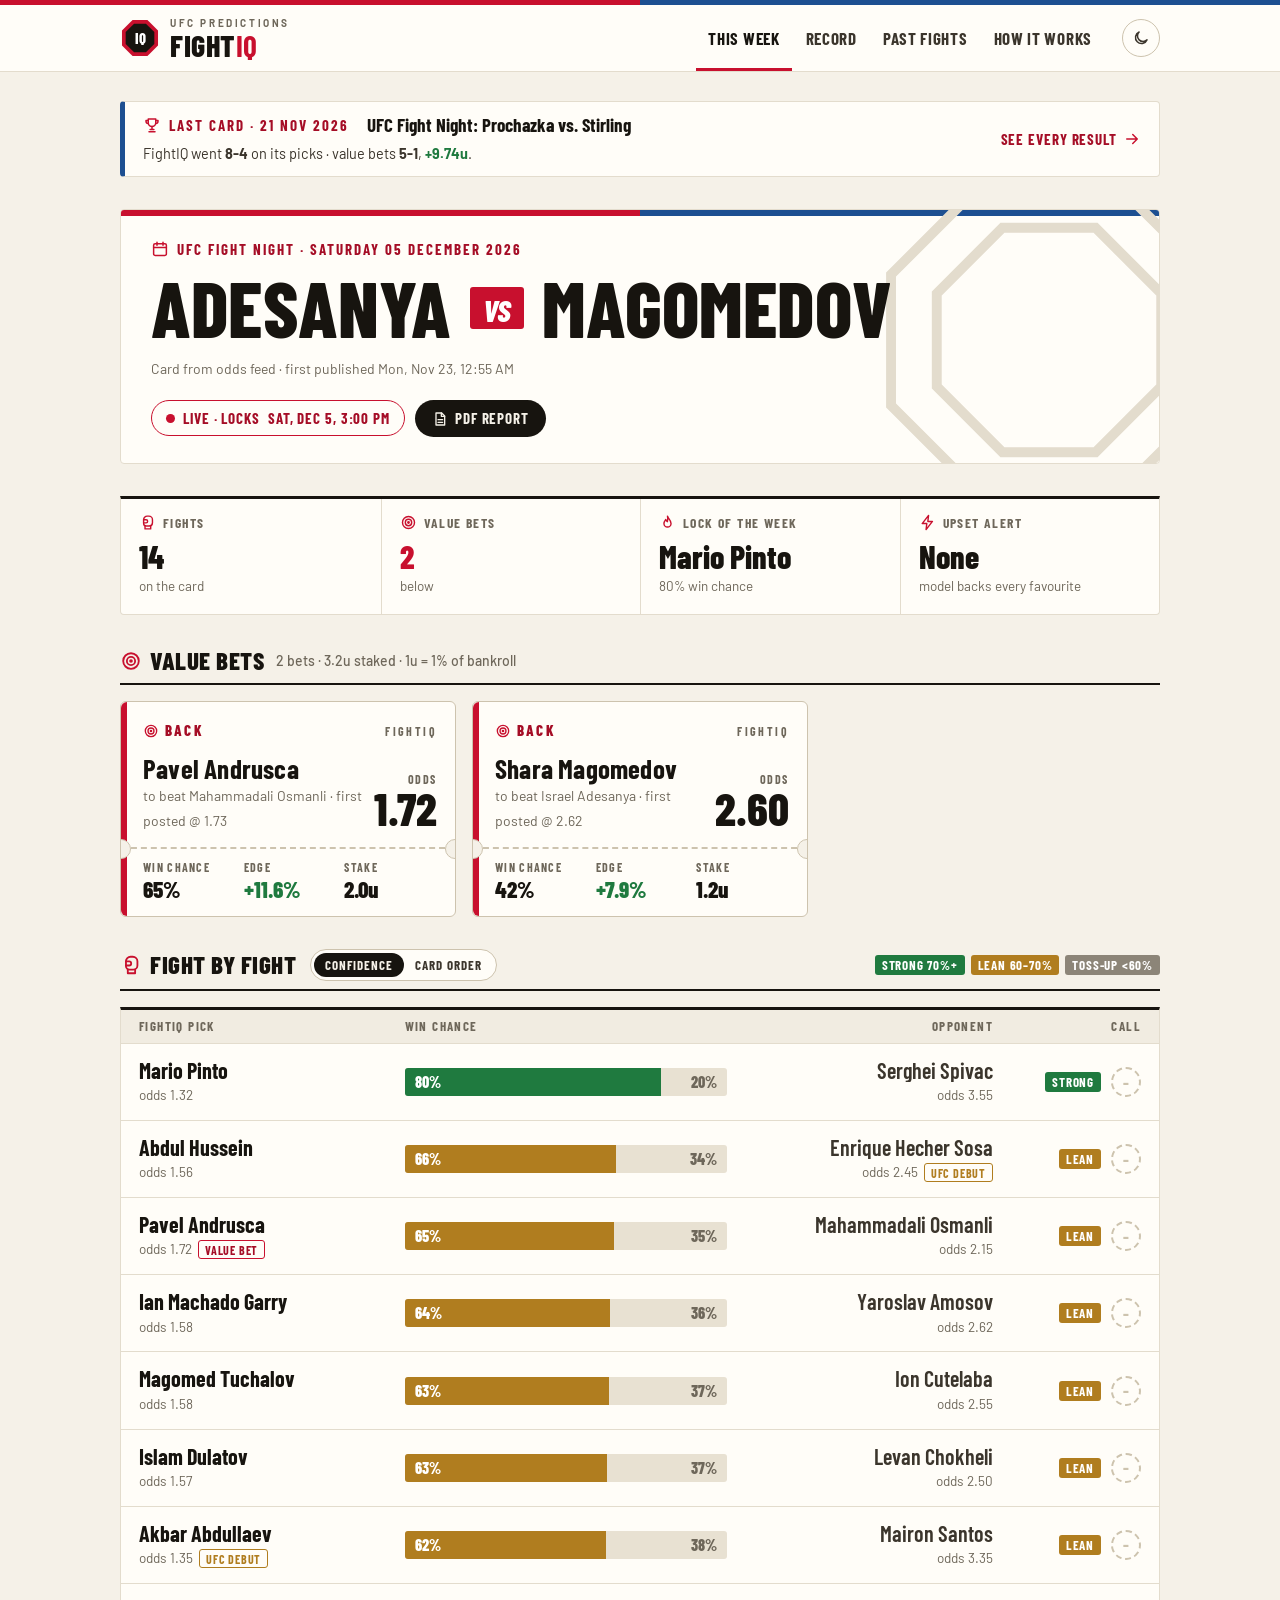
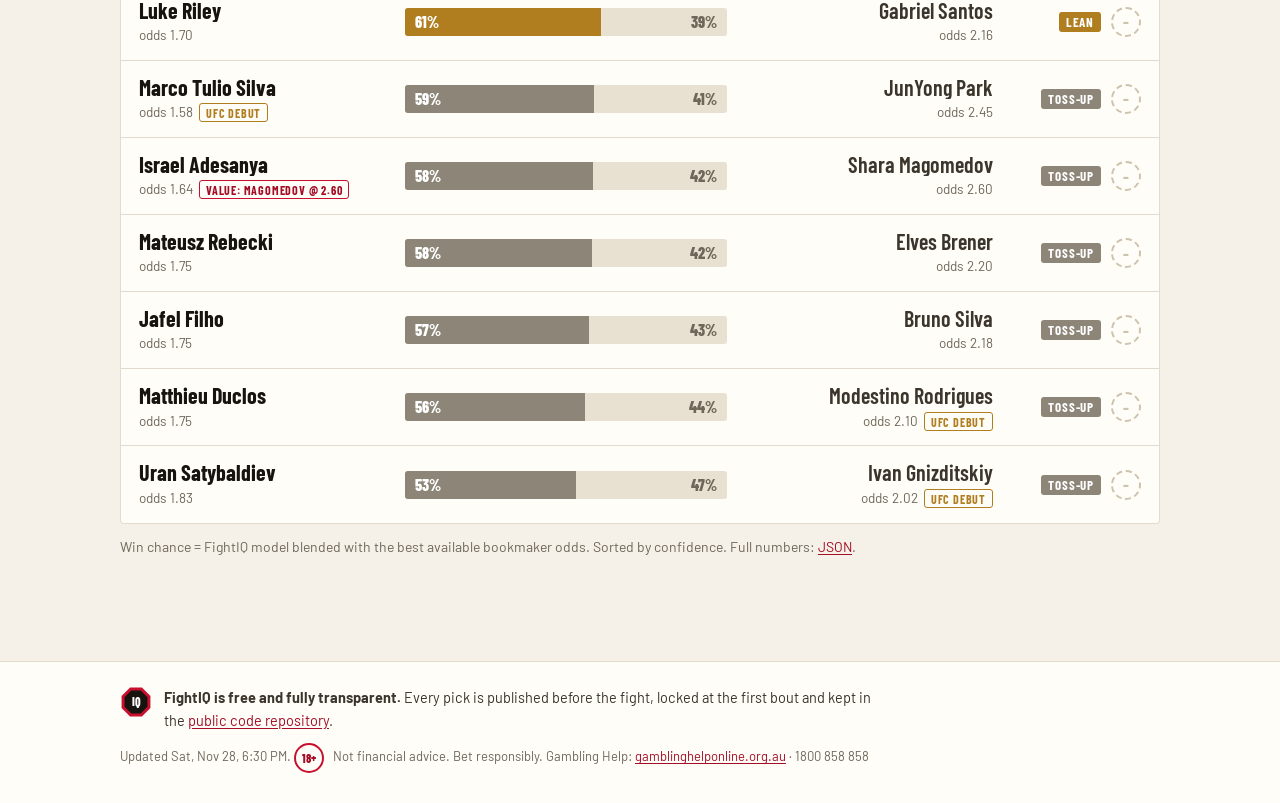
<file: site/index.html>
<!doctype html>
<html lang="en">
<head>
<meta charset="utf-8">
<meta name="viewport" content="width=device-width, initial-scale=1">
<title>This week · UFC FightIQ</title>
<meta name="description" content="UFC FightIQ: free, fully transparent UFC fight predictions, value bets and a public track record.">
<meta name="theme-color" content="#f5f1e8">
<link rel="icon" href="assets/logo.svg" type="image/svg+xml">
<link rel="preconnect" href="https://fonts.googleapis.com"><link rel="preconnect" href="https://fonts.gstatic.com" crossorigin>
<link rel="stylesheet" href="https://fonts.googleapis.com/css2?family=Barlow+Condensed:ital,wght@0,600;0,700;0,800;1,800&family=Barlow:wght@400;500;600;700&display=swap">
<link rel="stylesheet" href="assets/style.css?v=7cd8a8290e">
<script>try{var t=localStorage.getItem("fightiq-theme");if(t)document.documentElement.setAttribute("data-theme",t)}catch(e){}</script>
</head>
<body>
<header class="top">
  <div class="wrap top-in">
    <a class="brand" href="index.html" aria-label="FightIQ home"><svg class="logo" viewBox="0 0 40 40" aria-hidden="true"><polygon points="38.02,27.46 27.46,38.02 12.54,38.02 1.98,27.46 1.98,12.54 12.54,1.98 27.46,1.98 38.02,12.54" fill="#C8102E"/><polygon points="34.32,25.93 25.93,34.32 14.07,34.32 5.68,25.93 5.68,14.07 14.07,5.68 25.93,5.68 34.32,14.07" fill="#17140F"/><text x="20" y="25.6" text-anchor="middle" font-size="15" font-weight="800" fill="#fff" font-family="Barlow Condensed,Arial Narrow,Helvetica,sans-serif">IQ</text></svg><span class="word"><small>UFC predictions</small>FIGHT<b>IQ</b></span></a>
    <nav aria-label="Main"><a href="index.html" class="on" aria-current="page">This week</a><a href="record.html">Record</a><a href="search.html">Past fights</a><a href="model.html">How it works</a></nav>
    <button class="theme" type="button" aria-label="Switch light or dark mode"><span class="ico moon"><svg viewBox="0 0 24 24" aria-hidden="true"><path d="M20 14.5A8 8 0 1 1 9.5 4a6.5 6.5 0 0 0 10.5 10.5z"/></svg></span><span class="ico sun"><svg viewBox="0 0 24 24" aria-hidden="true"><circle cx="12" cy="12" r="4"/><path d="M12 2v2.5M12 19.5V22M4.9 4.9l1.8 1.8M17.3 17.3l1.8 1.8M2 12h2.5M19.5 12H22M4.9 19.1l1.8-1.8M17.3 6.7l1.8-1.8"/></svg></span></button>
  </div>
</header>
<main class="wrap">
<a class="lastcard" href="weeks/2026-11-21_UFC-Fight-Night-Prochazka-vs-Stirling.html"><span class="kicker"><span class="ico"><svg viewBox="0 0 24 24" aria-hidden="true"><path d="M7 4h10v5a5 5 0 0 1-10 0z"/><path d="M7 6H4v1a3 3 0 0 0 3 3M17 6h3v1a3 3 0 0 1-3 3M12 14v4M8 21h8M9.5 18h5"/></svg></span>Last card · 21 Nov 2026</span><b>UFC Fight Night: Prochazka vs. Stirling</b><span class="lc-line">FightIQ went <b>8-4</b> on its picks · value bets <b>5-1</b>, <b class="good">+9.74u</b>.</span><span class="lc-go">See every result <span class="ico"><svg viewBox="0 0 24 24" aria-hidden="true"><path d="M5 12h14M13 6l6 6-6 6"/></svg></span></span></a>
<section class="poster">
  <svg class="watermark" viewBox="0 0 40 40" aria-hidden="true"><polygon points="37.55,27.27 27.27,37.55 12.73,37.55 2.45,27.27 2.45,12.73 12.73,2.45 27.27,2.45 37.55,12.73"/><polygon points="32.47,25.17 25.17,32.47 14.83,32.47 7.53,25.17 7.53,14.83 14.83,7.53 25.17,7.53 32.47,14.83"/></svg>
  <div class="poster-copy">
    <p class="kicker"><span class="ico"><svg viewBox="0 0 24 24" aria-hidden="true"><rect x="3.5" y="5" width="17" height="15.5" rx="2"/><path d="M3.5 10h17M8 3v4M16 3v4"/></svg></span>UFC Fight Night · Saturday 05 December 2026</p>
    <h1 class="bout" aria-label="UFC Fight Night: Adesanya vs. Magomedov"><span>Adesanya</span><i>vs</i><span>Magomedov</span></h1>
    <p class="meta">Card from odds feed · first published
    <time datetime="2026-11-23T00:55:27+00:00">2026-11-23</time></p>
    
  </div>
  <div class="poster-side"><span class="status live"><span class="pulse"></span>Live · locks <time datetime="2026-12-05T15:00:00+00:00">2026-12-05 15:00 UTC</time></span><a class="btn" href="reports/2026-12-05_UFC-Fight-Night-Adesanya-vs-Magomedov.pdf"><span class="ico"><svg viewBox="0 0 24 24" aria-hidden="true"><path d="M6 3h8.5L19 7.5V21H6z"/><path d="M14 3v5h5M9 13h7M9 17h7"/></svg></span>PDF report</a></div>
</section><section class="board"><div class="cell"><span class="lbl"><span class="ico"><svg viewBox="0 0 24 24" aria-hidden="true"><path d="M6.5 12V8a5 5 0 0 1 5-5H14a5 5 0 0 1 5 5v4.5a4.5 4.5 0 0 1-4.5 4.5h-4A4 4 0 0 1 6.5 13z"/><path d="M6.5 12.5H10a2.2 2.2 0 0 0 0-4.4H6.5"/><path d="M8.5 17v4h8v-4"/></svg></span>Fights</span><strong class="val">14</strong><span class="sub">on the card</span></div><div class="cell"><span class="lbl"><span class="ico"><svg viewBox="0 0 24 24" aria-hidden="true"><circle cx="12" cy="12" r="8.5"/><circle cx="12" cy="12" r="4.5"/><circle cx="12" cy="12" r="1" fill="currentColor"/></svg></span>Value bets</span><strong class="val accent">2</strong><span class="sub">below</span></div><div class="cell"><span class="lbl"><span class="ico"><svg viewBox="0 0 24 24" aria-hidden="true"><path d="M12 3c.6 3.4 5 5.6 5 10.4a5 5 0 0 1-10 0c0-2.6 1.6-4.3 2.6-5.7.4 1.7 1.2 2.7 2.2 3.2.7-2.4.8-5 .2-7.9z"/></svg></span>Lock of the week</span><strong class="val">Mario Pinto</strong><span class="sub">80% win chance</span></div><div class="cell"><span class="lbl"><span class="ico"><svg viewBox="0 0 24 24" aria-hidden="true"><path d="M13.5 2 4.5 13.5h6.5L10 22l9-11.5h-6.5z"/></svg></span>Upset alert</span><strong class="val">None</strong><span class="sub">model backs every favourite</span></div></section>
<section><h2><span class="ico"><svg viewBox="0 0 24 24" aria-hidden="true"><circle cx="12" cy="12" r="8.5"/><circle cx="12" cy="12" r="4.5"/><circle cx="12" cy="12" r="1" fill="currentColor"/></svg></span>Value bets<span class="h2-note">2 bets · 3.2u staked · 1u = 1% of bankroll</span></h2><div class="slips"><article class="slip">
  <div class="slip-top"><span class="stamp"><span class="ico"><svg viewBox="0 0 24 24" aria-hidden="true"><circle cx="12" cy="12" r="8.5"/><circle cx="12" cy="12" r="4.5"/><circle cx="12" cy="12" r="1" fill="currentColor"/></svg></span>Back</span><span class="slip-id">FightIQ</span></div>
  <div class="slip-main"><div><h3>Pavel Andrusca</h3><small>to beat Mahammadali Osmanli · first posted @ 1.73</small></div>
  <div class="odds"><span>Odds</span><strong>1.72</strong></div></div>
  <div class="perf" aria-hidden="true"></div>
  <dl class="slip-stats"><div><dt>Win chance</dt><dd>65%</dd></div>
  <div><dt>Edge</dt><dd class="good">+11.6%</dd></div><div><dt>Stake</dt><dd>2.0u</dd></div></dl>
</article><article class="slip">
  <div class="slip-top"><span class="stamp"><span class="ico"><svg viewBox="0 0 24 24" aria-hidden="true"><circle cx="12" cy="12" r="8.5"/><circle cx="12" cy="12" r="4.5"/><circle cx="12" cy="12" r="1" fill="currentColor"/></svg></span>Back</span><span class="slip-id">FightIQ</span></div>
  <div class="slip-main"><div><h3>Shara Magomedov</h3><small>to beat Israel Adesanya · first posted @ 2.62</small></div>
  <div class="odds"><span>Odds</span><strong>2.60</strong></div></div>
  <div class="perf" aria-hidden="true"></div>
  <dl class="slip-stats"><div><dt>Win chance</dt><dd>42%</dd></div>
  <div><dt>Edge</dt><dd class="good">+7.9%</dd></div><div><dt>Stake</dt><dd>1.2u</dd></div></dl>
</article></div></section>
<section>
  <h2><span class="ico"><svg viewBox="0 0 24 24" aria-hidden="true"><path d="M6.5 12V8a5 5 0 0 1 5-5H14a5 5 0 0 1 5 5v4.5a4.5 4.5 0 0 1-4.5 4.5h-4A4 4 0 0 1 6.5 13z"/><path d="M6.5 12.5H10a2.2 2.2 0 0 0 0-4.4H6.5"/><path d="M8.5 17v4h8v-4"/></svg></span>Fight by fight <span class="sort" role="group" aria-label="Order fights by"><button type="button" class="sort-btn" data-sort="conf" aria-pressed="true">Confidence</button><button type="button" class="sort-btn" data-sort="card" aria-pressed="false">Card order</button></span><span class="legend"><span class="tier strong">Strong 70%+</span><span class="tier lean">Lean 60–70%</span><span class="tier toss">Toss-up &lt;60%</span></span></h2>
  <div class="tape" role="table" aria-label="FightIQ picks for every fight" data-sort="conf">
    <div class="bout-row tape-head" role="row"><span role="columnheader">FightIQ pick</span><span role="columnheader">Win chance</span>
    <span role="columnheader">Opponent</span><span role="columnheader">Call</span></div>
    <div class="bout-row" role="row" data-card="3" data-p="0.7954">
  <div class="corner pick" role="cell"><b>Mario Pinto</b><small>odds 1.32</small></div>
  <div class="split" role="cell" data-tip="Mario Pinto: 79.5% · model 79.0% · bookies 74.3%"><span class="seg strong" style="width:79.5%">80%</span><span class="seg opp">20%</span></div>
  <div class="corner opp" role="cell"><b>Serghei Spivac</b><small>odds 3.55</small></div>
  <div class="call" role="cell"><span class="tier strong">Strong</span><span class="res pending" title="Result not in yet">–</span></div>
</div><div class="bout-row" role="row" data-card="12" data-p="0.6562">
  <div class="corner pick" role="cell"><b>Abdul Hussein</b><small>odds 1.56</small></div>
  <div class="split" role="cell" data-tip="Abdul Hussein: 65.6% · model 66.4% · bookies 61.9%"><span class="seg lean" style="width:65.6%">66%</span><span class="seg opp">34%</span></div>
  <div class="corner opp" role="cell"><b>Enrique Hecher Sosa</b><small>odds 2.45<span class="tag">UFC debut</span></small></div>
  <div class="call" role="cell"><span class="tier lean">Lean</span><span class="res pending" title="Result not in yet">–</span></div>
</div><div class="bout-row" role="row" data-card="10" data-p="0.6486">
  <div class="corner pick" role="cell"><b>Pavel Andrusca</b><small>odds 1.72<span class="tag accent">Value bet</span></small></div>
  <div class="split" role="cell" data-tip="Pavel Andrusca: 64.9% · model 78.2% · bookies 56.0%"><span class="seg lean" style="width:64.9%">65%</span><span class="seg opp">35%</span></div>
  <div class="corner opp" role="cell"><b>Mahammadali Osmanli</b><small>odds 2.15</small></div>
  <div class="call" role="cell"><span class="tier lean">Lean</span><span class="res pending" title="Result not in yet">–</span></div>
</div><div class="bout-row" role="row" data-card="2" data-p="0.6360">
  <div class="corner pick" role="cell"><b>Ian Machado Garry</b><small>odds 1.58<span class="slot">Co-main</span></small></div>
  <div class="split" role="cell" data-tip="Ian Machado Garry: 63.6% · model 57.8% · bookies 62.6%"><span class="seg lean" style="width:63.6%">64%</span><span class="seg opp">36%</span></div>
  <div class="corner opp" role="cell"><b>Yaroslav Amosov</b><small>odds 2.62</small></div>
  <div class="call" role="cell"><span class="tier lean">Lean</span><span class="res pending" title="Result not in yet">–</span></div>
</div><div class="bout-row" role="row" data-card="6" data-p="0.6337">
  <div class="corner pick" role="cell"><b>Magomed Tuchalov</b><small>odds 1.58</small></div>
  <div class="split" role="cell" data-tip="Magomed Tuchalov: 63.4% · model 58.4% · bookies 62.2%"><span class="seg lean" style="width:63.4%">63%</span><span class="seg opp">37%</span></div>
  <div class="corner opp" role="cell"><b>Ion Cutelaba</b><small>odds 2.55</small></div>
  <div class="call" role="cell"><span class="tier lean">Lean</span><span class="res pending" title="Result not in yet">–</span></div>
</div><div class="bout-row" role="row" data-card="4" data-p="0.6272">
  <div class="corner pick" role="cell"><b>Islam Dulatov</b><small>odds 1.57</small></div>
  <div class="split" role="cell" data-tip="Islam Dulatov: 62.7% · model 56.5% · bookies 62.1%"><span class="seg lean" style="width:62.7%">63%</span><span class="seg opp">37%</span></div>
  <div class="corner opp" role="cell"><b>Levan Chokheli</b><small>odds 2.50</small></div>
  <div class="call" role="cell"><span class="tier lean">Lean</span><span class="res pending" title="Result not in yet">–</span></div>
</div><div class="bout-row" role="row" data-card="5" data-p="0.6225">
  <div class="corner pick" role="cell"><b>Akbar Abdullaev</b><small>odds 1.35<span class="tag">UFC debut</span></small></div>
  <div class="split" role="cell" data-tip="Akbar Abdullaev: 62.3% · model 23.9% · bookies 72.5%"><span class="seg lean" style="width:62.3%">62%</span><span class="seg opp">38%</span></div>
  <div class="corner opp" role="cell"><b>Mairon Santos</b><small>odds 3.35</small></div>
  <div class="call" role="cell"><span class="tier lean">Lean</span><span class="res pending" title="Result not in yet">–</span></div>
</div><div class="bout-row" role="row" data-card="13" data-p="0.6069">
  <div class="corner pick" role="cell"><b>Luke Riley</b><small>odds 1.70</small></div>
  <div class="split" role="cell" data-tip="Luke Riley: 60.7% · model 65.8% · bookies 56.4%"><span class="seg lean" style="width:60.7%">61%</span><span class="seg opp">39%</span></div>
  <div class="corner opp" role="cell"><b>Gabriel Santos</b><small>odds 2.16</small></div>
  <div class="call" role="cell"><span class="tier lean">Lean</span><span class="res pending" title="Result not in yet">–</span></div>
</div><div class="bout-row" role="row" data-card="9" data-p="0.5855">
  <div class="corner pick" role="cell"><b>Marco Tulio Silva</b><small>odds 1.58<span class="tag">UFC debut</span></small></div>
  <div class="split" role="cell" data-tip="Marco Tulio Silva: 58.6% · model 44.5% · bookies 61.5%"><span class="seg toss" style="width:58.6%">59%</span><span class="seg opp">41%</span></div>
  <div class="corner opp" role="cell"><b>JunYong Park</b><small>odds 2.45</small></div>
  <div class="call" role="cell"><span class="tier toss">Toss-up</span><span class="res pending" title="Result not in yet">–</span></div>
</div><div class="bout-row" role="row" data-card="1" data-p="0.5848">
  <div class="corner pick" role="cell"><b>Israel Adesanya</b><small>odds 1.64<span class="slot">Main event</span><span class="tag accent">Value: Magomedov @ 2.60</span></small></div>
  <div class="split" role="cell" data-tip="Israel Adesanya: 58.5% · model 45.0% · bookies 61.2%"><span class="seg toss" style="width:58.5%">58%</span><span class="seg opp">42%</span></div>
  <div class="corner opp" role="cell"><b>Shara Magomedov</b><small>odds 2.60</small></div>
  <div class="call" role="cell"><span class="tier toss">Toss-up</span><span class="res pending" title="Result not in yet">–</span></div>
</div><div class="bout-row" role="row" data-card="14" data-p="0.5825">
  <div class="corner pick" role="cell"><b>Mateusz Rebecki</b><small>odds 1.75</small></div>
  <div class="split" role="cell" data-tip="Mateusz Rebecki: 58.2% · model 59.6% · bookies 55.9%"><span class="seg toss" style="width:58.2%">58%</span><span class="seg opp">42%</span></div>
  <div class="corner opp" role="cell"><b>Elves Brener</b><small>odds 2.20</small></div>
  <div class="call" role="cell"><span class="tier toss">Toss-up</span><span class="res pending" title="Result not in yet">–</span></div>
</div><div class="bout-row" role="row" data-card="7" data-p="0.5722">
  <div class="corner pick" role="cell"><b>Jafel Filho</b><small>odds 1.75</small></div>
  <div class="split" role="cell" data-tip="Jafel Filho: 57.2% · model 56.9% · bookies 55.7%"><span class="seg toss" style="width:57.2%">57%</span><span class="seg opp">43%</span></div>
  <div class="corner opp" role="cell"><b>Bruno Silva</b><small>odds 2.18</small></div>
  <div class="call" role="cell"><span class="tier toss">Toss-up</span><span class="res pending" title="Result not in yet">–</span></div>
</div><div class="bout-row" role="row" data-card="11" data-p="0.5584">
  <div class="corner pick" role="cell"><b>Matthieu Duclos</b><small>odds 1.75</small></div>
  <div class="split" role="cell" data-tip="Matthieu Duclos: 55.8% · model 54.8% · bookies 54.9%"><span class="seg toss" style="width:55.8%">56%</span><span class="seg opp">44%</span></div>
  <div class="corner opp" role="cell"><b>Modestino Rodrigues</b><small>odds 2.10<span class="tag">UFC debut</span></small></div>
  <div class="call" role="cell"><span class="tier toss">Toss-up</span><span class="res pending" title="Result not in yet">–</span></div>
</div><div class="bout-row" role="row" data-card="8" data-p="0.5313">
  <div class="corner pick" role="cell"><b>Uran Satybaldiev</b><small>odds 1.83</small></div>
  <div class="split" role="cell" data-tip="Uran Satybaldiev: 53.1% · model 52.5% · bookies 52.6%"><span class="seg toss" style="width:53.1%">53%</span><span class="seg opp">47%</span></div>
  <div class="corner opp" role="cell"><b>Ivan Gnizditskiy</b><small>odds 2.02<span class="tag">UFC debut</span></small></div>
  <div class="call" role="cell"><span class="tier toss">Toss-up</span><span class="res pending" title="Result not in yet">–</span></div>
</div>
  </div>
  <p class="note">Win chance = FightIQ model blended with the best available bookmaker odds. <span class="sort-note">Sorted by confidence.</span> Full numbers: <a href="data/weeks/2026-12-05_UFC-Fight-Night-Adesanya-vs-Magomedov.json">JSON</a>.</p>
</section>
</main>
<footer class="foot">
  <div class="wrap foot-in">
    <div class="foot-brand"><svg class="logo" viewBox="0 0 40 40" aria-hidden="true"><polygon points="38.02,27.46 27.46,38.02 12.54,38.02 1.98,27.46 1.98,12.54 12.54,1.98 27.46,1.98 38.02,12.54" fill="#C8102E"/><polygon points="34.32,25.93 25.93,34.32 14.07,34.32 5.68,25.93 5.68,14.07 14.07,5.68 25.93,5.68 34.32,14.07" fill="#17140F"/><text x="20" y="25.6" text-anchor="middle" font-size="15" font-weight="800" fill="#fff" font-family="Barlow Condensed,Arial Narrow,Helvetica,sans-serif">IQ</text></svg><p><b>FightIQ is free and fully transparent.</b> Every pick is published before the fight,
    locked at the first bout and kept in the <a href="https://github.com/johnthewizwe23/FightIQ">public code repository</a>.</p></div>
    <p class="foot-small">Updated <time datetime="2026-11-28T18:30:10+00:00">2026-11-28 18:30 UTC</time>. <span class="age">18+</span> Not financial advice. Bet responsibly. Gambling Help:
    <a href="https://www.gamblinghelponline.org.au">gamblinghelponline.org.au</a> · 1800 858 858</p>
  </div>
</footer>
<script src="assets/app.js?v=45d0e978c8"></script>
</body>
</html>
</file>
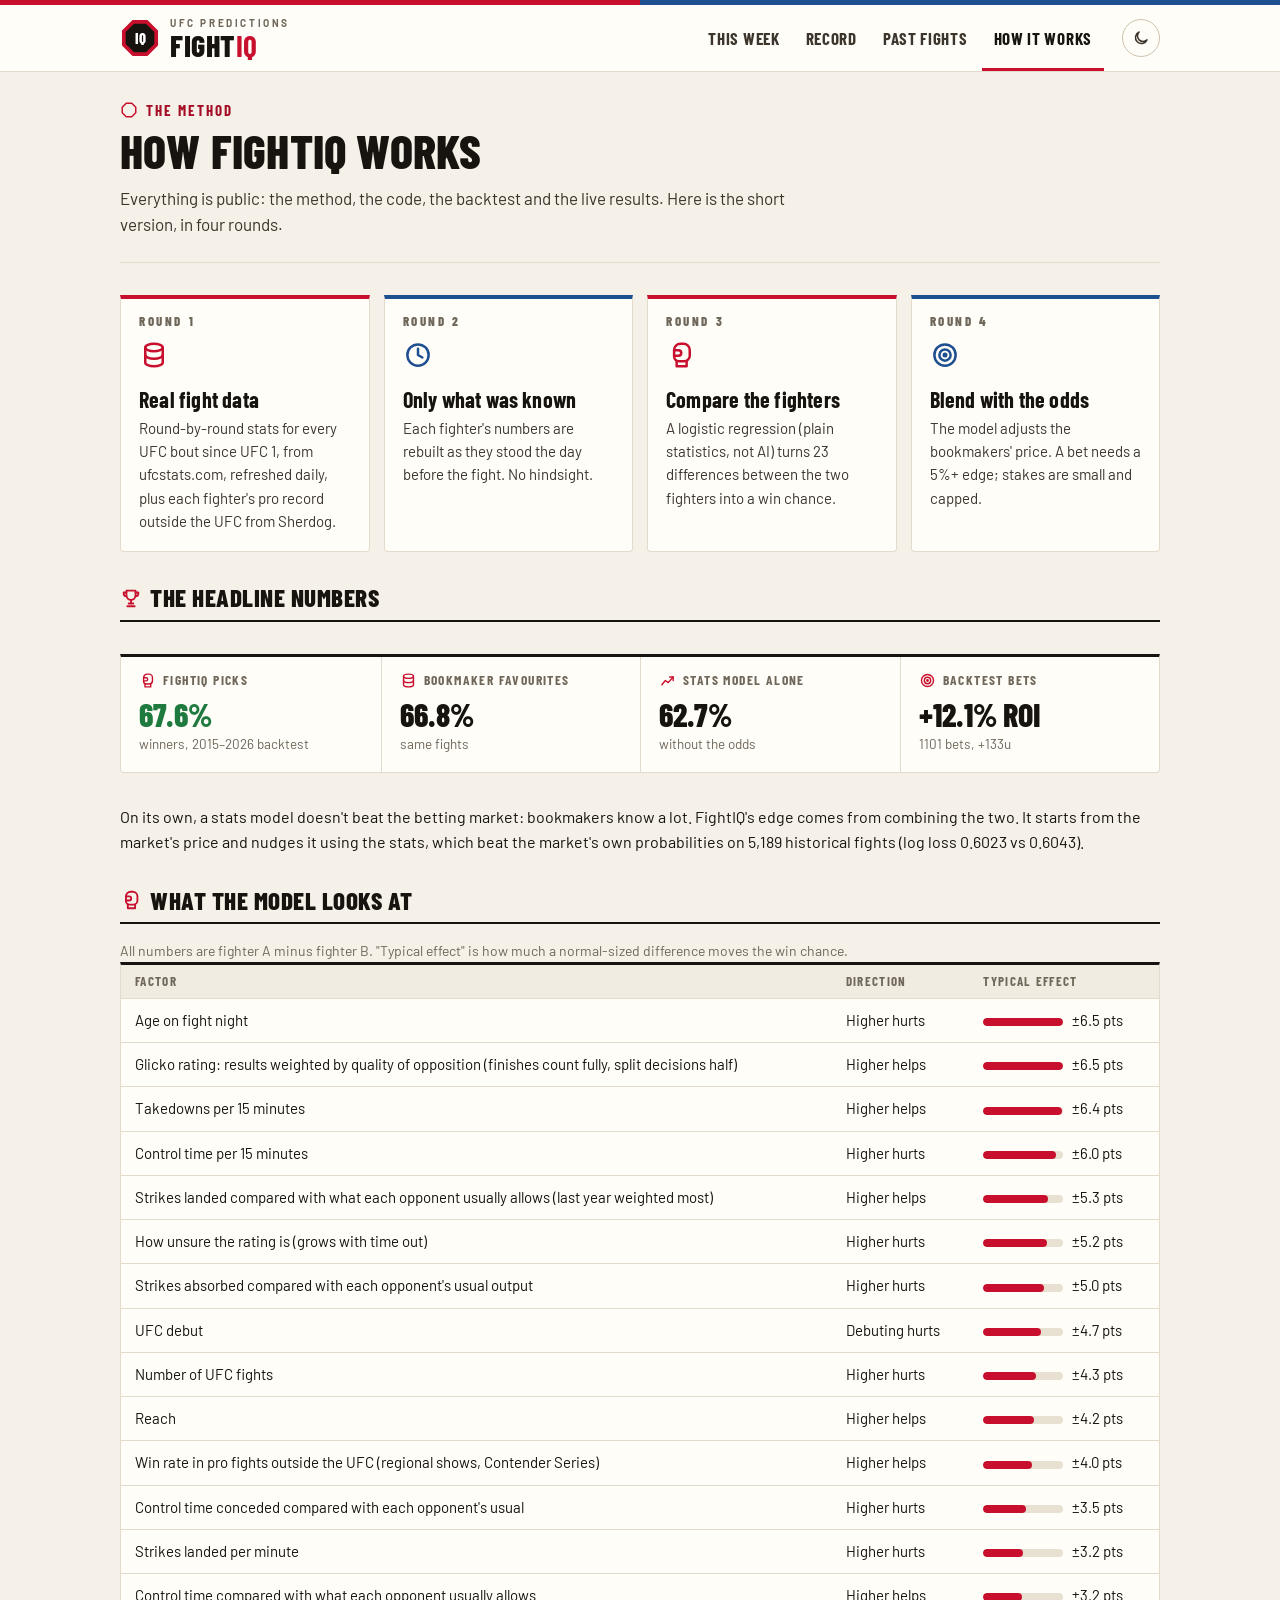
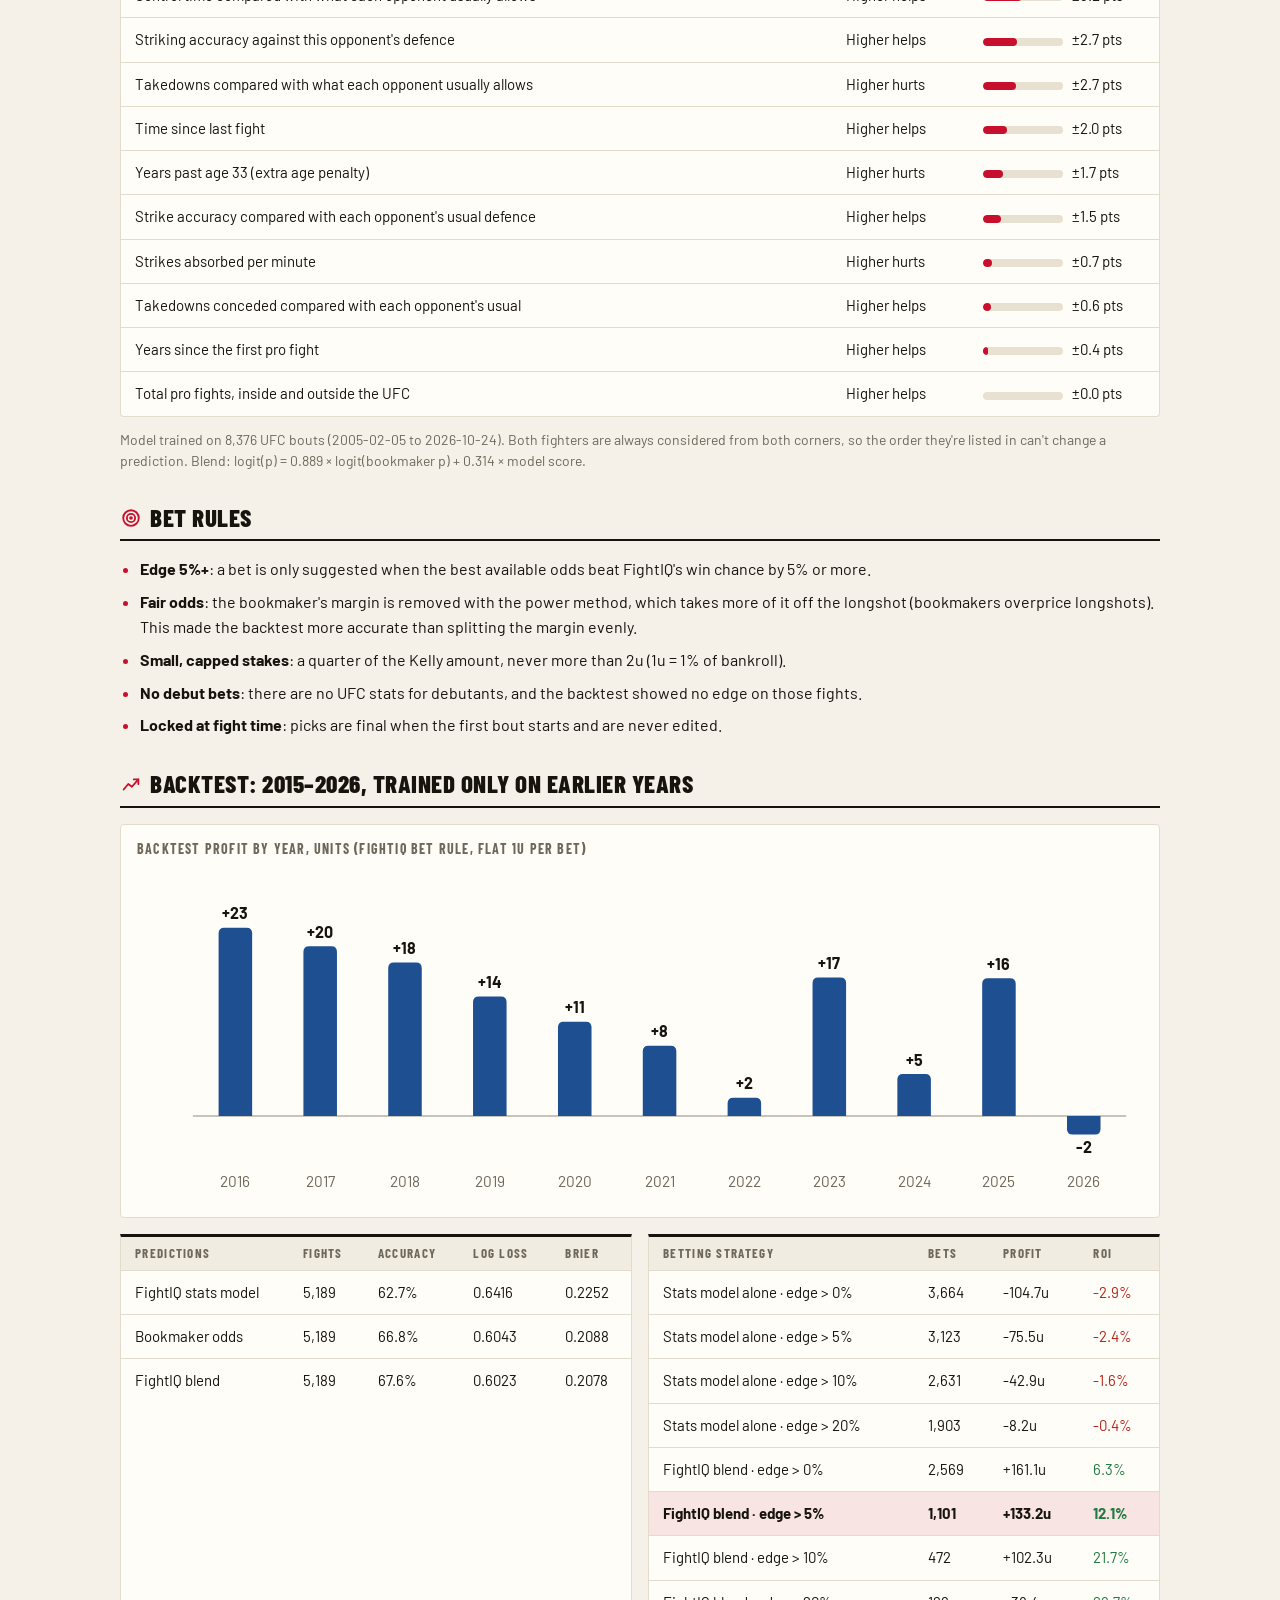
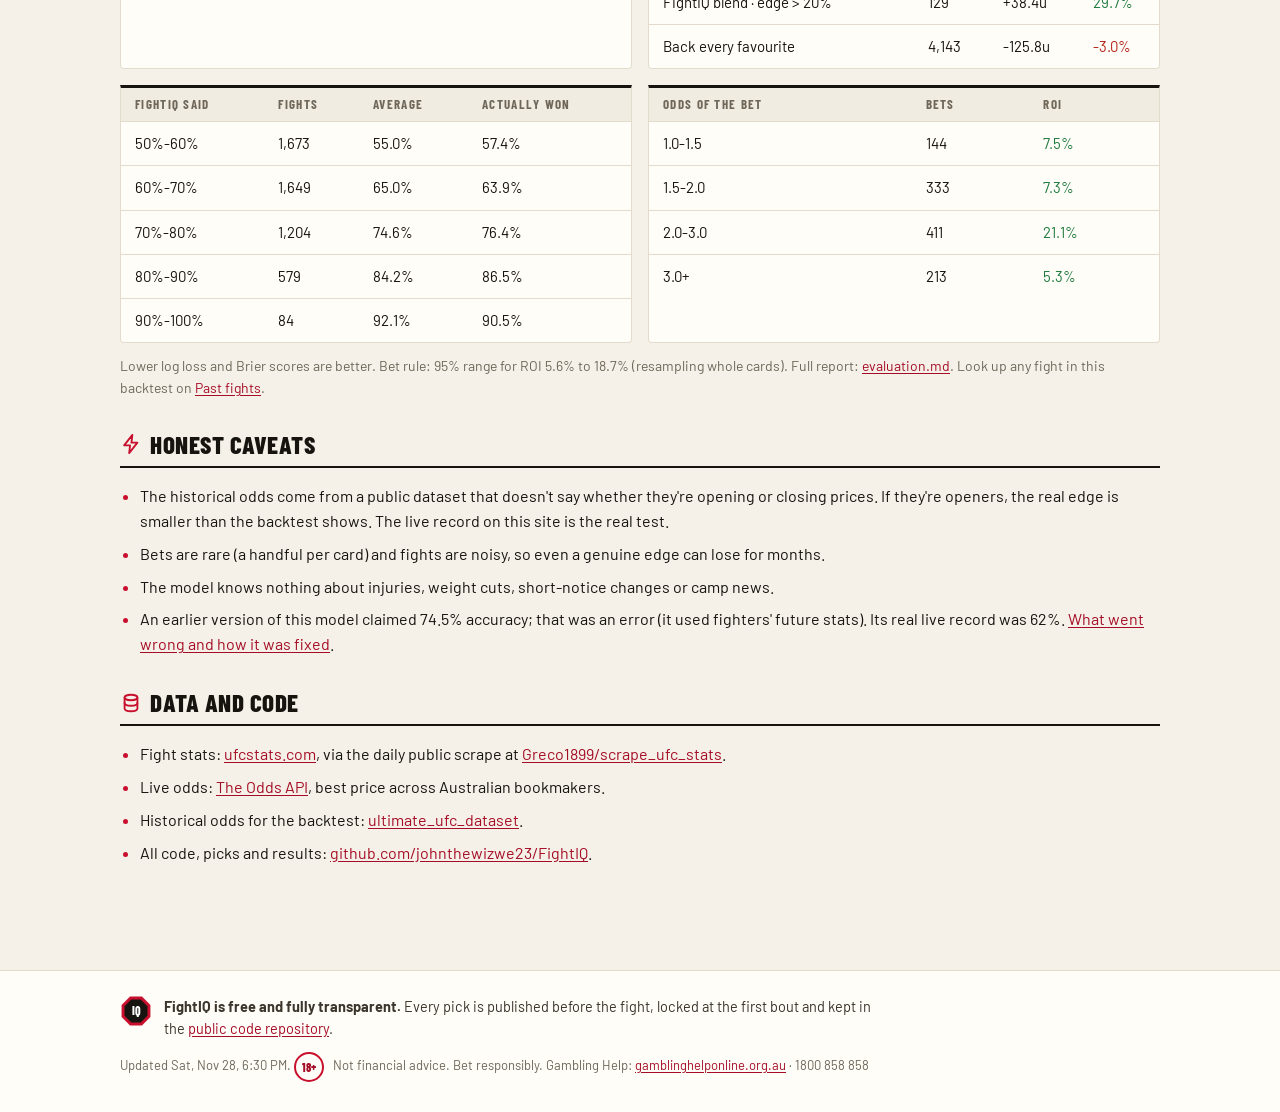
<file: site/model.html>
<!doctype html>
<html lang="en">
<head>
<meta charset="utf-8">
<meta name="viewport" content="width=device-width, initial-scale=1">
<title>How it works · UFC FightIQ</title>
<meta name="description" content="UFC FightIQ: free, fully transparent UFC fight predictions, value bets and a public track record.">
<meta name="theme-color" content="#f5f1e8">
<link rel="icon" href="assets/logo.svg" type="image/svg+xml">
<link rel="preconnect" href="https://fonts.googleapis.com"><link rel="preconnect" href="https://fonts.gstatic.com" crossorigin>
<link rel="stylesheet" href="https://fonts.googleapis.com/css2?family=Barlow+Condensed:ital,wght@0,600;0,700;0,800;1,800&family=Barlow:wght@400;500;600;700&display=swap">
<link rel="stylesheet" href="assets/style.css?v=7cd8a8290e">
<script>try{var t=localStorage.getItem("fightiq-theme");if(t)document.documentElement.setAttribute("data-theme",t)}catch(e){}</script>
</head>
<body>
<header class="top">
  <div class="wrap top-in">
    <a class="brand" href="index.html" aria-label="FightIQ home"><svg class="logo" viewBox="0 0 40 40" aria-hidden="true"><polygon points="38.02,27.46 27.46,38.02 12.54,38.02 1.98,27.46 1.98,12.54 12.54,1.98 27.46,1.98 38.02,12.54" fill="#C8102E"/><polygon points="34.32,25.93 25.93,34.32 14.07,34.32 5.68,25.93 5.68,14.07 14.07,5.68 25.93,5.68 34.32,14.07" fill="#17140F"/><text x="20" y="25.6" text-anchor="middle" font-size="15" font-weight="800" fill="#fff" font-family="Barlow Condensed,Arial Narrow,Helvetica,sans-serif">IQ</text></svg><span class="word"><small>UFC predictions</small>FIGHT<b>IQ</b></span></a>
    <nav aria-label="Main"><a href="index.html">This week</a><a href="record.html">Record</a><a href="search.html">Past fights</a><a href="model.html" class="on" aria-current="page">How it works</a></nav>
    <button class="theme" type="button" aria-label="Switch light or dark mode"><span class="ico moon"><svg viewBox="0 0 24 24" aria-hidden="true"><path d="M20 14.5A8 8 0 1 1 9.5 4a6.5 6.5 0 0 0 10.5 10.5z"/></svg></span><span class="ico sun"><svg viewBox="0 0 24 24" aria-hidden="true"><circle cx="12" cy="12" r="4"/><path d="M12 2v2.5M12 19.5V22M4.9 4.9l1.8 1.8M17.3 17.3l1.8 1.8M2 12h2.5M19.5 12H22M4.9 19.1l1.8-1.8M17.3 6.7l1.8-1.8"/></svg></span></button>
  </div>
</header>
<main class="wrap">

<section class="hero"><div><p class="kicker"><span class="ico"><svg viewBox="0 0 24 24" aria-hidden="true"><polygon points="8.3,3 15.7,3 21,8.3 21,15.7 15.7,21 8.3,21 3,15.7 3,8.3"/></svg></span>The method</p><h1>How FightIQ works</h1><p class="lede">Everything is public: the method, the code, the backtest and the live results. Here is the short version, in four rounds.</p></div></section>
<section class="rounds"><div class="round"><span class="rnum">Round 1</span><span class="ico"><svg viewBox="0 0 24 24" aria-hidden="true"><ellipse cx="12" cy="6" rx="7" ry="3"/><path d="M5 6v6c0 1.7 3.1 3 7 3s7-1.3 7-3V6"/><path d="M5 12v6c0 1.7 3.1 3 7 3s7-1.3 7-3v-6"/></svg></span><h3>Real fight data</h3><p>Round-by-round stats for every UFC bout since UFC 1, from ufcstats.com, refreshed daily, plus each fighter&#x27;s pro record outside the UFC from Sherdog.</p></div><div class="round"><span class="rnum">Round 2</span><span class="ico"><svg viewBox="0 0 24 24" aria-hidden="true"><circle cx="12" cy="12" r="8.5"/><path d="M12 7v5l3.5 2"/></svg></span><h3>Only what was known</h3><p>Each fighter&#x27;s numbers are rebuilt as they stood the day before the fight. No hindsight.</p></div><div class="round"><span class="rnum">Round 3</span><span class="ico"><svg viewBox="0 0 24 24" aria-hidden="true"><path d="M6.5 12V8a5 5 0 0 1 5-5H14a5 5 0 0 1 5 5v4.5a4.5 4.5 0 0 1-4.5 4.5h-4A4 4 0 0 1 6.5 13z"/><path d="M6.5 12.5H10a2.2 2.2 0 0 0 0-4.4H6.5"/><path d="M8.5 17v4h8v-4"/></svg></span><h3>Compare the fighters</h3><p>A logistic regression (plain statistics, not AI) turns 23 differences between the two fighters into a win chance.</p></div><div class="round"><span class="rnum">Round 4</span><span class="ico"><svg viewBox="0 0 24 24" aria-hidden="true"><circle cx="12" cy="12" r="8.5"/><circle cx="12" cy="12" r="4.5"/><circle cx="12" cy="12" r="1" fill="currentColor"/></svg></span><h3>Blend with the odds</h3><p>The model adjusts the bookmakers&#x27; price. A bet needs a 5%+ edge; stakes are small and capped.</p></div></section>

<section><h2><span class="ico"><svg viewBox="0 0 24 24" aria-hidden="true"><path d="M7 4h10v5a5 5 0 0 1-10 0z"/><path d="M7 6H4v1a3 3 0 0 0 3 3M17 6h3v1a3 3 0 0 1-3 3M12 14v4M8 21h8M9.5 18h5"/></svg></span>The headline numbers</h2>
<section class="board"><div class="cell"><span class="lbl"><span class="ico"><svg viewBox="0 0 24 24" aria-hidden="true"><path d="M6.5 12V8a5 5 0 0 1 5-5H14a5 5 0 0 1 5 5v4.5a4.5 4.5 0 0 1-4.5 4.5h-4A4 4 0 0 1 6.5 13z"/><path d="M6.5 12.5H10a2.2 2.2 0 0 0 0-4.4H6.5"/><path d="M8.5 17v4h8v-4"/></svg></span>FightIQ picks</span><strong class="val good">67.6%</strong><span class="sub">winners, 2015–2026 backtest</span></div><div class="cell"><span class="lbl"><span class="ico"><svg viewBox="0 0 24 24" aria-hidden="true"><ellipse cx="12" cy="6" rx="7" ry="3"/><path d="M5 6v6c0 1.7 3.1 3 7 3s7-1.3 7-3V6"/><path d="M5 12v6c0 1.7 3.1 3 7 3s7-1.3 7-3v-6"/></svg></span>Bookmaker favourites</span><strong class="val">66.8%</strong><span class="sub">same fights</span></div><div class="cell"><span class="lbl"><span class="ico"><svg viewBox="0 0 24 24" aria-hidden="true"><path d="M4 18 9 12l4 3 7-8"/><path d="M15 7h5v5"/></svg></span>Stats model alone</span><strong class="val">62.7%</strong><span class="sub">without the odds</span></div><div class="cell"><span class="lbl"><span class="ico"><svg viewBox="0 0 24 24" aria-hidden="true"><circle cx="12" cy="12" r="8.5"/><circle cx="12" cy="12" r="4.5"/><circle cx="12" cy="12" r="1" fill="currentColor"/></svg></span>Backtest bets</span><strong class="val">+12.1% ROI</strong><span class="sub">1101 bets, +133u</span></div></section>
<p>On its own, a stats model doesn't beat the betting market: bookmakers know a lot. FightIQ's edge comes from combining the two.
It starts from the market's price and nudges it using the stats, which beat the market's own probabilities on
5,189 historical fights (log loss 0.6023 vs 0.6043).</p></section>

<section><h2><span class="ico"><svg viewBox="0 0 24 24" aria-hidden="true"><path d="M6.5 12V8a5 5 0 0 1 5-5H14a5 5 0 0 1 5 5v4.5a4.5 4.5 0 0 1-4.5 4.5h-4A4 4 0 0 1 6.5 13z"/><path d="M6.5 12.5H10a2.2 2.2 0 0 0 0-4.4H6.5"/><path d="M8.5 17v4h8v-4"/></svg></span>What the model looks at</h2>
<p class="note">All numbers are fighter A minus fighter B. "Typical effect" is how much a normal-sized difference moves the win chance.</p>
<div class="tablewrap"><table><thead><tr><th>Factor</th><th>Direction</th><th>Typical effect</th></tr></thead><tbody><tr><td>Age on fight night</td><td>Higher hurts</td><td><span class="mini"><span style="width:100%"></span></span> ±6.5 pts</td></tr><tr><td>Glicko rating: results weighted by quality of opposition (finishes count fully, split decisions half)</td><td>Higher helps</td><td><span class="mini"><span style="width:100%"></span></span> ±6.5 pts</td></tr><tr><td>Takedowns per 15 minutes</td><td>Higher helps</td><td><span class="mini"><span style="width:98%"></span></span> ±6.4 pts</td></tr><tr><td>Control time per 15 minutes</td><td>Higher hurts</td><td><span class="mini"><span style="width:91%"></span></span> ±6.0 pts</td></tr><tr><td>Strikes landed compared with what each opponent usually allows (last year weighted most)</td><td>Higher helps</td><td><span class="mini"><span style="width:81%"></span></span> ±5.3 pts</td></tr><tr><td>How unsure the rating is (grows with time out)</td><td>Higher hurts</td><td><span class="mini"><span style="width:79%"></span></span> ±5.2 pts</td></tr><tr><td>Strikes absorbed compared with each opponent&#x27;s usual output</td><td>Higher hurts</td><td><span class="mini"><span style="width:76%"></span></span> ±5.0 pts</td></tr><tr><td>UFC debut</td><td>Debuting hurts</td><td><span class="mini"><span style="width:72%"></span></span> ±4.7 pts</td></tr><tr><td>Number of UFC fights</td><td>Higher hurts</td><td><span class="mini"><span style="width:66%"></span></span> ±4.3 pts</td></tr><tr><td>Reach</td><td>Higher helps</td><td><span class="mini"><span style="width:63%"></span></span> ±4.2 pts</td></tr><tr><td>Win rate in pro fights outside the UFC (regional shows, Contender Series)</td><td>Higher helps</td><td><span class="mini"><span style="width:61%"></span></span> ±4.0 pts</td></tr><tr><td>Control time conceded compared with each opponent&#x27;s usual</td><td>Higher hurts</td><td><span class="mini"><span style="width:53%"></span></span> ±3.5 pts</td></tr><tr><td>Strikes landed per minute</td><td>Higher hurts</td><td><span class="mini"><span style="width:49%"></span></span> ±3.2 pts</td></tr><tr><td>Control time compared with what each opponent usually allows</td><td>Higher helps</td><td><span class="mini"><span style="width:48%"></span></span> ±3.2 pts</td></tr><tr><td>Striking accuracy against this opponent&#x27;s defence</td><td>Higher helps</td><td><span class="mini"><span style="width:42%"></span></span> ±2.7 pts</td></tr><tr><td>Takedowns compared with what each opponent usually allows</td><td>Higher hurts</td><td><span class="mini"><span style="width:41%"></span></span> ±2.7 pts</td></tr><tr><td>Time since last fight</td><td>Higher helps</td><td><span class="mini"><span style="width:30%"></span></span> ±2.0 pts</td></tr><tr><td>Years past age 33 (extra age penalty)</td><td>Higher hurts</td><td><span class="mini"><span style="width:25%"></span></span> ±1.7 pts</td></tr><tr><td>Strike accuracy compared with each opponent&#x27;s usual defence</td><td>Higher helps</td><td><span class="mini"><span style="width:22%"></span></span> ±1.5 pts</td></tr><tr><td>Strikes absorbed per minute</td><td>Higher hurts</td><td><span class="mini"><span style="width:11%"></span></span> ±0.7 pts</td></tr><tr><td>Takedowns conceded compared with each opponent&#x27;s usual</td><td>Higher helps</td><td><span class="mini"><span style="width:9%"></span></span> ±0.6 pts</td></tr><tr><td>Years since the first pro fight</td><td>Higher helps</td><td><span class="mini"><span style="width:6%"></span></span> ±0.4 pts</td></tr><tr><td>Total pro fights, inside and outside the UFC</td><td>Higher helps</td><td><span class="mini"><span style="width:0%"></span></span> ±0.0 pts</td></tr></tbody></table></div>
<p class="note">Model trained on 8,376 UFC bouts (2005-02-05 to 2026-10-24).
Both fighters are always considered from both corners, so the order they're listed in can't change a prediction.
Blend: logit(p) = 0.889 × logit(bookmaker p) + 0.314 × model score.</p></section>

<section><h2><span class="ico"><svg viewBox="0 0 24 24" aria-hidden="true"><circle cx="12" cy="12" r="8.5"/><circle cx="12" cy="12" r="4.5"/><circle cx="12" cy="12" r="1" fill="currentColor"/></svg></span>Bet rules</h2>
<ul class="rules">
<li><b>Edge 5%+</b>: a bet is only suggested when the best available odds beat FightIQ's win chance by 5% or more.</li>
<li><b>Fair odds</b>: the bookmaker's margin is removed with the power method, which takes more of it off the longshot
(bookmakers overprice longshots). This made the backtest more accurate than splitting the margin evenly.</li>
<li><b>Small, capped stakes</b>: a quarter of the Kelly amount, never more than 2u (1u = 1% of bankroll).</li>
<li><b>No debut bets</b>: there are no UFC stats for debutants, and the backtest showed no edge on those fights.</li>
<li><b>Locked at fight time</b>: picks are final when the first bout starts and are never edited.</li>
</ul></section>

<section><h2><span class="ico"><svg viewBox="0 0 24 24" aria-hidden="true"><path d="M4 18 9 12l4 3 7-8"/><path d="M15 7h5v5"/></svg></span>Backtest: 2015–2026, trained only on earlier years</h2>
<figure class="chart"><figcaption>Backtest profit by year, units (FightIQ bet rule, flat 1u per bet)</figcaption><svg viewBox="0 0 720 240" role="img" aria-label="Backtest profit by year"><line x1="40" x2="708" y1="178.9" y2="178.9" class="grid zero"/><path d="M58.4,178.9 V48.2 Q58.4,44.2 62.4,44.2 H78.4 Q82.4,44.2 82.4,48.2 V178.9 Z" class="barfill" data-tip="2016: 183 bets, +22.5u, ROI +12.3%"/><text x="70.4" y="38.2" class="label" text-anchor="middle">+23</text><text x="70.4" y="230" class="axis" text-anchor="middle">2016</text><path d="M119.1,178.9 V61.5 Q119.1,57.5 123.1,57.5 H139.1 Q143.1,57.5 143.1,61.5 V178.9 Z" class="barfill" data-tip="2017: 174 bets, +20.3u, ROI +11.7%"/><text x="131.1" y="51.5" class="label" text-anchor="middle">+20</text><text x="131.1" y="230" class="axis" text-anchor="middle">2017</text><path d="M179.8,178.9 V73.1 Q179.8,69.1 183.8,69.1 H199.8 Q203.8,69.1 203.8,73.1 V178.9 Z" class="barfill" data-tip="2018: 133 bets, +18.4u, ROI +13.8%"/><text x="191.8" y="63.1" class="label" text-anchor="middle">+18</text><text x="191.8" y="230" class="axis" text-anchor="middle">2018</text><path d="M240.5,178.9 V97.4 Q240.5,93.4 244.5,93.4 H260.5 Q264.5,93.4 264.5,97.4 V178.9 Z" class="barfill" data-tip="2019: 123 bets, +14.3u, ROI +11.6%"/><text x="252.5" y="87.4" class="label" text-anchor="middle">+14</text><text x="252.5" y="230" class="axis" text-anchor="middle">2019</text><path d="M301.3,178.9 V115.4 Q301.3,111.4 305.3,111.4 H321.3 Q325.3,111.4 325.3,115.4 V178.9 Z" class="barfill" data-tip="2020: 87 bets, +11.3u, ROI +13.0%"/><text x="313.3" y="105.4" class="label" text-anchor="middle">+11</text><text x="313.3" y="230" class="axis" text-anchor="middle">2020</text><path d="M362.0,178.9 V132.6 Q362.0,128.6 366.0,128.6 H382.0 Q386.0,128.6 386.0,132.6 V178.9 Z" class="barfill" data-tip="2021: 99 bets, +8.4u, ROI +8.5%"/><text x="374.0" y="122.6" class="label" text-anchor="middle">+8</text><text x="374.0" y="230" class="axis" text-anchor="middle">2021</text><path d="M422.7,178.9 V169.9 Q422.7,165.9 426.7,165.9 H442.7 Q446.7,165.9 446.7,169.9 V178.9 Z" class="barfill" data-tip="2022: 69 bets, +2.2u, ROI +3.2%"/><text x="434.7" y="159.9" class="label" text-anchor="middle">+2</text><text x="434.7" y="230" class="axis" text-anchor="middle">2022</text><path d="M483.5,178.9 V83.8 Q483.5,79.8 487.5,79.8 H503.5 Q507.5,79.8 507.5,83.8 V178.9 Z" class="barfill" data-tip="2023: 61 bets, +16.6u, ROI +27.2%"/><text x="495.5" y="73.8" class="label" text-anchor="middle">+17</text><text x="495.5" y="230" class="axis" text-anchor="middle">2023</text><path d="M544.2,178.9 V152.8 Q544.2,148.8 548.2,148.8 H564.2 Q568.2,148.8 568.2,152.8 V178.9 Z" class="barfill" data-tip="2024: 62 bets, +5.0u, ROI +8.1%"/><text x="556.2" y="142.8" class="label" text-anchor="middle">+5</text><text x="556.2" y="230" class="axis" text-anchor="middle">2024</text><path d="M604.9,178.9 V84.3 Q604.9,80.3 608.9,80.3 H624.9 Q628.9,80.3 628.9,84.3 V178.9 Z" class="barfill" data-tip="2025: 46 bets, +16.5u, ROI +35.8%"/><text x="616.9" y="74.3" class="label" text-anchor="middle">+16</text><text x="616.9" y="230" class="axis" text-anchor="middle">2025</text><path d="M665.6,178.9 V188.2 Q665.6,192.2 669.6,192.2 H685.6 Q689.6,192.2 689.6,188.2 V178.9 Z" class="barfill" data-tip="2026: 64 bets, -2.2u, ROI -3.5%"/><text x="677.6" y="205.2" class="label" text-anchor="middle">-2</text><text x="677.6" y="230" class="axis" text-anchor="middle">2026</text></svg></figure>
<div class="grid2">
<div class="tablewrap"><table><thead><tr><th>Predictions</th><th>Fights</th><th>Accuracy</th><th>Log loss</th><th>Brier</th></tr></thead><tbody><tr><td>FightIQ stats model</td><td>5,189</td><td>62.7%</td><td>0.6416</td><td>0.2252</td></tr><tr><td>Bookmaker odds</td><td>5,189</td><td>66.8%</td><td>0.6043</td><td>0.2088</td></tr><tr><td>FightIQ blend</td><td>5,189</td><td>67.6%</td><td>0.6023</td><td>0.2078</td></tr></tbody></table></div>
<div class="tablewrap"><table><thead><tr><th>Betting strategy</th><th>Bets</th><th>Profit</th><th>ROI</th></tr></thead><tbody><tr><td>Stats model alone · edge &gt; 0%</td><td>3,664</td><td>-104.7u</td><td class="bad">-2.9%</td></tr><tr><td>Stats model alone · edge &gt; 5%</td><td>3,123</td><td>-75.5u</td><td class="bad">-2.4%</td></tr><tr><td>Stats model alone · edge &gt; 10%</td><td>2,631</td><td>-42.9u</td><td class="bad">-1.6%</td></tr><tr><td>Stats model alone · edge &gt; 20%</td><td>1,903</td><td>-8.2u</td><td class="bad">-0.4%</td></tr><tr><td>FightIQ blend · edge &gt; 0%</td><td>2,569</td><td>+161.1u</td><td class="good">6.3%</td></tr><tr class="hl"><td>FightIQ blend · edge &gt; 5%</td><td>1,101</td><td>+133.2u</td><td class="good">12.1%</td></tr><tr><td>FightIQ blend · edge &gt; 10%</td><td>472</td><td>+102.3u</td><td class="good">21.7%</td></tr><tr><td>FightIQ blend · edge &gt; 20%</td><td>129</td><td>+38.4u</td><td class="good">29.7%</td></tr><tr><td>Back every favourite</td><td>4,143</td><td>-125.8u</td><td class="bad">-3.0%</td></tr></tbody></table></div>
<div class="tablewrap"><table><thead><tr><th>FightIQ said</th><th>Fights</th><th>Average</th><th>Actually won</th></tr></thead><tbody><tr><td>50%-60%</td><td>1,673</td><td>55.0%</td><td>57.4%</td></tr><tr><td>60%-70%</td><td>1,649</td><td>65.0%</td><td>63.9%</td></tr><tr><td>70%-80%</td><td>1,204</td><td>74.6%</td><td>76.4%</td></tr><tr><td>80%-90%</td><td>579</td><td>84.2%</td><td>86.5%</td></tr><tr><td>90%-100%</td><td>84</td><td>92.1%</td><td>90.5%</td></tr></tbody></table></div>
<div class="tablewrap"><table><thead><tr><th>Odds of the bet</th><th>Bets</th><th>ROI</th></tr></thead><tbody><tr><td>1.0-1.5</td><td>144</td><td class="good">7.5%</td></tr><tr><td>1.5-2.0</td><td>333</td><td class="good">7.3%</td></tr><tr><td>2.0-3.0</td><td>411</td><td class="good">21.1%</td></tr><tr><td>3.0+</td><td>213</td><td class="good">5.3%</td></tr></tbody></table></div>
</div>
<p class="note">Lower log loss and Brier scores are better. Bet rule: 95% range for ROI 5.6% to 18.7%
(resampling whole cards). Full report: <a href="https://github.com/johnthewizwe23/FightIQ/blob/main/reports/evaluation.md">evaluation.md</a>.
Look up any fight in this backtest on <a href="search.html">Past fights</a>.</p></section>

<section><h2><span class="ico"><svg viewBox="0 0 24 24" aria-hidden="true"><path d="M13.5 2 4.5 13.5h6.5L10 22l9-11.5h-6.5z"/></svg></span>Honest caveats</h2>
<ul class="rules">
<li>The historical odds come from a public dataset that doesn't say whether they're opening or closing prices. If they're
openers, the real edge is smaller than the backtest shows. The live record on this site is the real test.</li>
<li>Bets are rare (a handful per card) and fights are noisy, so even a genuine edge can lose for months.</li>
<li>The model knows nothing about injuries, weight cuts, short-notice changes or camp news.</li>
<li>An earlier version of this model claimed 74.5% accuracy; that was an error (it used fighters' future stats). Its real
live record was 62%. <a href="https://github.com/johnthewizwe23/FightIQ/blob/main/reports/original_model_review.md">What went wrong and how it was fixed</a>.</li>
</ul></section>

<section><h2><span class="ico"><svg viewBox="0 0 24 24" aria-hidden="true"><ellipse cx="12" cy="6" rx="7" ry="3"/><path d="M5 6v6c0 1.7 3.1 3 7 3s7-1.3 7-3V6"/><path d="M5 12v6c0 1.7 3.1 3 7 3s7-1.3 7-3v-6"/></svg></span>Data and code</h2>
<ul class="rules">
<li>Fight stats: <a href="http://ufcstats.com">ufcstats.com</a>, via the daily public scrape at <a href="https://github.com/Greco1899/scrape_ufc_stats">Greco1899/scrape_ufc_stats</a>.</li>
<li>Live odds: <a href="https://the-odds-api.com">The Odds API</a>, best price across Australian bookmakers.</li>
<li>Historical odds for the backtest: <a href="https://github.com/shortlikeafox/ultimate_ufc_dataset">ultimate_ufc_dataset</a>.</li>
<li>All code, picks and results: <a href="https://github.com/johnthewizwe23/FightIQ">github.com/johnthewizwe23/FightIQ</a>.</li>
</ul></section>
</main>
<footer class="foot">
  <div class="wrap foot-in">
    <div class="foot-brand"><svg class="logo" viewBox="0 0 40 40" aria-hidden="true"><polygon points="38.02,27.46 27.46,38.02 12.54,38.02 1.98,27.46 1.98,12.54 12.54,1.98 27.46,1.98 38.02,12.54" fill="#C8102E"/><polygon points="34.32,25.93 25.93,34.32 14.07,34.32 5.68,25.93 5.68,14.07 14.07,5.68 25.93,5.68 34.32,14.07" fill="#17140F"/><text x="20" y="25.6" text-anchor="middle" font-size="15" font-weight="800" fill="#fff" font-family="Barlow Condensed,Arial Narrow,Helvetica,sans-serif">IQ</text></svg><p><b>FightIQ is free and fully transparent.</b> Every pick is published before the fight,
    locked at the first bout and kept in the <a href="https://github.com/johnthewizwe23/FightIQ">public code repository</a>.</p></div>
    <p class="foot-small">Updated <time datetime="2026-11-28T18:30:10+00:00">2026-11-28 18:30 UTC</time>. <span class="age">18+</span> Not financial advice. Bet responsibly. Gambling Help:
    <a href="https://www.gamblinghelponline.org.au">gamblinghelponline.org.au</a> · 1800 858 858</p>
  </div>
</footer>
<script src="assets/app.js?v=45d0e978c8"></script>
</body>
</html>
</file>
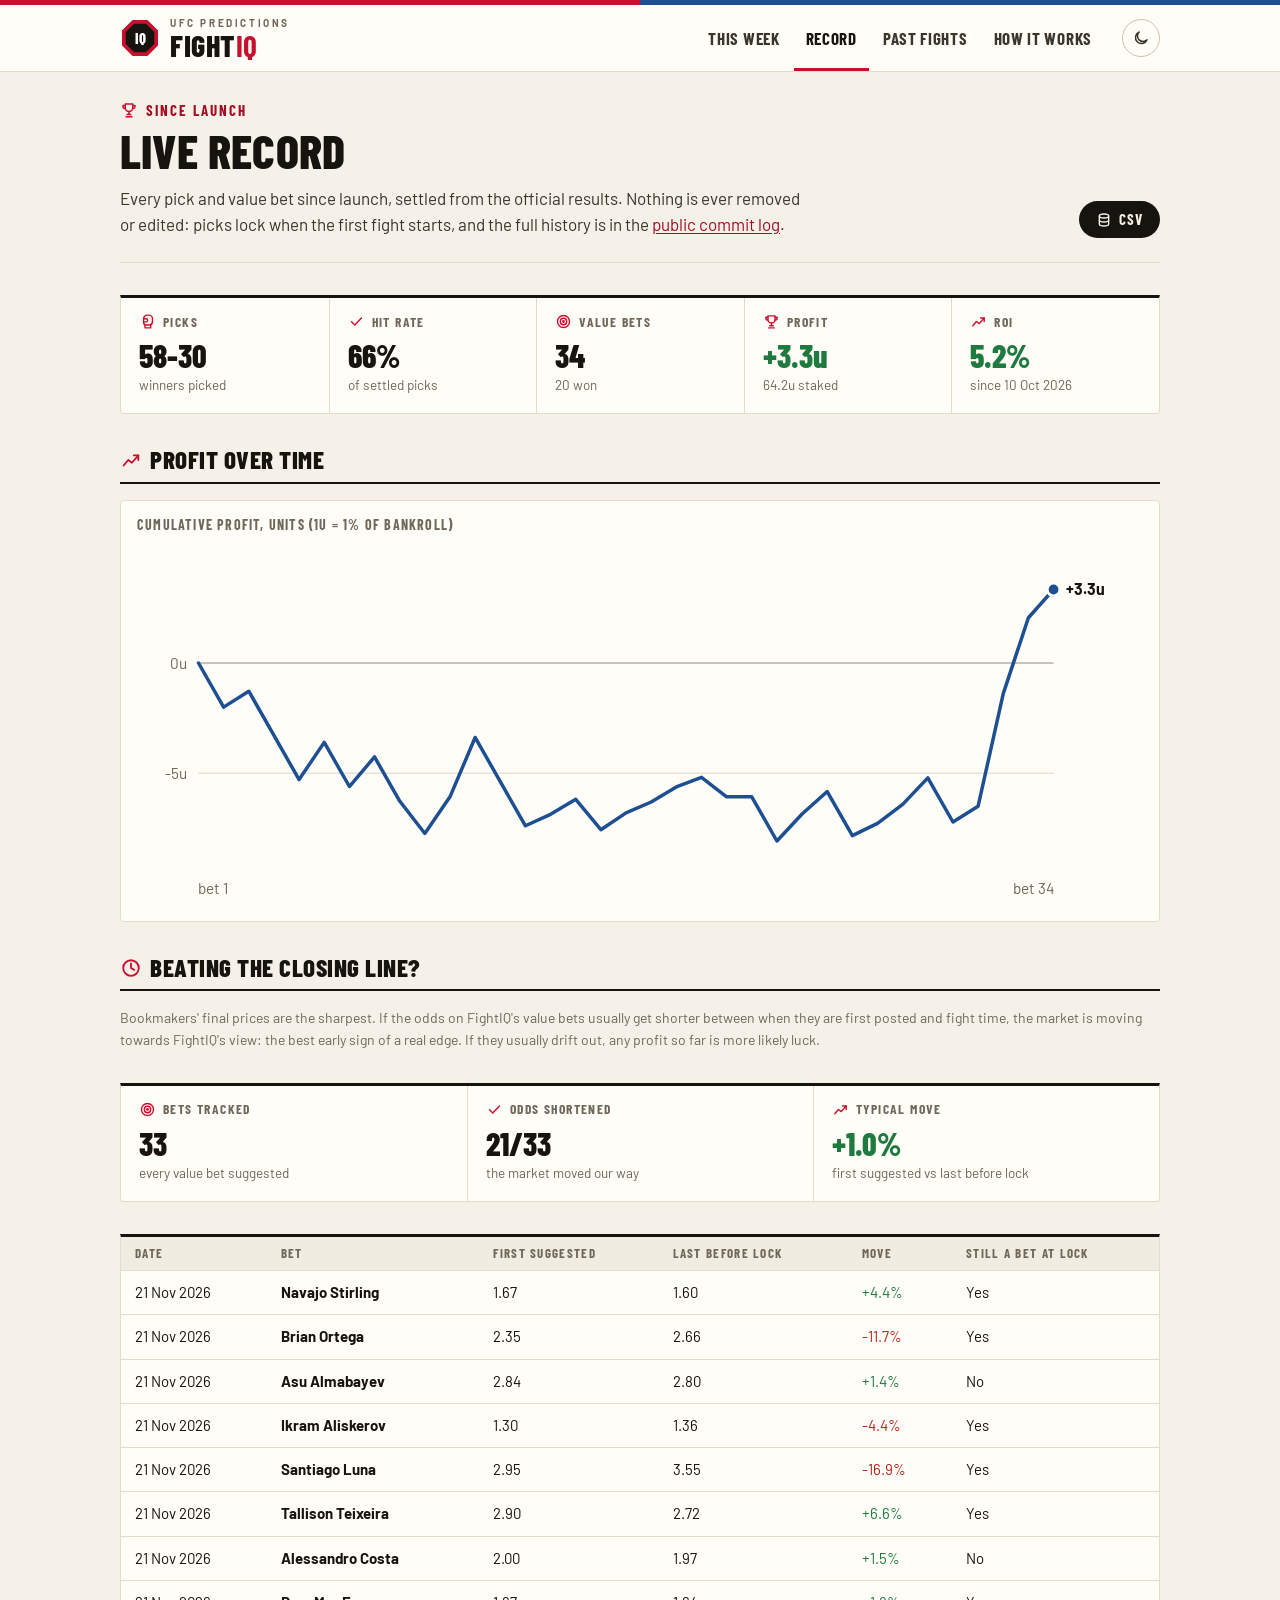
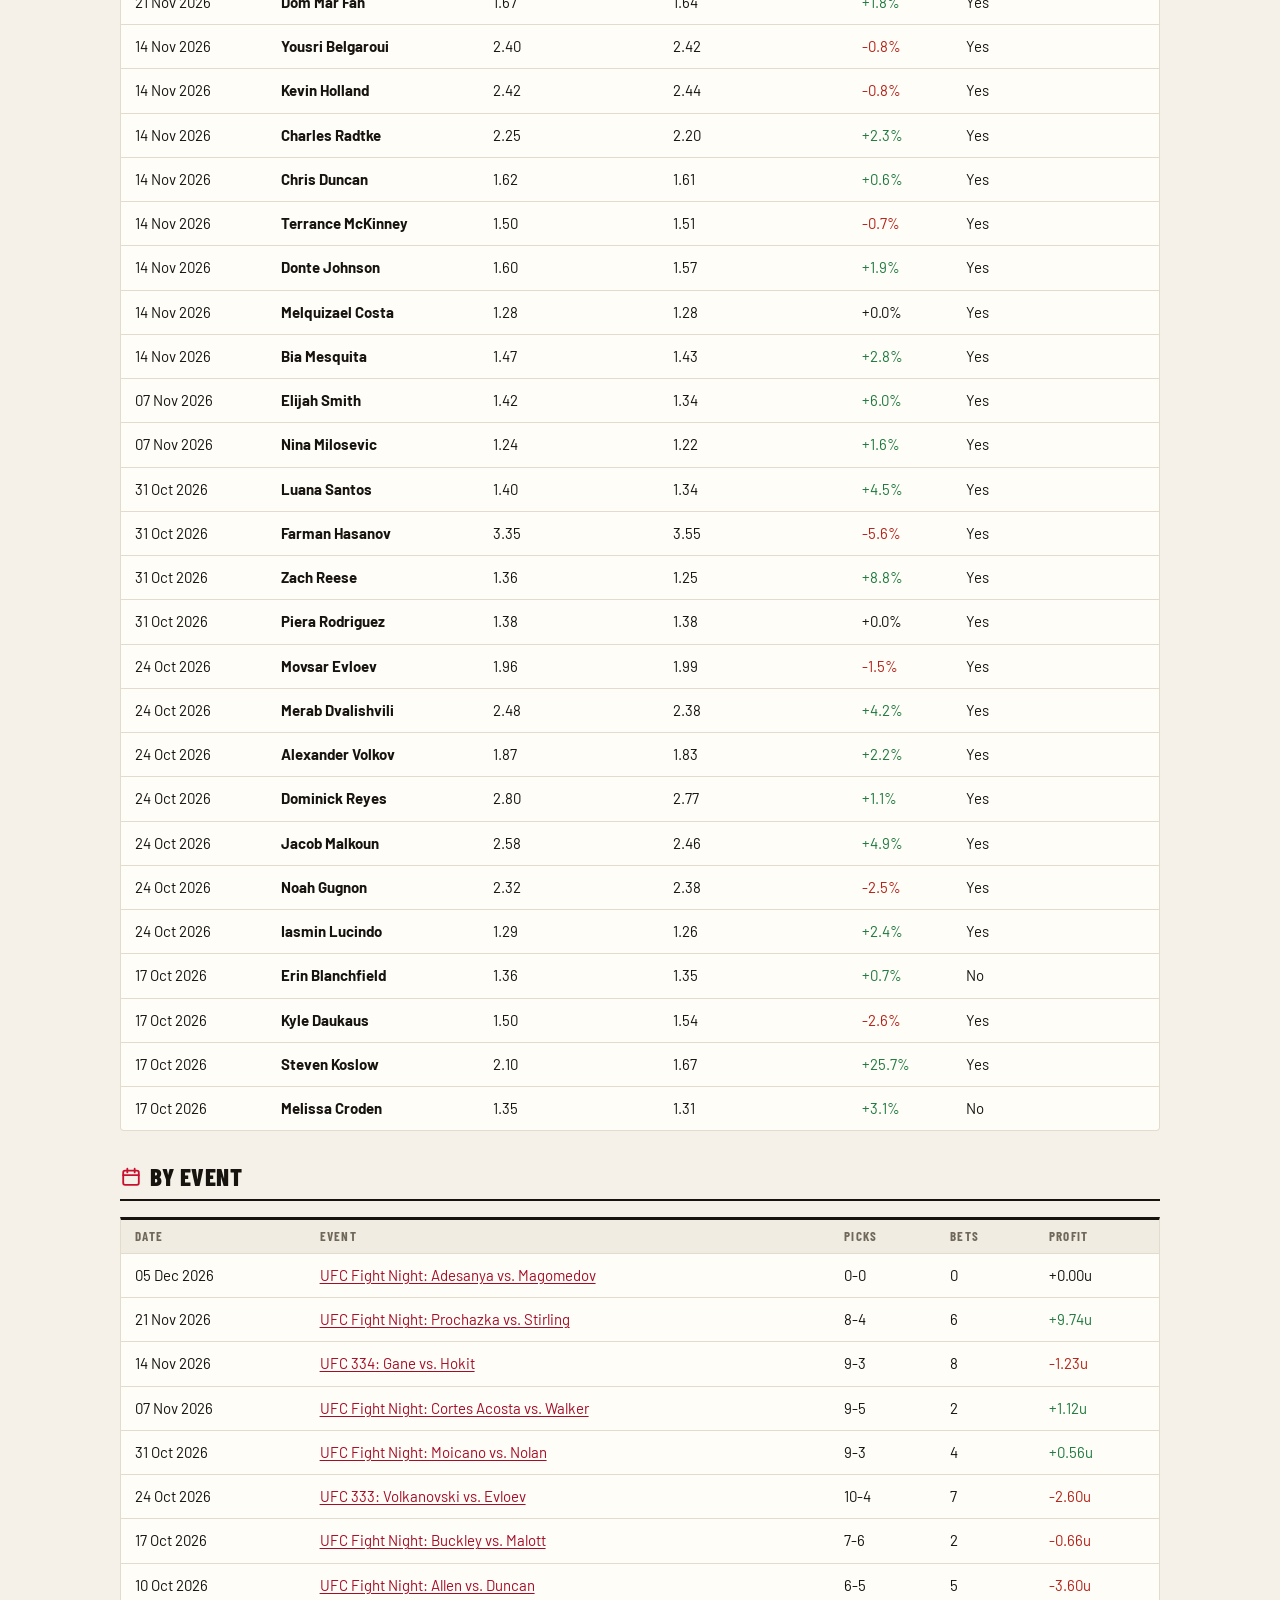
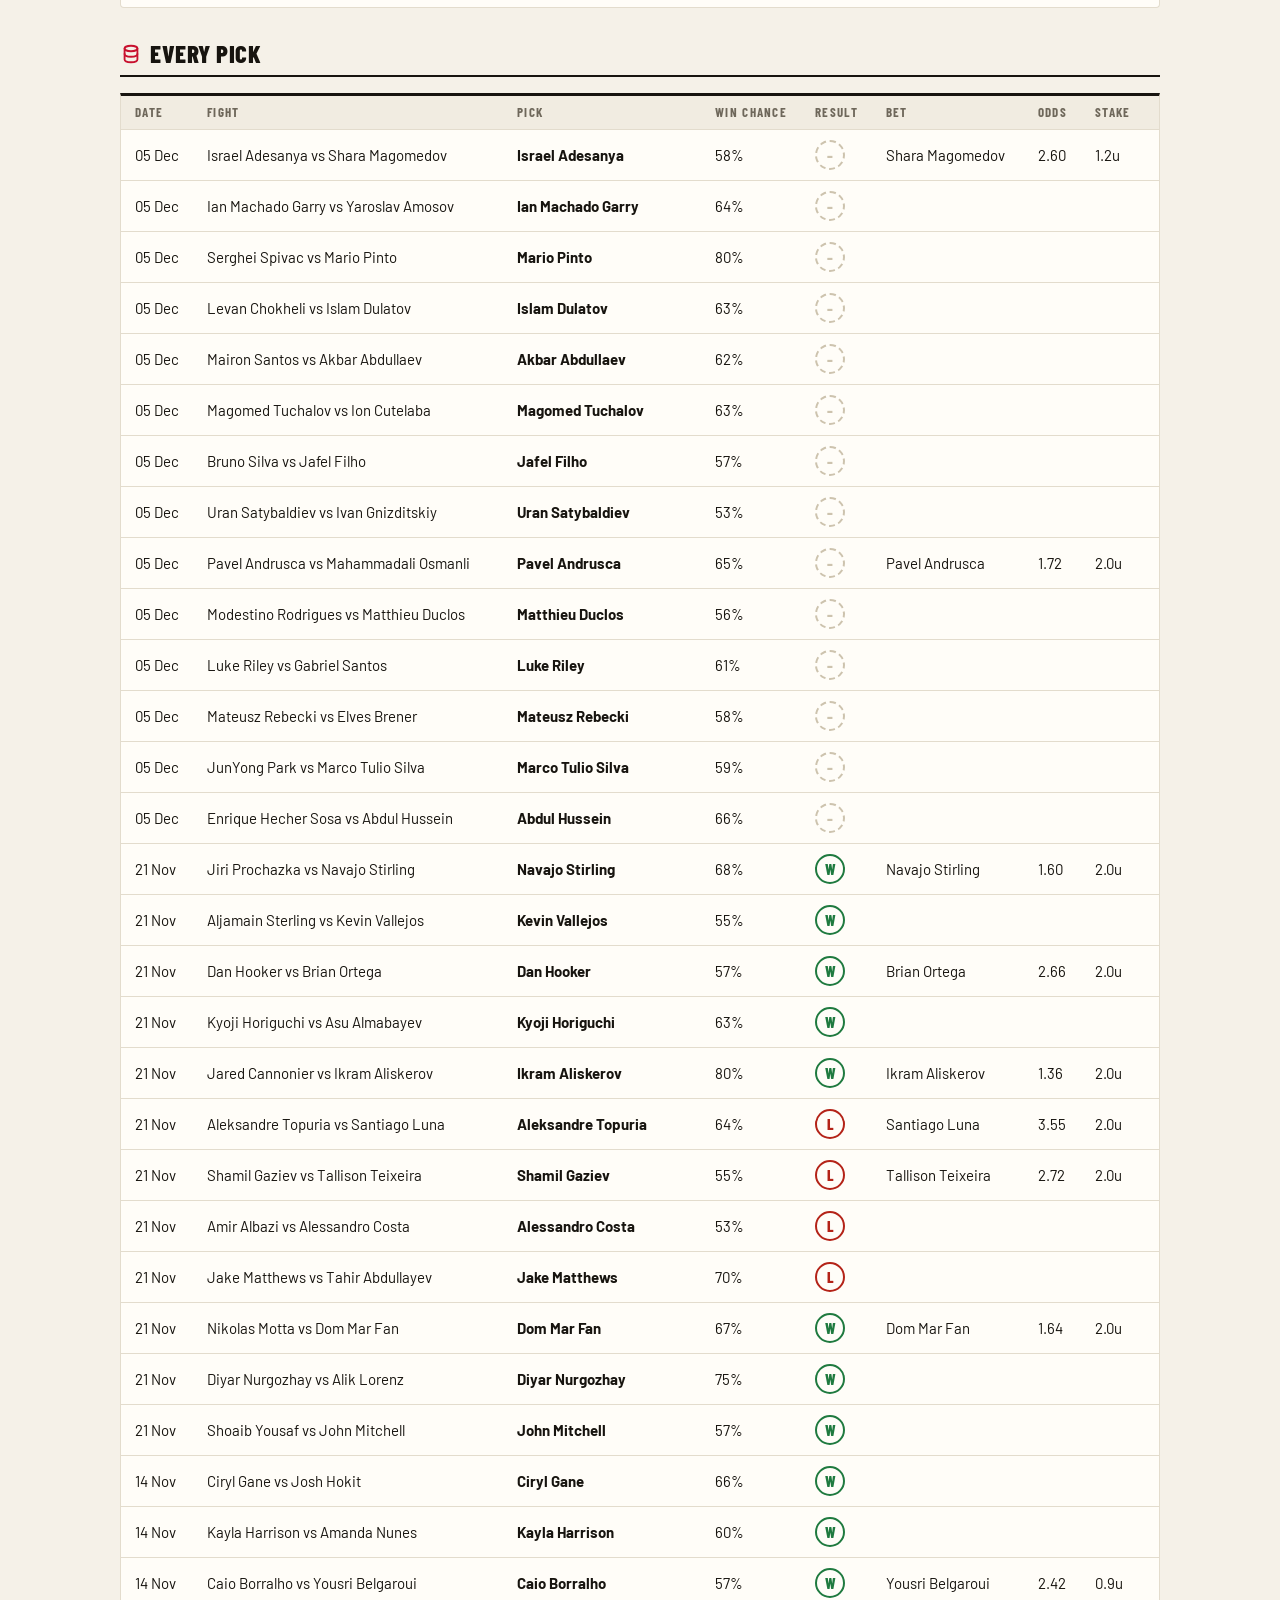
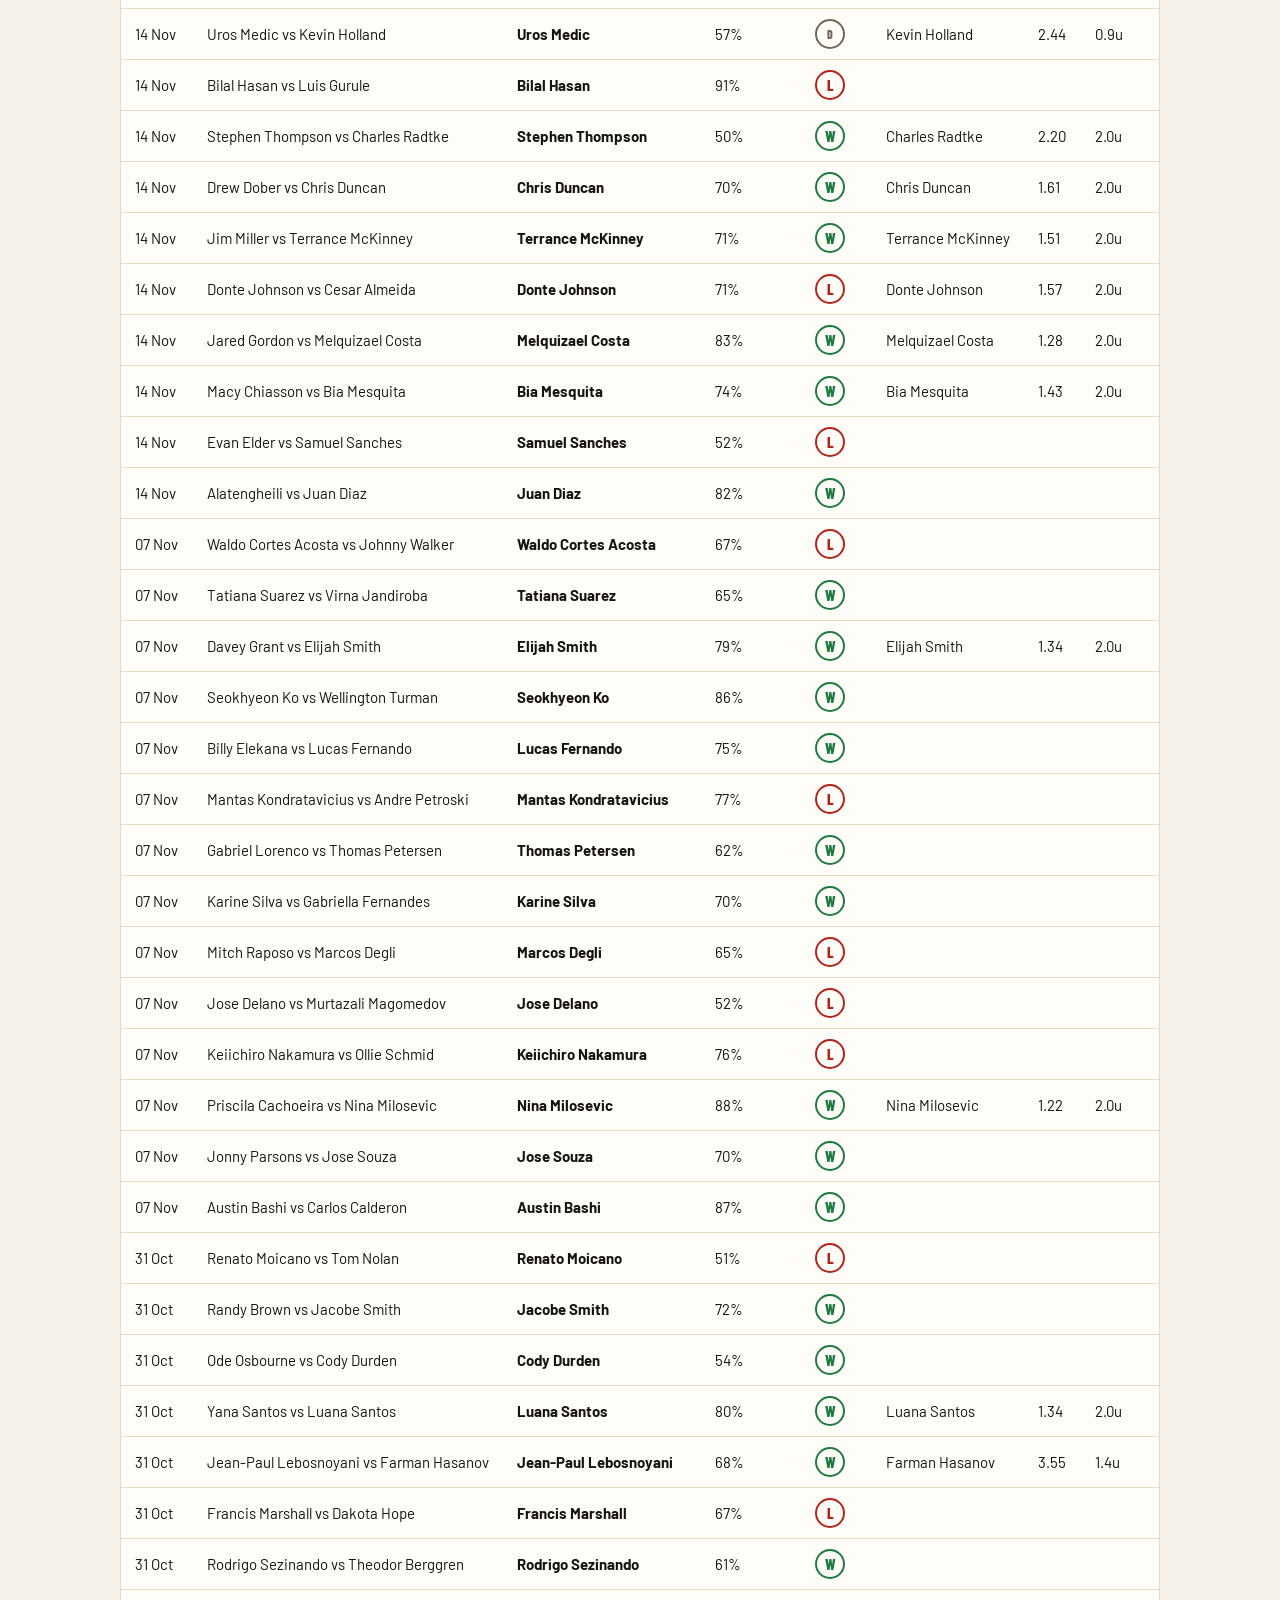
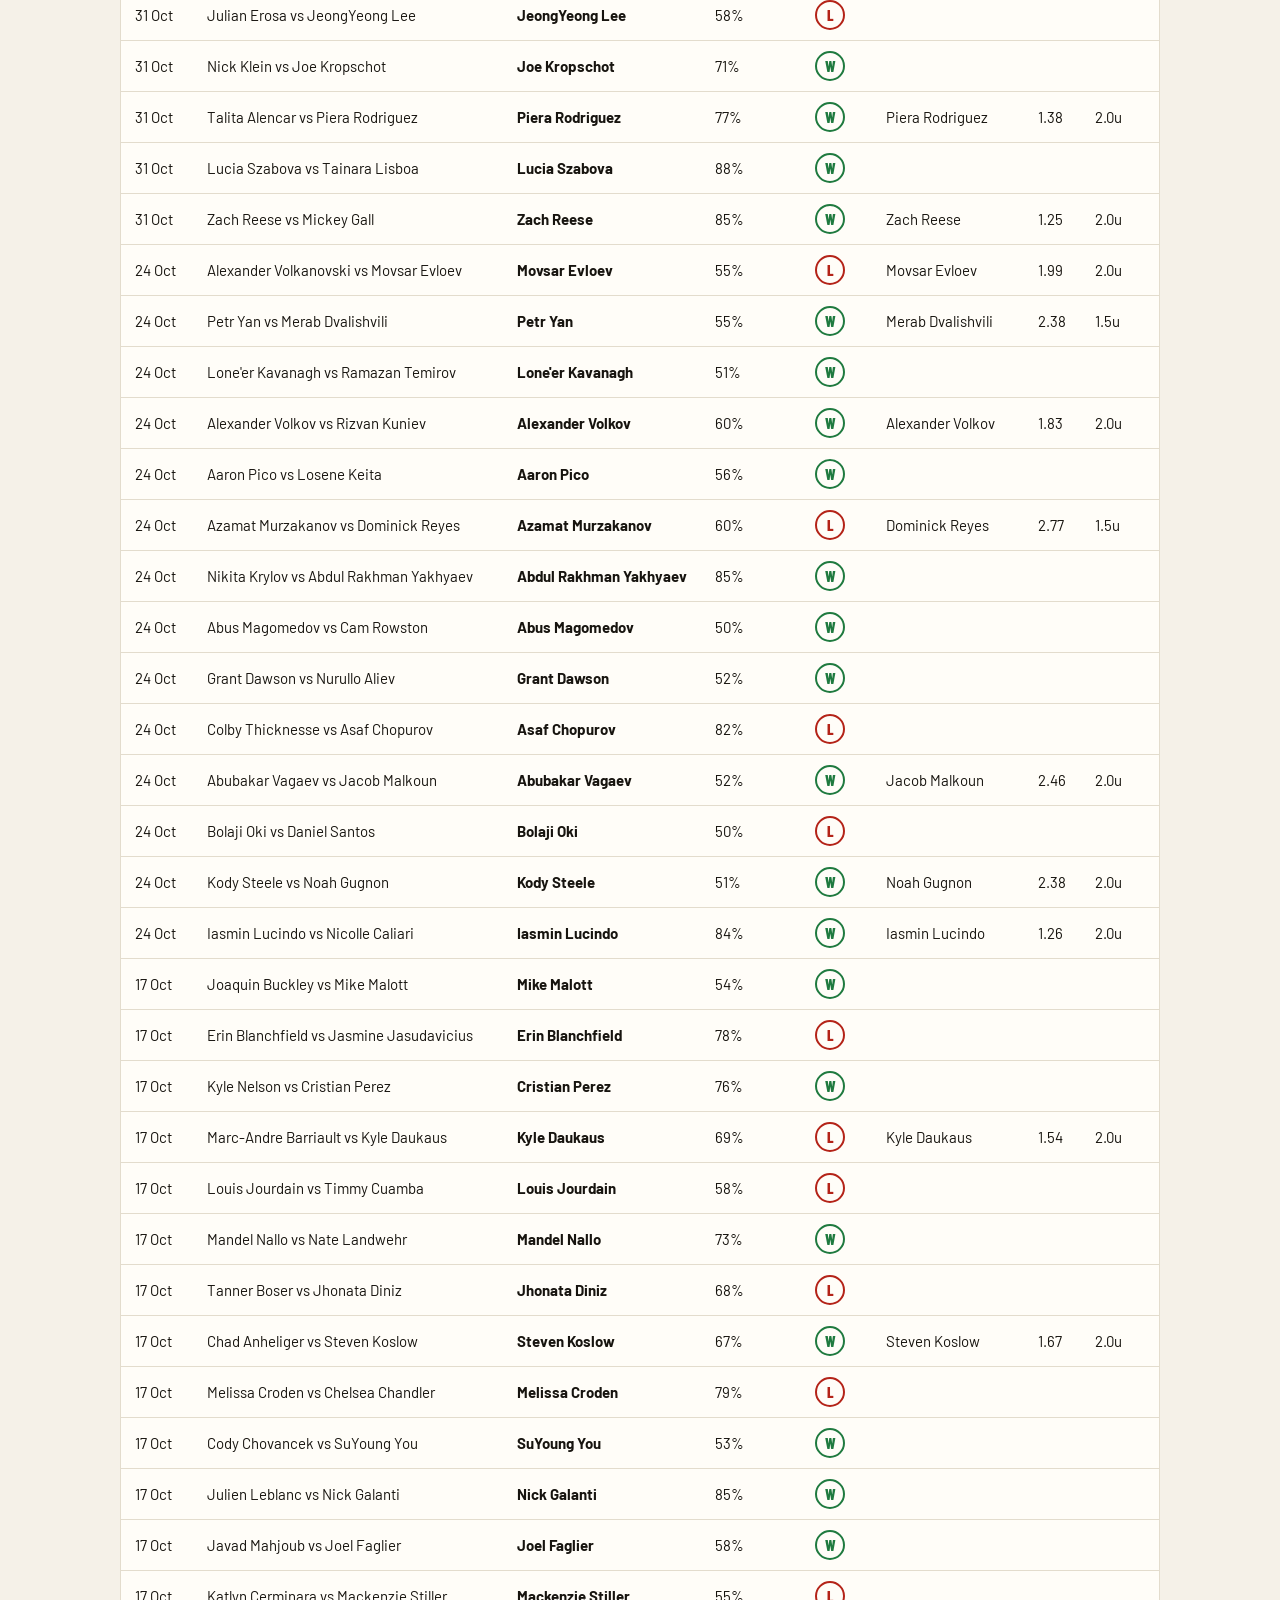
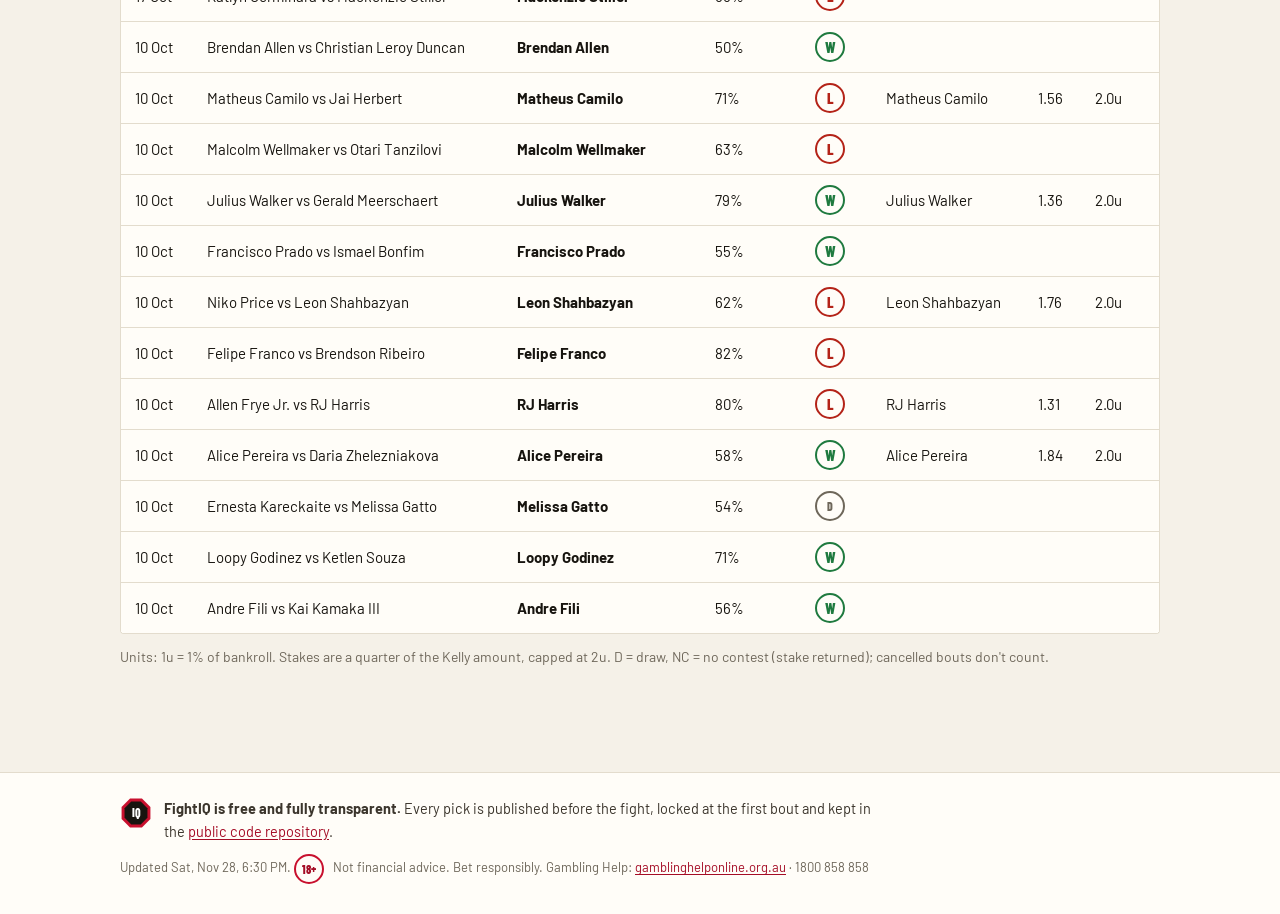
<file: site/record.html>
<!doctype html>
<html lang="en">
<head>
<meta charset="utf-8">
<meta name="viewport" content="width=device-width, initial-scale=1">
<title>Record · UFC FightIQ</title>
<meta name="description" content="UFC FightIQ: free, fully transparent UFC fight predictions, value bets and a public track record.">
<meta name="theme-color" content="#f5f1e8">
<link rel="icon" href="assets/logo.svg" type="image/svg+xml">
<link rel="preconnect" href="https://fonts.googleapis.com"><link rel="preconnect" href="https://fonts.gstatic.com" crossorigin>
<link rel="stylesheet" href="https://fonts.googleapis.com/css2?family=Barlow+Condensed:ital,wght@0,600;0,700;0,800;1,800&family=Barlow:wght@400;500;600;700&display=swap">
<link rel="stylesheet" href="assets/style.css?v=7cd8a8290e">
<script>try{var t=localStorage.getItem("fightiq-theme");if(t)document.documentElement.setAttribute("data-theme",t)}catch(e){}</script>
</head>
<body>
<header class="top">
  <div class="wrap top-in">
    <a class="brand" href="index.html" aria-label="FightIQ home"><svg class="logo" viewBox="0 0 40 40" aria-hidden="true"><polygon points="38.02,27.46 27.46,38.02 12.54,38.02 1.98,27.46 1.98,12.54 12.54,1.98 27.46,1.98 38.02,12.54" fill="#C8102E"/><polygon points="34.32,25.93 25.93,34.32 14.07,34.32 5.68,25.93 5.68,14.07 14.07,5.68 25.93,5.68 34.32,14.07" fill="#17140F"/><text x="20" y="25.6" text-anchor="middle" font-size="15" font-weight="800" fill="#fff" font-family="Barlow Condensed,Arial Narrow,Helvetica,sans-serif">IQ</text></svg><span class="word"><small>UFC predictions</small>FIGHT<b>IQ</b></span></a>
    <nav aria-label="Main"><a href="index.html">This week</a><a href="record.html" class="on" aria-current="page">Record</a><a href="search.html">Past fights</a><a href="model.html">How it works</a></nav>
    <button class="theme" type="button" aria-label="Switch light or dark mode"><span class="ico moon"><svg viewBox="0 0 24 24" aria-hidden="true"><path d="M20 14.5A8 8 0 1 1 9.5 4a6.5 6.5 0 0 0 10.5 10.5z"/></svg></span><span class="ico sun"><svg viewBox="0 0 24 24" aria-hidden="true"><circle cx="12" cy="12" r="4"/><path d="M12 2v2.5M12 19.5V22M4.9 4.9l1.8 1.8M17.3 17.3l1.8 1.8M2 12h2.5M19.5 12H22M4.9 19.1l1.8-1.8M17.3 6.7l1.8-1.8"/></svg></span></button>
  </div>
</header>
<main class="wrap">

<section class="hero"><div><p class="kicker"><span class="ico"><svg viewBox="0 0 24 24" aria-hidden="true"><path d="M7 4h10v5a5 5 0 0 1-10 0z"/><path d="M7 6H4v1a3 3 0 0 0 3 3M17 6h3v1a3 3 0 0 1-3 3M12 14v4M8 21h8M9.5 18h5"/></svg></span>Since launch</p><h1>Live record</h1><p class="lede">Every pick and value bet since launch, settled from the official results. Nothing is ever removed or edited: picks lock when the first fight starts, and the full history is in the <a href="https://github.com/johnthewizwe23/FightIQ/commits">public commit log</a>.</p></div><div class="hero-side"><a class="btn" href="data/tracking.csv"><span class="ico"><svg viewBox="0 0 24 24" aria-hidden="true"><ellipse cx="12" cy="6" rx="7" ry="3"/><path d="M5 6v6c0 1.7 3.1 3 7 3s7-1.3 7-3V6"/><path d="M5 12v6c0 1.7 3.1 3 7 3s7-1.3 7-3v-6"/></svg></span>CSV</a></div></section>
<section class="board"><div class="cell"><span class="lbl"><span class="ico"><svg viewBox="0 0 24 24" aria-hidden="true"><path d="M6.5 12V8a5 5 0 0 1 5-5H14a5 5 0 0 1 5 5v4.5a4.5 4.5 0 0 1-4.5 4.5h-4A4 4 0 0 1 6.5 13z"/><path d="M6.5 12.5H10a2.2 2.2 0 0 0 0-4.4H6.5"/><path d="M8.5 17v4h8v-4"/></svg></span>Picks</span><strong class="val">58-30</strong><span class="sub">winners picked</span></div><div class="cell"><span class="lbl"><span class="ico"><svg viewBox="0 0 24 24" aria-hidden="true"><path d="m5 12.5 4.5 4.5L19 7"/></svg></span>Hit rate</span><strong class="val">66%</strong><span class="sub">of settled picks</span></div><div class="cell"><span class="lbl"><span class="ico"><svg viewBox="0 0 24 24" aria-hidden="true"><circle cx="12" cy="12" r="8.5"/><circle cx="12" cy="12" r="4.5"/><circle cx="12" cy="12" r="1" fill="currentColor"/></svg></span>Value bets</span><strong class="val">34</strong><span class="sub">20 won</span></div><div class="cell"><span class="lbl"><span class="ico"><svg viewBox="0 0 24 24" aria-hidden="true"><path d="M7 4h10v5a5 5 0 0 1-10 0z"/><path d="M7 6H4v1a3 3 0 0 0 3 3M17 6h3v1a3 3 0 0 1-3 3M12 14v4M8 21h8M9.5 18h5"/></svg></span>Profit</span><strong class="val good">+3.3u</strong><span class="sub">64.2u staked</span></div><div class="cell"><span class="lbl"><span class="ico"><svg viewBox="0 0 24 24" aria-hidden="true"><path d="M4 18 9 12l4 3 7-8"/><path d="M15 7h5v5"/></svg></span>ROI</span><strong class="val good">5.2%</strong><span class="sub">since 10 Oct 2026</span></div></section>
<section><h2><span class="ico"><svg viewBox="0 0 24 24" aria-hidden="true"><path d="M4 18 9 12l4 3 7-8"/><path d="M15 7h5v5"/></svg></span>Profit over time</h2><figure class="chart">
<figcaption>Cumulative profit, units (1u = 1% of bankroll)</figcaption>
<svg viewBox="0 0 720 260" role="img" aria-label="Cumulative profit +3.3 units over 34 bets">
<line x1="44" x2="656" y1="165.5" y2="165.5" class="grid"/><text x="36" y="169.5" class="axis" text-anchor="end">-5u</text><line x1="44" x2="656" y1="86.6" y2="86.6" class="grid zero"/><text x="36" y="90.6" class="axis" text-anchor="end">0u</text><polyline points="44.0,86.6 62.0,118.2 80.0,106.8 98.0,138.4 116.0,170.0 134.0,143.4 152.0,175.0 170.0,153.8 188.0,185.4 206.0,208.6 224.0,182.4 242.0,139.9 260.0,171.5 278.0,203.1 296.0,194.9 314.0,184.2 332.0,205.9 350.0,193.9 368.0,186.1 386.0,175.3 404.0,168.4 422.0,182.4 440.0,182.4 458.0,214.0 476.0,194.7 494.0,178.6 512.0,210.2 530.0,201.4 548.0,187.8 566.0,168.8 584.0,200.4 602.0,189.1 620.0,108.5 638.0,54.2 656.0,34.0" class="line"/>
<circle cx="656.0" cy="34.0" r="4.5" class="dot"/>
<text x="665.0" y="38.0" class="label">+3.3u</text>
<text x="44" y="252" class="axis">bet 1</text><text x="656" y="252" class="axis" text-anchor="end">bet 34</text>
<line class="cross" x1="0" x2="0" y1="16" y2="232"/><circle class="cross-dot" r="4.5" cx="-10" cy="-10"/>
<rect x="53.0" y="16" width="18.0" height="216" class="hit" data-tip="10 Oct 2026 · Matheus Camilo @ 1.56 · L -2.00u · total -2.00u" data-x="62.0" data-y="118.2"/><rect x="71.0" y="16" width="18.0" height="216" class="hit" data-tip="10 Oct 2026 · Julius Walker @ 1.36 · W +0.72u · total -1.28u" data-x="80.0" data-y="106.8"/><rect x="89.0" y="16" width="18.0" height="216" class="hit" data-tip="10 Oct 2026 · Leon Shahbazyan @ 1.76 · L -2.00u · total -3.28u" data-x="98.0" data-y="138.4"/><rect x="107.0" y="16" width="18.0" height="216" class="hit" data-tip="10 Oct 2026 · RJ Harris @ 1.31 · L -2.00u · total -5.28u" data-x="116.0" data-y="170.0"/><rect x="125.0" y="16" width="18.0" height="216" class="hit" data-tip="10 Oct 2026 · Alice Pereira @ 1.84 · W +1.68u · total -3.60u" data-x="134.0" data-y="143.4"/><rect x="143.0" y="16" width="18.0" height="216" class="hit" data-tip="17 Oct 2026 · Kyle Daukaus @ 1.54 · L -2.00u · total -5.60u" data-x="152.0" data-y="175.0"/><rect x="161.0" y="16" width="18.0" height="216" class="hit" data-tip="17 Oct 2026 · Steven Koslow @ 1.67 · W +1.34u · total -4.26u" data-x="170.0" data-y="153.8"/><rect x="179.0" y="16" width="18.0" height="216" class="hit" data-tip="24 Oct 2026 · Movsar Evloev @ 1.99 · L -2.00u · total -6.26u" data-x="188.0" data-y="185.4"/><rect x="197.0" y="16" width="18.0" height="216" class="hit" data-tip="24 Oct 2026 · Merab Dvalishvili @ 2.38 · L -1.47u · total -7.73u" data-x="206.0" data-y="208.6"/><rect x="215.0" y="16" width="18.0" height="216" class="hit" data-tip="24 Oct 2026 · Alexander Volkov @ 1.83 · W +1.66u · total -6.07u" data-x="224.0" data-y="182.4"/><rect x="233.0" y="16" width="18.0" height="216" class="hit" data-tip="24 Oct 2026 · Dominick Reyes @ 2.77 · W +2.69u · total -3.38u" data-x="242.0" data-y="139.9"/><rect x="251.0" y="16" width="18.0" height="216" class="hit" data-tip="24 Oct 2026 · Jacob Malkoun @ 2.46 · L -2.00u · total -5.38u" data-x="260.0" data-y="171.5"/><rect x="269.0" y="16" width="18.0" height="216" class="hit" data-tip="24 Oct 2026 · Noah Gugnon @ 2.38 · L -2.00u · total -7.38u" data-x="278.0" data-y="203.1"/><rect x="287.0" y="16" width="18.0" height="216" class="hit" data-tip="24 Oct 2026 · Iasmin Lucindo @ 1.26 · W +0.52u · total -6.86u" data-x="296.0" data-y="194.9"/><rect x="305.0" y="16" width="18.0" height="216" class="hit" data-tip="31 Oct 2026 · Luana Santos @ 1.34 · W +0.68u · total -6.18u" data-x="314.0" data-y="184.2"/><rect x="323.0" y="16" width="18.0" height="216" class="hit" data-tip="31 Oct 2026 · Farman Hasanov @ 3.55 · L -1.38u · total -7.56u" data-x="332.0" data-y="205.9"/><rect x="341.0" y="16" width="18.0" height="216" class="hit" data-tip="31 Oct 2026 · Piera Rodriguez @ 1.38 · W +0.76u · total -6.80u" data-x="350.0" data-y="193.9"/><rect x="359.0" y="16" width="18.0" height="216" class="hit" data-tip="31 Oct 2026 · Zach Reese @ 1.25 · W +0.50u · total -6.30u" data-x="368.0" data-y="186.1"/><rect x="377.0" y="16" width="18.0" height="216" class="hit" data-tip="07 Nov 2026 · Elijah Smith @ 1.34 · W +0.68u · total -5.62u" data-x="386.0" data-y="175.3"/><rect x="395.0" y="16" width="18.0" height="216" class="hit" data-tip="07 Nov 2026 · Nina Milosevic @ 1.22 · W +0.44u · total -5.18u" data-x="404.0" data-y="168.4"/><rect x="413.0" y="16" width="18.0" height="216" class="hit" data-tip="14 Nov 2026 · Yousri Belgaroui @ 2.42 · L -0.89u · total -6.07u" data-x="422.0" data-y="182.4"/><rect x="431.0" y="16" width="18.0" height="216" class="hit" data-tip="14 Nov 2026 · Kevin Holland @ 2.44 · D +0.00u · total -6.07u" data-x="440.0" data-y="182.4"/><rect x="449.0" y="16" width="18.0" height="216" class="hit" data-tip="14 Nov 2026 · Charles Radtke @ 2.20 · L -2.00u · total -8.07u" data-x="458.0" data-y="214.0"/><rect x="467.0" y="16" width="18.0" height="216" class="hit" data-tip="14 Nov 2026 · Chris Duncan @ 1.61 · W +1.22u · total -6.85u" data-x="476.0" data-y="194.7"/><rect x="485.0" y="16" width="18.0" height="216" class="hit" data-tip="14 Nov 2026 · Terrance McKinney @ 1.51 · W +1.02u · total -5.83u" data-x="494.0" data-y="178.6"/><rect x="503.0" y="16" width="18.0" height="216" class="hit" data-tip="14 Nov 2026 · Donte Johnson @ 1.57 · L -2.00u · total -7.83u" data-x="512.0" data-y="210.2"/><rect x="521.0" y="16" width="18.0" height="216" class="hit" data-tip="14 Nov 2026 · Melquizael Costa @ 1.28 · W +0.56u · total -7.27u" data-x="530.0" data-y="201.4"/><rect x="539.0" y="16" width="18.0" height="216" class="hit" data-tip="14 Nov 2026 · Bia Mesquita @ 1.43 · W +0.86u · total -6.41u" data-x="548.0" data-y="187.8"/><rect x="557.0" y="16" width="18.0" height="216" class="hit" data-tip="21 Nov 2026 · Navajo Stirling @ 1.60 · W +1.20u · total -5.21u" data-x="566.0" data-y="168.8"/><rect x="575.0" y="16" width="18.0" height="216" class="hit" data-tip="21 Nov 2026 · Brian Ortega @ 2.66 · L -2.00u · total -7.21u" data-x="584.0" data-y="200.4"/><rect x="593.0" y="16" width="18.0" height="216" class="hit" data-tip="21 Nov 2026 · Ikram Aliskerov @ 1.36 · W +0.72u · total -6.49u" data-x="602.0" data-y="189.1"/><rect x="611.0" y="16" width="18.0" height="216" class="hit" data-tip="21 Nov 2026 · Santiago Luna @ 3.55 · W +5.10u · total -1.39u" data-x="620.0" data-y="108.5"/><rect x="629.0" y="16" width="18.0" height="216" class="hit" data-tip="21 Nov 2026 · Tallison Teixeira @ 2.72 · W +3.44u · total +2.05u" data-x="638.0" data-y="54.2"/><rect x="647.0" y="16" width="18.0" height="216" class="hit" data-tip="21 Nov 2026 · Dom Mar Fan @ 1.64 · W +1.28u · total +3.33u" data-x="656.0" data-y="34.0"/>
</svg></figure></section>
<section><h2><span class="ico"><svg viewBox="0 0 24 24" aria-hidden="true"><circle cx="12" cy="12" r="8.5"/><path d="M12 7v5l3.5 2"/></svg></span>Beating the closing line?</h2><p class="note">Bookmakers' final prices are the sharpest. If the odds on FightIQ's value bets usually get shorter between when they are first posted and fight time, the market is moving towards FightIQ's view: the best early sign of a real edge. If they usually drift out, any profit so far is more likely luck.</p><section class="board"><div class="cell"><span class="lbl"><span class="ico"><svg viewBox="0 0 24 24" aria-hidden="true"><circle cx="12" cy="12" r="8.5"/><circle cx="12" cy="12" r="4.5"/><circle cx="12" cy="12" r="1" fill="currentColor"/></svg></span>Bets tracked</span><strong class="val">33</strong><span class="sub">every value bet suggested</span></div><div class="cell"><span class="lbl"><span class="ico"><svg viewBox="0 0 24 24" aria-hidden="true"><path d="m5 12.5 4.5 4.5L19 7"/></svg></span>Odds shortened</span><strong class="val">21/33</strong><span class="sub">the market moved our way</span></div><div class="cell"><span class="lbl"><span class="ico"><svg viewBox="0 0 24 24" aria-hidden="true"><path d="M4 18 9 12l4 3 7-8"/><path d="M15 7h5v5"/></svg></span>Typical move</span><strong class="val good">+1.0%</strong><span class="sub">first suggested vs last before lock</span></div></section><div class="tablewrap" style="margin-top:12px"><table><thead><tr><th>Date</th><th>Bet</th><th>First suggested</th><th>Last before lock</th><th>Move</th><th>Still a bet at lock</th></tr></thead><tbody><tr><td>21 Nov 2026</td><td><b>Navajo Stirling</b></td><td>1.67</td><td>1.60</td><td class="good">+4.4%</td><td>Yes</td></tr><tr><td>21 Nov 2026</td><td><b>Brian Ortega</b></td><td>2.35</td><td>2.66</td><td class="bad">-11.7%</td><td>Yes</td></tr><tr><td>21 Nov 2026</td><td><b>Asu Almabayev</b></td><td>2.84</td><td>2.80</td><td class="good">+1.4%</td><td>No</td></tr><tr><td>21 Nov 2026</td><td><b>Ikram Aliskerov</b></td><td>1.30</td><td>1.36</td><td class="bad">-4.4%</td><td>Yes</td></tr><tr><td>21 Nov 2026</td><td><b>Santiago Luna</b></td><td>2.95</td><td>3.55</td><td class="bad">-16.9%</td><td>Yes</td></tr><tr><td>21 Nov 2026</td><td><b>Tallison Teixeira</b></td><td>2.90</td><td>2.72</td><td class="good">+6.6%</td><td>Yes</td></tr><tr><td>21 Nov 2026</td><td><b>Alessandro Costa</b></td><td>2.00</td><td>1.97</td><td class="good">+1.5%</td><td>No</td></tr><tr><td>21 Nov 2026</td><td><b>Dom Mar Fan</b></td><td>1.67</td><td>1.64</td><td class="good">+1.8%</td><td>Yes</td></tr><tr><td>14 Nov 2026</td><td><b>Yousri Belgaroui</b></td><td>2.40</td><td>2.42</td><td class="bad">-0.8%</td><td>Yes</td></tr><tr><td>14 Nov 2026</td><td><b>Kevin Holland</b></td><td>2.42</td><td>2.44</td><td class="bad">-0.8%</td><td>Yes</td></tr><tr><td>14 Nov 2026</td><td><b>Charles Radtke</b></td><td>2.25</td><td>2.20</td><td class="good">+2.3%</td><td>Yes</td></tr><tr><td>14 Nov 2026</td><td><b>Chris Duncan</b></td><td>1.62</td><td>1.61</td><td class="good">+0.6%</td><td>Yes</td></tr><tr><td>14 Nov 2026</td><td><b>Terrance McKinney</b></td><td>1.50</td><td>1.51</td><td class="bad">-0.7%</td><td>Yes</td></tr><tr><td>14 Nov 2026</td><td><b>Donte Johnson</b></td><td>1.60</td><td>1.57</td><td class="good">+1.9%</td><td>Yes</td></tr><tr><td>14 Nov 2026</td><td><b>Melquizael Costa</b></td><td>1.28</td><td>1.28</td><td class="">+0.0%</td><td>Yes</td></tr><tr><td>14 Nov 2026</td><td><b>Bia Mesquita</b></td><td>1.47</td><td>1.43</td><td class="good">+2.8%</td><td>Yes</td></tr><tr><td>07 Nov 2026</td><td><b>Elijah Smith</b></td><td>1.42</td><td>1.34</td><td class="good">+6.0%</td><td>Yes</td></tr><tr><td>07 Nov 2026</td><td><b>Nina Milosevic</b></td><td>1.24</td><td>1.22</td><td class="good">+1.6%</td><td>Yes</td></tr><tr><td>31 Oct 2026</td><td><b>Luana Santos</b></td><td>1.40</td><td>1.34</td><td class="good">+4.5%</td><td>Yes</td></tr><tr><td>31 Oct 2026</td><td><b>Farman Hasanov</b></td><td>3.35</td><td>3.55</td><td class="bad">-5.6%</td><td>Yes</td></tr><tr><td>31 Oct 2026</td><td><b>Zach Reese</b></td><td>1.36</td><td>1.25</td><td class="good">+8.8%</td><td>Yes</td></tr><tr><td>31 Oct 2026</td><td><b>Piera Rodriguez</b></td><td>1.38</td><td>1.38</td><td class="">+0.0%</td><td>Yes</td></tr><tr><td>24 Oct 2026</td><td><b>Movsar Evloev</b></td><td>1.96</td><td>1.99</td><td class="bad">-1.5%</td><td>Yes</td></tr><tr><td>24 Oct 2026</td><td><b>Merab Dvalishvili</b></td><td>2.48</td><td>2.38</td><td class="good">+4.2%</td><td>Yes</td></tr><tr><td>24 Oct 2026</td><td><b>Alexander Volkov</b></td><td>1.87</td><td>1.83</td><td class="good">+2.2%</td><td>Yes</td></tr><tr><td>24 Oct 2026</td><td><b>Dominick Reyes</b></td><td>2.80</td><td>2.77</td><td class="good">+1.1%</td><td>Yes</td></tr><tr><td>24 Oct 2026</td><td><b>Jacob Malkoun</b></td><td>2.58</td><td>2.46</td><td class="good">+4.9%</td><td>Yes</td></tr><tr><td>24 Oct 2026</td><td><b>Noah Gugnon</b></td><td>2.32</td><td>2.38</td><td class="bad">-2.5%</td><td>Yes</td></tr><tr><td>24 Oct 2026</td><td><b>Iasmin Lucindo</b></td><td>1.29</td><td>1.26</td><td class="good">+2.4%</td><td>Yes</td></tr><tr><td>17 Oct 2026</td><td><b>Erin Blanchfield</b></td><td>1.36</td><td>1.35</td><td class="good">+0.7%</td><td>No</td></tr><tr><td>17 Oct 2026</td><td><b>Kyle Daukaus</b></td><td>1.50</td><td>1.54</td><td class="bad">-2.6%</td><td>Yes</td></tr><tr><td>17 Oct 2026</td><td><b>Steven Koslow</b></td><td>2.10</td><td>1.67</td><td class="good">+25.7%</td><td>Yes</td></tr><tr><td>17 Oct 2026</td><td><b>Melissa Croden</b></td><td>1.35</td><td>1.31</td><td class="good">+3.1%</td><td>No</td></tr></tbody></table></div></section>
<section><h2><span class="ico"><svg viewBox="0 0 24 24" aria-hidden="true"><rect x="3.5" y="5" width="17" height="15.5" rx="2"/><path d="M3.5 10h17M8 3v4M16 3v4"/></svg></span>By event</h2>
<div class="tablewrap"><table><thead><tr><th>Date</th><th>Event</th><th>Picks</th><th>Bets</th><th>Profit</th></tr></thead>
<tbody><tr><td>05 Dec 2026</td><td><a href="weeks/2026-12-05_UFC-Fight-Night-Adesanya-vs-Magomedov.html">UFC Fight Night: Adesanya vs. Magomedov</a></td><td>0-0</td><td>0</td><td class="">+0.00u</td></tr><tr><td>21 Nov 2026</td><td><a href="weeks/2026-11-21_UFC-Fight-Night-Prochazka-vs-Stirling.html">UFC Fight Night: Prochazka vs. Stirling</a></td><td>8-4</td><td>6</td><td class="good">+9.74u</td></tr><tr><td>14 Nov 2026</td><td><a href="weeks/2026-11-14_UFC-334-Gane-vs-Hokit.html">UFC 334: Gane vs. Hokit</a></td><td>9-3</td><td>8</td><td class="bad">-1.23u</td></tr><tr><td>07 Nov 2026</td><td><a href="weeks/2026-11-07_UFC-Fight-Night-Cortes-Acosta-vs-Walker.html">UFC Fight Night: Cortes Acosta vs. Walker</a></td><td>9-5</td><td>2</td><td class="good">+1.12u</td></tr><tr><td>31 Oct 2026</td><td><a href="weeks/2026-10-31_UFC-Fight-Night-Moicano-vs-Nolan.html">UFC Fight Night: Moicano vs. Nolan</a></td><td>9-3</td><td>4</td><td class="good">+0.56u</td></tr><tr><td>24 Oct 2026</td><td><a href="weeks/2026-10-24_UFC-333-Volkanovski-vs-Evloev.html">UFC 333: Volkanovski vs. Evloev</a></td><td>10-4</td><td>7</td><td class="bad">-2.60u</td></tr><tr><td>17 Oct 2026</td><td><a href="weeks/2026-10-17_UFC-Fight-Night-Buckley-vs-Malott.html">UFC Fight Night: Buckley vs. Malott</a></td><td>7-6</td><td>2</td><td class="bad">-0.66u</td></tr><tr><td>10 Oct 2026</td><td><a href="weeks/2026-10-10_UFC-Allen-vs-Duncan.html">UFC Fight Night: Allen vs. Duncan</a></td><td>6-5</td><td>5</td><td class="bad">-3.60u</td></tr></tbody></table></div></section>
<section><h2><span class="ico"><svg viewBox="0 0 24 24" aria-hidden="true"><ellipse cx="12" cy="6" rx="7" ry="3"/><path d="M5 6v6c0 1.7 3.1 3 7 3s7-1.3 7-3V6"/><path d="M5 12v6c0 1.7 3.1 3 7 3s7-1.3 7-3v-6"/></svg></span>Every pick</h2>
<div class="tablewrap"><table class="log"><thead><tr><th>Date</th><th>Fight</th><th>Pick</th><th>Win chance</th><th>Result</th>
<th>Bet</th><th>Odds</th><th>Stake</th><th>Profit</th></tr></thead><tbody><tr><td>05 Dec</td><td>Israel Adesanya vs Shara Magomedov</td><td><b>Israel Adesanya</b></td><td>58%</td><td><span class="res pending" title="Result not in yet">–</span></td><td>Shara Magomedov</td><td>2.60</td><td>1.2u</td><td class=""></td></tr><tr><td>05 Dec</td><td>Ian Machado Garry vs Yaroslav Amosov</td><td><b>Ian Machado Garry</b></td><td>64%</td><td><span class="res pending" title="Result not in yet">–</span></td><td></td><td></td><td></td><td class=""></td></tr><tr><td>05 Dec</td><td>Serghei Spivac vs Mario Pinto</td><td><b>Mario Pinto</b></td><td>80%</td><td><span class="res pending" title="Result not in yet">–</span></td><td></td><td></td><td></td><td class=""></td></tr><tr><td>05 Dec</td><td>Levan Chokheli vs Islam Dulatov</td><td><b>Islam Dulatov</b></td><td>63%</td><td><span class="res pending" title="Result not in yet">–</span></td><td></td><td></td><td></td><td class=""></td></tr><tr><td>05 Dec</td><td>Mairon Santos vs Akbar Abdullaev</td><td><b>Akbar Abdullaev</b></td><td>62%</td><td><span class="res pending" title="Result not in yet">–</span></td><td></td><td></td><td></td><td class=""></td></tr><tr><td>05 Dec</td><td>Magomed Tuchalov vs Ion Cutelaba</td><td><b>Magomed Tuchalov</b></td><td>63%</td><td><span class="res pending" title="Result not in yet">–</span></td><td></td><td></td><td></td><td class=""></td></tr><tr><td>05 Dec</td><td>Bruno Silva vs Jafel Filho</td><td><b>Jafel Filho</b></td><td>57%</td><td><span class="res pending" title="Result not in yet">–</span></td><td></td><td></td><td></td><td class=""></td></tr><tr><td>05 Dec</td><td>Uran Satybaldiev vs Ivan Gnizditskiy</td><td><b>Uran Satybaldiev</b></td><td>53%</td><td><span class="res pending" title="Result not in yet">–</span></td><td></td><td></td><td></td><td class=""></td></tr><tr><td>05 Dec</td><td>Pavel Andrusca vs Mahammadali Osmanli</td><td><b>Pavel Andrusca</b></td><td>65%</td><td><span class="res pending" title="Result not in yet">–</span></td><td>Pavel Andrusca</td><td>1.72</td><td>2.0u</td><td class=""></td></tr><tr><td>05 Dec</td><td>Modestino Rodrigues vs Matthieu Duclos</td><td><b>Matthieu Duclos</b></td><td>56%</td><td><span class="res pending" title="Result not in yet">–</span></td><td></td><td></td><td></td><td class=""></td></tr><tr><td>05 Dec</td><td>Luke Riley vs Gabriel Santos</td><td><b>Luke Riley</b></td><td>61%</td><td><span class="res pending" title="Result not in yet">–</span></td><td></td><td></td><td></td><td class=""></td></tr><tr><td>05 Dec</td><td>Mateusz Rebecki vs Elves Brener</td><td><b>Mateusz Rebecki</b></td><td>58%</td><td><span class="res pending" title="Result not in yet">–</span></td><td></td><td></td><td></td><td class=""></td></tr><tr><td>05 Dec</td><td>JunYong Park vs Marco Tulio Silva</td><td><b>Marco Tulio Silva</b></td><td>59%</td><td><span class="res pending" title="Result not in yet">–</span></td><td></td><td></td><td></td><td class=""></td></tr><tr><td>05 Dec</td><td>Enrique Hecher Sosa vs Abdul Hussein</td><td><b>Abdul Hussein</b></td><td>66%</td><td><span class="res pending" title="Result not in yet">–</span></td><td></td><td></td><td></td><td class=""></td></tr><tr><td>21 Nov</td><td>Jiri Prochazka vs Navajo Stirling</td><td><b>Navajo Stirling</b></td><td>68%</td><td><span class="res win" title="Won">W</span></td><td>Navajo Stirling</td><td>1.60</td><td>2.0u</td><td class="good">+1.20u</td></tr><tr><td>21 Nov</td><td>Aljamain Sterling vs Kevin Vallejos</td><td><b>Kevin Vallejos</b></td><td>55%</td><td><span class="res win" title="Won">W</span></td><td></td><td></td><td></td><td class=""></td></tr><tr><td>21 Nov</td><td>Dan Hooker vs Brian Ortega</td><td><b>Dan Hooker</b></td><td>57%</td><td><span class="res win" title="Won">W</span></td><td>Brian Ortega</td><td>2.66</td><td>2.0u</td><td class="bad">-2.00u</td></tr><tr><td>21 Nov</td><td>Kyoji Horiguchi vs Asu Almabayev</td><td><b>Kyoji Horiguchi</b></td><td>63%</td><td><span class="res win" title="Won">W</span></td><td></td><td></td><td></td><td class=""></td></tr><tr><td>21 Nov</td><td>Jared Cannonier vs Ikram Aliskerov</td><td><b>Ikram Aliskerov</b></td><td>80%</td><td><span class="res win" title="Won">W</span></td><td>Ikram Aliskerov</td><td>1.36</td><td>2.0u</td><td class="good">+0.72u</td></tr><tr><td>21 Nov</td><td>Aleksandre Topuria vs Santiago Luna</td><td><b>Aleksandre Topuria</b></td><td>64%</td><td><span class="res loss" title="Lost">L</span></td><td>Santiago Luna</td><td>3.55</td><td>2.0u</td><td class="good">+5.10u</td></tr><tr><td>21 Nov</td><td>Shamil Gaziev vs Tallison Teixeira</td><td><b>Shamil Gaziev</b></td><td>55%</td><td><span class="res loss" title="Lost">L</span></td><td>Tallison Teixeira</td><td>2.72</td><td>2.0u</td><td class="good">+3.44u</td></tr><tr><td>21 Nov</td><td>Amir Albazi vs Alessandro Costa</td><td><b>Alessandro Costa</b></td><td>53%</td><td><span class="res loss" title="Lost">L</span></td><td></td><td></td><td></td><td class=""></td></tr><tr><td>21 Nov</td><td>Jake Matthews vs Tahir Abdullayev</td><td><b>Jake Matthews</b></td><td>70%</td><td><span class="res loss" title="Lost">L</span></td><td></td><td></td><td></td><td class=""></td></tr><tr><td>21 Nov</td><td>Nikolas Motta vs Dom Mar Fan</td><td><b>Dom Mar Fan</b></td><td>67%</td><td><span class="res win" title="Won">W</span></td><td>Dom Mar Fan</td><td>1.64</td><td>2.0u</td><td class="good">+1.28u</td></tr><tr><td>21 Nov</td><td>Diyar Nurgozhay vs Alik Lorenz</td><td><b>Diyar Nurgozhay</b></td><td>75%</td><td><span class="res win" title="Won">W</span></td><td></td><td></td><td></td><td class=""></td></tr><tr><td>21 Nov</td><td>Shoaib Yousaf vs John Mitchell</td><td><b>John Mitchell</b></td><td>57%</td><td><span class="res win" title="Won">W</span></td><td></td><td></td><td></td><td class=""></td></tr><tr><td>14 Nov</td><td>Ciryl Gane vs Josh Hokit</td><td><b>Ciryl Gane</b></td><td>66%</td><td><span class="res win" title="Won">W</span></td><td></td><td></td><td></td><td class=""></td></tr><tr><td>14 Nov</td><td>Kayla Harrison vs Amanda Nunes</td><td><b>Kayla Harrison</b></td><td>60%</td><td><span class="res win" title="Won">W</span></td><td></td><td></td><td></td><td class=""></td></tr><tr><td>14 Nov</td><td>Caio Borralho vs Yousri Belgaroui</td><td><b>Caio Borralho</b></td><td>57%</td><td><span class="res win" title="Won">W</span></td><td>Yousri Belgaroui</td><td>2.42</td><td>0.9u</td><td class="bad">-0.89u</td></tr><tr><td>14 Nov</td><td>Uros Medic vs Kevin Holland</td><td><b>Uros Medic</b></td><td>57%</td><td><span class="res void" title="Draw">D</span></td><td>Kevin Holland</td><td>2.44</td><td>0.9u</td><td class="">+0.00u</td></tr><tr><td>14 Nov</td><td>Bilal Hasan vs Luis Gurule</td><td><b>Bilal Hasan</b></td><td>91%</td><td><span class="res loss" title="Lost">L</span></td><td></td><td></td><td></td><td class=""></td></tr><tr><td>14 Nov</td><td>Stephen Thompson vs Charles Radtke</td><td><b>Stephen Thompson</b></td><td>50%</td><td><span class="res win" title="Won">W</span></td><td>Charles Radtke</td><td>2.20</td><td>2.0u</td><td class="bad">-2.00u</td></tr><tr><td>14 Nov</td><td>Drew Dober vs Chris Duncan</td><td><b>Chris Duncan</b></td><td>70%</td><td><span class="res win" title="Won">W</span></td><td>Chris Duncan</td><td>1.61</td><td>2.0u</td><td class="good">+1.22u</td></tr><tr><td>14 Nov</td><td>Jim Miller vs Terrance McKinney</td><td><b>Terrance McKinney</b></td><td>71%</td><td><span class="res win" title="Won">W</span></td><td>Terrance McKinney</td><td>1.51</td><td>2.0u</td><td class="good">+1.02u</td></tr><tr><td>14 Nov</td><td>Donte Johnson vs Cesar Almeida</td><td><b>Donte Johnson</b></td><td>71%</td><td><span class="res loss" title="Lost">L</span></td><td>Donte Johnson</td><td>1.57</td><td>2.0u</td><td class="bad">-2.00u</td></tr><tr><td>14 Nov</td><td>Jared Gordon vs Melquizael Costa</td><td><b>Melquizael Costa</b></td><td>83%</td><td><span class="res win" title="Won">W</span></td><td>Melquizael Costa</td><td>1.28</td><td>2.0u</td><td class="good">+0.56u</td></tr><tr><td>14 Nov</td><td>Macy Chiasson vs Bia Mesquita</td><td><b>Bia Mesquita</b></td><td>74%</td><td><span class="res win" title="Won">W</span></td><td>Bia Mesquita</td><td>1.43</td><td>2.0u</td><td class="good">+0.86u</td></tr><tr><td>14 Nov</td><td>Evan Elder vs Samuel Sanches</td><td><b>Samuel Sanches</b></td><td>52%</td><td><span class="res loss" title="Lost">L</span></td><td></td><td></td><td></td><td class=""></td></tr><tr><td>14 Nov</td><td>Alatengheili vs Juan Diaz</td><td><b>Juan Diaz</b></td><td>82%</td><td><span class="res win" title="Won">W</span></td><td></td><td></td><td></td><td class=""></td></tr><tr><td>07 Nov</td><td>Waldo Cortes Acosta vs Johnny Walker</td><td><b>Waldo Cortes Acosta</b></td><td>67%</td><td><span class="res loss" title="Lost">L</span></td><td></td><td></td><td></td><td class=""></td></tr><tr><td>07 Nov</td><td>Tatiana Suarez vs Virna Jandiroba</td><td><b>Tatiana Suarez</b></td><td>65%</td><td><span class="res win" title="Won">W</span></td><td></td><td></td><td></td><td class=""></td></tr><tr><td>07 Nov</td><td>Davey Grant vs Elijah Smith</td><td><b>Elijah Smith</b></td><td>79%</td><td><span class="res win" title="Won">W</span></td><td>Elijah Smith</td><td>1.34</td><td>2.0u</td><td class="good">+0.68u</td></tr><tr><td>07 Nov</td><td>Seokhyeon Ko vs Wellington Turman</td><td><b>Seokhyeon Ko</b></td><td>86%</td><td><span class="res win" title="Won">W</span></td><td></td><td></td><td></td><td class=""></td></tr><tr><td>07 Nov</td><td>Billy Elekana vs Lucas Fernando</td><td><b>Lucas Fernando</b></td><td>75%</td><td><span class="res win" title="Won">W</span></td><td></td><td></td><td></td><td class=""></td></tr><tr><td>07 Nov</td><td>Mantas Kondratavicius vs Andre Petroski</td><td><b>Mantas Kondratavicius</b></td><td>77%</td><td><span class="res loss" title="Lost">L</span></td><td></td><td></td><td></td><td class=""></td></tr><tr><td>07 Nov</td><td>Gabriel Lorenco vs Thomas Petersen</td><td><b>Thomas Petersen</b></td><td>62%</td><td><span class="res win" title="Won">W</span></td><td></td><td></td><td></td><td class=""></td></tr><tr><td>07 Nov</td><td>Karine Silva vs Gabriella Fernandes</td><td><b>Karine Silva</b></td><td>70%</td><td><span class="res win" title="Won">W</span></td><td></td><td></td><td></td><td class=""></td></tr><tr><td>07 Nov</td><td>Mitch Raposo vs Marcos Degli</td><td><b>Marcos Degli</b></td><td>65%</td><td><span class="res loss" title="Lost">L</span></td><td></td><td></td><td></td><td class=""></td></tr><tr><td>07 Nov</td><td>Jose Delano vs Murtazali Magomedov</td><td><b>Jose Delano</b></td><td>52%</td><td><span class="res loss" title="Lost">L</span></td><td></td><td></td><td></td><td class=""></td></tr><tr><td>07 Nov</td><td>Keiichiro Nakamura vs Ollie Schmid</td><td><b>Keiichiro Nakamura</b></td><td>76%</td><td><span class="res loss" title="Lost">L</span></td><td></td><td></td><td></td><td class=""></td></tr><tr><td>07 Nov</td><td>Priscila Cachoeira vs Nina Milosevic</td><td><b>Nina Milosevic</b></td><td>88%</td><td><span class="res win" title="Won">W</span></td><td>Nina Milosevic</td><td>1.22</td><td>2.0u</td><td class="good">+0.44u</td></tr><tr><td>07 Nov</td><td>Jonny Parsons vs Jose Souza</td><td><b>Jose Souza</b></td><td>70%</td><td><span class="res win" title="Won">W</span></td><td></td><td></td><td></td><td class=""></td></tr><tr><td>07 Nov</td><td>Austin Bashi vs Carlos Calderon</td><td><b>Austin Bashi</b></td><td>87%</td><td><span class="res win" title="Won">W</span></td><td></td><td></td><td></td><td class=""></td></tr><tr><td>31 Oct</td><td>Renato Moicano vs Tom Nolan</td><td><b>Renato Moicano</b></td><td>51%</td><td><span class="res loss" title="Lost">L</span></td><td></td><td></td><td></td><td class=""></td></tr><tr><td>31 Oct</td><td>Randy Brown vs Jacobe Smith</td><td><b>Jacobe Smith</b></td><td>72%</td><td><span class="res win" title="Won">W</span></td><td></td><td></td><td></td><td class=""></td></tr><tr><td>31 Oct</td><td>Ode Osbourne vs Cody Durden</td><td><b>Cody Durden</b></td><td>54%</td><td><span class="res win" title="Won">W</span></td><td></td><td></td><td></td><td class=""></td></tr><tr><td>31 Oct</td><td>Yana Santos vs Luana Santos</td><td><b>Luana Santos</b></td><td>80%</td><td><span class="res win" title="Won">W</span></td><td>Luana Santos</td><td>1.34</td><td>2.0u</td><td class="good">+0.68u</td></tr><tr><td>31 Oct</td><td>Jean-Paul Lebosnoyani vs Farman Hasanov</td><td><b>Jean-Paul Lebosnoyani</b></td><td>68%</td><td><span class="res win" title="Won">W</span></td><td>Farman Hasanov</td><td>3.55</td><td>1.4u</td><td class="bad">-1.38u</td></tr><tr><td>31 Oct</td><td>Francis Marshall vs Dakota Hope</td><td><b>Francis Marshall</b></td><td>67%</td><td><span class="res loss" title="Lost">L</span></td><td></td><td></td><td></td><td class=""></td></tr><tr><td>31 Oct</td><td>Rodrigo Sezinando vs Theodor Berggren</td><td><b>Rodrigo Sezinando</b></td><td>61%</td><td><span class="res win" title="Won">W</span></td><td></td><td></td><td></td><td class=""></td></tr><tr><td>31 Oct</td><td>Julian Erosa vs JeongYeong Lee</td><td><b>JeongYeong Lee</b></td><td>58%</td><td><span class="res loss" title="Lost">L</span></td><td></td><td></td><td></td><td class=""></td></tr><tr><td>31 Oct</td><td>Nick Klein vs Joe Kropschot</td><td><b>Joe Kropschot</b></td><td>71%</td><td><span class="res win" title="Won">W</span></td><td></td><td></td><td></td><td class=""></td></tr><tr><td>31 Oct</td><td>Talita Alencar vs Piera Rodriguez</td><td><b>Piera Rodriguez</b></td><td>77%</td><td><span class="res win" title="Won">W</span></td><td>Piera Rodriguez</td><td>1.38</td><td>2.0u</td><td class="good">+0.76u</td></tr><tr><td>31 Oct</td><td>Lucia Szabova vs Tainara Lisboa</td><td><b>Lucia Szabova</b></td><td>88%</td><td><span class="res win" title="Won">W</span></td><td></td><td></td><td></td><td class=""></td></tr><tr><td>31 Oct</td><td>Zach Reese vs Mickey Gall</td><td><b>Zach Reese</b></td><td>85%</td><td><span class="res win" title="Won">W</span></td><td>Zach Reese</td><td>1.25</td><td>2.0u</td><td class="good">+0.50u</td></tr><tr><td>24 Oct</td><td>Alexander Volkanovski vs Movsar Evloev</td><td><b>Movsar Evloev</b></td><td>55%</td><td><span class="res loss" title="Lost">L</span></td><td>Movsar Evloev</td><td>1.99</td><td>2.0u</td><td class="bad">-2.00u</td></tr><tr><td>24 Oct</td><td>Petr Yan vs Merab Dvalishvili</td><td><b>Petr Yan</b></td><td>55%</td><td><span class="res win" title="Won">W</span></td><td>Merab Dvalishvili</td><td>2.38</td><td>1.5u</td><td class="bad">-1.47u</td></tr><tr><td>24 Oct</td><td>Lone&#x27;er Kavanagh vs Ramazan Temirov</td><td><b>Lone&#x27;er Kavanagh</b></td><td>51%</td><td><span class="res win" title="Won">W</span></td><td></td><td></td><td></td><td class=""></td></tr><tr><td>24 Oct</td><td>Alexander Volkov vs Rizvan Kuniev</td><td><b>Alexander Volkov</b></td><td>60%</td><td><span class="res win" title="Won">W</span></td><td>Alexander Volkov</td><td>1.83</td><td>2.0u</td><td class="good">+1.66u</td></tr><tr><td>24 Oct</td><td>Aaron Pico vs Losene Keita</td><td><b>Aaron Pico</b></td><td>56%</td><td><span class="res win" title="Won">W</span></td><td></td><td></td><td></td><td class=""></td></tr><tr><td>24 Oct</td><td>Azamat Murzakanov vs Dominick Reyes</td><td><b>Azamat Murzakanov</b></td><td>60%</td><td><span class="res loss" title="Lost">L</span></td><td>Dominick Reyes</td><td>2.77</td><td>1.5u</td><td class="good">+2.69u</td></tr><tr><td>24 Oct</td><td>Nikita Krylov vs Abdul Rakhman Yakhyaev</td><td><b>Abdul Rakhman Yakhyaev</b></td><td>85%</td><td><span class="res win" title="Won">W</span></td><td></td><td></td><td></td><td class=""></td></tr><tr><td>24 Oct</td><td>Abus Magomedov vs Cam Rowston</td><td><b>Abus Magomedov</b></td><td>50%</td><td><span class="res win" title="Won">W</span></td><td></td><td></td><td></td><td class=""></td></tr><tr><td>24 Oct</td><td>Grant Dawson vs Nurullo Aliev</td><td><b>Grant Dawson</b></td><td>52%</td><td><span class="res win" title="Won">W</span></td><td></td><td></td><td></td><td class=""></td></tr><tr><td>24 Oct</td><td>Colby Thicknesse vs Asaf Chopurov</td><td><b>Asaf Chopurov</b></td><td>82%</td><td><span class="res loss" title="Lost">L</span></td><td></td><td></td><td></td><td class=""></td></tr><tr><td>24 Oct</td><td>Abubakar Vagaev vs Jacob Malkoun</td><td><b>Abubakar Vagaev</b></td><td>52%</td><td><span class="res win" title="Won">W</span></td><td>Jacob Malkoun</td><td>2.46</td><td>2.0u</td><td class="bad">-2.00u</td></tr><tr><td>24 Oct</td><td>Bolaji Oki vs Daniel Santos</td><td><b>Bolaji Oki</b></td><td>50%</td><td><span class="res loss" title="Lost">L</span></td><td></td><td></td><td></td><td class=""></td></tr><tr><td>24 Oct</td><td>Kody Steele vs Noah Gugnon</td><td><b>Kody Steele</b></td><td>51%</td><td><span class="res win" title="Won">W</span></td><td>Noah Gugnon</td><td>2.38</td><td>2.0u</td><td class="bad">-2.00u</td></tr><tr><td>24 Oct</td><td>Iasmin Lucindo vs Nicolle Caliari</td><td><b>Iasmin Lucindo</b></td><td>84%</td><td><span class="res win" title="Won">W</span></td><td>Iasmin Lucindo</td><td>1.26</td><td>2.0u</td><td class="good">+0.52u</td></tr><tr><td>17 Oct</td><td>Joaquin Buckley vs Mike Malott</td><td><b>Mike Malott</b></td><td>54%</td><td><span class="res win" title="Won">W</span></td><td></td><td></td><td></td><td class=""></td></tr><tr><td>17 Oct</td><td>Erin Blanchfield vs Jasmine Jasudavicius</td><td><b>Erin Blanchfield</b></td><td>78%</td><td><span class="res loss" title="Lost">L</span></td><td></td><td></td><td></td><td class=""></td></tr><tr><td>17 Oct</td><td>Kyle Nelson vs Cristian Perez</td><td><b>Cristian Perez</b></td><td>76%</td><td><span class="res win" title="Won">W</span></td><td></td><td></td><td></td><td class=""></td></tr><tr><td>17 Oct</td><td>Marc-Andre Barriault vs Kyle Daukaus</td><td><b>Kyle Daukaus</b></td><td>69%</td><td><span class="res loss" title="Lost">L</span></td><td>Kyle Daukaus</td><td>1.54</td><td>2.0u</td><td class="bad">-2.00u</td></tr><tr><td>17 Oct</td><td>Louis Jourdain vs Timmy Cuamba</td><td><b>Louis Jourdain</b></td><td>58%</td><td><span class="res loss" title="Lost">L</span></td><td></td><td></td><td></td><td class=""></td></tr><tr><td>17 Oct</td><td>Mandel Nallo vs Nate Landwehr</td><td><b>Mandel Nallo</b></td><td>73%</td><td><span class="res win" title="Won">W</span></td><td></td><td></td><td></td><td class=""></td></tr><tr><td>17 Oct</td><td>Tanner Boser vs Jhonata Diniz</td><td><b>Jhonata Diniz</b></td><td>68%</td><td><span class="res loss" title="Lost">L</span></td><td></td><td></td><td></td><td class=""></td></tr><tr><td>17 Oct</td><td>Chad Anheliger vs Steven Koslow</td><td><b>Steven Koslow</b></td><td>67%</td><td><span class="res win" title="Won">W</span></td><td>Steven Koslow</td><td>1.67</td><td>2.0u</td><td class="good">+1.34u</td></tr><tr><td>17 Oct</td><td>Melissa Croden vs Chelsea Chandler</td><td><b>Melissa Croden</b></td><td>79%</td><td><span class="res loss" title="Lost">L</span></td><td></td><td></td><td></td><td class=""></td></tr><tr><td>17 Oct</td><td>Cody Chovancek vs SuYoung You</td><td><b>SuYoung You</b></td><td>53%</td><td><span class="res win" title="Won">W</span></td><td></td><td></td><td></td><td class=""></td></tr><tr><td>17 Oct</td><td>Julien Leblanc vs Nick Galanti</td><td><b>Nick Galanti</b></td><td>85%</td><td><span class="res win" title="Won">W</span></td><td></td><td></td><td></td><td class=""></td></tr><tr><td>17 Oct</td><td>Javad Mahjoub vs Joel Faglier</td><td><b>Joel Faglier</b></td><td>58%</td><td><span class="res win" title="Won">W</span></td><td></td><td></td><td></td><td class=""></td></tr><tr><td>17 Oct</td><td>Katlyn Cerminara vs Mackenzie Stiller</td><td><b>Mackenzie Stiller</b></td><td>55%</td><td><span class="res loss" title="Lost">L</span></td><td></td><td></td><td></td><td class=""></td></tr><tr><td>10 Oct</td><td>Brendan Allen vs Christian Leroy Duncan</td><td><b>Brendan Allen</b></td><td>50%</td><td><span class="res win" title="Won">W</span></td><td></td><td></td><td></td><td class=""></td></tr><tr><td>10 Oct</td><td>Matheus Camilo vs Jai Herbert</td><td><b>Matheus Camilo</b></td><td>71%</td><td><span class="res loss" title="Lost">L</span></td><td>Matheus Camilo</td><td>1.56</td><td>2.0u</td><td class="bad">-2.00u</td></tr><tr><td>10 Oct</td><td>Malcolm Wellmaker vs Otari Tanzilovi</td><td><b>Malcolm Wellmaker</b></td><td>63%</td><td><span class="res loss" title="Lost">L</span></td><td></td><td></td><td></td><td class=""></td></tr><tr><td>10 Oct</td><td>Julius Walker vs Gerald Meerschaert</td><td><b>Julius Walker</b></td><td>79%</td><td><span class="res win" title="Won">W</span></td><td>Julius Walker</td><td>1.36</td><td>2.0u</td><td class="good">+0.72u</td></tr><tr><td>10 Oct</td><td>Francisco Prado vs Ismael Bonfim</td><td><b>Francisco Prado</b></td><td>55%</td><td><span class="res win" title="Won">W</span></td><td></td><td></td><td></td><td class=""></td></tr><tr><td>10 Oct</td><td>Niko Price vs Leon Shahbazyan</td><td><b>Leon Shahbazyan</b></td><td>62%</td><td><span class="res loss" title="Lost">L</span></td><td>Leon Shahbazyan</td><td>1.76</td><td>2.0u</td><td class="bad">-2.00u</td></tr><tr><td>10 Oct</td><td>Felipe Franco vs Brendson Ribeiro</td><td><b>Felipe Franco</b></td><td>82%</td><td><span class="res loss" title="Lost">L</span></td><td></td><td></td><td></td><td class=""></td></tr><tr><td>10 Oct</td><td>Allen Frye Jr. vs RJ Harris</td><td><b>RJ Harris</b></td><td>80%</td><td><span class="res loss" title="Lost">L</span></td><td>RJ Harris</td><td>1.31</td><td>2.0u</td><td class="bad">-2.00u</td></tr><tr><td>10 Oct</td><td>Alice Pereira vs Daria Zhelezniakova</td><td><b>Alice Pereira</b></td><td>58%</td><td><span class="res win" title="Won">W</span></td><td>Alice Pereira</td><td>1.84</td><td>2.0u</td><td class="good">+1.68u</td></tr><tr><td>10 Oct</td><td>Ernesta Kareckaite vs Melissa Gatto</td><td><b>Melissa Gatto</b></td><td>54%</td><td><span class="res void" title="Draw">D</span></td><td></td><td></td><td></td><td class=""></td></tr><tr><td>10 Oct</td><td>Loopy Godinez vs Ketlen Souza</td><td><b>Loopy Godinez</b></td><td>71%</td><td><span class="res win" title="Won">W</span></td><td></td><td></td><td></td><td class=""></td></tr><tr><td>10 Oct</td><td>Andre Fili vs Kai Kamaka III</td><td><b>Andre Fili</b></td><td>56%</td><td><span class="res win" title="Won">W</span></td><td></td><td></td><td></td><td class=""></td></tr></tbody></table></div>
<p class="note">Units: 1u = 1% of bankroll. Stakes are a quarter of the Kelly amount, capped at 2u. D = draw, NC = no contest
(stake returned); cancelled bouts don't count.</p></section>
</main>
<footer class="foot">
  <div class="wrap foot-in">
    <div class="foot-brand"><svg class="logo" viewBox="0 0 40 40" aria-hidden="true"><polygon points="38.02,27.46 27.46,38.02 12.54,38.02 1.98,27.46 1.98,12.54 12.54,1.98 27.46,1.98 38.02,12.54" fill="#C8102E"/><polygon points="34.32,25.93 25.93,34.32 14.07,34.32 5.68,25.93 5.68,14.07 14.07,5.68 25.93,5.68 34.32,14.07" fill="#17140F"/><text x="20" y="25.6" text-anchor="middle" font-size="15" font-weight="800" fill="#fff" font-family="Barlow Condensed,Arial Narrow,Helvetica,sans-serif">IQ</text></svg><p><b>FightIQ is free and fully transparent.</b> Every pick is published before the fight,
    locked at the first bout and kept in the <a href="https://github.com/johnthewizwe23/FightIQ">public code repository</a>.</p></div>
    <p class="foot-small">Updated <time datetime="2026-11-28T18:30:10+00:00">2026-11-28 18:30 UTC</time>. <span class="age">18+</span> Not financial advice. Bet responsibly. Gambling Help:
    <a href="https://www.gamblinghelponline.org.au">gamblinghelponline.org.au</a> · 1800 858 858</p>
  </div>
</footer>
<script src="assets/app.js?v=45d0e978c8"></script>
</body>
</html>
</file>
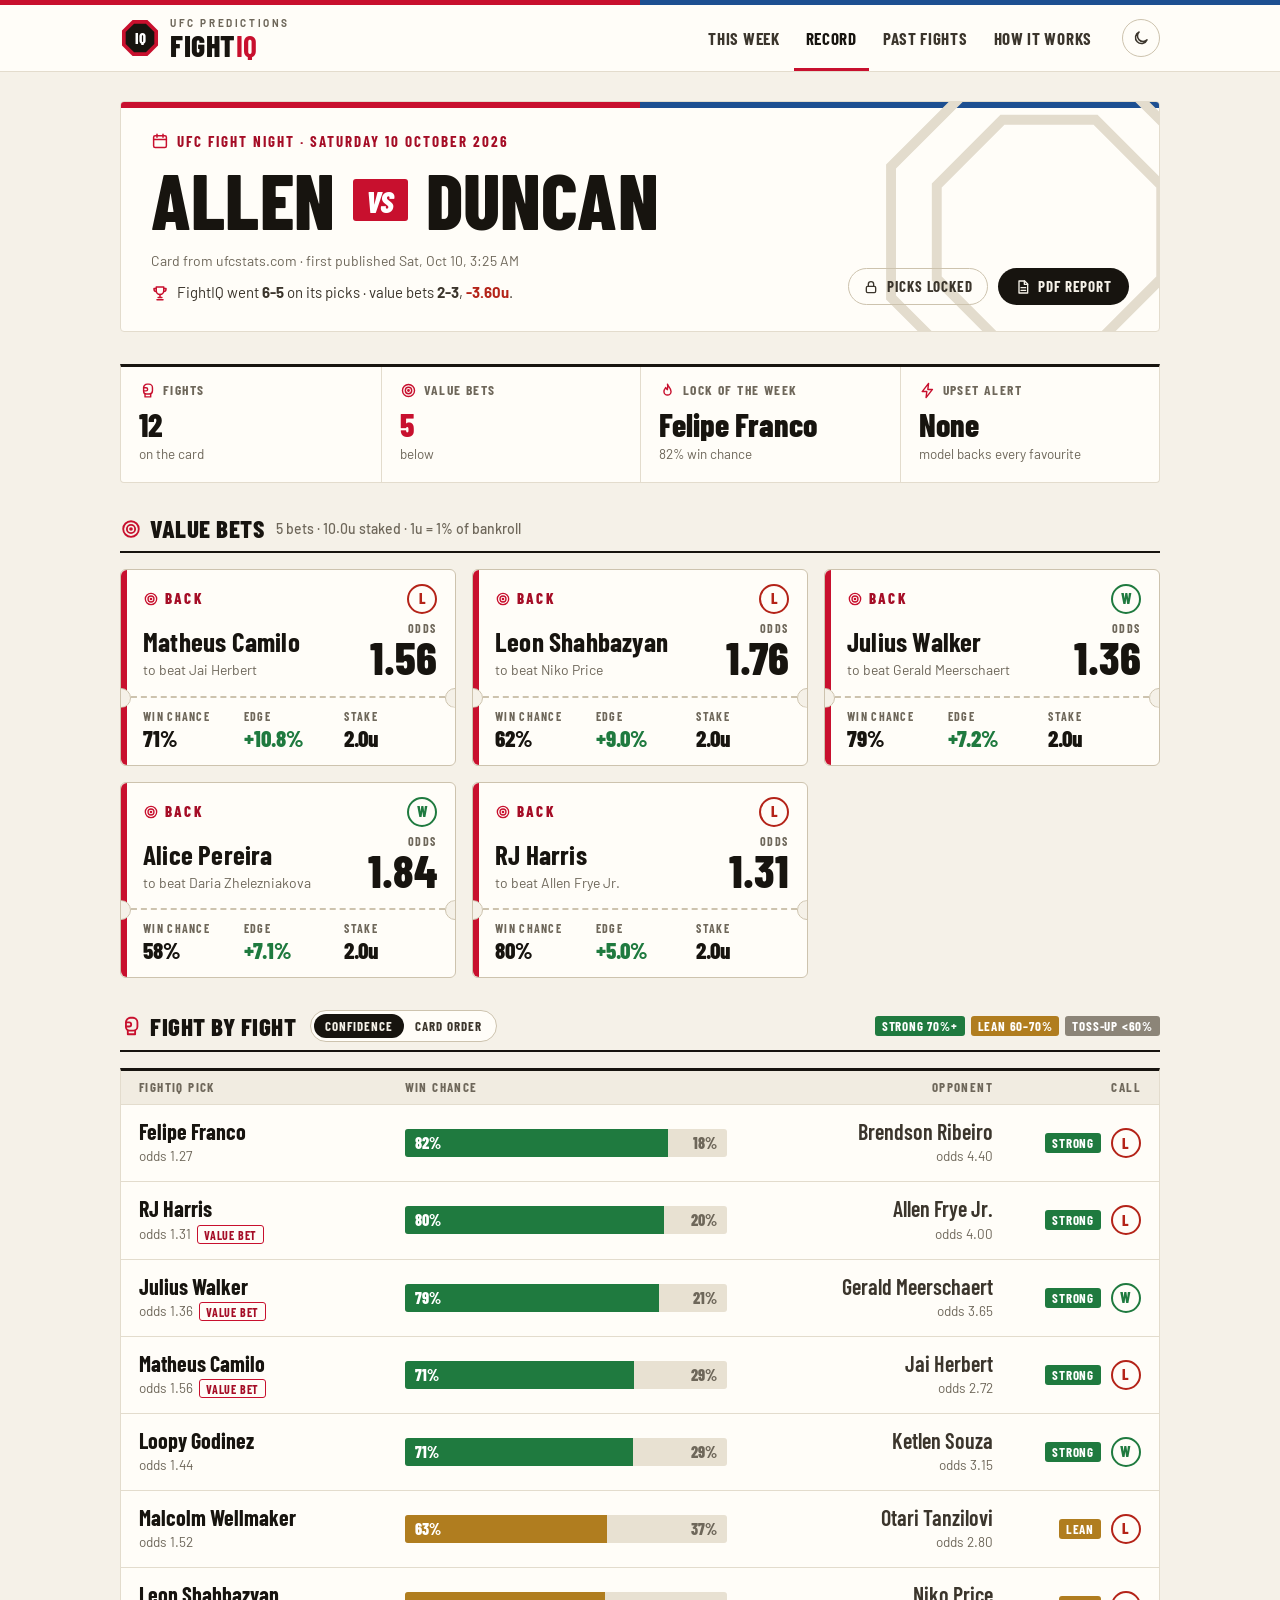
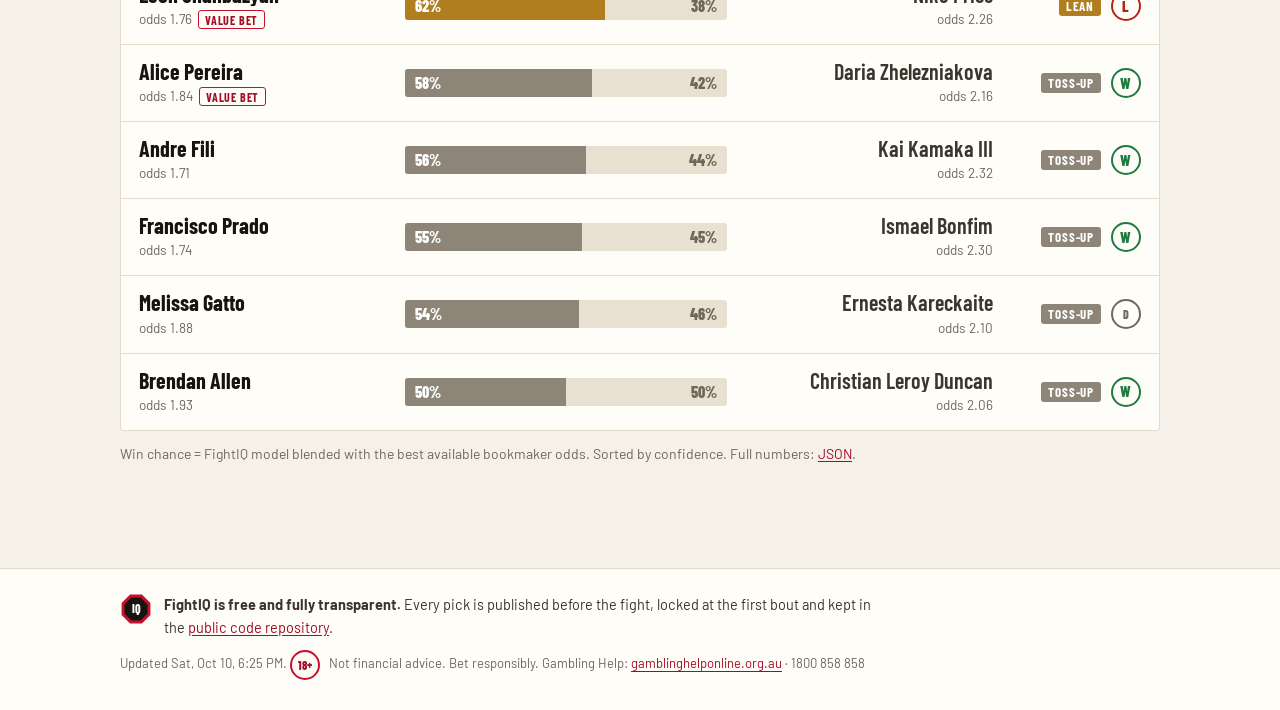
<file: site/weeks/2026-10-10_UFC-Allen-vs-Duncan.html>
<!doctype html>
<html lang="en">
<head>
<meta charset="utf-8">
<meta name="viewport" content="width=device-width, initial-scale=1">
<title>UFC Fight Night: Allen vs. Duncan · UFC FightIQ</title>
<meta name="description" content="UFC FightIQ: free, fully transparent UFC fight predictions, value bets and a public track record.">
<meta name="theme-color" content="#f5f1e8">
<link rel="icon" href="../assets/logo.svg" type="image/svg+xml">
<link rel="preconnect" href="https://fonts.googleapis.com"><link rel="preconnect" href="https://fonts.gstatic.com" crossorigin>
<link rel="stylesheet" href="https://fonts.googleapis.com/css2?family=Barlow+Condensed:ital,wght@0,600;0,700;0,800;1,800&family=Barlow:wght@400;500;600;700&display=swap">
<link rel="stylesheet" href="../assets/style.css?v=7cd8a8290e">
<script>try{var t=localStorage.getItem("fightiq-theme");if(t)document.documentElement.setAttribute("data-theme",t)}catch(e){}</script>
</head>
<body>
<header class="top">
  <div class="wrap top-in">
    <a class="brand" href="../index.html" aria-label="FightIQ home"><svg class="logo" viewBox="0 0 40 40" aria-hidden="true"><polygon points="38.02,27.46 27.46,38.02 12.54,38.02 1.98,27.46 1.98,12.54 12.54,1.98 27.46,1.98 38.02,12.54" fill="#C8102E"/><polygon points="34.32,25.93 25.93,34.32 14.07,34.32 5.68,25.93 5.68,14.07 14.07,5.68 25.93,5.68 34.32,14.07" fill="#17140F"/><text x="20" y="25.6" text-anchor="middle" font-size="15" font-weight="800" fill="#fff" font-family="Barlow Condensed,Arial Narrow,Helvetica,sans-serif">IQ</text></svg><span class="word"><small>UFC predictions</small>FIGHT<b>IQ</b></span></a>
    <nav aria-label="Main"><a href="../index.html">This week</a><a href="../record.html" class="on" aria-current="page">Record</a><a href="../search.html">Past fights</a><a href="../model.html">How it works</a></nav>
    <button class="theme" type="button" aria-label="Switch light or dark mode"><span class="ico moon"><svg viewBox="0 0 24 24" aria-hidden="true"><path d="M20 14.5A8 8 0 1 1 9.5 4a6.5 6.5 0 0 0 10.5 10.5z"/></svg></span><span class="ico sun"><svg viewBox="0 0 24 24" aria-hidden="true"><circle cx="12" cy="12" r="4"/><path d="M12 2v2.5M12 19.5V22M4.9 4.9l1.8 1.8M17.3 17.3l1.8 1.8M2 12h2.5M19.5 12H22M4.9 19.1l1.8-1.8M17.3 6.7l1.8-1.8"/></svg></span></button>
  </div>
</header>
<main class="wrap">

<section class="poster">
  <svg class="watermark" viewBox="0 0 40 40" aria-hidden="true"><polygon points="37.55,27.27 27.27,37.55 12.73,37.55 2.45,27.27 2.45,12.73 12.73,2.45 27.27,2.45 37.55,12.73"/><polygon points="32.47,25.17 25.17,32.47 14.83,32.47 7.53,25.17 7.53,14.83 14.83,7.53 25.17,7.53 32.47,14.83"/></svg>
  <div class="poster-copy">
    <p class="kicker"><span class="ico"><svg viewBox="0 0 24 24" aria-hidden="true"><rect x="3.5" y="5" width="17" height="15.5" rx="2"/><path d="M3.5 10h17M8 3v4M16 3v4"/></svg></span>UFC Fight Night · Saturday 10 October 2026</p>
    <h1 class="bout" aria-label="UFC Fight Night: Allen vs. Duncan"><span>Allen</span><i>vs</i><span>Duncan</span></h1>
    <p class="meta">Card from ufcstats.com · first published
    <time datetime="2026-10-10T03:25:29+00:00">2026-10-10</time></p>
    <p class="result-line"><span class="ico"><svg viewBox="0 0 24 24" aria-hidden="true"><path d="M7 4h10v5a5 5 0 0 1-10 0z"/><path d="M7 6H4v1a3 3 0 0 0 3 3M17 6h3v1a3 3 0 0 1-3 3M12 14v4M8 21h8M9.5 18h5"/></svg></span><span>FightIQ went <b>6-5</b> on its picks · value bets <b>2-3</b>, <b class="bad">-3.60u</b>.</span></p>
  </div>
  <div class="poster-side"><span class="status locked"><span class="ico"><svg viewBox="0 0 24 24" aria-hidden="true"><rect x="5" y="11" width="14" height="9.5" rx="2"/><path d="M8 11V8a4 4 0 0 1 8 0v3"/></svg></span>Picks locked</span><a class="btn" href="../reports/2026-10-10_UFC-Allen-vs-Duncan.pdf"><span class="ico"><svg viewBox="0 0 24 24" aria-hidden="true"><path d="M6 3h8.5L19 7.5V21H6z"/><path d="M14 3v5h5M9 13h7M9 17h7"/></svg></span>PDF report</a></div>
</section><section class="board"><div class="cell"><span class="lbl"><span class="ico"><svg viewBox="0 0 24 24" aria-hidden="true"><path d="M6.5 12V8a5 5 0 0 1 5-5H14a5 5 0 0 1 5 5v4.5a4.5 4.5 0 0 1-4.5 4.5h-4A4 4 0 0 1 6.5 13z"/><path d="M6.5 12.5H10a2.2 2.2 0 0 0 0-4.4H6.5"/><path d="M8.5 17v4h8v-4"/></svg></span>Fights</span><strong class="val">12</strong><span class="sub">on the card</span></div><div class="cell"><span class="lbl"><span class="ico"><svg viewBox="0 0 24 24" aria-hidden="true"><circle cx="12" cy="12" r="8.5"/><circle cx="12" cy="12" r="4.5"/><circle cx="12" cy="12" r="1" fill="currentColor"/></svg></span>Value bets</span><strong class="val accent">5</strong><span class="sub">below</span></div><div class="cell"><span class="lbl"><span class="ico"><svg viewBox="0 0 24 24" aria-hidden="true"><path d="M12 3c.6 3.4 5 5.6 5 10.4a5 5 0 0 1-10 0c0-2.6 1.6-4.3 2.6-5.7.4 1.7 1.2 2.7 2.2 3.2.7-2.4.8-5 .2-7.9z"/></svg></span>Lock of the week</span><strong class="val">Felipe Franco</strong><span class="sub">82% win chance</span></div><div class="cell"><span class="lbl"><span class="ico"><svg viewBox="0 0 24 24" aria-hidden="true"><path d="M13.5 2 4.5 13.5h6.5L10 22l9-11.5h-6.5z"/></svg></span>Upset alert</span><strong class="val">None</strong><span class="sub">model backs every favourite</span></div></section>
<section><h2><span class="ico"><svg viewBox="0 0 24 24" aria-hidden="true"><circle cx="12" cy="12" r="8.5"/><circle cx="12" cy="12" r="4.5"/><circle cx="12" cy="12" r="1" fill="currentColor"/></svg></span>Value bets<span class="h2-note">5 bets · 10.0u staked · 1u = 1% of bankroll</span></h2><div class="slips"><article class="slip">
  <div class="slip-top"><span class="stamp"><span class="ico"><svg viewBox="0 0 24 24" aria-hidden="true"><circle cx="12" cy="12" r="8.5"/><circle cx="12" cy="12" r="4.5"/><circle cx="12" cy="12" r="1" fill="currentColor"/></svg></span>Back</span><span class="res loss" title="Lost">L</span></div>
  <div class="slip-main"><div><h3>Matheus Camilo</h3><small>to beat Jai Herbert</small></div>
  <div class="odds"><span>Odds</span><strong>1.56</strong></div></div>
  <div class="perf" aria-hidden="true"></div>
  <dl class="slip-stats"><div><dt>Win chance</dt><dd>71%</dd></div>
  <div><dt>Edge</dt><dd class="good">+10.8%</dd></div><div><dt>Stake</dt><dd>2.0u</dd></div></dl>
</article><article class="slip">
  <div class="slip-top"><span class="stamp"><span class="ico"><svg viewBox="0 0 24 24" aria-hidden="true"><circle cx="12" cy="12" r="8.5"/><circle cx="12" cy="12" r="4.5"/><circle cx="12" cy="12" r="1" fill="currentColor"/></svg></span>Back</span><span class="res loss" title="Lost">L</span></div>
  <div class="slip-main"><div><h3>Leon Shahbazyan</h3><small>to beat Niko Price</small></div>
  <div class="odds"><span>Odds</span><strong>1.76</strong></div></div>
  <div class="perf" aria-hidden="true"></div>
  <dl class="slip-stats"><div><dt>Win chance</dt><dd>62%</dd></div>
  <div><dt>Edge</dt><dd class="good">+9.0%</dd></div><div><dt>Stake</dt><dd>2.0u</dd></div></dl>
</article><article class="slip">
  <div class="slip-top"><span class="stamp"><span class="ico"><svg viewBox="0 0 24 24" aria-hidden="true"><circle cx="12" cy="12" r="8.5"/><circle cx="12" cy="12" r="4.5"/><circle cx="12" cy="12" r="1" fill="currentColor"/></svg></span>Back</span><span class="res win" title="Won">W</span></div>
  <div class="slip-main"><div><h3>Julius Walker</h3><small>to beat Gerald Meerschaert</small></div>
  <div class="odds"><span>Odds</span><strong>1.36</strong></div></div>
  <div class="perf" aria-hidden="true"></div>
  <dl class="slip-stats"><div><dt>Win chance</dt><dd>79%</dd></div>
  <div><dt>Edge</dt><dd class="good">+7.2%</dd></div><div><dt>Stake</dt><dd>2.0u</dd></div></dl>
</article><article class="slip">
  <div class="slip-top"><span class="stamp"><span class="ico"><svg viewBox="0 0 24 24" aria-hidden="true"><circle cx="12" cy="12" r="8.5"/><circle cx="12" cy="12" r="4.5"/><circle cx="12" cy="12" r="1" fill="currentColor"/></svg></span>Back</span><span class="res win" title="Won">W</span></div>
  <div class="slip-main"><div><h3>Alice Pereira</h3><small>to beat Daria Zhelezniakova</small></div>
  <div class="odds"><span>Odds</span><strong>1.84</strong></div></div>
  <div class="perf" aria-hidden="true"></div>
  <dl class="slip-stats"><div><dt>Win chance</dt><dd>58%</dd></div>
  <div><dt>Edge</dt><dd class="good">+7.1%</dd></div><div><dt>Stake</dt><dd>2.0u</dd></div></dl>
</article><article class="slip">
  <div class="slip-top"><span class="stamp"><span class="ico"><svg viewBox="0 0 24 24" aria-hidden="true"><circle cx="12" cy="12" r="8.5"/><circle cx="12" cy="12" r="4.5"/><circle cx="12" cy="12" r="1" fill="currentColor"/></svg></span>Back</span><span class="res loss" title="Lost">L</span></div>
  <div class="slip-main"><div><h3>RJ Harris</h3><small>to beat Allen Frye Jr.</small></div>
  <div class="odds"><span>Odds</span><strong>1.31</strong></div></div>
  <div class="perf" aria-hidden="true"></div>
  <dl class="slip-stats"><div><dt>Win chance</dt><dd>80%</dd></div>
  <div><dt>Edge</dt><dd class="good">+5.0%</dd></div><div><dt>Stake</dt><dd>2.0u</dd></div></dl>
</article></div></section>
<section>
  <h2><span class="ico"><svg viewBox="0 0 24 24" aria-hidden="true"><path d="M6.5 12V8a5 5 0 0 1 5-5H14a5 5 0 0 1 5 5v4.5a4.5 4.5 0 0 1-4.5 4.5h-4A4 4 0 0 1 6.5 13z"/><path d="M6.5 12.5H10a2.2 2.2 0 0 0 0-4.4H6.5"/><path d="M8.5 17v4h8v-4"/></svg></span>Fight by fight <span class="sort" role="group" aria-label="Order fights by"><button type="button" class="sort-btn" data-sort="conf" aria-pressed="true">Confidence</button><button type="button" class="sort-btn" data-sort="card" aria-pressed="false">Card order</button></span><span class="legend"><span class="tier strong">Strong 70%+</span><span class="tier lean">Lean 60–70%</span><span class="tier toss">Toss-up &lt;60%</span></span></h2>
  <div class="tape" role="table" aria-label="FightIQ picks for every fight" data-sort="conf">
    <div class="bout-row tape-head" role="row"><span role="columnheader">FightIQ pick</span><span role="columnheader">Win chance</span>
    <span role="columnheader">Opponent</span><span role="columnheader">Call</span></div>
    <div class="bout-row" role="row" data-card="9" data-p="0.8151">
  <div class="corner pick" role="cell"><b>Felipe Franco</b><small>odds 1.27</small></div>
  <div class="split" role="cell" data-tip="Felipe Franco: 81.5% · model 68.9% · bookies 77.6%"><span class="seg strong" style="width:81.5%">82%</span><span class="seg opp">18%</span></div>
  <div class="corner opp" role="cell"><b>Brendson Ribeiro</b><small>odds 4.40</small></div>
  <div class="call" role="cell"><span class="tier strong">Strong</span><span class="res loss" title="Lost">L</span></div>
</div><div class="bout-row" role="row" data-card="10" data-p="0.8017">
  <div class="corner pick" role="cell"><b>RJ Harris</b><small>odds 1.31<span class="tag accent">Value bet</span></small></div>
  <div class="split" role="cell" data-tip="RJ Harris: 80.2% · model 71.9% · bookies 75.3%"><span class="seg strong" style="width:80.2%">80%</span><span class="seg opp">20%</span></div>
  <div class="corner opp" role="cell"><b>Allen Frye Jr.</b><small>odds 4.00</small></div>
  <div class="call" role="cell"><span class="tier strong">Strong</span><span class="res loss" title="Lost">L</span></div>
</div><div class="bout-row" role="row" data-card="6" data-p="0.7881">
  <div class="corner pick" role="cell"><b>Julius Walker</b><small>odds 1.36<span class="tag accent">Value bet</span></small></div>
  <div class="split" role="cell" data-tip="Julius Walker: 78.8% · model 75.1% · bookies 72.9%"><span class="seg strong" style="width:78.8%">79%</span><span class="seg opp">21%</span></div>
  <div class="corner opp" role="cell"><b>Gerald Meerschaert</b><small>odds 3.65</small></div>
  <div class="call" role="cell"><span class="tier strong">Strong</span><span class="res win" title="Won">W</span></div>
</div><div class="bout-row" role="row" data-card="2" data-p="0.7104">
  <div class="corner pick" role="cell"><b>Matheus Camilo</b><small>odds 1.56<span class="slot">Co-main</span><span class="tag accent">Value bet</span></small></div>
  <div class="split" role="cell" data-tip="Matheus Camilo: 71.0% · model 76.4% · bookies 63.5%"><span class="seg strong" style="width:71.0%">71%</span><span class="seg opp">29%</span></div>
  <div class="corner opp" role="cell"><b>Jai Herbert</b><small>odds 2.72</small></div>
  <div class="call" role="cell"><span class="tier strong">Strong</span><span class="res loss" title="Lost">L</span></div>
</div><div class="bout-row" role="row" data-card="3" data-p="0.7094">
  <div class="corner pick" role="cell"><b>Loopy Godinez</b><small>odds 1.44</small></div>
  <div class="split" role="cell" data-tip="Loopy Godinez: 70.9% · model 58.7% · bookies 68.6%"><span class="seg strong" style="width:70.9%">71%</span><span class="seg opp">29%</span></div>
  <div class="corner opp" role="cell"><b>Ketlen Souza</b><small>odds 3.15</small></div>
  <div class="call" role="cell"><span class="tier strong">Strong</span><span class="res win" title="Won">W</span></div>
</div><div class="bout-row" role="row" data-card="5" data-p="0.6271">
  <div class="corner pick" role="cell"><b>Malcolm Wellmaker</b><small>odds 1.52</small></div>
  <div class="split" role="cell" data-tip="Malcolm Wellmaker: 62.7% · model 41.5% · bookies 64.8%"><span class="seg lean" style="width:62.7%">63%</span><span class="seg opp">37%</span></div>
  <div class="corner opp" role="cell"><b>Otari Tanzilovi</b><small>odds 2.80</small></div>
  <div class="call" role="cell"><span class="tier lean">Lean</span><span class="res loss" title="Lost">L</span></div>
</div><div class="bout-row" role="row" data-card="8" data-p="0.6196">
  <div class="corner pick" role="cell"><b>Leon Shahbazyan</b><small>odds 1.76<span class="tag accent">Value bet</span></small></div>
  <div class="split" role="cell" data-tip="Leon Shahbazyan: 62.0% · model 69.5% · bookies 56.2%"><span class="seg lean" style="width:62.0%">62%</span><span class="seg opp">38%</span></div>
  <div class="corner opp" role="cell"><b>Niko Price</b><small>odds 2.26</small></div>
  <div class="call" role="cell"><span class="tier lean">Lean</span><span class="res loss" title="Lost">L</span></div>
</div><div class="bout-row" role="row" data-card="11" data-p="0.5820">
  <div class="corner pick" role="cell"><b>Alice Pereira</b><small>odds 1.84<span class="tag accent">Value bet</span></small></div>
  <div class="split" role="cell" data-tip="Alice Pereira: 58.2% · model 64.4% · bookies 54.0%"><span class="seg toss" style="width:58.2%">58%</span><span class="seg opp">42%</span></div>
  <div class="corner opp" role="cell"><b>Daria Zhelezniakova</b><small>odds 2.16</small></div>
  <div class="call" role="cell"><span class="tier toss">Toss-up</span><span class="res win" title="Won">W</span></div>
</div><div class="bout-row" role="row" data-card="4" data-p="0.5619">
  <div class="corner pick" role="cell"><b>Andre Fili</b><small>odds 1.71</small></div>
  <div class="split" role="cell" data-tip="Andre Fili: 56.2% · model 44.8% · bookies 57.6%"><span class="seg toss" style="width:56.2%">56%</span><span class="seg opp">44%</span></div>
  <div class="corner opp" role="cell"><b>Kai Kamaka III</b><small>odds 2.32</small></div>
  <div class="call" role="cell"><span class="tier toss">Toss-up</span><span class="res win" title="Won">W</span></div>
</div><div class="bout-row" role="row" data-card="7" data-p="0.5494">
  <div class="corner pick" role="cell"><b>Francisco Prado</b><small>odds 1.74</small></div>
  <div class="split" role="cell" data-tip="Francisco Prado: 54.9% · model 42.7% · bookies 56.9%"><span class="seg toss" style="width:54.9%">55%</span><span class="seg opp">45%</span></div>
  <div class="corner opp" role="cell"><b>Ismael Bonfim</b><small>odds 2.30</small></div>
  <div class="call" role="cell"><span class="tier toss">Toss-up</span><span class="res win" title="Won">W</span></div>
</div><div class="bout-row" role="row" data-card="12" data-p="0.5399">
  <div class="corner pick" role="cell"><b>Melissa Gatto</b><small>odds 1.88</small></div>
  <div class="split" role="cell" data-tip="Melissa Gatto: 54.0% · model 54.2% · bookies 52.8%"><span class="seg toss" style="width:54.0%">54%</span><span class="seg opp">46%</span></div>
  <div class="corner opp" role="cell"><b>Ernesta Kareckaite</b><small>odds 2.10</small></div>
  <div class="call" role="cell"><span class="tier toss">Toss-up</span><span class="res void" title="Draw">D</span></div>
</div><div class="bout-row" role="row" data-card="1" data-p="0.5008">
  <div class="corner pick" role="cell"><b>Brendan Allen</b><small>odds 1.93<span class="slot">Main event</span></small></div>
  <div class="split" role="cell" data-tip="Brendan Allen: 50.1% · model 44.5% · bookies 51.6%"><span class="seg toss" style="width:50.1%">50%</span><span class="seg opp">50%</span></div>
  <div class="corner opp" role="cell"><b>Christian Leroy Duncan</b><small>odds 2.06</small></div>
  <div class="call" role="cell"><span class="tier toss">Toss-up</span><span class="res win" title="Won">W</span></div>
</div>
  </div>
  <p class="note">Win chance = FightIQ model blended with the best available bookmaker odds. <span class="sort-note">Sorted by confidence.</span> Full numbers: <a href="../data/weeks/2026-10-10_UFC-Allen-vs-Duncan.json">JSON</a>.</p>
</section>
</main>
<footer class="foot">
  <div class="wrap foot-in">
    <div class="foot-brand"><svg class="logo" viewBox="0 0 40 40" aria-hidden="true"><polygon points="38.02,27.46 27.46,38.02 12.54,38.02 1.98,27.46 1.98,12.54 12.54,1.98 27.46,1.98 38.02,12.54" fill="#C8102E"/><polygon points="34.32,25.93 25.93,34.32 14.07,34.32 5.68,25.93 5.68,14.07 14.07,5.68 25.93,5.68 34.32,14.07" fill="#17140F"/><text x="20" y="25.6" text-anchor="middle" font-size="15" font-weight="800" fill="#fff" font-family="Barlow Condensed,Arial Narrow,Helvetica,sans-serif">IQ</text></svg><p><b>FightIQ is free and fully transparent.</b> Every pick is published before the fight,
    locked at the first bout and kept in the <a href="https://github.com/johnthewizwe23/FightIQ">public code repository</a>.</p></div>
    <p class="foot-small">Updated <time datetime="2026-10-10T18:25:03+00:00">2026-10-10 18:25 UTC</time>. <span class="age">18+</span> Not financial advice. Bet responsibly. Gambling Help:
    <a href="https://www.gamblinghelponline.org.au">gamblinghelponline.org.au</a> · 1800 858 858</p>
  </div>
</footer>
<script src="../assets/app.js?v=45d0e978c8"></script>
</body>
</html>
</file>
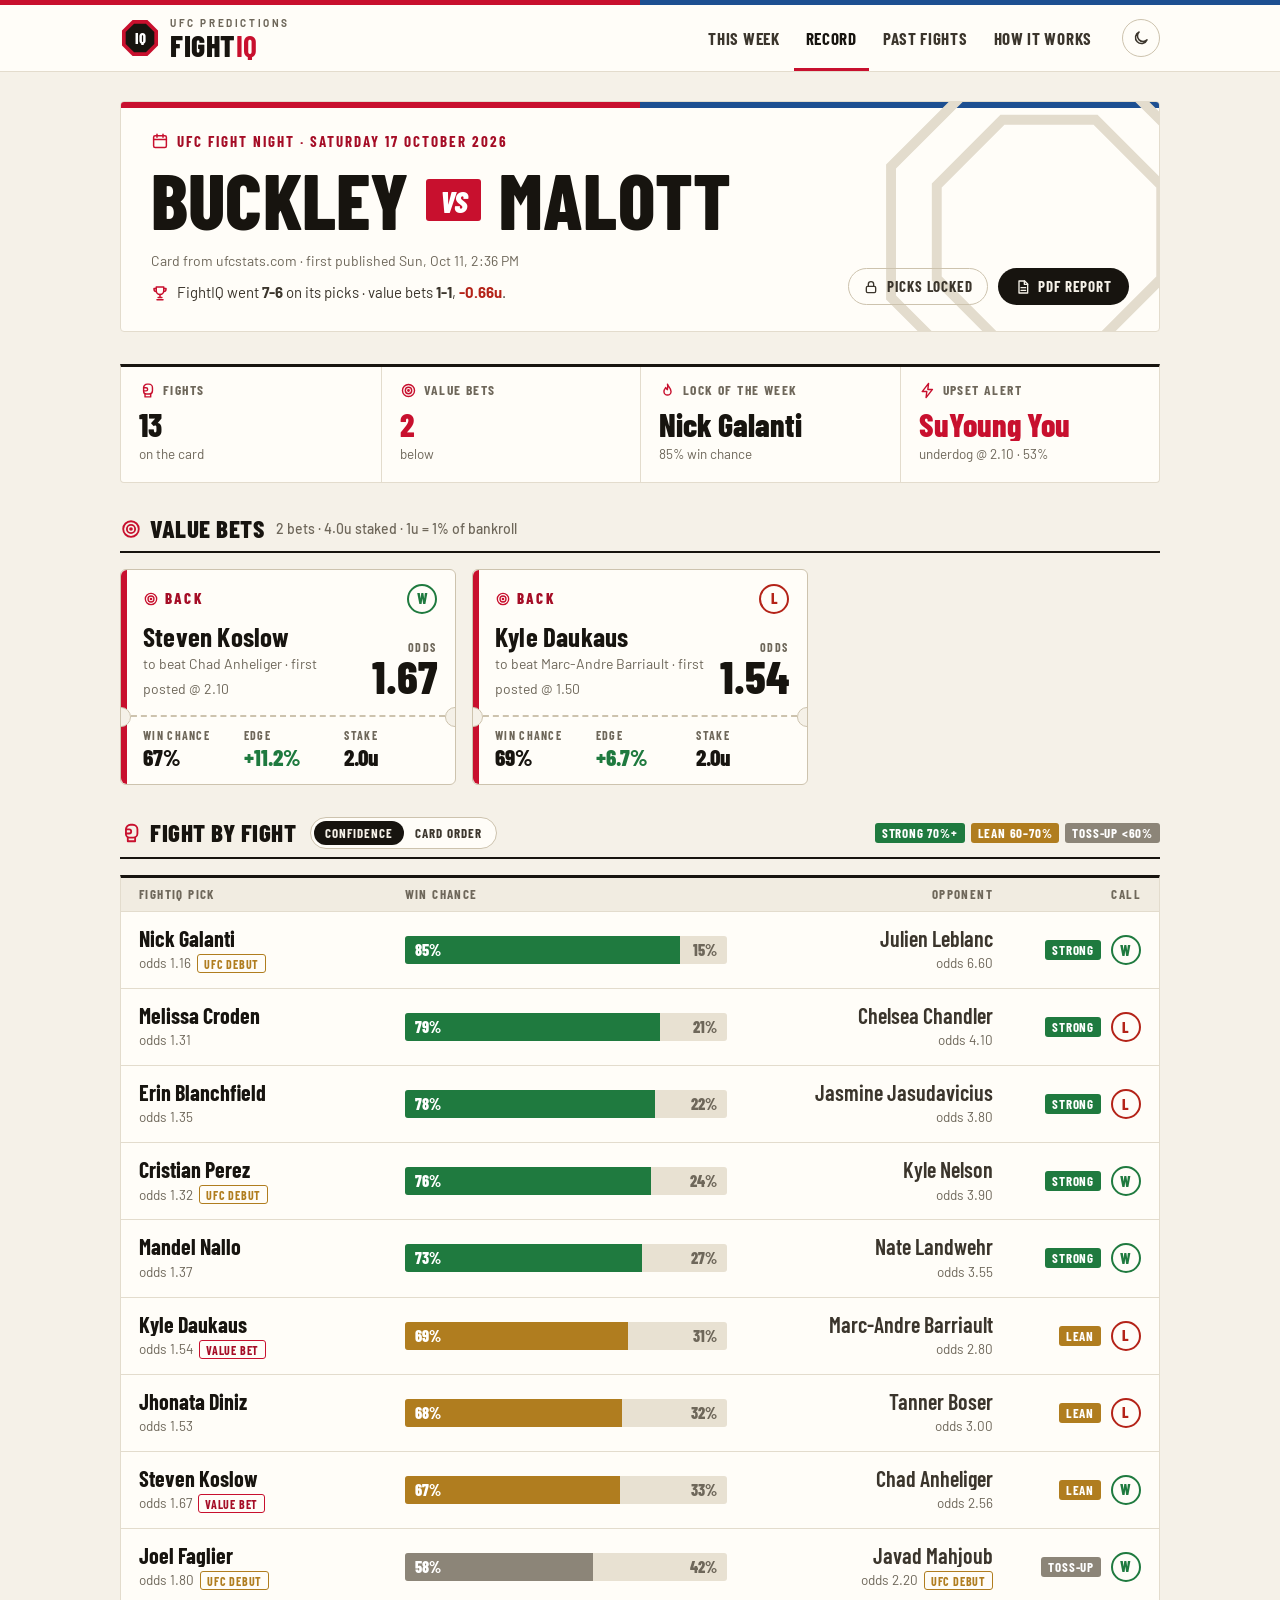
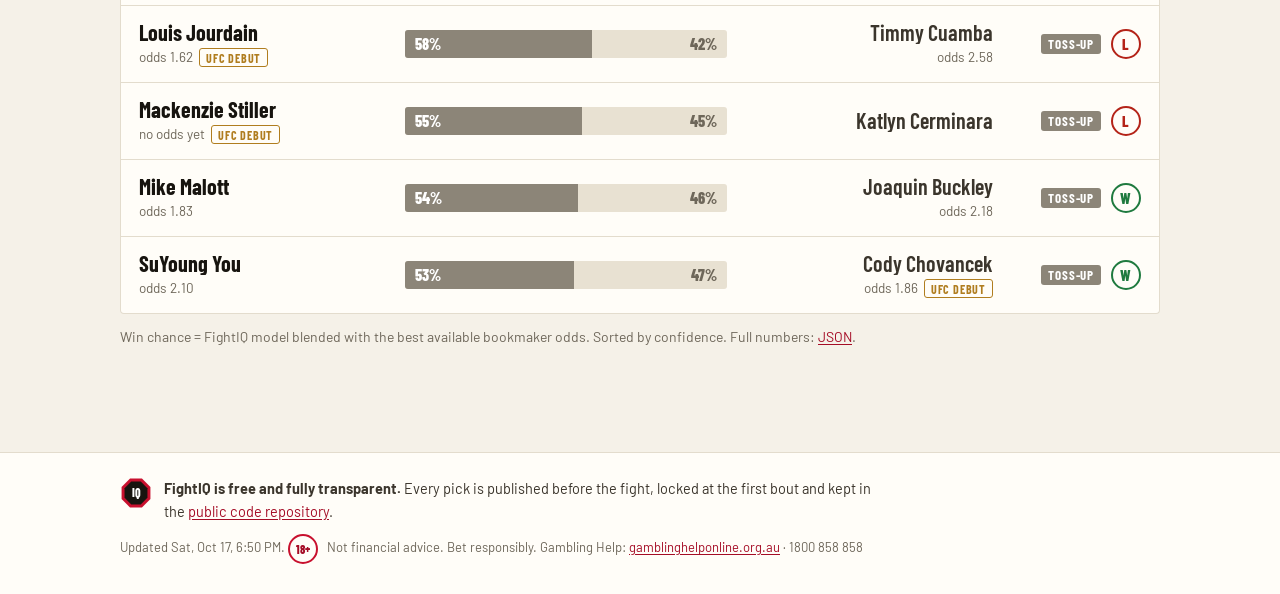
<file: site/weeks/2026-10-17_UFC-Fight-Night-Buckley-vs-Malott.html>
<!doctype html>
<html lang="en">
<head>
<meta charset="utf-8">
<meta name="viewport" content="width=device-width, initial-scale=1">
<title>UFC Fight Night: Buckley vs. Malott · UFC FightIQ</title>
<meta name="description" content="UFC FightIQ: free, fully transparent UFC fight predictions, value bets and a public track record.">
<meta name="theme-color" content="#f5f1e8">
<link rel="icon" href="../assets/logo.svg" type="image/svg+xml">
<link rel="preconnect" href="https://fonts.googleapis.com"><link rel="preconnect" href="https://fonts.gstatic.com" crossorigin>
<link rel="stylesheet" href="https://fonts.googleapis.com/css2?family=Barlow+Condensed:ital,wght@0,600;0,700;0,800;1,800&family=Barlow:wght@400;500;600;700&display=swap">
<link rel="stylesheet" href="../assets/style.css?v=7cd8a8290e">
<script>try{var t=localStorage.getItem("fightiq-theme");if(t)document.documentElement.setAttribute("data-theme",t)}catch(e){}</script>
</head>
<body>
<header class="top">
  <div class="wrap top-in">
    <a class="brand" href="../index.html" aria-label="FightIQ home"><svg class="logo" viewBox="0 0 40 40" aria-hidden="true"><polygon points="38.02,27.46 27.46,38.02 12.54,38.02 1.98,27.46 1.98,12.54 12.54,1.98 27.46,1.98 38.02,12.54" fill="#C8102E"/><polygon points="34.32,25.93 25.93,34.32 14.07,34.32 5.68,25.93 5.68,14.07 14.07,5.68 25.93,5.68 34.32,14.07" fill="#17140F"/><text x="20" y="25.6" text-anchor="middle" font-size="15" font-weight="800" fill="#fff" font-family="Barlow Condensed,Arial Narrow,Helvetica,sans-serif">IQ</text></svg><span class="word"><small>UFC predictions</small>FIGHT<b>IQ</b></span></a>
    <nav aria-label="Main"><a href="../index.html">This week</a><a href="../record.html" class="on" aria-current="page">Record</a><a href="../search.html">Past fights</a><a href="../model.html">How it works</a></nav>
    <button class="theme" type="button" aria-label="Switch light or dark mode"><span class="ico moon"><svg viewBox="0 0 24 24" aria-hidden="true"><path d="M20 14.5A8 8 0 1 1 9.5 4a6.5 6.5 0 0 0 10.5 10.5z"/></svg></span><span class="ico sun"><svg viewBox="0 0 24 24" aria-hidden="true"><circle cx="12" cy="12" r="4"/><path d="M12 2v2.5M12 19.5V22M4.9 4.9l1.8 1.8M17.3 17.3l1.8 1.8M2 12h2.5M19.5 12H22M4.9 19.1l1.8-1.8M17.3 6.7l1.8-1.8"/></svg></span></button>
  </div>
</header>
<main class="wrap">

<section class="poster">
  <svg class="watermark" viewBox="0 0 40 40" aria-hidden="true"><polygon points="37.55,27.27 27.27,37.55 12.73,37.55 2.45,27.27 2.45,12.73 12.73,2.45 27.27,2.45 37.55,12.73"/><polygon points="32.47,25.17 25.17,32.47 14.83,32.47 7.53,25.17 7.53,14.83 14.83,7.53 25.17,7.53 32.47,14.83"/></svg>
  <div class="poster-copy">
    <p class="kicker"><span class="ico"><svg viewBox="0 0 24 24" aria-hidden="true"><rect x="3.5" y="5" width="17" height="15.5" rx="2"/><path d="M3.5 10h17M8 3v4M16 3v4"/></svg></span>UFC Fight Night · Saturday 17 October 2026</p>
    <h1 class="bout" aria-label="UFC Fight Night: Buckley vs. Malott"><span>Buckley</span><i>vs</i><span>Malott</span></h1>
    <p class="meta">Card from ufcstats.com · first published
    <time datetime="2026-10-11T14:36:54+00:00">2026-10-11</time></p>
    <p class="result-line"><span class="ico"><svg viewBox="0 0 24 24" aria-hidden="true"><path d="M7 4h10v5a5 5 0 0 1-10 0z"/><path d="M7 6H4v1a3 3 0 0 0 3 3M17 6h3v1a3 3 0 0 1-3 3M12 14v4M8 21h8M9.5 18h5"/></svg></span><span>FightIQ went <b>7-6</b> on its picks · value bets <b>1-1</b>, <b class="bad">-0.66u</b>.</span></p>
  </div>
  <div class="poster-side"><span class="status locked"><span class="ico"><svg viewBox="0 0 24 24" aria-hidden="true"><rect x="5" y="11" width="14" height="9.5" rx="2"/><path d="M8 11V8a4 4 0 0 1 8 0v3"/></svg></span>Picks locked</span><a class="btn" href="../reports/2026-10-17_UFC-Fight-Night-Buckley-vs-Malott.pdf"><span class="ico"><svg viewBox="0 0 24 24" aria-hidden="true"><path d="M6 3h8.5L19 7.5V21H6z"/><path d="M14 3v5h5M9 13h7M9 17h7"/></svg></span>PDF report</a></div>
</section><section class="board"><div class="cell"><span class="lbl"><span class="ico"><svg viewBox="0 0 24 24" aria-hidden="true"><path d="M6.5 12V8a5 5 0 0 1 5-5H14a5 5 0 0 1 5 5v4.5a4.5 4.5 0 0 1-4.5 4.5h-4A4 4 0 0 1 6.5 13z"/><path d="M6.5 12.5H10a2.2 2.2 0 0 0 0-4.4H6.5"/><path d="M8.5 17v4h8v-4"/></svg></span>Fights</span><strong class="val">13</strong><span class="sub">on the card</span></div><div class="cell"><span class="lbl"><span class="ico"><svg viewBox="0 0 24 24" aria-hidden="true"><circle cx="12" cy="12" r="8.5"/><circle cx="12" cy="12" r="4.5"/><circle cx="12" cy="12" r="1" fill="currentColor"/></svg></span>Value bets</span><strong class="val accent">2</strong><span class="sub">below</span></div><div class="cell"><span class="lbl"><span class="ico"><svg viewBox="0 0 24 24" aria-hidden="true"><path d="M12 3c.6 3.4 5 5.6 5 10.4a5 5 0 0 1-10 0c0-2.6 1.6-4.3 2.6-5.7.4 1.7 1.2 2.7 2.2 3.2.7-2.4.8-5 .2-7.9z"/></svg></span>Lock of the week</span><strong class="val">Nick Galanti</strong><span class="sub">85% win chance</span></div><div class="cell"><span class="lbl"><span class="ico"><svg viewBox="0 0 24 24" aria-hidden="true"><path d="M13.5 2 4.5 13.5h6.5L10 22l9-11.5h-6.5z"/></svg></span>Upset alert</span><strong class="val accent">SuYoung You</strong><span class="sub">underdog @ 2.10 · 53%</span></div></section>
<section><h2><span class="ico"><svg viewBox="0 0 24 24" aria-hidden="true"><circle cx="12" cy="12" r="8.5"/><circle cx="12" cy="12" r="4.5"/><circle cx="12" cy="12" r="1" fill="currentColor"/></svg></span>Value bets<span class="h2-note">2 bets · 4.0u staked · 1u = 1% of bankroll</span></h2><div class="slips"><article class="slip">
  <div class="slip-top"><span class="stamp"><span class="ico"><svg viewBox="0 0 24 24" aria-hidden="true"><circle cx="12" cy="12" r="8.5"/><circle cx="12" cy="12" r="4.5"/><circle cx="12" cy="12" r="1" fill="currentColor"/></svg></span>Back</span><span class="res win" title="Won">W</span></div>
  <div class="slip-main"><div><h3>Steven Koslow</h3><small>to beat Chad Anheliger · first posted @ 2.10</small></div>
  <div class="odds"><span>Odds</span><strong>1.67</strong></div></div>
  <div class="perf" aria-hidden="true"></div>
  <dl class="slip-stats"><div><dt>Win chance</dt><dd>67%</dd></div>
  <div><dt>Edge</dt><dd class="good">+11.2%</dd></div><div><dt>Stake</dt><dd>2.0u</dd></div></dl>
</article><article class="slip">
  <div class="slip-top"><span class="stamp"><span class="ico"><svg viewBox="0 0 24 24" aria-hidden="true"><circle cx="12" cy="12" r="8.5"/><circle cx="12" cy="12" r="4.5"/><circle cx="12" cy="12" r="1" fill="currentColor"/></svg></span>Back</span><span class="res loss" title="Lost">L</span></div>
  <div class="slip-main"><div><h3>Kyle Daukaus</h3><small>to beat Marc-Andre Barriault · first posted @ 1.50</small></div>
  <div class="odds"><span>Odds</span><strong>1.54</strong></div></div>
  <div class="perf" aria-hidden="true"></div>
  <dl class="slip-stats"><div><dt>Win chance</dt><dd>69%</dd></div>
  <div><dt>Edge</dt><dd class="good">+6.7%</dd></div><div><dt>Stake</dt><dd>2.0u</dd></div></dl>
</article></div></section>
<section>
  <h2><span class="ico"><svg viewBox="0 0 24 24" aria-hidden="true"><path d="M6.5 12V8a5 5 0 0 1 5-5H14a5 5 0 0 1 5 5v4.5a4.5 4.5 0 0 1-4.5 4.5h-4A4 4 0 0 1 6.5 13z"/><path d="M6.5 12.5H10a2.2 2.2 0 0 0 0-4.4H6.5"/><path d="M8.5 17v4h8v-4"/></svg></span>Fight by fight <span class="sort" role="group" aria-label="Order fights by"><button type="button" class="sort-btn" data-sort="conf" aria-pressed="true">Confidence</button><button type="button" class="sort-btn" data-sort="card" aria-pressed="false">Card order</button></span><span class="legend"><span class="tier strong">Strong 70%+</span><span class="tier lean">Lean 60–70%</span><span class="tier toss">Toss-up &lt;60%</span></span></h2>
  <div class="tape" role="table" aria-label="FightIQ picks for every fight" data-sort="conf">
    <div class="bout-row tape-head" role="row"><span role="columnheader">FightIQ pick</span><span role="columnheader">Win chance</span>
    <span role="columnheader">Opponent</span><span role="columnheader">Call</span></div>
    <div class="bout-row" role="row" data-card="8" data-p="0.8528">
  <div class="corner pick" role="cell"><b>Nick Galanti</b><small>odds 1.16<span class="tag">UFC debut</span></small></div>
  <div class="split" role="cell" data-tip="Nick Galanti: 85.3% · model 56.3% · bookies 85.8%"><span class="seg strong" style="width:85.3%">85%</span><span class="seg opp">15%</span></div>
  <div class="corner opp" role="cell"><b>Julien Leblanc</b><small>odds 6.60</small></div>
  <div class="call" role="cell"><span class="tier strong">Strong</span><span class="res win" title="Won">W</span></div>
</div><div class="bout-row" role="row" data-card="12" data-p="0.7922">
  <div class="corner pick" role="cell"><b>Melissa Croden</b><small>odds 1.31</small></div>
  <div class="split" role="cell" data-tip="Melissa Croden: 79.2% · model 70.8% · bookies 76.1%"><span class="seg strong" style="width:79.2%">79%</span><span class="seg opp">21%</span></div>
  <div class="corner opp" role="cell"><b>Chelsea Chandler</b><small>odds 4.10</small></div>
  <div class="call" role="cell"><span class="tier strong">Strong</span><span class="res loss" title="Lost">L</span></div>
</div><div class="bout-row" role="row" data-card="2" data-p="0.7760">
  <div class="corner pick" role="cell"><b>Erin Blanchfield</b><small>odds 1.35<span class="slot">Co-main</span></small></div>
  <div class="split" role="cell" data-tip="Erin Blanchfield: 77.6% · model 71.7% · bookies 73.9%"><span class="seg strong" style="width:77.6%">78%</span><span class="seg opp">22%</span></div>
  <div class="corner opp" role="cell"><b>Jasmine Jasudavicius</b><small>odds 3.80</small></div>
  <div class="call" role="cell"><span class="tier strong">Strong</span><span class="res loss" title="Lost">L</span></div>
</div><div class="bout-row" role="row" data-card="3" data-p="0.7618">
  <div class="corner pick" role="cell"><b>Cristian Perez</b><small>odds 1.32<span class="tag">UFC debut</span></small></div>
  <div class="split" role="cell" data-tip="Cristian Perez: 76.2% · model 60.5% · bookies 75.2%"><span class="seg strong" style="width:76.2%">76%</span><span class="seg opp">24%</span></div>
  <div class="corner opp" role="cell"><b>Kyle Nelson</b><small>odds 3.90</small></div>
  <div class="call" role="cell"><span class="tier strong">Strong</span><span class="res win" title="Won">W</span></div>
</div><div class="bout-row" role="row" data-card="6" data-p="0.7337">
  <div class="corner pick" role="cell"><b>Mandel Nallo</b><small>odds 1.37</small></div>
  <div class="split" role="cell" data-tip="Mandel Nallo: 73.4% · model 58.9% · bookies 72.5%"><span class="seg strong" style="width:73.4%">73%</span><span class="seg opp">27%</span></div>
  <div class="corner opp" role="cell"><b>Nate Landwehr</b><small>odds 3.55</small></div>
  <div class="call" role="cell"><span class="tier strong">Strong</span><span class="res win" title="Won">W</span></div>
</div><div class="bout-row" role="row" data-card="4" data-p="0.6928">
  <div class="corner pick" role="cell"><b>Kyle Daukaus</b><small>odds 1.54<span class="tag accent">Value bet</span></small></div>
  <div class="split" role="cell" data-tip="Kyle Daukaus: 69.3% · model 70.3% · bookies 64.6%"><span class="seg lean" style="width:69.3%">69%</span><span class="seg opp">31%</span></div>
  <div class="corner opp" role="cell"><b>Marc-Andre Barriault</b><small>odds 2.80</small></div>
  <div class="call" role="cell"><span class="tier lean">Lean</span><span class="res loss" title="Lost">L</span></div>
</div><div class="bout-row" role="row" data-card="7" data-p="0.6755">
  <div class="corner pick" role="cell"><b>Jhonata Diniz</b><small>odds 1.53</small></div>
  <div class="split" role="cell" data-tip="Jhonata Diniz: 67.5% · model 59.9% · bookies 65.9%"><span class="seg lean" style="width:67.5%">68%</span><span class="seg opp">32%</span></div>
  <div class="corner opp" role="cell"><b>Tanner Boser</b><small>odds 3.00</small></div>
  <div class="call" role="cell"><span class="tier lean">Lean</span><span class="res loss" title="Lost">L</span></div>
</div><div class="bout-row" role="row" data-card="11" data-p="0.6656">
  <div class="corner pick" role="cell"><b>Steven Koslow</b><small>odds 1.67<span class="tag accent">Value bet</span></small></div>
  <div class="split" role="cell" data-tip="Steven Koslow: 66.6% · model 73.6% · bookies 60.4%"><span class="seg lean" style="width:66.6%">67%</span><span class="seg opp">33%</span></div>
  <div class="corner opp" role="cell"><b>Chad Anheliger</b><small>odds 2.56</small></div>
  <div class="call" role="cell"><span class="tier lean">Lean</span><span class="res win" title="Won">W</span></div>
</div><div class="bout-row" role="row" data-card="9" data-p="0.5845">
  <div class="corner pick" role="cell"><b>Joel Faglier</b><small>odds 1.80<span class="tag">UFC debut</span></small></div>
  <div class="split" role="cell" data-tip="Joel Faglier: 58.5% · model 62.8% · bookies 55.1%"><span class="seg toss" style="width:58.5%">58%</span><span class="seg opp">42%</span></div>
  <div class="corner opp" role="cell"><b>Javad Mahjoub</b><small>odds 2.20<span class="tag">UFC debut</span></small></div>
  <div class="call" role="cell"><span class="tier toss">Toss-up</span><span class="res win" title="Won">W</span></div>
</div><div class="bout-row" role="row" data-card="5" data-p="0.5798">
  <div class="corner pick" role="cell"><b>Louis Jourdain</b><small>odds 1.62<span class="tag">UFC debut</span></small></div>
  <div class="split" role="cell" data-tip="Louis Jourdain: 58.0% · model 39.9% · bookies 61.5%"><span class="seg toss" style="width:58.0%">58%</span><span class="seg opp">42%</span></div>
  <div class="corner opp" role="cell"><b>Timmy Cuamba</b><small>odds 2.58</small></div>
  <div class="call" role="cell"><span class="tier toss">Toss-up</span><span class="res loss" title="Lost">L</span></div>
</div><div class="bout-row" role="row" data-card="10" data-p="0.5501">
  <div class="corner pick" role="cell"><b>Mackenzie Stiller</b><small>no odds yet<span class="tag">UFC debut</span></small></div>
  <div class="split" role="cell" data-tip="Mackenzie Stiller: 55.0%"><span class="seg toss" style="width:55.0%">55%</span><span class="seg opp">45%</span></div>
  <div class="corner opp" role="cell"><b>Katlyn Cerminara</b><small></small></div>
  <div class="call" role="cell"><span class="tier toss">Toss-up</span><span class="res loss" title="Lost">L</span></div>
</div><div class="bout-row" role="row" data-card="1" data-p="0.5361">
  <div class="corner pick" role="cell"><b>Mike Malott</b><small>odds 1.83<span class="slot">Main event</span></small></div>
  <div class="split" role="cell" data-tip="Mike Malott: 53.6% · model 48.2% · bookies 54.4%"><span class="seg toss" style="width:53.6%">54%</span><span class="seg opp">46%</span></div>
  <div class="corner opp" role="cell"><b>Joaquin Buckley</b><small>odds 2.18</small></div>
  <div class="call" role="cell"><span class="tier toss">Toss-up</span><span class="res win" title="Won">W</span></div>
</div><div class="bout-row" role="row" data-card="13" data-p="0.5254">
  <div class="corner pick" role="cell"><b>SuYoung You</b><small>odds 2.10</small></div>
  <div class="split" role="cell" data-tip="SuYoung You: 52.5% · model 68.1% · bookies 46.9%"><span class="seg toss" style="width:52.5%">53%</span><span class="seg opp">47%</span></div>
  <div class="corner opp" role="cell"><b>Cody Chovancek</b><small>odds 1.86<span class="tag">UFC debut</span></small></div>
  <div class="call" role="cell"><span class="tier toss">Toss-up</span><span class="res win" title="Won">W</span></div>
</div>
  </div>
  <p class="note">Win chance = FightIQ model blended with the best available bookmaker odds. <span class="sort-note">Sorted by confidence.</span> Full numbers: <a href="../data/weeks/2026-10-17_UFC-Fight-Night-Buckley-vs-Malott.json">JSON</a>.</p>
</section>
</main>
<footer class="foot">
  <div class="wrap foot-in">
    <div class="foot-brand"><svg class="logo" viewBox="0 0 40 40" aria-hidden="true"><polygon points="38.02,27.46 27.46,38.02 12.54,38.02 1.98,27.46 1.98,12.54 12.54,1.98 27.46,1.98 38.02,12.54" fill="#C8102E"/><polygon points="34.32,25.93 25.93,34.32 14.07,34.32 5.68,25.93 5.68,14.07 14.07,5.68 25.93,5.68 34.32,14.07" fill="#17140F"/><text x="20" y="25.6" text-anchor="middle" font-size="15" font-weight="800" fill="#fff" font-family="Barlow Condensed,Arial Narrow,Helvetica,sans-serif">IQ</text></svg><p><b>FightIQ is free and fully transparent.</b> Every pick is published before the fight,
    locked at the first bout and kept in the <a href="https://github.com/johnthewizwe23/FightIQ">public code repository</a>.</p></div>
    <p class="foot-small">Updated <time datetime="2026-10-17T18:50:25+00:00">2026-10-17 18:50 UTC</time>. <span class="age">18+</span> Not financial advice. Bet responsibly. Gambling Help:
    <a href="https://www.gamblinghelponline.org.au">gamblinghelponline.org.au</a> · 1800 858 858</p>
  </div>
</footer>
<script src="../assets/app.js?v=45d0e978c8"></script>
</body>
</html>
</file>
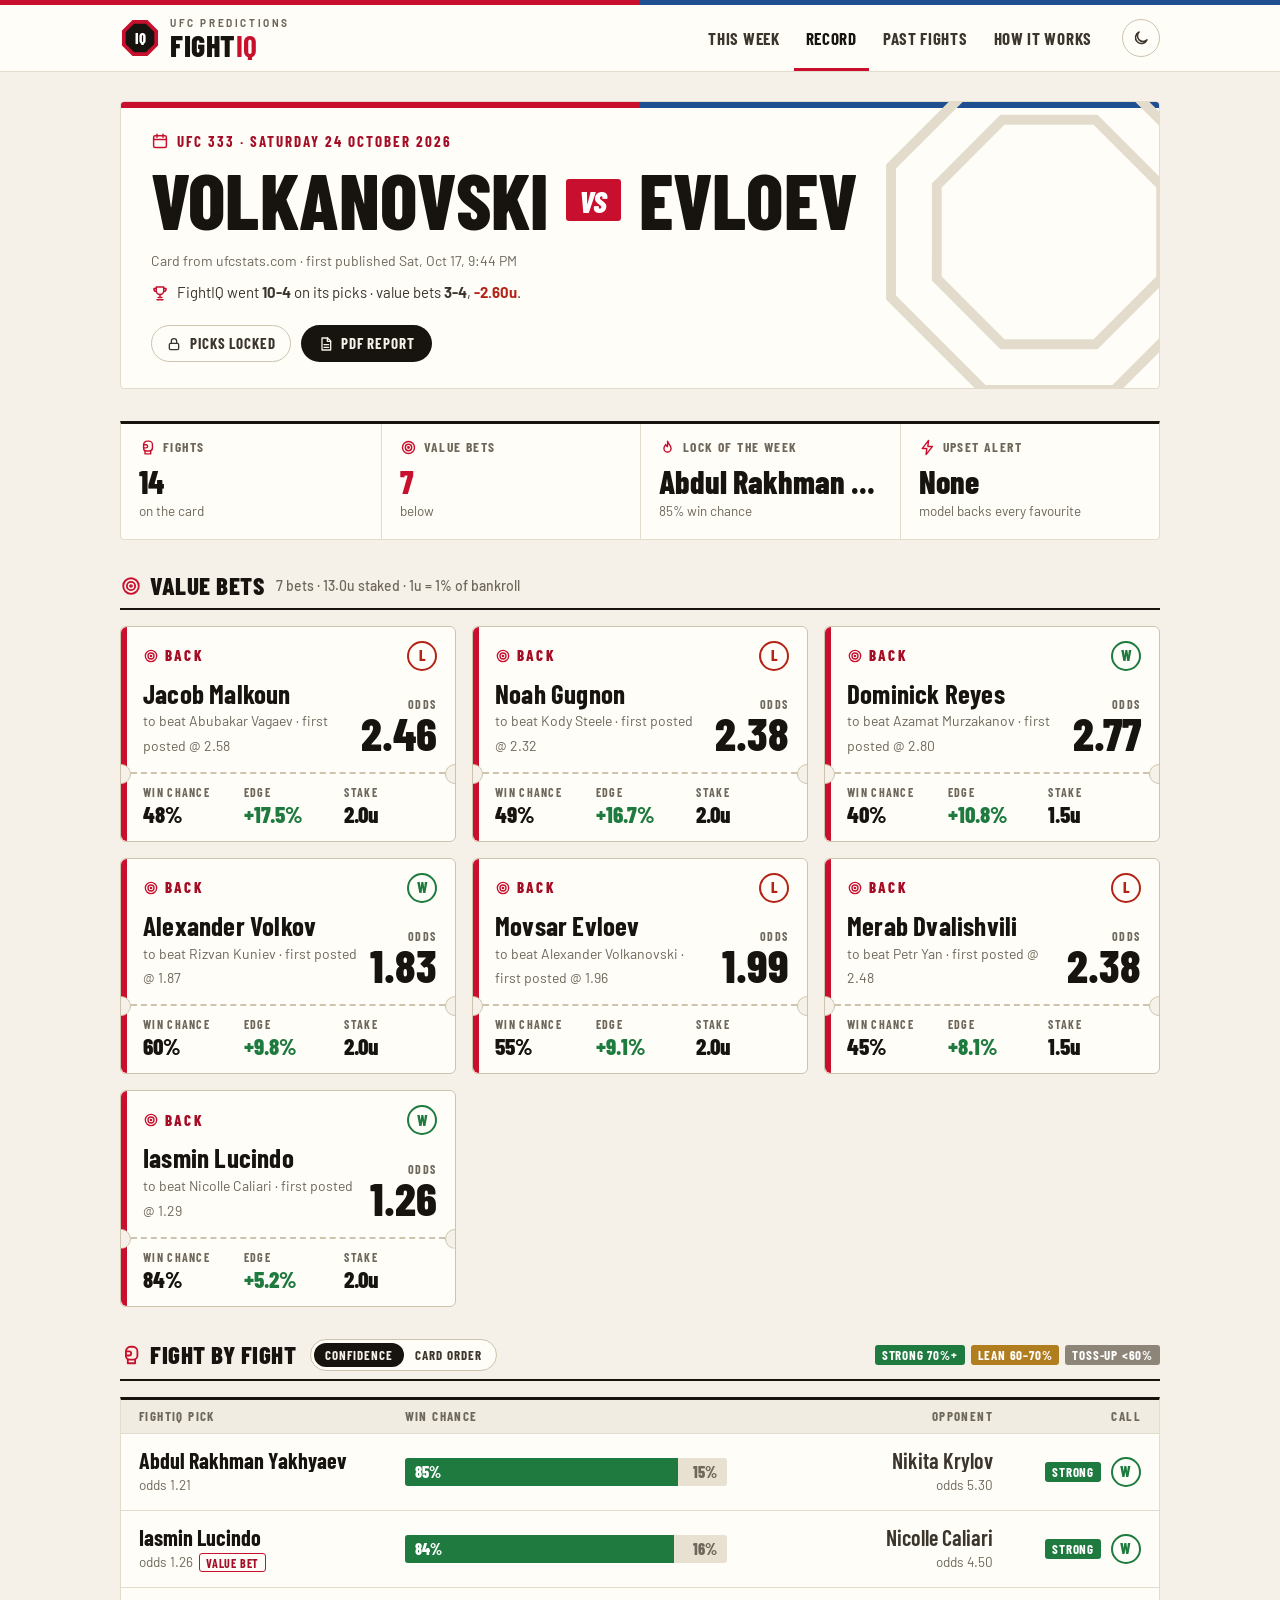
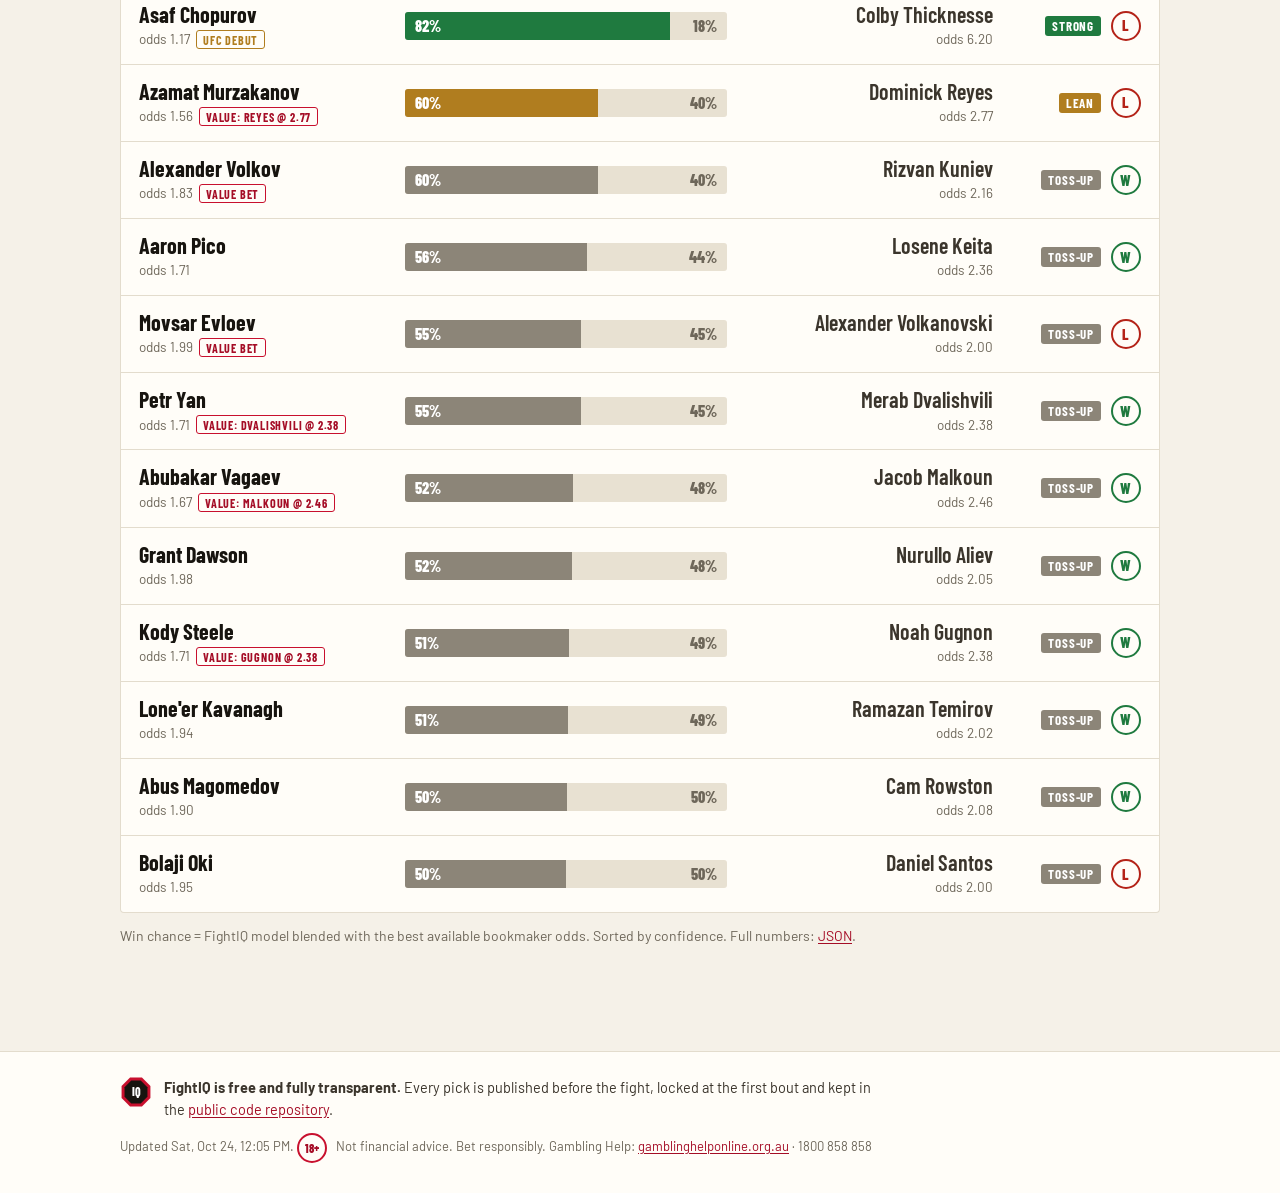
<file: site/weeks/2026-10-24_UFC-333-Volkanovski-vs-Evloev.html>
<!doctype html>
<html lang="en">
<head>
<meta charset="utf-8">
<meta name="viewport" content="width=device-width, initial-scale=1">
<title>UFC 333: Volkanovski vs. Evloev · UFC FightIQ</title>
<meta name="description" content="UFC FightIQ: free, fully transparent UFC fight predictions, value bets and a public track record.">
<meta name="theme-color" content="#f5f1e8">
<link rel="icon" href="../assets/logo.svg" type="image/svg+xml">
<link rel="preconnect" href="https://fonts.googleapis.com"><link rel="preconnect" href="https://fonts.gstatic.com" crossorigin>
<link rel="stylesheet" href="https://fonts.googleapis.com/css2?family=Barlow+Condensed:ital,wght@0,600;0,700;0,800;1,800&family=Barlow:wght@400;500;600;700&display=swap">
<link rel="stylesheet" href="../assets/style.css?v=7cd8a8290e">
<script>try{var t=localStorage.getItem("fightiq-theme");if(t)document.documentElement.setAttribute("data-theme",t)}catch(e){}</script>
</head>
<body>
<header class="top">
  <div class="wrap top-in">
    <a class="brand" href="../index.html" aria-label="FightIQ home"><svg class="logo" viewBox="0 0 40 40" aria-hidden="true"><polygon points="38.02,27.46 27.46,38.02 12.54,38.02 1.98,27.46 1.98,12.54 12.54,1.98 27.46,1.98 38.02,12.54" fill="#C8102E"/><polygon points="34.32,25.93 25.93,34.32 14.07,34.32 5.68,25.93 5.68,14.07 14.07,5.68 25.93,5.68 34.32,14.07" fill="#17140F"/><text x="20" y="25.6" text-anchor="middle" font-size="15" font-weight="800" fill="#fff" font-family="Barlow Condensed,Arial Narrow,Helvetica,sans-serif">IQ</text></svg><span class="word"><small>UFC predictions</small>FIGHT<b>IQ</b></span></a>
    <nav aria-label="Main"><a href="../index.html">This week</a><a href="../record.html" class="on" aria-current="page">Record</a><a href="../search.html">Past fights</a><a href="../model.html">How it works</a></nav>
    <button class="theme" type="button" aria-label="Switch light or dark mode"><span class="ico moon"><svg viewBox="0 0 24 24" aria-hidden="true"><path d="M20 14.5A8 8 0 1 1 9.5 4a6.5 6.5 0 0 0 10.5 10.5z"/></svg></span><span class="ico sun"><svg viewBox="0 0 24 24" aria-hidden="true"><circle cx="12" cy="12" r="4"/><path d="M12 2v2.5M12 19.5V22M4.9 4.9l1.8 1.8M17.3 17.3l1.8 1.8M2 12h2.5M19.5 12H22M4.9 19.1l1.8-1.8M17.3 6.7l1.8-1.8"/></svg></span></button>
  </div>
</header>
<main class="wrap">

<section class="poster">
  <svg class="watermark" viewBox="0 0 40 40" aria-hidden="true"><polygon points="37.55,27.27 27.27,37.55 12.73,37.55 2.45,27.27 2.45,12.73 12.73,2.45 27.27,2.45 37.55,12.73"/><polygon points="32.47,25.17 25.17,32.47 14.83,32.47 7.53,25.17 7.53,14.83 14.83,7.53 25.17,7.53 32.47,14.83"/></svg>
  <div class="poster-copy">
    <p class="kicker"><span class="ico"><svg viewBox="0 0 24 24" aria-hidden="true"><rect x="3.5" y="5" width="17" height="15.5" rx="2"/><path d="M3.5 10h17M8 3v4M16 3v4"/></svg></span>UFC 333 · Saturday 24 October 2026</p>
    <h1 class="bout" aria-label="UFC 333: Volkanovski vs. Evloev"><span>Volkanovski</span><i>vs</i><span>Evloev</span></h1>
    <p class="meta">Card from ufcstats.com · first published
    <time datetime="2026-10-17T21:44:23+00:00">2026-10-17</time></p>
    <p class="result-line"><span class="ico"><svg viewBox="0 0 24 24" aria-hidden="true"><path d="M7 4h10v5a5 5 0 0 1-10 0z"/><path d="M7 6H4v1a3 3 0 0 0 3 3M17 6h3v1a3 3 0 0 1-3 3M12 14v4M8 21h8M9.5 18h5"/></svg></span><span>FightIQ went <b>10-4</b> on its picks · value bets <b>3-4</b>, <b class="bad">-2.60u</b>.</span></p>
  </div>
  <div class="poster-side"><span class="status locked"><span class="ico"><svg viewBox="0 0 24 24" aria-hidden="true"><rect x="5" y="11" width="14" height="9.5" rx="2"/><path d="M8 11V8a4 4 0 0 1 8 0v3"/></svg></span>Picks locked</span><a class="btn" href="../reports/2026-10-24_UFC-333-Volkanovski-vs-Evloev.pdf"><span class="ico"><svg viewBox="0 0 24 24" aria-hidden="true"><path d="M6 3h8.5L19 7.5V21H6z"/><path d="M14 3v5h5M9 13h7M9 17h7"/></svg></span>PDF report</a></div>
</section><section class="board"><div class="cell"><span class="lbl"><span class="ico"><svg viewBox="0 0 24 24" aria-hidden="true"><path d="M6.5 12V8a5 5 0 0 1 5-5H14a5 5 0 0 1 5 5v4.5a4.5 4.5 0 0 1-4.5 4.5h-4A4 4 0 0 1 6.5 13z"/><path d="M6.5 12.5H10a2.2 2.2 0 0 0 0-4.4H6.5"/><path d="M8.5 17v4h8v-4"/></svg></span>Fights</span><strong class="val">14</strong><span class="sub">on the card</span></div><div class="cell"><span class="lbl"><span class="ico"><svg viewBox="0 0 24 24" aria-hidden="true"><circle cx="12" cy="12" r="8.5"/><circle cx="12" cy="12" r="4.5"/><circle cx="12" cy="12" r="1" fill="currentColor"/></svg></span>Value bets</span><strong class="val accent">7</strong><span class="sub">below</span></div><div class="cell"><span class="lbl"><span class="ico"><svg viewBox="0 0 24 24" aria-hidden="true"><path d="M12 3c.6 3.4 5 5.6 5 10.4a5 5 0 0 1-10 0c0-2.6 1.6-4.3 2.6-5.7.4 1.7 1.2 2.7 2.2 3.2.7-2.4.8-5 .2-7.9z"/></svg></span>Lock of the week</span><strong class="val">Abdul Rakhman Yakhyaev</strong><span class="sub">85% win chance</span></div><div class="cell"><span class="lbl"><span class="ico"><svg viewBox="0 0 24 24" aria-hidden="true"><path d="M13.5 2 4.5 13.5h6.5L10 22l9-11.5h-6.5z"/></svg></span>Upset alert</span><strong class="val">None</strong><span class="sub">model backs every favourite</span></div></section>
<section><h2><span class="ico"><svg viewBox="0 0 24 24" aria-hidden="true"><circle cx="12" cy="12" r="8.5"/><circle cx="12" cy="12" r="4.5"/><circle cx="12" cy="12" r="1" fill="currentColor"/></svg></span>Value bets<span class="h2-note">7 bets · 13.0u staked · 1u = 1% of bankroll</span></h2><div class="slips"><article class="slip">
  <div class="slip-top"><span class="stamp"><span class="ico"><svg viewBox="0 0 24 24" aria-hidden="true"><circle cx="12" cy="12" r="8.5"/><circle cx="12" cy="12" r="4.5"/><circle cx="12" cy="12" r="1" fill="currentColor"/></svg></span>Back</span><span class="res loss" title="Lost">L</span></div>
  <div class="slip-main"><div><h3>Jacob Malkoun</h3><small>to beat Abubakar Vagaev · first posted @ 2.58</small></div>
  <div class="odds"><span>Odds</span><strong>2.46</strong></div></div>
  <div class="perf" aria-hidden="true"></div>
  <dl class="slip-stats"><div><dt>Win chance</dt><dd>48%</dd></div>
  <div><dt>Edge</dt><dd class="good">+17.5%</dd></div><div><dt>Stake</dt><dd>2.0u</dd></div></dl>
</article><article class="slip">
  <div class="slip-top"><span class="stamp"><span class="ico"><svg viewBox="0 0 24 24" aria-hidden="true"><circle cx="12" cy="12" r="8.5"/><circle cx="12" cy="12" r="4.5"/><circle cx="12" cy="12" r="1" fill="currentColor"/></svg></span>Back</span><span class="res loss" title="Lost">L</span></div>
  <div class="slip-main"><div><h3>Noah Gugnon</h3><small>to beat Kody Steele · first posted @ 2.32</small></div>
  <div class="odds"><span>Odds</span><strong>2.38</strong></div></div>
  <div class="perf" aria-hidden="true"></div>
  <dl class="slip-stats"><div><dt>Win chance</dt><dd>49%</dd></div>
  <div><dt>Edge</dt><dd class="good">+16.7%</dd></div><div><dt>Stake</dt><dd>2.0u</dd></div></dl>
</article><article class="slip">
  <div class="slip-top"><span class="stamp"><span class="ico"><svg viewBox="0 0 24 24" aria-hidden="true"><circle cx="12" cy="12" r="8.5"/><circle cx="12" cy="12" r="4.5"/><circle cx="12" cy="12" r="1" fill="currentColor"/></svg></span>Back</span><span class="res win" title="Won">W</span></div>
  <div class="slip-main"><div><h3>Dominick Reyes</h3><small>to beat Azamat Murzakanov · first posted @ 2.80</small></div>
  <div class="odds"><span>Odds</span><strong>2.77</strong></div></div>
  <div class="perf" aria-hidden="true"></div>
  <dl class="slip-stats"><div><dt>Win chance</dt><dd>40%</dd></div>
  <div><dt>Edge</dt><dd class="good">+10.8%</dd></div><div><dt>Stake</dt><dd>1.5u</dd></div></dl>
</article><article class="slip">
  <div class="slip-top"><span class="stamp"><span class="ico"><svg viewBox="0 0 24 24" aria-hidden="true"><circle cx="12" cy="12" r="8.5"/><circle cx="12" cy="12" r="4.5"/><circle cx="12" cy="12" r="1" fill="currentColor"/></svg></span>Back</span><span class="res win" title="Won">W</span></div>
  <div class="slip-main"><div><h3>Alexander Volkov</h3><small>to beat Rizvan Kuniev · first posted @ 1.87</small></div>
  <div class="odds"><span>Odds</span><strong>1.83</strong></div></div>
  <div class="perf" aria-hidden="true"></div>
  <dl class="slip-stats"><div><dt>Win chance</dt><dd>60%</dd></div>
  <div><dt>Edge</dt><dd class="good">+9.8%</dd></div><div><dt>Stake</dt><dd>2.0u</dd></div></dl>
</article><article class="slip">
  <div class="slip-top"><span class="stamp"><span class="ico"><svg viewBox="0 0 24 24" aria-hidden="true"><circle cx="12" cy="12" r="8.5"/><circle cx="12" cy="12" r="4.5"/><circle cx="12" cy="12" r="1" fill="currentColor"/></svg></span>Back</span><span class="res loss" title="Lost">L</span></div>
  <div class="slip-main"><div><h3>Movsar Evloev</h3><small>to beat Alexander Volkanovski · first posted @ 1.96</small></div>
  <div class="odds"><span>Odds</span><strong>1.99</strong></div></div>
  <div class="perf" aria-hidden="true"></div>
  <dl class="slip-stats"><div><dt>Win chance</dt><dd>55%</dd></div>
  <div><dt>Edge</dt><dd class="good">+9.1%</dd></div><div><dt>Stake</dt><dd>2.0u</dd></div></dl>
</article><article class="slip">
  <div class="slip-top"><span class="stamp"><span class="ico"><svg viewBox="0 0 24 24" aria-hidden="true"><circle cx="12" cy="12" r="8.5"/><circle cx="12" cy="12" r="4.5"/><circle cx="12" cy="12" r="1" fill="currentColor"/></svg></span>Back</span><span class="res loss" title="Lost">L</span></div>
  <div class="slip-main"><div><h3>Merab Dvalishvili</h3><small>to beat Petr Yan · first posted @ 2.48</small></div>
  <div class="odds"><span>Odds</span><strong>2.38</strong></div></div>
  <div class="perf" aria-hidden="true"></div>
  <dl class="slip-stats"><div><dt>Win chance</dt><dd>45%</dd></div>
  <div><dt>Edge</dt><dd class="good">+8.1%</dd></div><div><dt>Stake</dt><dd>1.5u</dd></div></dl>
</article><article class="slip">
  <div class="slip-top"><span class="stamp"><span class="ico"><svg viewBox="0 0 24 24" aria-hidden="true"><circle cx="12" cy="12" r="8.5"/><circle cx="12" cy="12" r="4.5"/><circle cx="12" cy="12" r="1" fill="currentColor"/></svg></span>Back</span><span class="res win" title="Won">W</span></div>
  <div class="slip-main"><div><h3>Iasmin Lucindo</h3><small>to beat Nicolle Caliari · first posted @ 1.29</small></div>
  <div class="odds"><span>Odds</span><strong>1.26</strong></div></div>
  <div class="perf" aria-hidden="true"></div>
  <dl class="slip-stats"><div><dt>Win chance</dt><dd>84%</dd></div>
  <div><dt>Edge</dt><dd class="good">+5.2%</dd></div><div><dt>Stake</dt><dd>2.0u</dd></div></dl>
</article></div></section>
<section>
  <h2><span class="ico"><svg viewBox="0 0 24 24" aria-hidden="true"><path d="M6.5 12V8a5 5 0 0 1 5-5H14a5 5 0 0 1 5 5v4.5a4.5 4.5 0 0 1-4.5 4.5h-4A4 4 0 0 1 6.5 13z"/><path d="M6.5 12.5H10a2.2 2.2 0 0 0 0-4.4H6.5"/><path d="M8.5 17v4h8v-4"/></svg></span>Fight by fight <span class="sort" role="group" aria-label="Order fights by"><button type="button" class="sort-btn" data-sort="conf" aria-pressed="true">Confidence</button><button type="button" class="sort-btn" data-sort="card" aria-pressed="false">Card order</button></span><span class="legend"><span class="tier strong">Strong 70%+</span><span class="tier lean">Lean 60–70%</span><span class="tier toss">Toss-up &lt;60%</span></span></h2>
  <div class="tape" role="table" aria-label="FightIQ picks for every fight" data-sort="conf">
    <div class="bout-row tape-head" role="row"><span role="columnheader">FightIQ pick</span><span role="columnheader">Win chance</span>
    <span role="columnheader">Opponent</span><span role="columnheader">Call</span></div>
    <div class="bout-row" role="row" data-card="7" data-p="0.8461">
  <div class="corner pick" role="cell"><b>Abdul Rakhman Yakhyaev</b><small>odds 1.21</small></div>
  <div class="split" role="cell" data-tip="Abdul Rakhman Yakhyaev: 84.6% · model 74.9% · bookies 82.1%"><span class="seg strong" style="width:84.6%">85%</span><span class="seg opp">15%</span></div>
  <div class="corner opp" role="cell"><b>Nikita Krylov</b><small>odds 5.30</small></div>
  <div class="call" role="cell"><span class="tier strong">Strong</span><span class="res win" title="Won">W</span></div>
</div><div class="bout-row" role="row" data-card="14" data-p="0.8353">
  <div class="corner pick" role="cell"><b>Iasmin Lucindo</b><small>odds 1.26<span class="tag accent">Value bet</span></small></div>
  <div class="split" role="cell" data-tip="Iasmin Lucindo: 83.5% · model 80.9% · bookies 78.8%"><span class="seg strong" style="width:83.5%">84%</span><span class="seg opp">16%</span></div>
  <div class="corner opp" role="cell"><b>Nicolle Caliari</b><small>odds 4.50</small></div>
  <div class="call" role="cell"><span class="tier strong">Strong</span><span class="res win" title="Won">W</span></div>
</div><div class="bout-row" role="row" data-card="10" data-p="0.8209">
  <div class="corner pick" role="cell"><b>Asaf Chopurov</b><small>odds 1.17<span class="tag">UFC debut</span></small></div>
  <div class="split" role="cell" data-tip="Asaf Chopurov: 82.1% · model 48.2% · bookies 85.0%"><span class="seg strong" style="width:82.1%">82%</span><span class="seg opp">18%</span></div>
  <div class="corner opp" role="cell"><b>Colby Thicknesse</b><small>odds 6.20</small></div>
  <div class="call" role="cell"><span class="tier strong">Strong</span><span class="res loss" title="Lost">L</span></div>
</div><div class="bout-row" role="row" data-card="6" data-p="0.6001">
  <div class="corner pick" role="cell"><b>Azamat Murzakanov</b><small>odds 1.56<span class="tag accent">Value: Reyes @ 2.77</span></small></div>
  <div class="split" role="cell" data-tip="Azamat Murzakanov: 60.0% · model 41.5% · bookies 64.0%"><span class="seg lean" style="width:60.0%">60%</span><span class="seg opp">40%</span></div>
  <div class="corner opp" role="cell"><b>Dominick Reyes</b><small>odds 2.77</small></div>
  <div class="call" role="cell"><span class="tier lean">Lean</span><span class="res loss" title="Lost">L</span></div>
</div><div class="bout-row" role="row" data-card="4" data-p="0.5998">
  <div class="corner pick" role="cell"><b>Alexander Volkov</b><small>odds 1.83<span class="tag accent">Value bet</span></small></div>
  <div class="split" role="cell" data-tip="Alexander Volkov: 60.0% · model 69.2% · bookies 54.2%"><span class="seg toss" style="width:60.0%">60%</span><span class="seg opp">40%</span></div>
  <div class="corner opp" role="cell"><b>Rizvan Kuniev</b><small>odds 2.16</small></div>
  <div class="call" role="cell"><span class="tier toss">Toss-up</span><span class="res win" title="Won">W</span></div>
</div><div class="bout-row" role="row" data-card="5" data-p="0.5646">
  <div class="corner pick" role="cell"><b>Aaron Pico</b><small>odds 1.71</small></div>
  <div class="split" role="cell" data-tip="Aaron Pico: 56.5% · model 47.5% · bookies 58.1%"><span class="seg toss" style="width:56.5%">56%</span><span class="seg opp">44%</span></div>
  <div class="corner opp" role="cell"><b>Losene Keita</b><small>odds 2.36</small></div>
  <div class="call" role="cell"><span class="tier toss">Toss-up</span><span class="res win" title="Won">W</span></div>
</div><div class="bout-row" role="row" data-card="1" data-p="0.5482">
  <div class="corner pick" role="cell"><b>Movsar Evloev</b><small>odds 1.99<span class="slot">Main event</span><span class="tag accent">Value bet</span></small></div>
  <div class="split" role="cell" data-tip="Movsar Evloev: 54.8% · model 64.6% · bookies 50.1%"><span class="seg toss" style="width:54.8%">55%</span><span class="seg opp">45%</span></div>
  <div class="corner opp" role="cell"><b>Alexander Volkanovski</b><small>odds 2.00</small></div>
  <div class="call" role="cell"><span class="tier toss">Toss-up</span><span class="res loss" title="Lost">L</span></div>
</div><div class="bout-row" role="row" data-card="2" data-p="0.5457">
  <div class="corner pick" role="cell"><b>Petr Yan</b><small>odds 1.71<span class="slot">Co-main</span><span class="tag accent">Value: Dvalishvili @ 2.38</span></small></div>
  <div class="split" role="cell" data-tip="Petr Yan: 54.6% · model 41.0% · bookies 58.2%"><span class="seg toss" style="width:54.6%">55%</span><span class="seg opp">45%</span></div>
  <div class="corner opp" role="cell"><b>Merab Dvalishvili</b><small>odds 2.38</small></div>
  <div class="call" role="cell"><span class="tier toss">Toss-up</span><span class="res win" title="Won">W</span></div>
</div><div class="bout-row" role="row" data-card="11" data-p="0.5225">
  <div class="corner pick" role="cell"><b>Abubakar Vagaev</b><small>odds 1.67<span class="tag accent">Value: Malkoun @ 2.46</span></small></div>
  <div class="split" role="cell" data-tip="Abubakar Vagaev: 52.2% · model 30.5% · bookies 59.6%"><span class="seg toss" style="width:52.2%">52%</span><span class="seg opp">48%</span></div>
  <div class="corner opp" role="cell"><b>Jacob Malkoun</b><small>odds 2.46</small></div>
  <div class="call" role="cell"><span class="tier toss">Toss-up</span><span class="res win" title="Won">W</span></div>
</div><div class="bout-row" role="row" data-card="9" data-p="0.5199">
  <div class="corner pick" role="cell"><b>Grant Dawson</b><small>odds 1.98</small></div>
  <div class="split" role="cell" data-tip="Grant Dawson: 52.0% · model 53.9% · bookies 50.9%"><span class="seg toss" style="width:52.0%">52%</span><span class="seg opp">48%</span></div>
  <div class="corner opp" role="cell"><b>Nurullo Aliev</b><small>odds 2.05</small></div>
  <div class="call" role="cell"><span class="tier toss">Toss-up</span><span class="res win" title="Won">W</span></div>
</div><div class="bout-row" role="row" data-card="13" data-p="0.5096">
  <div class="corner pick" role="cell"><b>Kody Steele</b><small>odds 1.71<span class="tag accent">Value: Gugnon @ 2.38</span></small></div>
  <div class="split" role="cell" data-tip="Kody Steele: 51.0% · model 30.5% · bookies 58.2%"><span class="seg toss" style="width:51.0%">51%</span><span class="seg opp">49%</span></div>
  <div class="corner opp" role="cell"><b>Noah Gugnon</b><small>odds 2.38</small></div>
  <div class="call" role="cell"><span class="tier toss">Toss-up</span><span class="res win" title="Won">W</span></div>
</div><div class="bout-row" role="row" data-card="3" data-p="0.5071">
  <div class="corner pick" role="cell"><b>Lone&#x27;er Kavanagh</b><small>odds 1.94</small></div>
  <div class="split" role="cell" data-tip="Lone&#x27;er Kavanagh: 50.7% · model 49.4% · bookies 51.0%"><span class="seg toss" style="width:50.7%">51%</span><span class="seg opp">49%</span></div>
  <div class="corner opp" role="cell"><b>Ramazan Temirov</b><small>odds 2.02</small></div>
  <div class="call" role="cell"><span class="tier toss">Toss-up</span><span class="res win" title="Won">W</span></div>
</div><div class="bout-row" role="row" data-card="8" data-p="0.5037">
  <div class="corner pick" role="cell"><b>Abus Magomedov</b><small>odds 1.90</small></div>
  <div class="split" role="cell" data-tip="Abus Magomedov: 50.4% · model 44.7% · bookies 52.3%"><span class="seg toss" style="width:50.4%">50%</span><span class="seg opp">50%</span></div>
  <div class="corner opp" role="cell"><b>Cam Rowston</b><small>odds 2.08</small></div>
  <div class="call" role="cell"><span class="tier toss">Toss-up</span><span class="res win" title="Won">W</span></div>
</div><div class="bout-row" role="row" data-card="12" data-p="0.5003">
  <div class="corner pick" role="cell"><b>Bolaji Oki</b><small>odds 1.95</small></div>
  <div class="split" role="cell" data-tip="Bolaji Oki: 50.0% · model 48.3% · bookies 50.6%"><span class="seg toss" style="width:50.0%">50%</span><span class="seg opp">50%</span></div>
  <div class="corner opp" role="cell"><b>Daniel Santos</b><small>odds 2.00</small></div>
  <div class="call" role="cell"><span class="tier toss">Toss-up</span><span class="res loss" title="Lost">L</span></div>
</div>
  </div>
  <p class="note">Win chance = FightIQ model blended with the best available bookmaker odds. <span class="sort-note">Sorted by confidence.</span> Full numbers: <a href="../data/weeks/2026-10-24_UFC-333-Volkanovski-vs-Evloev.json">JSON</a>.</p>
</section>
</main>
<footer class="foot">
  <div class="wrap foot-in">
    <div class="foot-brand"><svg class="logo" viewBox="0 0 40 40" aria-hidden="true"><polygon points="38.02,27.46 27.46,38.02 12.54,38.02 1.98,27.46 1.98,12.54 12.54,1.98 27.46,1.98 38.02,12.54" fill="#C8102E"/><polygon points="34.32,25.93 25.93,34.32 14.07,34.32 5.68,25.93 5.68,14.07 14.07,5.68 25.93,5.68 34.32,14.07" fill="#17140F"/><text x="20" y="25.6" text-anchor="middle" font-size="15" font-weight="800" fill="#fff" font-family="Barlow Condensed,Arial Narrow,Helvetica,sans-serif">IQ</text></svg><p><b>FightIQ is free and fully transparent.</b> Every pick is published before the fight,
    locked at the first bout and kept in the <a href="https://github.com/johnthewizwe23/FightIQ">public code repository</a>.</p></div>
    <p class="foot-small">Updated <time datetime="2026-10-24T12:05:26+00:00">2026-10-24 12:05 UTC</time>. <span class="age">18+</span> Not financial advice. Bet responsibly. Gambling Help:
    <a href="https://www.gamblinghelponline.org.au">gamblinghelponline.org.au</a> · 1800 858 858</p>
  </div>
</footer>
<script src="../assets/app.js?v=45d0e978c8"></script>
</body>
</html>
</file>
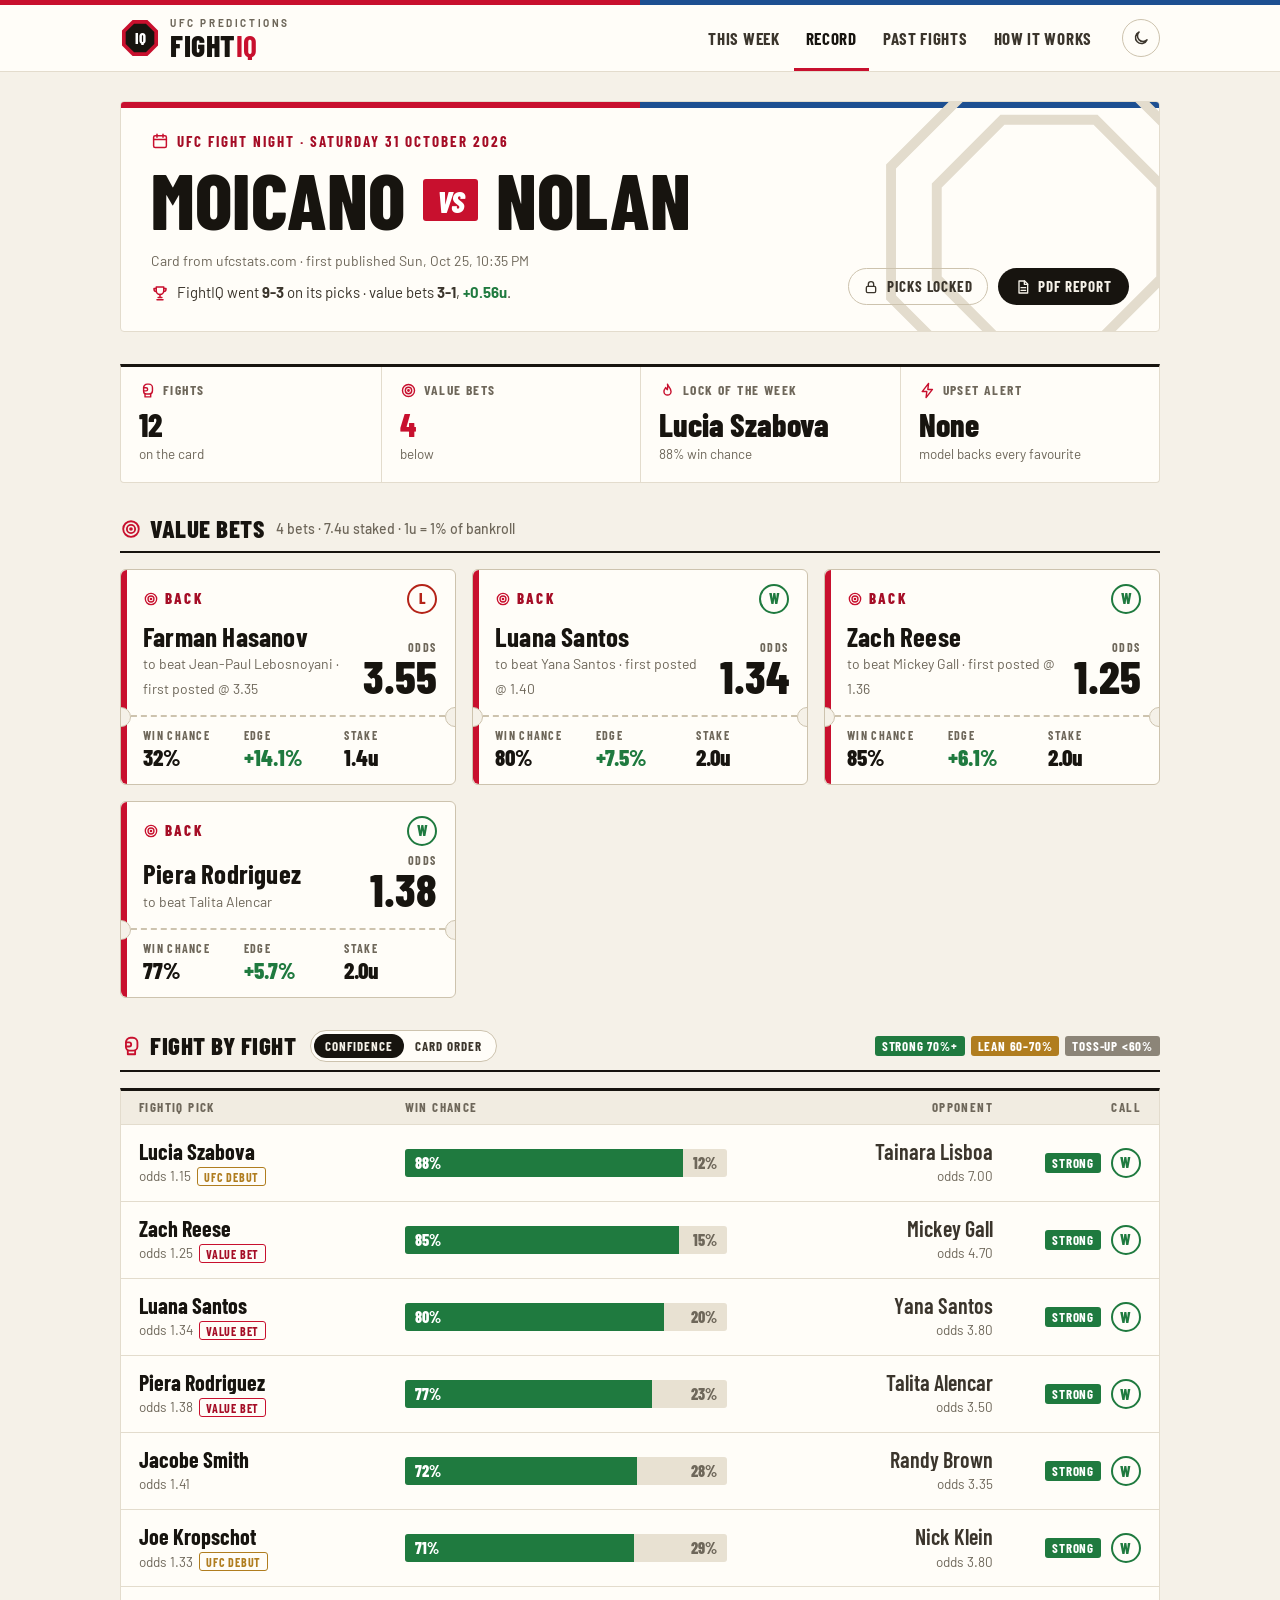
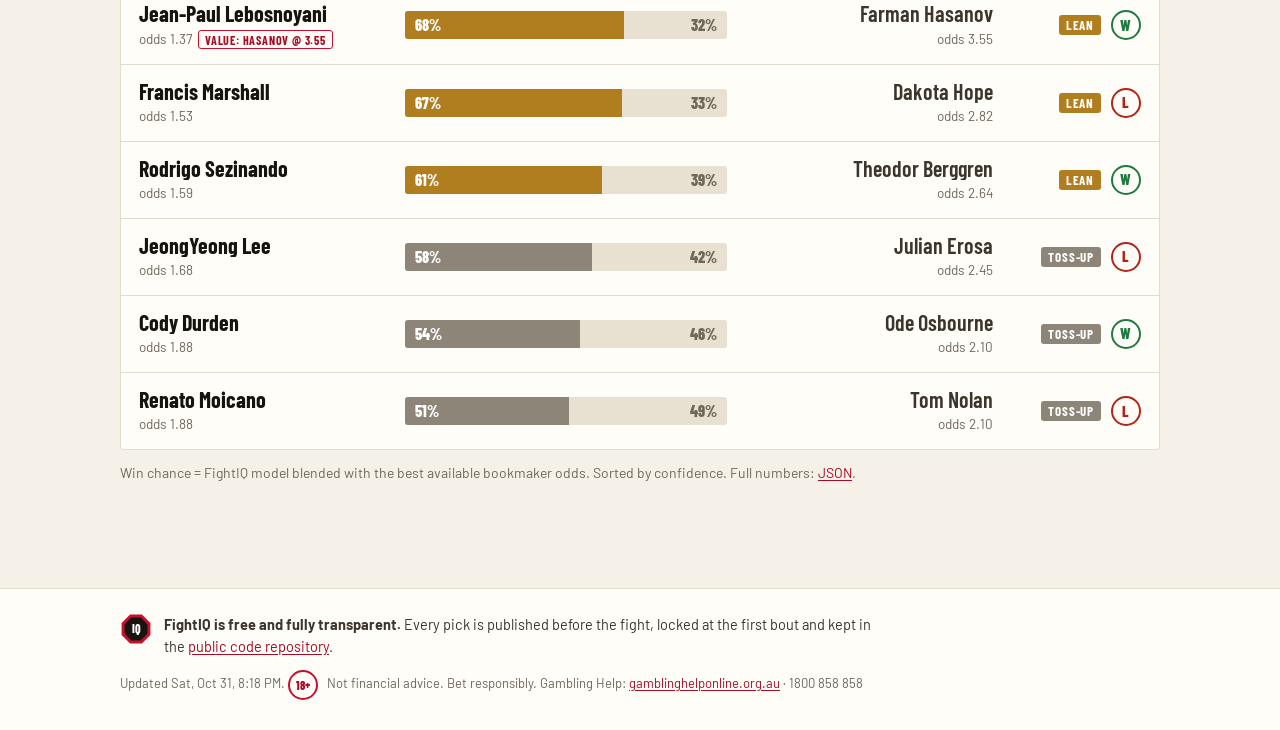
<file: site/weeks/2026-10-31_UFC-Fight-Night-Moicano-vs-Nolan.html>
<!doctype html>
<html lang="en">
<head>
<meta charset="utf-8">
<meta name="viewport" content="width=device-width, initial-scale=1">
<title>UFC Fight Night: Moicano vs. Nolan · UFC FightIQ</title>
<meta name="description" content="UFC FightIQ: free, fully transparent UFC fight predictions, value bets and a public track record.">
<meta name="theme-color" content="#f5f1e8">
<link rel="icon" href="../assets/logo.svg" type="image/svg+xml">
<link rel="preconnect" href="https://fonts.googleapis.com"><link rel="preconnect" href="https://fonts.gstatic.com" crossorigin>
<link rel="stylesheet" href="https://fonts.googleapis.com/css2?family=Barlow+Condensed:ital,wght@0,600;0,700;0,800;1,800&family=Barlow:wght@400;500;600;700&display=swap">
<link rel="stylesheet" href="../assets/style.css?v=7cd8a8290e">
<script>try{var t=localStorage.getItem("fightiq-theme");if(t)document.documentElement.setAttribute("data-theme",t)}catch(e){}</script>
</head>
<body>
<header class="top">
  <div class="wrap top-in">
    <a class="brand" href="../index.html" aria-label="FightIQ home"><svg class="logo" viewBox="0 0 40 40" aria-hidden="true"><polygon points="38.02,27.46 27.46,38.02 12.54,38.02 1.98,27.46 1.98,12.54 12.54,1.98 27.46,1.98 38.02,12.54" fill="#C8102E"/><polygon points="34.32,25.93 25.93,34.32 14.07,34.32 5.68,25.93 5.68,14.07 14.07,5.68 25.93,5.68 34.32,14.07" fill="#17140F"/><text x="20" y="25.6" text-anchor="middle" font-size="15" font-weight="800" fill="#fff" font-family="Barlow Condensed,Arial Narrow,Helvetica,sans-serif">IQ</text></svg><span class="word"><small>UFC predictions</small>FIGHT<b>IQ</b></span></a>
    <nav aria-label="Main"><a href="../index.html">This week</a><a href="../record.html" class="on" aria-current="page">Record</a><a href="../search.html">Past fights</a><a href="../model.html">How it works</a></nav>
    <button class="theme" type="button" aria-label="Switch light or dark mode"><span class="ico moon"><svg viewBox="0 0 24 24" aria-hidden="true"><path d="M20 14.5A8 8 0 1 1 9.5 4a6.5 6.5 0 0 0 10.5 10.5z"/></svg></span><span class="ico sun"><svg viewBox="0 0 24 24" aria-hidden="true"><circle cx="12" cy="12" r="4"/><path d="M12 2v2.5M12 19.5V22M4.9 4.9l1.8 1.8M17.3 17.3l1.8 1.8M2 12h2.5M19.5 12H22M4.9 19.1l1.8-1.8M17.3 6.7l1.8-1.8"/></svg></span></button>
  </div>
</header>
<main class="wrap">

<section class="poster">
  <svg class="watermark" viewBox="0 0 40 40" aria-hidden="true"><polygon points="37.55,27.27 27.27,37.55 12.73,37.55 2.45,27.27 2.45,12.73 12.73,2.45 27.27,2.45 37.55,12.73"/><polygon points="32.47,25.17 25.17,32.47 14.83,32.47 7.53,25.17 7.53,14.83 14.83,7.53 25.17,7.53 32.47,14.83"/></svg>
  <div class="poster-copy">
    <p class="kicker"><span class="ico"><svg viewBox="0 0 24 24" aria-hidden="true"><rect x="3.5" y="5" width="17" height="15.5" rx="2"/><path d="M3.5 10h17M8 3v4M16 3v4"/></svg></span>UFC Fight Night · Saturday 31 October 2026</p>
    <h1 class="bout" aria-label="UFC Fight Night: Moicano vs. Nolan"><span>Moicano</span><i>vs</i><span>Nolan</span></h1>
    <p class="meta">Card from ufcstats.com · first published
    <time datetime="2026-10-25T22:35:32+00:00">2026-10-25</time></p>
    <p class="result-line"><span class="ico"><svg viewBox="0 0 24 24" aria-hidden="true"><path d="M7 4h10v5a5 5 0 0 1-10 0z"/><path d="M7 6H4v1a3 3 0 0 0 3 3M17 6h3v1a3 3 0 0 1-3 3M12 14v4M8 21h8M9.5 18h5"/></svg></span><span>FightIQ went <b>9-3</b> on its picks · value bets <b>3-1</b>, <b class="good">+0.56u</b>.</span></p>
  </div>
  <div class="poster-side"><span class="status locked"><span class="ico"><svg viewBox="0 0 24 24" aria-hidden="true"><rect x="5" y="11" width="14" height="9.5" rx="2"/><path d="M8 11V8a4 4 0 0 1 8 0v3"/></svg></span>Picks locked</span><a class="btn" href="../reports/2026-10-31_UFC-Fight-Night-Moicano-vs-Nolan.pdf"><span class="ico"><svg viewBox="0 0 24 24" aria-hidden="true"><path d="M6 3h8.5L19 7.5V21H6z"/><path d="M14 3v5h5M9 13h7M9 17h7"/></svg></span>PDF report</a></div>
</section><section class="board"><div class="cell"><span class="lbl"><span class="ico"><svg viewBox="0 0 24 24" aria-hidden="true"><path d="M6.5 12V8a5 5 0 0 1 5-5H14a5 5 0 0 1 5 5v4.5a4.5 4.5 0 0 1-4.5 4.5h-4A4 4 0 0 1 6.5 13z"/><path d="M6.5 12.5H10a2.2 2.2 0 0 0 0-4.4H6.5"/><path d="M8.5 17v4h8v-4"/></svg></span>Fights</span><strong class="val">12</strong><span class="sub">on the card</span></div><div class="cell"><span class="lbl"><span class="ico"><svg viewBox="0 0 24 24" aria-hidden="true"><circle cx="12" cy="12" r="8.5"/><circle cx="12" cy="12" r="4.5"/><circle cx="12" cy="12" r="1" fill="currentColor"/></svg></span>Value bets</span><strong class="val accent">4</strong><span class="sub">below</span></div><div class="cell"><span class="lbl"><span class="ico"><svg viewBox="0 0 24 24" aria-hidden="true"><path d="M12 3c.6 3.4 5 5.6 5 10.4a5 5 0 0 1-10 0c0-2.6 1.6-4.3 2.6-5.7.4 1.7 1.2 2.7 2.2 3.2.7-2.4.8-5 .2-7.9z"/></svg></span>Lock of the week</span><strong class="val">Lucia Szabova</strong><span class="sub">88% win chance</span></div><div class="cell"><span class="lbl"><span class="ico"><svg viewBox="0 0 24 24" aria-hidden="true"><path d="M13.5 2 4.5 13.5h6.5L10 22l9-11.5h-6.5z"/></svg></span>Upset alert</span><strong class="val">None</strong><span class="sub">model backs every favourite</span></div></section>
<section><h2><span class="ico"><svg viewBox="0 0 24 24" aria-hidden="true"><circle cx="12" cy="12" r="8.5"/><circle cx="12" cy="12" r="4.5"/><circle cx="12" cy="12" r="1" fill="currentColor"/></svg></span>Value bets<span class="h2-note">4 bets · 7.4u staked · 1u = 1% of bankroll</span></h2><div class="slips"><article class="slip">
  <div class="slip-top"><span class="stamp"><span class="ico"><svg viewBox="0 0 24 24" aria-hidden="true"><circle cx="12" cy="12" r="8.5"/><circle cx="12" cy="12" r="4.5"/><circle cx="12" cy="12" r="1" fill="currentColor"/></svg></span>Back</span><span class="res loss" title="Lost">L</span></div>
  <div class="slip-main"><div><h3>Farman Hasanov</h3><small>to beat Jean-Paul Lebosnoyani · first posted @ 3.35</small></div>
  <div class="odds"><span>Odds</span><strong>3.55</strong></div></div>
  <div class="perf" aria-hidden="true"></div>
  <dl class="slip-stats"><div><dt>Win chance</dt><dd>32%</dd></div>
  <div><dt>Edge</dt><dd class="good">+14.1%</dd></div><div><dt>Stake</dt><dd>1.4u</dd></div></dl>
</article><article class="slip">
  <div class="slip-top"><span class="stamp"><span class="ico"><svg viewBox="0 0 24 24" aria-hidden="true"><circle cx="12" cy="12" r="8.5"/><circle cx="12" cy="12" r="4.5"/><circle cx="12" cy="12" r="1" fill="currentColor"/></svg></span>Back</span><span class="res win" title="Won">W</span></div>
  <div class="slip-main"><div><h3>Luana Santos</h3><small>to beat Yana Santos · first posted @ 1.40</small></div>
  <div class="odds"><span>Odds</span><strong>1.34</strong></div></div>
  <div class="perf" aria-hidden="true"></div>
  <dl class="slip-stats"><div><dt>Win chance</dt><dd>80%</dd></div>
  <div><dt>Edge</dt><dd class="good">+7.5%</dd></div><div><dt>Stake</dt><dd>2.0u</dd></div></dl>
</article><article class="slip">
  <div class="slip-top"><span class="stamp"><span class="ico"><svg viewBox="0 0 24 24" aria-hidden="true"><circle cx="12" cy="12" r="8.5"/><circle cx="12" cy="12" r="4.5"/><circle cx="12" cy="12" r="1" fill="currentColor"/></svg></span>Back</span><span class="res win" title="Won">W</span></div>
  <div class="slip-main"><div><h3>Zach Reese</h3><small>to beat Mickey Gall · first posted @ 1.36</small></div>
  <div class="odds"><span>Odds</span><strong>1.25</strong></div></div>
  <div class="perf" aria-hidden="true"></div>
  <dl class="slip-stats"><div><dt>Win chance</dt><dd>85%</dd></div>
  <div><dt>Edge</dt><dd class="good">+6.1%</dd></div><div><dt>Stake</dt><dd>2.0u</dd></div></dl>
</article><article class="slip">
  <div class="slip-top"><span class="stamp"><span class="ico"><svg viewBox="0 0 24 24" aria-hidden="true"><circle cx="12" cy="12" r="8.5"/><circle cx="12" cy="12" r="4.5"/><circle cx="12" cy="12" r="1" fill="currentColor"/></svg></span>Back</span><span class="res win" title="Won">W</span></div>
  <div class="slip-main"><div><h3>Piera Rodriguez</h3><small>to beat Talita Alencar</small></div>
  <div class="odds"><span>Odds</span><strong>1.38</strong></div></div>
  <div class="perf" aria-hidden="true"></div>
  <dl class="slip-stats"><div><dt>Win chance</dt><dd>77%</dd></div>
  <div><dt>Edge</dt><dd class="good">+5.7%</dd></div><div><dt>Stake</dt><dd>2.0u</dd></div></dl>
</article></div></section>
<section>
  <h2><span class="ico"><svg viewBox="0 0 24 24" aria-hidden="true"><path d="M6.5 12V8a5 5 0 0 1 5-5H14a5 5 0 0 1 5 5v4.5a4.5 4.5 0 0 1-4.5 4.5h-4A4 4 0 0 1 6.5 13z"/><path d="M6.5 12.5H10a2.2 2.2 0 0 0 0-4.4H6.5"/><path d="M8.5 17v4h8v-4"/></svg></span>Fight by fight <span class="sort" role="group" aria-label="Order fights by"><button type="button" class="sort-btn" data-sort="conf" aria-pressed="true">Confidence</button><button type="button" class="sort-btn" data-sort="card" aria-pressed="false">Card order</button></span><span class="legend"><span class="tier strong">Strong 70%+</span><span class="tier lean">Lean 60–70%</span><span class="tier toss">Toss-up &lt;60%</span></span></h2>
  <div class="tape" role="table" aria-label="FightIQ picks for every fight" data-sort="conf">
    <div class="bout-row tape-head" role="row"><span role="columnheader">FightIQ pick</span><span role="columnheader">Win chance</span>
    <span role="columnheader">Opponent</span><span role="columnheader">Call</span></div>
    <div class="bout-row" role="row" data-card="12" data-p="0.8792">
  <div class="corner pick" role="cell"><b>Lucia Szabova</b><small>odds 1.15<span class="tag">UFC debut</span></small></div>
  <div class="split" role="cell" data-tip="Lucia Szabova: 87.9% · model 73.6% · bookies 86.6%"><span class="seg strong" style="width:87.9%">88%</span><span class="seg opp">12%</span></div>
  <div class="corner opp" role="cell"><b>Tainara Lisboa</b><small>odds 7.00</small></div>
  <div class="call" role="cell"><span class="tier strong">Strong</span><span class="res win" title="Won">W</span></div>
</div><div class="bout-row" role="row" data-card="9" data-p="0.8486">
  <div class="corner pick" role="cell"><b>Zach Reese</b><small>odds 1.25<span class="tag accent">Value bet</span></small></div>
  <div class="split" role="cell" data-tip="Zach Reese: 84.9% · model 83.6% · bookies 79.5%"><span class="seg strong" style="width:84.9%">85%</span><span class="seg opp">15%</span></div>
  <div class="corner opp" role="cell"><b>Mickey Gall</b><small>odds 4.70</small></div>
  <div class="call" role="cell"><span class="tier strong">Strong</span><span class="res win" title="Won">W</span></div>
</div><div class="bout-row" role="row" data-card="4" data-p="0.8024">
  <div class="corner pick" role="cell"><b>Luana Santos</b><small>odds 1.34<span class="tag accent">Value bet</span></small></div>
  <div class="split" role="cell" data-tip="Luana Santos: 80.2% · model 81.0% · bookies 74.3%"><span class="seg strong" style="width:80.2%">80%</span><span class="seg opp">20%</span></div>
  <div class="corner opp" role="cell"><b>Yana Santos</b><small>odds 3.80</small></div>
  <div class="call" role="cell"><span class="tier strong">Strong</span><span class="res win" title="Won">W</span></div>
</div><div class="bout-row" role="row" data-card="11" data-p="0.7657">
  <div class="corner pick" role="cell"><b>Piera Rodriguez</b><small>odds 1.38<span class="tag accent">Value bet</span></small></div>
  <div class="split" role="cell" data-tip="Piera Rodriguez: 76.6% · model 74.7% · bookies 72.0%"><span class="seg strong" style="width:76.6%">77%</span><span class="seg opp">23%</span></div>
  <div class="corner opp" role="cell"><b>Talita Alencar</b><small>odds 3.50</small></div>
  <div class="call" role="cell"><span class="tier strong">Strong</span><span class="res win" title="Won">W</span></div>
</div><div class="bout-row" role="row" data-card="2" data-p="0.7202">
  <div class="corner pick" role="cell"><b>Jacobe Smith</b><small>odds 1.41<span class="slot">Co-main</span></small></div>
  <div class="split" role="cell" data-tip="Jacobe Smith: 72.0% · model 62.7% · bookies 70.6%"><span class="seg strong" style="width:72.0%">72%</span><span class="seg opp">28%</span></div>
  <div class="corner opp" role="cell"><b>Randy Brown</b><small>odds 3.35</small></div>
  <div class="call" role="cell"><span class="tier strong">Strong</span><span class="res win" title="Won">W</span></div>
</div><div class="bout-row" role="row" data-card="10" data-p="0.7106">
  <div class="corner pick" role="cell"><b>Joe Kropschot</b><small>odds 1.33<span class="tag">UFC debut</span></small></div>
  <div class="split" role="cell" data-tip="Joe Kropschot: 71.1% · model 45.0% · bookies 74.6%"><span class="seg strong" style="width:71.1%">71%</span><span class="seg opp">29%</span></div>
  <div class="corner opp" role="cell"><b>Nick Klein</b><small>odds 3.80</small></div>
  <div class="call" role="cell"><span class="tier strong">Strong</span><span class="res win" title="Won">W</span></div>
</div><div class="bout-row" role="row" data-card="5" data-p="0.6787">
  <div class="corner pick" role="cell"><b>Jean-Paul Lebosnoyani</b><small>odds 1.37<span class="tag accent">Value: Hasanov @ 3.55</span></small></div>
  <div class="split" role="cell" data-tip="Jean-Paul Lebosnoyani: 67.9% · model 40.7% · bookies 72.5%"><span class="seg lean" style="width:67.9%">68%</span><span class="seg opp">32%</span></div>
  <div class="corner opp" role="cell"><b>Farman Hasanov</b><small>odds 3.55</small></div>
  <div class="call" role="cell"><span class="tier lean">Lean</span><span class="res win" title="Won">W</span></div>
</div><div class="bout-row" role="row" data-card="6" data-p="0.6747">
  <div class="corner pick" role="cell"><b>Francis Marshall</b><small>odds 1.53</small></div>
  <div class="split" role="cell" data-tip="Francis Marshall: 67.5% · model 63.7% · bookies 65.0%"><span class="seg lean" style="width:67.5%">67%</span><span class="seg opp">33%</span></div>
  <div class="corner opp" role="cell"><b>Dakota Hope</b><small>odds 2.82</small></div>
  <div class="call" role="cell"><span class="tier lean">Lean</span><span class="res loss" title="Lost">L</span></div>
</div><div class="bout-row" role="row" data-card="7" data-p="0.6112">
  <div class="corner pick" role="cell"><b>Rodrigo Sezinando</b><small>odds 1.59</small></div>
  <div class="split" role="cell" data-tip="Rodrigo Sezinando: 61.1% · model 49.5% · bookies 62.5%"><span class="seg lean" style="width:61.1%">61%</span><span class="seg opp">39%</span></div>
  <div class="corner opp" role="cell"><b>Theodor Berggren</b><small>odds 2.64</small></div>
  <div class="call" role="cell"><span class="tier lean">Lean</span><span class="res win" title="Won">W</span></div>
</div><div class="bout-row" role="row" data-card="8" data-p="0.5814">
  <div class="corner pick" role="cell"><b>JeongYeong Lee</b><small>odds 1.68</small></div>
  <div class="split" role="cell" data-tip="JeongYeong Lee: 58.1% · model 49.2% · bookies 59.4%"><span class="seg toss" style="width:58.1%">58%</span><span class="seg opp">42%</span></div>
  <div class="corner opp" role="cell"><b>Julian Erosa</b><small>odds 2.45</small></div>
  <div class="call" role="cell"><span class="tier toss">Toss-up</span><span class="res loss" title="Lost">L</span></div>
</div><div class="bout-row" role="row" data-card="3" data-p="0.5437">
  <div class="corner pick" role="cell"><b>Cody Durden</b><small>odds 1.88</small></div>
  <div class="split" role="cell" data-tip="Cody Durden: 54.4% · model 56.0% · bookies 52.8%"><span class="seg toss" style="width:54.4%">54%</span><span class="seg opp">46%</span></div>
  <div class="corner opp" role="cell"><b>Ode Osbourne</b><small>odds 2.10</small></div>
  <div class="call" role="cell"><span class="tier toss">Toss-up</span><span class="res win" title="Won">W</span></div>
</div><div class="bout-row" role="row" data-card="1" data-p="0.5077">
  <div class="corner pick" role="cell"><b>Renato Moicano</b><small>odds 1.88<span class="slot">Main event</span></small></div>
  <div class="split" role="cell" data-tip="Renato Moicano: 50.8% · model 44.5% · bookies 52.8%"><span class="seg toss" style="width:50.8%">51%</span><span class="seg opp">49%</span></div>
  <div class="corner opp" role="cell"><b>Tom Nolan</b><small>odds 2.10</small></div>
  <div class="call" role="cell"><span class="tier toss">Toss-up</span><span class="res loss" title="Lost">L</span></div>
</div>
  </div>
  <p class="note">Win chance = FightIQ model blended with the best available bookmaker odds. <span class="sort-note">Sorted by confidence.</span> Full numbers: <a href="../data/weeks/2026-10-31_UFC-Fight-Night-Moicano-vs-Nolan.json">JSON</a>.</p>
</section>
</main>
<footer class="foot">
  <div class="wrap foot-in">
    <div class="foot-brand"><svg class="logo" viewBox="0 0 40 40" aria-hidden="true"><polygon points="38.02,27.46 27.46,38.02 12.54,38.02 1.98,27.46 1.98,12.54 12.54,1.98 27.46,1.98 38.02,12.54" fill="#C8102E"/><polygon points="34.32,25.93 25.93,34.32 14.07,34.32 5.68,25.93 5.68,14.07 14.07,5.68 25.93,5.68 34.32,14.07" fill="#17140F"/><text x="20" y="25.6" text-anchor="middle" font-size="15" font-weight="800" fill="#fff" font-family="Barlow Condensed,Arial Narrow,Helvetica,sans-serif">IQ</text></svg><p><b>FightIQ is free and fully transparent.</b> Every pick is published before the fight,
    locked at the first bout and kept in the <a href="https://github.com/johnthewizwe23/FightIQ">public code repository</a>.</p></div>
    <p class="foot-small">Updated <time datetime="2026-10-31T20:18:42+00:00">2026-10-31 20:18 UTC</time>. <span class="age">18+</span> Not financial advice. Bet responsibly. Gambling Help:
    <a href="https://www.gamblinghelponline.org.au">gamblinghelponline.org.au</a> · 1800 858 858</p>
  </div>
</footer>
<script src="../assets/app.js?v=45d0e978c8"></script>
</body>
</html>
</file>
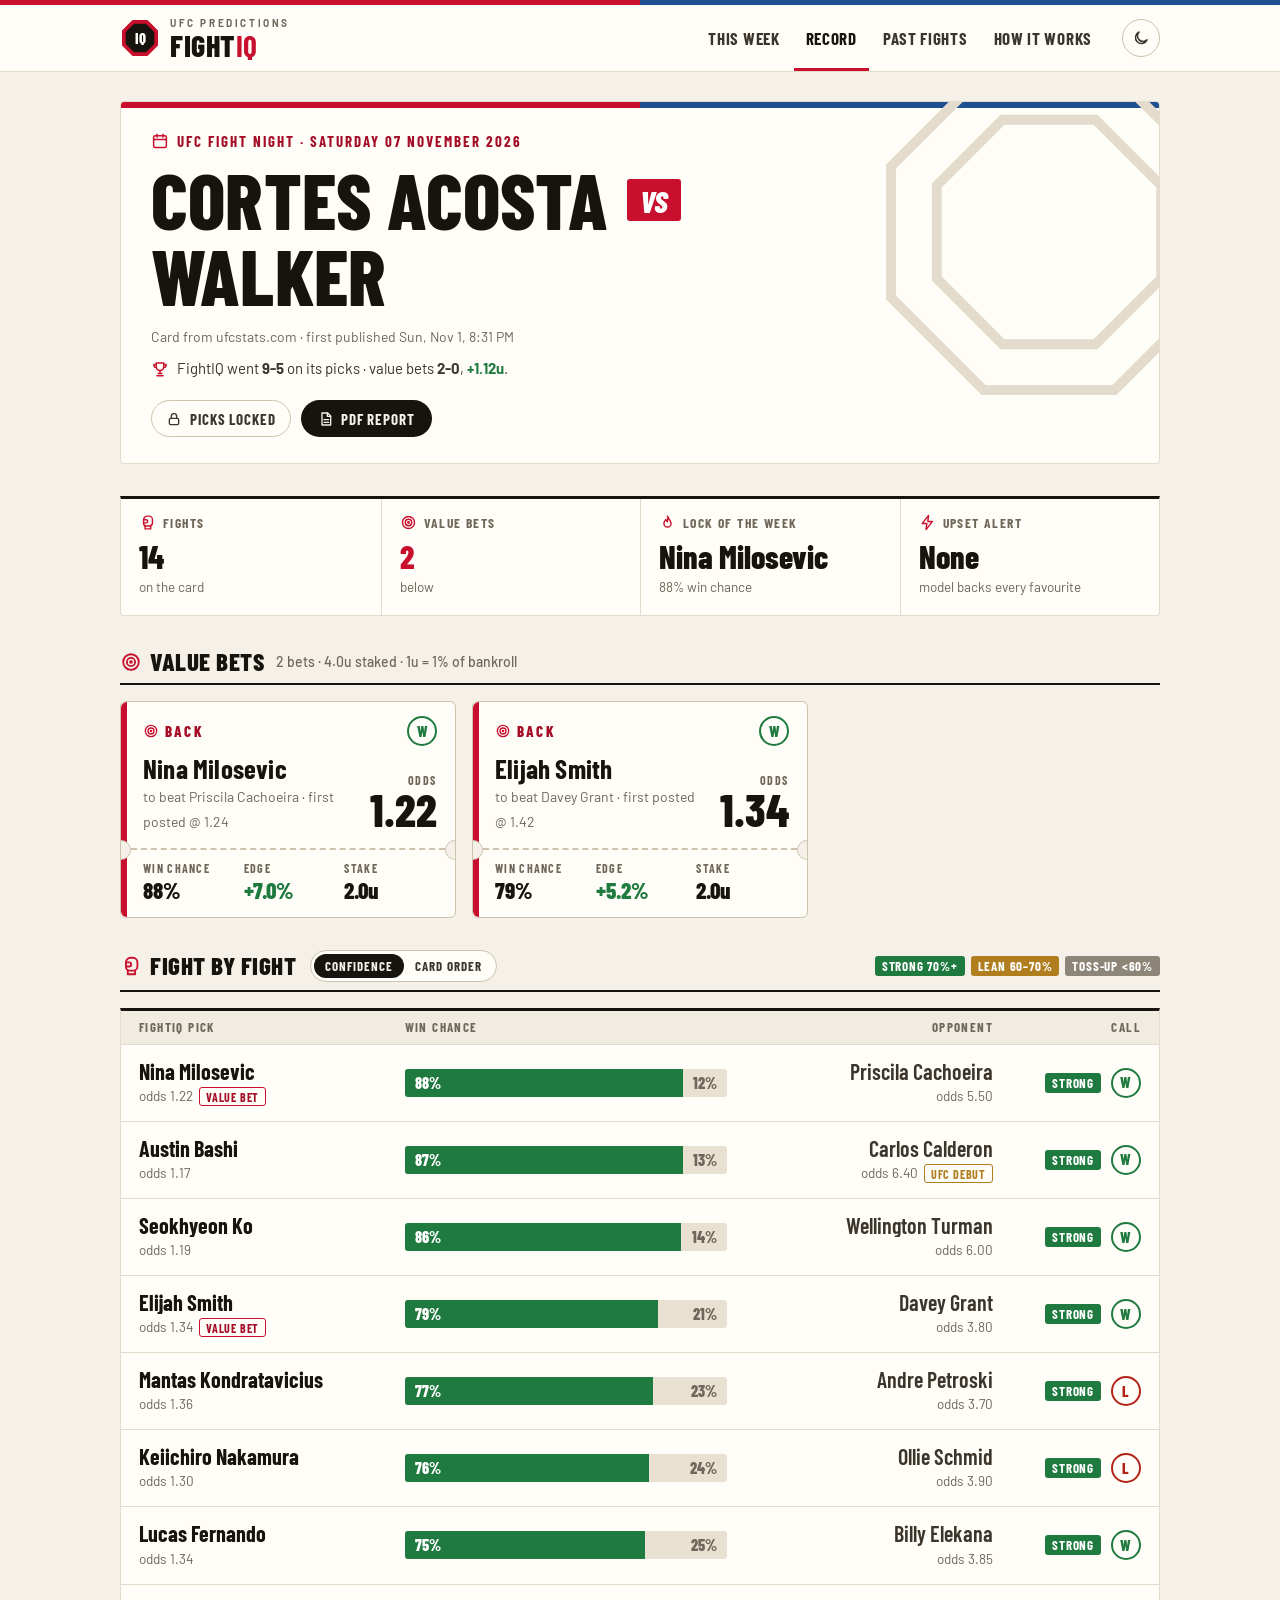
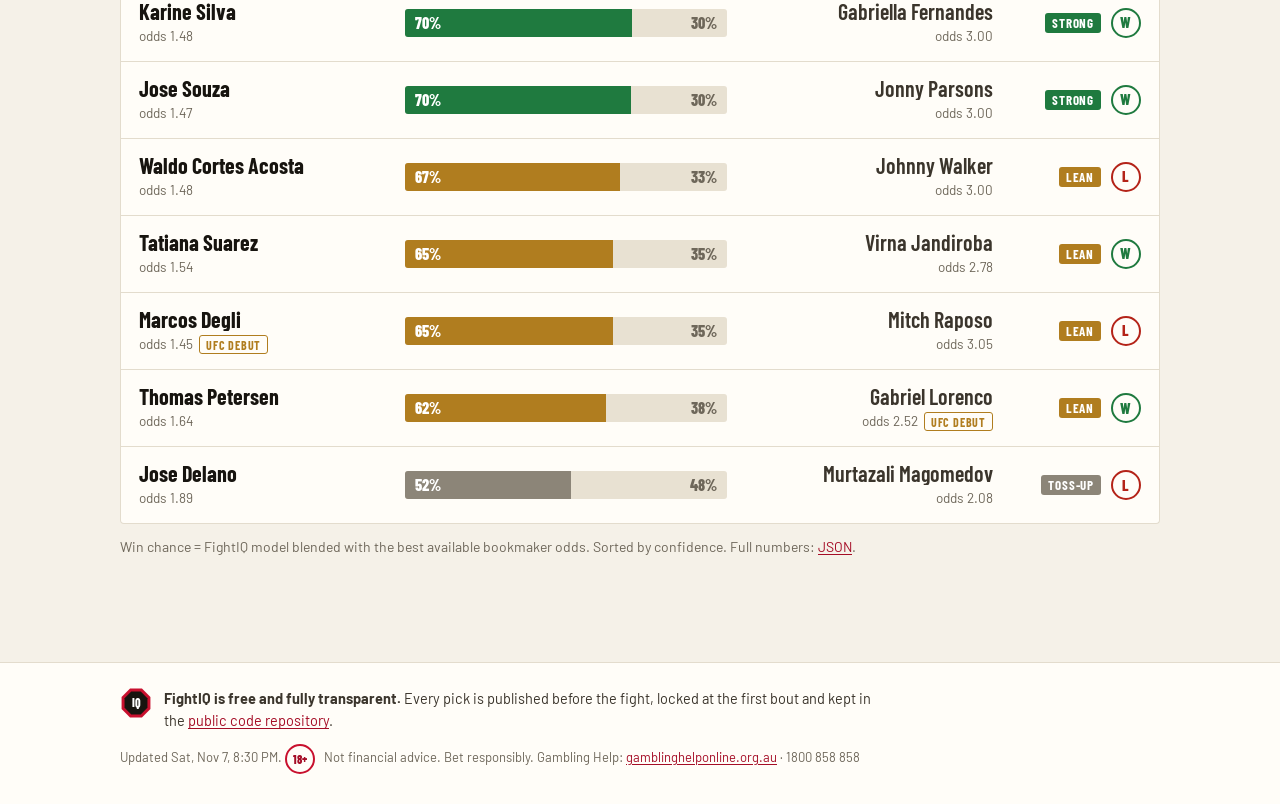
<file: site/weeks/2026-11-07_UFC-Fight-Night-Cortes-Acosta-vs-Walker.html>
<!doctype html>
<html lang="en">
<head>
<meta charset="utf-8">
<meta name="viewport" content="width=device-width, initial-scale=1">
<title>UFC Fight Night: Cortes Acosta vs. Walker · UFC FightIQ</title>
<meta name="description" content="UFC FightIQ: free, fully transparent UFC fight predictions, value bets and a public track record.">
<meta name="theme-color" content="#f5f1e8">
<link rel="icon" href="../assets/logo.svg" type="image/svg+xml">
<link rel="preconnect" href="https://fonts.googleapis.com"><link rel="preconnect" href="https://fonts.gstatic.com" crossorigin>
<link rel="stylesheet" href="https://fonts.googleapis.com/css2?family=Barlow+Condensed:ital,wght@0,600;0,700;0,800;1,800&family=Barlow:wght@400;500;600;700&display=swap">
<link rel="stylesheet" href="../assets/style.css?v=7cd8a8290e">
<script>try{var t=localStorage.getItem("fightiq-theme");if(t)document.documentElement.setAttribute("data-theme",t)}catch(e){}</script>
</head>
<body>
<header class="top">
  <div class="wrap top-in">
    <a class="brand" href="../index.html" aria-label="FightIQ home"><svg class="logo" viewBox="0 0 40 40" aria-hidden="true"><polygon points="38.02,27.46 27.46,38.02 12.54,38.02 1.98,27.46 1.98,12.54 12.54,1.98 27.46,1.98 38.02,12.54" fill="#C8102E"/><polygon points="34.32,25.93 25.93,34.32 14.07,34.32 5.68,25.93 5.68,14.07 14.07,5.68 25.93,5.68 34.32,14.07" fill="#17140F"/><text x="20" y="25.6" text-anchor="middle" font-size="15" font-weight="800" fill="#fff" font-family="Barlow Condensed,Arial Narrow,Helvetica,sans-serif">IQ</text></svg><span class="word"><small>UFC predictions</small>FIGHT<b>IQ</b></span></a>
    <nav aria-label="Main"><a href="../index.html">This week</a><a href="../record.html" class="on" aria-current="page">Record</a><a href="../search.html">Past fights</a><a href="../model.html">How it works</a></nav>
    <button class="theme" type="button" aria-label="Switch light or dark mode"><span class="ico moon"><svg viewBox="0 0 24 24" aria-hidden="true"><path d="M20 14.5A8 8 0 1 1 9.5 4a6.5 6.5 0 0 0 10.5 10.5z"/></svg></span><span class="ico sun"><svg viewBox="0 0 24 24" aria-hidden="true"><circle cx="12" cy="12" r="4"/><path d="M12 2v2.5M12 19.5V22M4.9 4.9l1.8 1.8M17.3 17.3l1.8 1.8M2 12h2.5M19.5 12H22M4.9 19.1l1.8-1.8M17.3 6.7l1.8-1.8"/></svg></span></button>
  </div>
</header>
<main class="wrap">

<section class="poster">
  <svg class="watermark" viewBox="0 0 40 40" aria-hidden="true"><polygon points="37.55,27.27 27.27,37.55 12.73,37.55 2.45,27.27 2.45,12.73 12.73,2.45 27.27,2.45 37.55,12.73"/><polygon points="32.47,25.17 25.17,32.47 14.83,32.47 7.53,25.17 7.53,14.83 14.83,7.53 25.17,7.53 32.47,14.83"/></svg>
  <div class="poster-copy">
    <p class="kicker"><span class="ico"><svg viewBox="0 0 24 24" aria-hidden="true"><rect x="3.5" y="5" width="17" height="15.5" rx="2"/><path d="M3.5 10h17M8 3v4M16 3v4"/></svg></span>UFC Fight Night · Saturday 07 November 2026</p>
    <h1 class="bout" aria-label="UFC Fight Night: Cortes Acosta vs. Walker"><span>Cortes Acosta</span><i>vs</i><span>Walker</span></h1>
    <p class="meta">Card from ufcstats.com · first published
    <time datetime="2026-11-01T20:31:04+00:00">2026-11-01</time></p>
    <p class="result-line"><span class="ico"><svg viewBox="0 0 24 24" aria-hidden="true"><path d="M7 4h10v5a5 5 0 0 1-10 0z"/><path d="M7 6H4v1a3 3 0 0 0 3 3M17 6h3v1a3 3 0 0 1-3 3M12 14v4M8 21h8M9.5 18h5"/></svg></span><span>FightIQ went <b>9-5</b> on its picks · value bets <b>2-0</b>, <b class="good">+1.12u</b>.</span></p>
  </div>
  <div class="poster-side"><span class="status locked"><span class="ico"><svg viewBox="0 0 24 24" aria-hidden="true"><rect x="5" y="11" width="14" height="9.5" rx="2"/><path d="M8 11V8a4 4 0 0 1 8 0v3"/></svg></span>Picks locked</span><a class="btn" href="../reports/2026-11-07_UFC-Fight-Night-Cortes-Acosta-vs-Walker.pdf"><span class="ico"><svg viewBox="0 0 24 24" aria-hidden="true"><path d="M6 3h8.5L19 7.5V21H6z"/><path d="M14 3v5h5M9 13h7M9 17h7"/></svg></span>PDF report</a></div>
</section><section class="board"><div class="cell"><span class="lbl"><span class="ico"><svg viewBox="0 0 24 24" aria-hidden="true"><path d="M6.5 12V8a5 5 0 0 1 5-5H14a5 5 0 0 1 5 5v4.5a4.5 4.5 0 0 1-4.5 4.5h-4A4 4 0 0 1 6.5 13z"/><path d="M6.5 12.5H10a2.2 2.2 0 0 0 0-4.4H6.5"/><path d="M8.5 17v4h8v-4"/></svg></span>Fights</span><strong class="val">14</strong><span class="sub">on the card</span></div><div class="cell"><span class="lbl"><span class="ico"><svg viewBox="0 0 24 24" aria-hidden="true"><circle cx="12" cy="12" r="8.5"/><circle cx="12" cy="12" r="4.5"/><circle cx="12" cy="12" r="1" fill="currentColor"/></svg></span>Value bets</span><strong class="val accent">2</strong><span class="sub">below</span></div><div class="cell"><span class="lbl"><span class="ico"><svg viewBox="0 0 24 24" aria-hidden="true"><path d="M12 3c.6 3.4 5 5.6 5 10.4a5 5 0 0 1-10 0c0-2.6 1.6-4.3 2.6-5.7.4 1.7 1.2 2.7 2.2 3.2.7-2.4.8-5 .2-7.9z"/></svg></span>Lock of the week</span><strong class="val">Nina Milosevic</strong><span class="sub">88% win chance</span></div><div class="cell"><span class="lbl"><span class="ico"><svg viewBox="0 0 24 24" aria-hidden="true"><path d="M13.5 2 4.5 13.5h6.5L10 22l9-11.5h-6.5z"/></svg></span>Upset alert</span><strong class="val">None</strong><span class="sub">model backs every favourite</span></div></section>
<section><h2><span class="ico"><svg viewBox="0 0 24 24" aria-hidden="true"><circle cx="12" cy="12" r="8.5"/><circle cx="12" cy="12" r="4.5"/><circle cx="12" cy="12" r="1" fill="currentColor"/></svg></span>Value bets<span class="h2-note">2 bets · 4.0u staked · 1u = 1% of bankroll</span></h2><div class="slips"><article class="slip">
  <div class="slip-top"><span class="stamp"><span class="ico"><svg viewBox="0 0 24 24" aria-hidden="true"><circle cx="12" cy="12" r="8.5"/><circle cx="12" cy="12" r="4.5"/><circle cx="12" cy="12" r="1" fill="currentColor"/></svg></span>Back</span><span class="res win" title="Won">W</span></div>
  <div class="slip-main"><div><h3>Nina Milosevic</h3><small>to beat Priscila Cachoeira · first posted @ 1.24</small></div>
  <div class="odds"><span>Odds</span><strong>1.22</strong></div></div>
  <div class="perf" aria-hidden="true"></div>
  <dl class="slip-stats"><div><dt>Win chance</dt><dd>88%</dd></div>
  <div><dt>Edge</dt><dd class="good">+7.0%</dd></div><div><dt>Stake</dt><dd>2.0u</dd></div></dl>
</article><article class="slip">
  <div class="slip-top"><span class="stamp"><span class="ico"><svg viewBox="0 0 24 24" aria-hidden="true"><circle cx="12" cy="12" r="8.5"/><circle cx="12" cy="12" r="4.5"/><circle cx="12" cy="12" r="1" fill="currentColor"/></svg></span>Back</span><span class="res win" title="Won">W</span></div>
  <div class="slip-main"><div><h3>Elijah Smith</h3><small>to beat Davey Grant · first posted @ 1.42</small></div>
  <div class="odds"><span>Odds</span><strong>1.34</strong></div></div>
  <div class="perf" aria-hidden="true"></div>
  <dl class="slip-stats"><div><dt>Win chance</dt><dd>79%</dd></div>
  <div><dt>Edge</dt><dd class="good">+5.2%</dd></div><div><dt>Stake</dt><dd>2.0u</dd></div></dl>
</article></div></section>
<section>
  <h2><span class="ico"><svg viewBox="0 0 24 24" aria-hidden="true"><path d="M6.5 12V8a5 5 0 0 1 5-5H14a5 5 0 0 1 5 5v4.5a4.5 4.5 0 0 1-4.5 4.5h-4A4 4 0 0 1 6.5 13z"/><path d="M6.5 12.5H10a2.2 2.2 0 0 0 0-4.4H6.5"/><path d="M8.5 17v4h8v-4"/></svg></span>Fight by fight <span class="sort" role="group" aria-label="Order fights by"><button type="button" class="sort-btn" data-sort="conf" aria-pressed="true">Confidence</button><button type="button" class="sort-btn" data-sort="card" aria-pressed="false">Card order</button></span><span class="legend"><span class="tier strong">Strong 70%+</span><span class="tier lean">Lean 60–70%</span><span class="tier toss">Toss-up &lt;60%</span></span></h2>
  <div class="tape" role="table" aria-label="FightIQ picks for every fight" data-sort="conf">
    <div class="bout-row tape-head" role="row"><span role="columnheader">FightIQ pick</span><span role="columnheader">Win chance</span>
    <span role="columnheader">Opponent</span><span role="columnheader">Call</span></div>
    <div class="bout-row" role="row" data-card="5" data-p="0.8771">
  <div class="corner pick" role="cell"><b>Nina Milosevic</b><small>odds 1.22<span class="tag accent">Value bet</span></small></div>
  <div class="split" role="cell" data-tip="Nina Milosevic: 87.7% · model 87.9% · bookies 81.9%"><span class="seg strong" style="width:87.7%">88%</span><span class="seg opp">12%</span></div>
  <div class="corner opp" role="cell"><b>Priscila Cachoeira</b><small>odds 5.50</small></div>
  <div class="call" role="cell"><span class="tier strong">Strong</span><span class="res win" title="Won">W</span></div>
</div><div class="bout-row" role="row" data-card="11" data-p="0.8657">
  <div class="corner pick" role="cell"><b>Austin Bashi</b><small>odds 1.17</small></div>
  <div class="split" role="cell" data-tip="Austin Bashi: 86.6% · model 73.1% · bookies 85.1%"><span class="seg strong" style="width:86.6%">87%</span><span class="seg opp">13%</span></div>
  <div class="corner opp" role="cell"><b>Carlos Calderon</b><small>odds 6.40<span class="tag">UFC debut</span></small></div>
  <div class="call" role="cell"><span class="tier strong">Strong</span><span class="res win" title="Won">W</span></div>
</div><div class="bout-row" role="row" data-card="13" data-p="0.8573">
  <div class="corner pick" role="cell"><b>Seokhyeon Ko</b><small>odds 1.19</small></div>
  <div class="split" role="cell" data-tip="Seokhyeon Ko: 85.7% · model 74.2% · bookies 83.8%"><span class="seg strong" style="width:85.7%">86%</span><span class="seg opp">14%</span></div>
  <div class="corner opp" role="cell"><b>Wellington Turman</b><small>odds 6.00</small></div>
  <div class="call" role="cell"><span class="tier strong">Strong</span><span class="res win" title="Won">W</span></div>
</div><div class="bout-row" role="row" data-card="3" data-p="0.7853">
  <div class="corner pick" role="cell"><b>Elijah Smith</b><small>odds 1.34<span class="tag accent">Value bet</span></small></div>
  <div class="split" role="cell" data-tip="Elijah Smith: 78.5% · model 75.6% · bookies 74.3%"><span class="seg strong" style="width:78.5%">79%</span><span class="seg opp">21%</span></div>
  <div class="corner opp" role="cell"><b>Davey Grant</b><small>odds 3.80</small></div>
  <div class="call" role="cell"><span class="tier strong">Strong</span><span class="res win" title="Won">W</span></div>
</div><div class="bout-row" role="row" data-card="12" data-p="0.7677">
  <div class="corner pick" role="cell"><b>Mantas Kondratavicius</b><small>odds 1.36</small></div>
  <div class="split" role="cell" data-tip="Mantas Kondratavicius: 76.8% · model 72.1% · bookies 73.3%"><span class="seg strong" style="width:76.8%">77%</span><span class="seg opp">23%</span></div>
  <div class="corner opp" role="cell"><b>Andre Petroski</b><small>odds 3.70</small></div>
  <div class="call" role="cell"><span class="tier strong">Strong</span><span class="res loss" title="Lost">L</span></div>
</div><div class="bout-row" role="row" data-card="7" data-p="0.7568">
  <div class="corner pick" role="cell"><b>Keiichiro Nakamura</b><small>odds 1.30</small></div>
  <div class="split" role="cell" data-tip="Keiichiro Nakamura: 75.7% · model 58.8% · bookies 76.0%"><span class="seg strong" style="width:75.7%">76%</span><span class="seg opp">24%</span></div>
  <div class="corner opp" role="cell"><b>Ollie Schmid</b><small>odds 3.90</small></div>
  <div class="call" role="cell"><span class="tier strong">Strong</span><span class="res loss" title="Lost">L</span></div>
</div><div class="bout-row" role="row" data-card="4" data-p="0.7452">
  <div class="corner pick" role="cell"><b>Lucas Fernando</b><small>odds 1.34</small></div>
  <div class="split" role="cell" data-tip="Lucas Fernando: 74.5% · model 59.8% · bookies 74.4%"><span class="seg strong" style="width:74.5%">75%</span><span class="seg opp">25%</span></div>
  <div class="corner opp" role="cell"><b>Billy Elekana</b><small>odds 3.85</small></div>
  <div class="call" role="cell"><span class="tier strong">Strong</span><span class="res win" title="Won">W</span></div>
</div><div class="bout-row" role="row" data-card="9" data-p="0.7027">
  <div class="corner pick" role="cell"><b>Karine Silva</b><small>odds 1.48</small></div>
  <div class="split" role="cell" data-tip="Karine Silva: 70.3% · model 67.1% · bookies 67.2%"><span class="seg strong" style="width:70.3%">70%</span><span class="seg opp">30%</span></div>
  <div class="corner opp" role="cell"><b>Gabriella Fernandes</b><small>odds 3.00</small></div>
  <div class="call" role="cell"><span class="tier strong">Strong</span><span class="res win" title="Won">W</span></div>
</div><div class="bout-row" role="row" data-card="14" data-p="0.7019">
  <div class="corner pick" role="cell"><b>Jose Souza</b><small>odds 1.47</small></div>
  <div class="split" role="cell" data-tip="Jose Souza: 70.2% · model 66.0% · bookies 67.5%"><span class="seg strong" style="width:70.2%">70%</span><span class="seg opp">30%</span></div>
  <div class="corner opp" role="cell"><b>Jonny Parsons</b><small>odds 3.00</small></div>
  <div class="call" role="cell"><span class="tier strong">Strong</span><span class="res win" title="Won">W</span></div>
</div><div class="bout-row" role="row" data-card="1" data-p="0.6662">
  <div class="corner pick" role="cell"><b>Waldo Cortes Acosta</b><small>odds 1.48<span class="slot">Main event</span></small></div>
  <div class="split" role="cell" data-tip="Waldo Cortes Acosta: 66.6% · model 54.3% · bookies 67.2%"><span class="seg lean" style="width:66.6%">67%</span><span class="seg opp">33%</span></div>
  <div class="corner opp" role="cell"><b>Johnny Walker</b><small>odds 3.00</small></div>
  <div class="call" role="cell"><span class="tier lean">Lean</span><span class="res loss" title="Lost">L</span></div>
</div><div class="bout-row" role="row" data-card="2" data-p="0.6467">
  <div class="corner pick" role="cell"><b>Tatiana Suarez</b><small>odds 1.54<span class="slot">Co-main</span></small></div>
  <div class="split" role="cell" data-tip="Tatiana Suarez: 64.7% · model 55.7% · bookies 64.5%"><span class="seg lean" style="width:64.7%">65%</span><span class="seg opp">35%</span></div>
  <div class="corner opp" role="cell"><b>Virna Jandiroba</b><small>odds 2.78</small></div>
  <div class="call" role="cell"><span class="tier lean">Lean</span><span class="res win" title="Won">W</span></div>
</div><div class="bout-row" role="row" data-card="6" data-p="0.6464">
  <div class="corner pick" role="cell"><b>Marcos Degli</b><small>odds 1.45<span class="tag">UFC debut</span></small></div>
  <div class="split" role="cell" data-tip="Marcos Degli: 64.6% · model 43.9% · bookies 68.2%"><span class="seg lean" style="width:64.6%">65%</span><span class="seg opp">35%</span></div>
  <div class="corner opp" role="cell"><b>Mitch Raposo</b><small>odds 3.05</small></div>
  <div class="call" role="cell"><span class="tier lean">Lean</span><span class="res loss" title="Lost">L</span></div>
</div><div class="bout-row" role="row" data-card="8" data-p="0.6240">
  <div class="corner pick" role="cell"><b>Thomas Petersen</b><small>odds 1.64</small></div>
  <div class="split" role="cell" data-tip="Thomas Petersen: 62.4% · model 59.5% · bookies 60.7%"><span class="seg lean" style="width:62.4%">62%</span><span class="seg opp">38%</span></div>
  <div class="corner opp" role="cell"><b>Gabriel Lorenco</b><small>odds 2.52<span class="tag">UFC debut</span></small></div>
  <div class="call" role="cell"><span class="tier lean">Lean</span><span class="res win" title="Won">W</span></div>
</div><div class="bout-row" role="row" data-card="10" data-p="0.5164">
  <div class="corner pick" role="cell"><b>Jose Delano</b><small>odds 1.89</small></div>
  <div class="split" role="cell" data-tip="Jose Delano: 51.6% · model 48.4% · bookies 52.4%"><span class="seg toss" style="width:51.6%">52%</span><span class="seg opp">48%</span></div>
  <div class="corner opp" role="cell"><b>Murtazali Magomedov</b><small>odds 2.08</small></div>
  <div class="call" role="cell"><span class="tier toss">Toss-up</span><span class="res loss" title="Lost">L</span></div>
</div>
  </div>
  <p class="note">Win chance = FightIQ model blended with the best available bookmaker odds. <span class="sort-note">Sorted by confidence.</span> Full numbers: <a href="../data/weeks/2026-11-07_UFC-Fight-Night-Cortes-Acosta-vs-Walker.json">JSON</a>.</p>
</section>
</main>
<footer class="foot">
  <div class="wrap foot-in">
    <div class="foot-brand"><svg class="logo" viewBox="0 0 40 40" aria-hidden="true"><polygon points="38.02,27.46 27.46,38.02 12.54,38.02 1.98,27.46 1.98,12.54 12.54,1.98 27.46,1.98 38.02,12.54" fill="#C8102E"/><polygon points="34.32,25.93 25.93,34.32 14.07,34.32 5.68,25.93 5.68,14.07 14.07,5.68 25.93,5.68 34.32,14.07" fill="#17140F"/><text x="20" y="25.6" text-anchor="middle" font-size="15" font-weight="800" fill="#fff" font-family="Barlow Condensed,Arial Narrow,Helvetica,sans-serif">IQ</text></svg><p><b>FightIQ is free and fully transparent.</b> Every pick is published before the fight,
    locked at the first bout and kept in the <a href="https://github.com/johnthewizwe23/FightIQ">public code repository</a>.</p></div>
    <p class="foot-small">Updated <time datetime="2026-11-07T20:30:42+00:00">2026-11-07 20:30 UTC</time>. <span class="age">18+</span> Not financial advice. Bet responsibly. Gambling Help:
    <a href="https://www.gamblinghelponline.org.au">gamblinghelponline.org.au</a> · 1800 858 858</p>
  </div>
</footer>
<script src="../assets/app.js?v=45d0e978c8"></script>
</body>
</html>
</file>
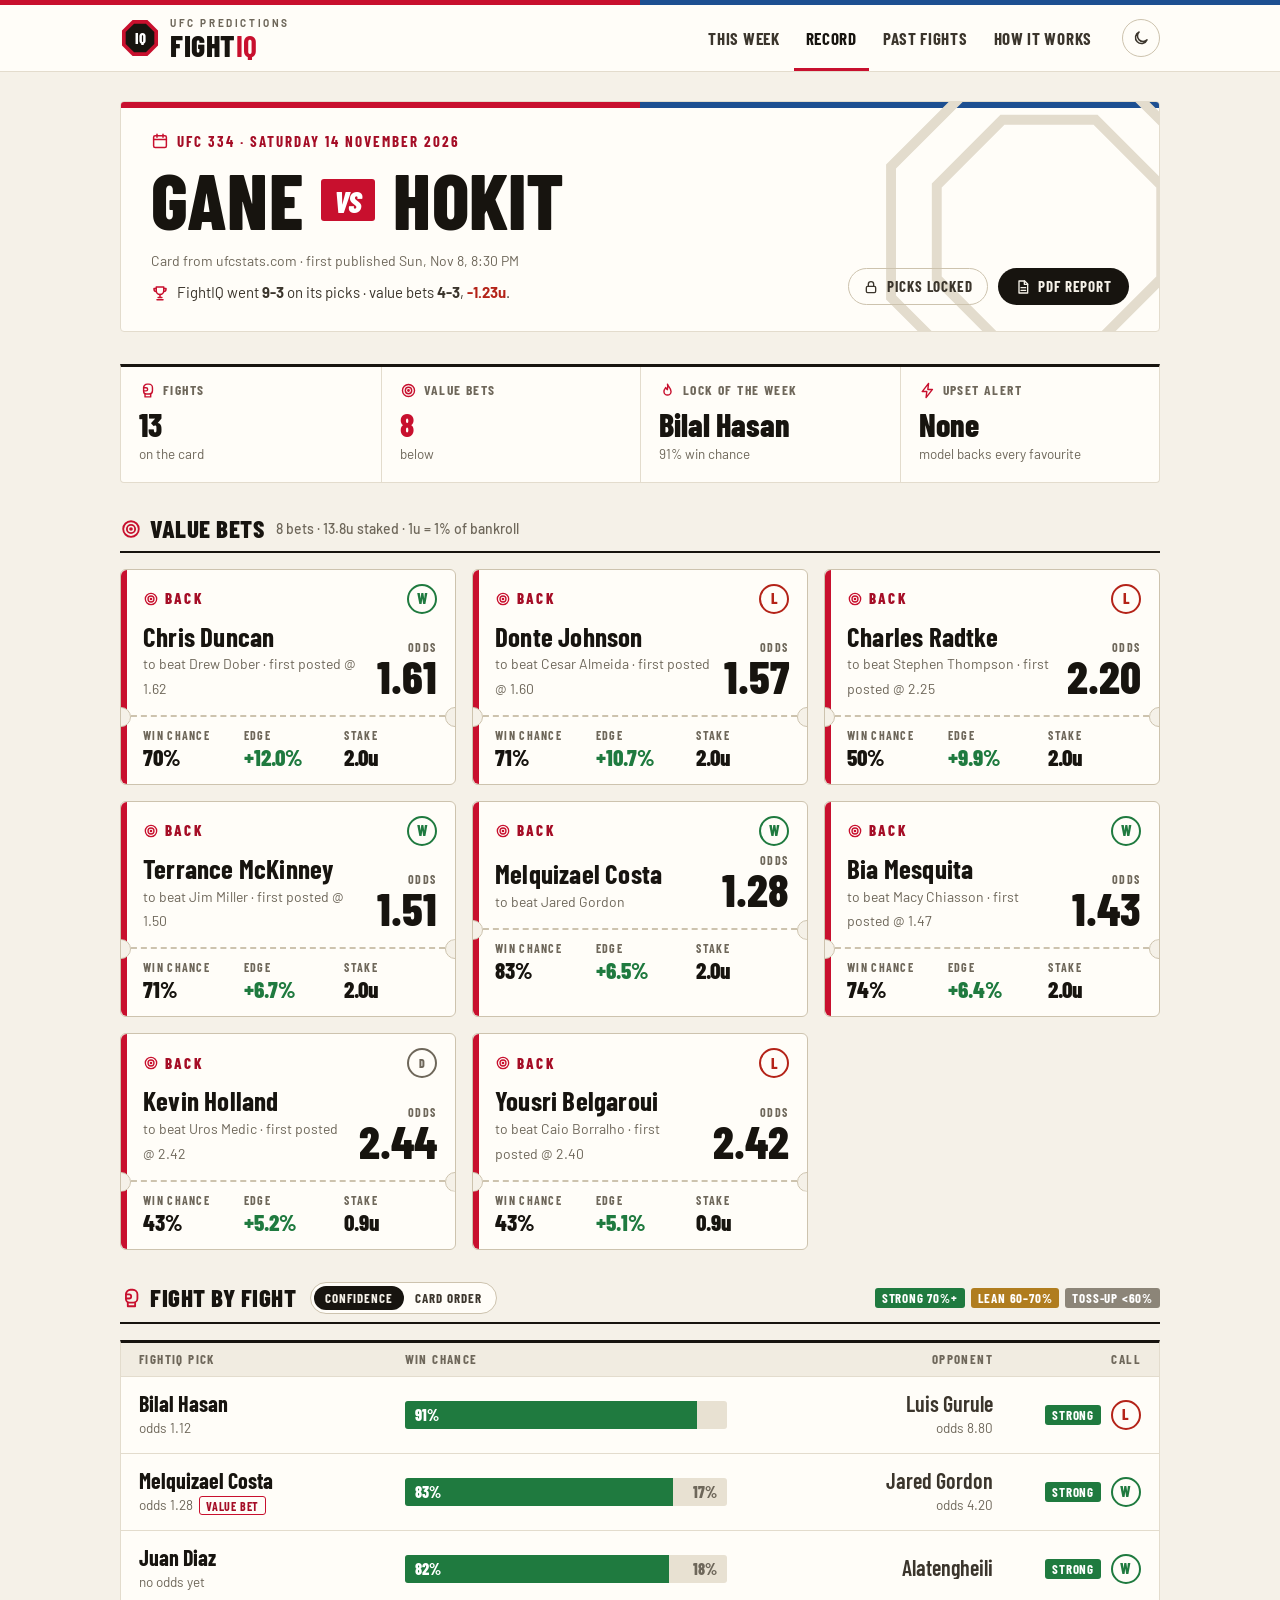
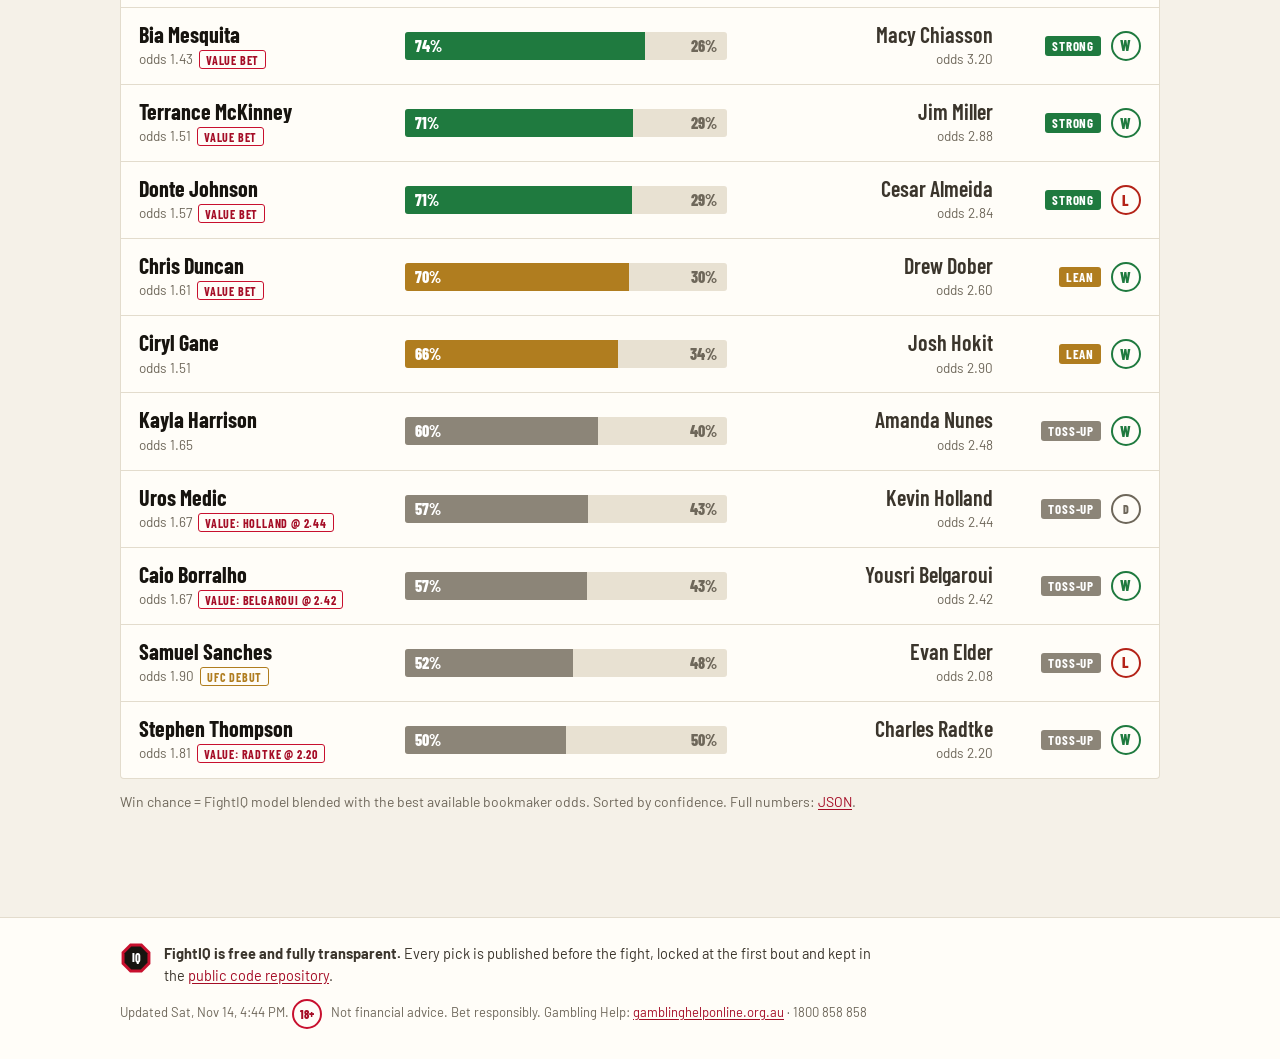
<file: site/weeks/2026-11-14_UFC-334-Gane-vs-Hokit.html>
<!doctype html>
<html lang="en">
<head>
<meta charset="utf-8">
<meta name="viewport" content="width=device-width, initial-scale=1">
<title>UFC 334: Gane vs. Hokit · UFC FightIQ</title>
<meta name="description" content="UFC FightIQ: free, fully transparent UFC fight predictions, value bets and a public track record.">
<meta name="theme-color" content="#f5f1e8">
<link rel="icon" href="../assets/logo.svg" type="image/svg+xml">
<link rel="preconnect" href="https://fonts.googleapis.com"><link rel="preconnect" href="https://fonts.gstatic.com" crossorigin>
<link rel="stylesheet" href="https://fonts.googleapis.com/css2?family=Barlow+Condensed:ital,wght@0,600;0,700;0,800;1,800&family=Barlow:wght@400;500;600;700&display=swap">
<link rel="stylesheet" href="../assets/style.css?v=7cd8a8290e">
<script>try{var t=localStorage.getItem("fightiq-theme");if(t)document.documentElement.setAttribute("data-theme",t)}catch(e){}</script>
</head>
<body>
<header class="top">
  <div class="wrap top-in">
    <a class="brand" href="../index.html" aria-label="FightIQ home"><svg class="logo" viewBox="0 0 40 40" aria-hidden="true"><polygon points="38.02,27.46 27.46,38.02 12.54,38.02 1.98,27.46 1.98,12.54 12.54,1.98 27.46,1.98 38.02,12.54" fill="#C8102E"/><polygon points="34.32,25.93 25.93,34.32 14.07,34.32 5.68,25.93 5.68,14.07 14.07,5.68 25.93,5.68 34.32,14.07" fill="#17140F"/><text x="20" y="25.6" text-anchor="middle" font-size="15" font-weight="800" fill="#fff" font-family="Barlow Condensed,Arial Narrow,Helvetica,sans-serif">IQ</text></svg><span class="word"><small>UFC predictions</small>FIGHT<b>IQ</b></span></a>
    <nav aria-label="Main"><a href="../index.html">This week</a><a href="../record.html" class="on" aria-current="page">Record</a><a href="../search.html">Past fights</a><a href="../model.html">How it works</a></nav>
    <button class="theme" type="button" aria-label="Switch light or dark mode"><span class="ico moon"><svg viewBox="0 0 24 24" aria-hidden="true"><path d="M20 14.5A8 8 0 1 1 9.5 4a6.5 6.5 0 0 0 10.5 10.5z"/></svg></span><span class="ico sun"><svg viewBox="0 0 24 24" aria-hidden="true"><circle cx="12" cy="12" r="4"/><path d="M12 2v2.5M12 19.5V22M4.9 4.9l1.8 1.8M17.3 17.3l1.8 1.8M2 12h2.5M19.5 12H22M4.9 19.1l1.8-1.8M17.3 6.7l1.8-1.8"/></svg></span></button>
  </div>
</header>
<main class="wrap">

<section class="poster">
  <svg class="watermark" viewBox="0 0 40 40" aria-hidden="true"><polygon points="37.55,27.27 27.27,37.55 12.73,37.55 2.45,27.27 2.45,12.73 12.73,2.45 27.27,2.45 37.55,12.73"/><polygon points="32.47,25.17 25.17,32.47 14.83,32.47 7.53,25.17 7.53,14.83 14.83,7.53 25.17,7.53 32.47,14.83"/></svg>
  <div class="poster-copy">
    <p class="kicker"><span class="ico"><svg viewBox="0 0 24 24" aria-hidden="true"><rect x="3.5" y="5" width="17" height="15.5" rx="2"/><path d="M3.5 10h17M8 3v4M16 3v4"/></svg></span>UFC 334 · Saturday 14 November 2026</p>
    <h1 class="bout" aria-label="UFC 334: Gane vs. Hokit"><span>Gane</span><i>vs</i><span>Hokit</span></h1>
    <p class="meta">Card from ufcstats.com · first published
    <time datetime="2026-11-08T20:30:08+00:00">2026-11-08</time></p>
    <p class="result-line"><span class="ico"><svg viewBox="0 0 24 24" aria-hidden="true"><path d="M7 4h10v5a5 5 0 0 1-10 0z"/><path d="M7 6H4v1a3 3 0 0 0 3 3M17 6h3v1a3 3 0 0 1-3 3M12 14v4M8 21h8M9.5 18h5"/></svg></span><span>FightIQ went <b>9-3</b> on its picks · value bets <b>4-3</b>, <b class="bad">-1.23u</b>.</span></p>
  </div>
  <div class="poster-side"><span class="status locked"><span class="ico"><svg viewBox="0 0 24 24" aria-hidden="true"><rect x="5" y="11" width="14" height="9.5" rx="2"/><path d="M8 11V8a4 4 0 0 1 8 0v3"/></svg></span>Picks locked</span><a class="btn" href="../reports/2026-11-14_UFC-334-Gane-vs-Hokit.pdf"><span class="ico"><svg viewBox="0 0 24 24" aria-hidden="true"><path d="M6 3h8.5L19 7.5V21H6z"/><path d="M14 3v5h5M9 13h7M9 17h7"/></svg></span>PDF report</a></div>
</section><section class="board"><div class="cell"><span class="lbl"><span class="ico"><svg viewBox="0 0 24 24" aria-hidden="true"><path d="M6.5 12V8a5 5 0 0 1 5-5H14a5 5 0 0 1 5 5v4.5a4.5 4.5 0 0 1-4.5 4.5h-4A4 4 0 0 1 6.5 13z"/><path d="M6.5 12.5H10a2.2 2.2 0 0 0 0-4.4H6.5"/><path d="M8.5 17v4h8v-4"/></svg></span>Fights</span><strong class="val">13</strong><span class="sub">on the card</span></div><div class="cell"><span class="lbl"><span class="ico"><svg viewBox="0 0 24 24" aria-hidden="true"><circle cx="12" cy="12" r="8.5"/><circle cx="12" cy="12" r="4.5"/><circle cx="12" cy="12" r="1" fill="currentColor"/></svg></span>Value bets</span><strong class="val accent">8</strong><span class="sub">below</span></div><div class="cell"><span class="lbl"><span class="ico"><svg viewBox="0 0 24 24" aria-hidden="true"><path d="M12 3c.6 3.4 5 5.6 5 10.4a5 5 0 0 1-10 0c0-2.6 1.6-4.3 2.6-5.7.4 1.7 1.2 2.7 2.2 3.2.7-2.4.8-5 .2-7.9z"/></svg></span>Lock of the week</span><strong class="val">Bilal Hasan</strong><span class="sub">91% win chance</span></div><div class="cell"><span class="lbl"><span class="ico"><svg viewBox="0 0 24 24" aria-hidden="true"><path d="M13.5 2 4.5 13.5h6.5L10 22l9-11.5h-6.5z"/></svg></span>Upset alert</span><strong class="val">None</strong><span class="sub">model backs every favourite</span></div></section>
<section><h2><span class="ico"><svg viewBox="0 0 24 24" aria-hidden="true"><circle cx="12" cy="12" r="8.5"/><circle cx="12" cy="12" r="4.5"/><circle cx="12" cy="12" r="1" fill="currentColor"/></svg></span>Value bets<span class="h2-note">8 bets · 13.8u staked · 1u = 1% of bankroll</span></h2><div class="slips"><article class="slip">
  <div class="slip-top"><span class="stamp"><span class="ico"><svg viewBox="0 0 24 24" aria-hidden="true"><circle cx="12" cy="12" r="8.5"/><circle cx="12" cy="12" r="4.5"/><circle cx="12" cy="12" r="1" fill="currentColor"/></svg></span>Back</span><span class="res win" title="Won">W</span></div>
  <div class="slip-main"><div><h3>Chris Duncan</h3><small>to beat Drew Dober · first posted @ 1.62</small></div>
  <div class="odds"><span>Odds</span><strong>1.61</strong></div></div>
  <div class="perf" aria-hidden="true"></div>
  <dl class="slip-stats"><div><dt>Win chance</dt><dd>70%</dd></div>
  <div><dt>Edge</dt><dd class="good">+12.0%</dd></div><div><dt>Stake</dt><dd>2.0u</dd></div></dl>
</article><article class="slip">
  <div class="slip-top"><span class="stamp"><span class="ico"><svg viewBox="0 0 24 24" aria-hidden="true"><circle cx="12" cy="12" r="8.5"/><circle cx="12" cy="12" r="4.5"/><circle cx="12" cy="12" r="1" fill="currentColor"/></svg></span>Back</span><span class="res loss" title="Lost">L</span></div>
  <div class="slip-main"><div><h3>Donte Johnson</h3><small>to beat Cesar Almeida · first posted @ 1.60</small></div>
  <div class="odds"><span>Odds</span><strong>1.57</strong></div></div>
  <div class="perf" aria-hidden="true"></div>
  <dl class="slip-stats"><div><dt>Win chance</dt><dd>71%</dd></div>
  <div><dt>Edge</dt><dd class="good">+10.7%</dd></div><div><dt>Stake</dt><dd>2.0u</dd></div></dl>
</article><article class="slip">
  <div class="slip-top"><span class="stamp"><span class="ico"><svg viewBox="0 0 24 24" aria-hidden="true"><circle cx="12" cy="12" r="8.5"/><circle cx="12" cy="12" r="4.5"/><circle cx="12" cy="12" r="1" fill="currentColor"/></svg></span>Back</span><span class="res loss" title="Lost">L</span></div>
  <div class="slip-main"><div><h3>Charles Radtke</h3><small>to beat Stephen Thompson · first posted @ 2.25</small></div>
  <div class="odds"><span>Odds</span><strong>2.20</strong></div></div>
  <div class="perf" aria-hidden="true"></div>
  <dl class="slip-stats"><div><dt>Win chance</dt><dd>50%</dd></div>
  <div><dt>Edge</dt><dd class="good">+9.9%</dd></div><div><dt>Stake</dt><dd>2.0u</dd></div></dl>
</article><article class="slip">
  <div class="slip-top"><span class="stamp"><span class="ico"><svg viewBox="0 0 24 24" aria-hidden="true"><circle cx="12" cy="12" r="8.5"/><circle cx="12" cy="12" r="4.5"/><circle cx="12" cy="12" r="1" fill="currentColor"/></svg></span>Back</span><span class="res win" title="Won">W</span></div>
  <div class="slip-main"><div><h3>Terrance McKinney</h3><small>to beat Jim Miller · first posted @ 1.50</small></div>
  <div class="odds"><span>Odds</span><strong>1.51</strong></div></div>
  <div class="perf" aria-hidden="true"></div>
  <dl class="slip-stats"><div><dt>Win chance</dt><dd>71%</dd></div>
  <div><dt>Edge</dt><dd class="good">+6.7%</dd></div><div><dt>Stake</dt><dd>2.0u</dd></div></dl>
</article><article class="slip">
  <div class="slip-top"><span class="stamp"><span class="ico"><svg viewBox="0 0 24 24" aria-hidden="true"><circle cx="12" cy="12" r="8.5"/><circle cx="12" cy="12" r="4.5"/><circle cx="12" cy="12" r="1" fill="currentColor"/></svg></span>Back</span><span class="res win" title="Won">W</span></div>
  <div class="slip-main"><div><h3>Melquizael Costa</h3><small>to beat Jared Gordon</small></div>
  <div class="odds"><span>Odds</span><strong>1.28</strong></div></div>
  <div class="perf" aria-hidden="true"></div>
  <dl class="slip-stats"><div><dt>Win chance</dt><dd>83%</dd></div>
  <div><dt>Edge</dt><dd class="good">+6.5%</dd></div><div><dt>Stake</dt><dd>2.0u</dd></div></dl>
</article><article class="slip">
  <div class="slip-top"><span class="stamp"><span class="ico"><svg viewBox="0 0 24 24" aria-hidden="true"><circle cx="12" cy="12" r="8.5"/><circle cx="12" cy="12" r="4.5"/><circle cx="12" cy="12" r="1" fill="currentColor"/></svg></span>Back</span><span class="res win" title="Won">W</span></div>
  <div class="slip-main"><div><h3>Bia Mesquita</h3><small>to beat Macy Chiasson · first posted @ 1.47</small></div>
  <div class="odds"><span>Odds</span><strong>1.43</strong></div></div>
  <div class="perf" aria-hidden="true"></div>
  <dl class="slip-stats"><div><dt>Win chance</dt><dd>74%</dd></div>
  <div><dt>Edge</dt><dd class="good">+6.4%</dd></div><div><dt>Stake</dt><dd>2.0u</dd></div></dl>
</article><article class="slip">
  <div class="slip-top"><span class="stamp"><span class="ico"><svg viewBox="0 0 24 24" aria-hidden="true"><circle cx="12" cy="12" r="8.5"/><circle cx="12" cy="12" r="4.5"/><circle cx="12" cy="12" r="1" fill="currentColor"/></svg></span>Back</span><span class="res void" title="Draw">D</span></div>
  <div class="slip-main"><div><h3>Kevin Holland</h3><small>to beat Uros Medic · first posted @ 2.42</small></div>
  <div class="odds"><span>Odds</span><strong>2.44</strong></div></div>
  <div class="perf" aria-hidden="true"></div>
  <dl class="slip-stats"><div><dt>Win chance</dt><dd>43%</dd></div>
  <div><dt>Edge</dt><dd class="good">+5.2%</dd></div><div><dt>Stake</dt><dd>0.9u</dd></div></dl>
</article><article class="slip">
  <div class="slip-top"><span class="stamp"><span class="ico"><svg viewBox="0 0 24 24" aria-hidden="true"><circle cx="12" cy="12" r="8.5"/><circle cx="12" cy="12" r="4.5"/><circle cx="12" cy="12" r="1" fill="currentColor"/></svg></span>Back</span><span class="res loss" title="Lost">L</span></div>
  <div class="slip-main"><div><h3>Yousri Belgaroui</h3><small>to beat Caio Borralho · first posted @ 2.40</small></div>
  <div class="odds"><span>Odds</span><strong>2.42</strong></div></div>
  <div class="perf" aria-hidden="true"></div>
  <dl class="slip-stats"><div><dt>Win chance</dt><dd>43%</dd></div>
  <div><dt>Edge</dt><dd class="good">+5.1%</dd></div><div><dt>Stake</dt><dd>0.9u</dd></div></dl>
</article></div></section>
<section>
  <h2><span class="ico"><svg viewBox="0 0 24 24" aria-hidden="true"><path d="M6.5 12V8a5 5 0 0 1 5-5H14a5 5 0 0 1 5 5v4.5a4.5 4.5 0 0 1-4.5 4.5h-4A4 4 0 0 1 6.5 13z"/><path d="M6.5 12.5H10a2.2 2.2 0 0 0 0-4.4H6.5"/><path d="M8.5 17v4h8v-4"/></svg></span>Fight by fight <span class="sort" role="group" aria-label="Order fights by"><button type="button" class="sort-btn" data-sort="conf" aria-pressed="true">Confidence</button><button type="button" class="sort-btn" data-sort="card" aria-pressed="false">Card order</button></span><span class="legend"><span class="tier strong">Strong 70%+</span><span class="tier lean">Lean 60–70%</span><span class="tier toss">Toss-up &lt;60%</span></span></h2>
  <div class="tape" role="table" aria-label="FightIQ picks for every fight" data-sort="conf">
    <div class="bout-row tape-head" role="row"><span role="columnheader">FightIQ pick</span><span role="columnheader">Win chance</span>
    <span role="columnheader">Opponent</span><span role="columnheader">Call</span></div>
    <div class="bout-row" role="row" data-card="5" data-p="0.9052">
  <div class="corner pick" role="cell"><b>Bilal Hasan</b><small>odds 1.12</small></div>
  <div class="split" role="cell" data-tip="Bilal Hasan: 90.5% · model 77.5% · bookies 89.1%"><span class="seg strong" style="width:90.5%">91%</span><span class="seg opp"></span></div>
  <div class="corner opp" role="cell"><b>Luis Gurule</b><small>odds 8.80</small></div>
  <div class="call" role="cell"><span class="tier strong">Strong</span><span class="res loss" title="Lost">L</span></div>
</div><div class="bout-row" role="row" data-card="10" data-p="0.8317">
  <div class="corner pick" role="cell"><b>Melquizael Costa</b><small>odds 1.28<span class="tag accent">Value bet</span></small></div>
  <div class="split" role="cell" data-tip="Melquizael Costa: 83.2% · model 83.2% · bookies 77.4%"><span class="seg strong" style="width:83.2%">83%</span><span class="seg opp">17%</span></div>
  <div class="corner opp" role="cell"><b>Jared Gordon</b><small>odds 4.20</small></div>
  <div class="call" role="cell"><span class="tier strong">Strong</span><span class="res win" title="Won">W</span></div>
</div><div class="bout-row" role="row" data-card="12" data-p="0.8179">
  <div class="corner pick" role="cell"><b>Juan Diaz</b><small>no odds yet</small></div>
  <div class="split" role="cell" data-tip="Juan Diaz: 81.8%"><span class="seg strong" style="width:81.8%">82%</span><span class="seg opp">18%</span></div>
  <div class="corner opp" role="cell"><b>Alatengheili</b><small></small></div>
  <div class="call" role="cell"><span class="tier strong">Strong</span><span class="res win" title="Won">W</span></div>
</div><div class="bout-row" role="row" data-card="11" data-p="0.7438">
  <div class="corner pick" role="cell"><b>Bia Mesquita</b><small>odds 1.43<span class="tag accent">Value bet</span></small></div>
  <div class="split" role="cell" data-tip="Bia Mesquita: 74.4% · model 74.5% · bookies 69.5%"><span class="seg strong" style="width:74.4%">74%</span><span class="seg opp">26%</span></div>
  <div class="corner opp" role="cell"><b>Macy Chiasson</b><small>odds 3.20</small></div>
  <div class="call" role="cell"><span class="tier strong">Strong</span><span class="res win" title="Won">W</span></div>
</div><div class="bout-row" role="row" data-card="8" data-p="0.7063">
  <div class="corner pick" role="cell"><b>Terrance McKinney</b><small>odds 1.51<span class="tag accent">Value bet</span></small></div>
  <div class="split" role="cell" data-tip="Terrance McKinney: 70.6% · model 71.9% · bookies 65.8%"><span class="seg strong" style="width:70.6%">71%</span><span class="seg opp">29%</span></div>
  <div class="corner opp" role="cell"><b>Jim Miller</b><small>odds 2.88</small></div>
  <div class="call" role="cell"><span class="tier strong">Strong</span><span class="res win" title="Won">W</span></div>
</div><div class="bout-row" role="row" data-card="9" data-p="0.7053">
  <div class="corner pick" role="cell"><b>Donte Johnson</b><small>odds 1.57<span class="tag accent">Value bet</span></small></div>
  <div class="split" role="cell" data-tip="Donte Johnson: 70.5% · model 75.6% · bookies 64.2%"><span class="seg strong" style="width:70.5%">71%</span><span class="seg opp">29%</span></div>
  <div class="corner opp" role="cell"><b>Cesar Almeida</b><small>odds 2.84</small></div>
  <div class="call" role="cell"><span class="tier strong">Strong</span><span class="res loss" title="Lost">L</span></div>
</div><div class="bout-row" role="row" data-card="7" data-p="0.6958">
  <div class="corner pick" role="cell"><b>Chris Duncan</b><small>odds 1.61<span class="tag accent">Value bet</span></small></div>
  <div class="split" role="cell" data-tip="Chris Duncan: 69.6% · model 78.0% · bookies 61.9%"><span class="seg lean" style="width:69.6%">70%</span><span class="seg opp">30%</span></div>
  <div class="corner opp" role="cell"><b>Drew Dober</b><small>odds 2.60</small></div>
  <div class="call" role="cell"><span class="tier lean">Lean</span><span class="res win" title="Won">W</span></div>
</div><div class="bout-row" role="row" data-card="1" data-p="0.6607">
  <div class="corner pick" role="cell"><b>Ciryl Gane</b><small>odds 1.51<span class="slot">Main event</span></small></div>
  <div class="split" role="cell" data-tip="Ciryl Gane: 66.1% · model 56.3% · bookies 65.9%"><span class="seg lean" style="width:66.1%">66%</span><span class="seg opp">34%</span></div>
  <div class="corner opp" role="cell"><b>Josh Hokit</b><small>odds 2.90</small></div>
  <div class="call" role="cell"><span class="tier lean">Lean</span><span class="res win" title="Won">W</span></div>
</div><div class="bout-row" role="row" data-card="2" data-p="0.5984">
  <div class="corner pick" role="cell"><b>Kayla Harrison</b><small>odds 1.65<span class="slot">Co-main</span></small></div>
  <div class="split" role="cell" data-tip="Kayla Harrison: 59.8% · model 52.5% · bookies 60.2%"><span class="seg toss" style="width:59.8%">60%</span><span class="seg opp">40%</span></div>
  <div class="corner opp" role="cell"><b>Amanda Nunes</b><small>odds 2.48</small></div>
  <div class="call" role="cell"><span class="tier toss">Toss-up</span><span class="res win" title="Won">W</span></div>
</div><div class="bout-row" role="row" data-card="4" data-p="0.5686">
  <div class="corner pick" role="cell"><b>Uros Medic</b><small>odds 1.67<span class="tag accent">Value: Holland @ 2.44</span></small></div>
  <div class="split" role="cell" data-tip="Uros Medic: 56.9% · model 44.8% · bookies 59.5%"><span class="seg toss" style="width:56.9%">57%</span><span class="seg opp">43%</span></div>
  <div class="corner opp" role="cell"><b>Kevin Holland</b><small>odds 2.44</small></div>
  <div class="call" role="cell"><span class="tier toss">Toss-up</span><span class="res void" title="Draw">D</span></div>
</div><div class="bout-row" role="row" data-card="3" data-p="0.5659">
  <div class="corner pick" role="cell"><b>Caio Borralho</b><small>odds 1.67<span class="tag accent">Value: Belgaroui @ 2.42</span></small></div>
  <div class="split" role="cell" data-tip="Caio Borralho: 56.6% · model 44.4% · bookies 59.3%"><span class="seg toss" style="width:56.6%">57%</span><span class="seg opp">43%</span></div>
  <div class="corner opp" role="cell"><b>Yousri Belgaroui</b><small>odds 2.42</small></div>
  <div class="call" role="cell"><span class="tier toss">Toss-up</span><span class="res win" title="Won">W</span></div>
</div><div class="bout-row" role="row" data-card="13" data-p="0.5212">
  <div class="corner pick" role="cell"><b>Samuel Sanches</b><small>odds 1.90<span class="tag">UFC debut</span></small></div>
  <div class="split" role="cell" data-tip="Samuel Sanches: 52.1% · model 50.3% · bookies 52.3%"><span class="seg toss" style="width:52.1%">52%</span><span class="seg opp">48%</span></div>
  <div class="corner opp" role="cell"><b>Evan Elder</b><small>odds 2.08</small></div>
  <div class="call" role="cell"><span class="tier toss">Toss-up</span><span class="res loss" title="Lost">L</span></div>
</div><div class="bout-row" role="row" data-card="6" data-p="0.5006">
  <div class="corner pick" role="cell"><b>Stephen Thompson</b><small>odds 1.81<span class="tag accent">Value: Radtke @ 2.20</span></small></div>
  <div class="split" role="cell" data-tip="Stephen Thompson: 50.1% · model 36.5% · bookies 54.9%"><span class="seg toss" style="width:50.1%">50%</span><span class="seg opp">50%</span></div>
  <div class="corner opp" role="cell"><b>Charles Radtke</b><small>odds 2.20</small></div>
  <div class="call" role="cell"><span class="tier toss">Toss-up</span><span class="res win" title="Won">W</span></div>
</div>
  </div>
  <p class="note">Win chance = FightIQ model blended with the best available bookmaker odds. <span class="sort-note">Sorted by confidence.</span> Full numbers: <a href="../data/weeks/2026-11-14_UFC-334-Gane-vs-Hokit.json">JSON</a>.</p>
</section>
</main>
<footer class="foot">
  <div class="wrap foot-in">
    <div class="foot-brand"><svg class="logo" viewBox="0 0 40 40" aria-hidden="true"><polygon points="38.02,27.46 27.46,38.02 12.54,38.02 1.98,27.46 1.98,12.54 12.54,1.98 27.46,1.98 38.02,12.54" fill="#C8102E"/><polygon points="34.32,25.93 25.93,34.32 14.07,34.32 5.68,25.93 5.68,14.07 14.07,5.68 25.93,5.68 34.32,14.07" fill="#17140F"/><text x="20" y="25.6" text-anchor="middle" font-size="15" font-weight="800" fill="#fff" font-family="Barlow Condensed,Arial Narrow,Helvetica,sans-serif">IQ</text></svg><p><b>FightIQ is free and fully transparent.</b> Every pick is published before the fight,
    locked at the first bout and kept in the <a href="https://github.com/johnthewizwe23/FightIQ">public code repository</a>.</p></div>
    <p class="foot-small">Updated <time datetime="2026-11-14T16:44:10+00:00">2026-11-14 16:44 UTC</time>. <span class="age">18+</span> Not financial advice. Bet responsibly. Gambling Help:
    <a href="https://www.gamblinghelponline.org.au">gamblinghelponline.org.au</a> · 1800 858 858</p>
  </div>
</footer>
<script src="../assets/app.js?v=45d0e978c8"></script>
</body>
</html>
</file>
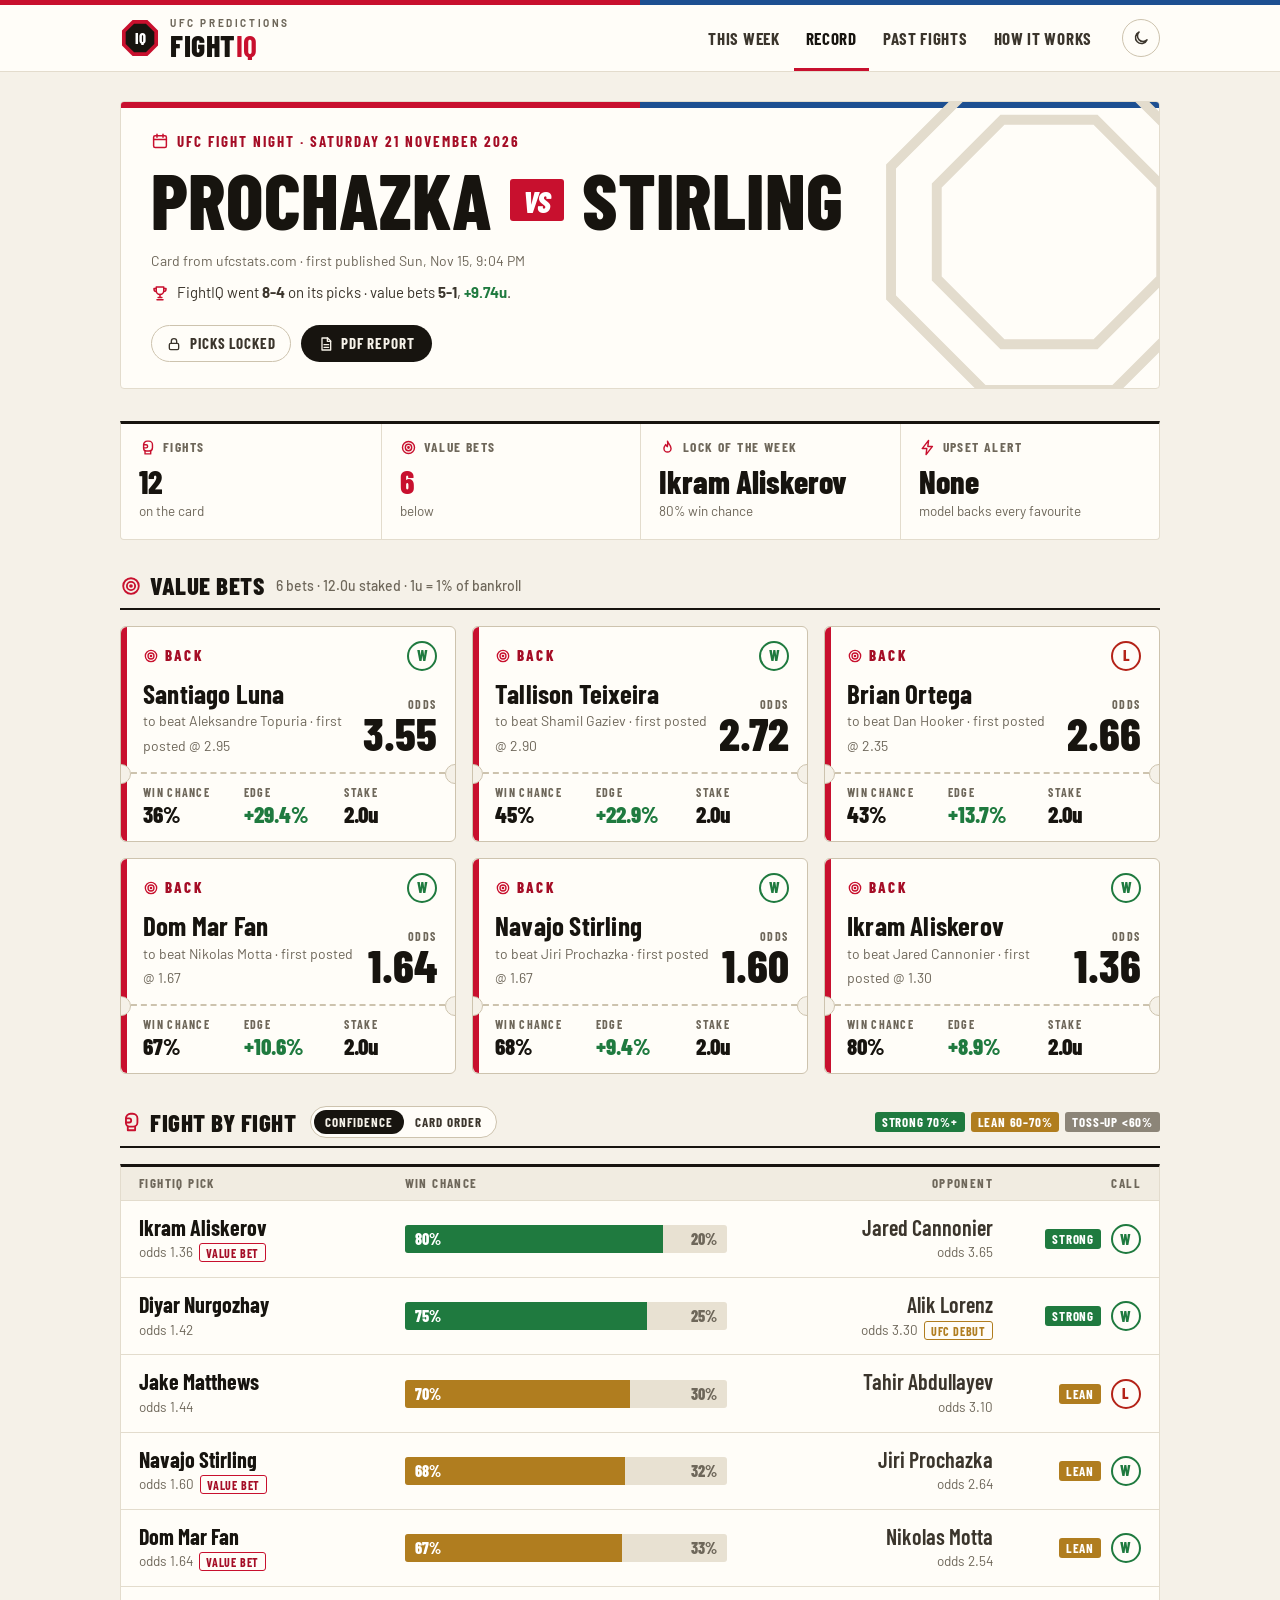
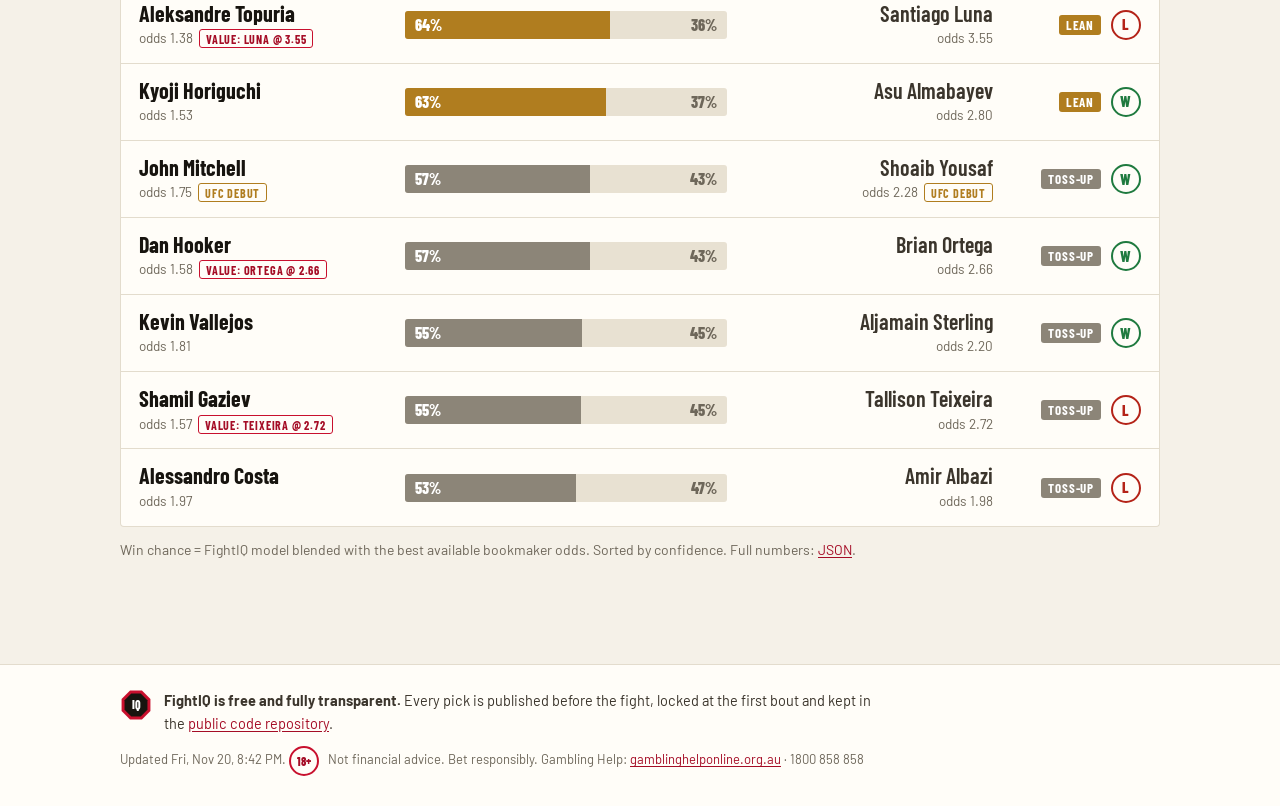
<file: site/weeks/2026-11-21_UFC-Fight-Night-Prochazka-vs-Stirling.html>
<!doctype html>
<html lang="en">
<head>
<meta charset="utf-8">
<meta name="viewport" content="width=device-width, initial-scale=1">
<title>UFC Fight Night: Prochazka vs. Stirling · UFC FightIQ</title>
<meta name="description" content="UFC FightIQ: free, fully transparent UFC fight predictions, value bets and a public track record.">
<meta name="theme-color" content="#f5f1e8">
<link rel="icon" href="../assets/logo.svg" type="image/svg+xml">
<link rel="preconnect" href="https://fonts.googleapis.com"><link rel="preconnect" href="https://fonts.gstatic.com" crossorigin>
<link rel="stylesheet" href="https://fonts.googleapis.com/css2?family=Barlow+Condensed:ital,wght@0,600;0,700;0,800;1,800&family=Barlow:wght@400;500;600;700&display=swap">
<link rel="stylesheet" href="../assets/style.css?v=7cd8a8290e">
<script>try{var t=localStorage.getItem("fightiq-theme");if(t)document.documentElement.setAttribute("data-theme",t)}catch(e){}</script>
</head>
<body>
<header class="top">
  <div class="wrap top-in">
    <a class="brand" href="../index.html" aria-label="FightIQ home"><svg class="logo" viewBox="0 0 40 40" aria-hidden="true"><polygon points="38.02,27.46 27.46,38.02 12.54,38.02 1.98,27.46 1.98,12.54 12.54,1.98 27.46,1.98 38.02,12.54" fill="#C8102E"/><polygon points="34.32,25.93 25.93,34.32 14.07,34.32 5.68,25.93 5.68,14.07 14.07,5.68 25.93,5.68 34.32,14.07" fill="#17140F"/><text x="20" y="25.6" text-anchor="middle" font-size="15" font-weight="800" fill="#fff" font-family="Barlow Condensed,Arial Narrow,Helvetica,sans-serif">IQ</text></svg><span class="word"><small>UFC predictions</small>FIGHT<b>IQ</b></span></a>
    <nav aria-label="Main"><a href="../index.html">This week</a><a href="../record.html" class="on" aria-current="page">Record</a><a href="../search.html">Past fights</a><a href="../model.html">How it works</a></nav>
    <button class="theme" type="button" aria-label="Switch light or dark mode"><span class="ico moon"><svg viewBox="0 0 24 24" aria-hidden="true"><path d="M20 14.5A8 8 0 1 1 9.5 4a6.5 6.5 0 0 0 10.5 10.5z"/></svg></span><span class="ico sun"><svg viewBox="0 0 24 24" aria-hidden="true"><circle cx="12" cy="12" r="4"/><path d="M12 2v2.5M12 19.5V22M4.9 4.9l1.8 1.8M17.3 17.3l1.8 1.8M2 12h2.5M19.5 12H22M4.9 19.1l1.8-1.8M17.3 6.7l1.8-1.8"/></svg></span></button>
  </div>
</header>
<main class="wrap">

<section class="poster">
  <svg class="watermark" viewBox="0 0 40 40" aria-hidden="true"><polygon points="37.55,27.27 27.27,37.55 12.73,37.55 2.45,27.27 2.45,12.73 12.73,2.45 27.27,2.45 37.55,12.73"/><polygon points="32.47,25.17 25.17,32.47 14.83,32.47 7.53,25.17 7.53,14.83 14.83,7.53 25.17,7.53 32.47,14.83"/></svg>
  <div class="poster-copy">
    <p class="kicker"><span class="ico"><svg viewBox="0 0 24 24" aria-hidden="true"><rect x="3.5" y="5" width="17" height="15.5" rx="2"/><path d="M3.5 10h17M8 3v4M16 3v4"/></svg></span>UFC Fight Night · Saturday 21 November 2026</p>
    <h1 class="bout" aria-label="UFC Fight Night: Prochazka vs. Stirling"><span>Prochazka</span><i>vs</i><span>Stirling</span></h1>
    <p class="meta">Card from ufcstats.com · first published
    <time datetime="2026-11-15T21:04:02+00:00">2026-11-15</time></p>
    <p class="result-line"><span class="ico"><svg viewBox="0 0 24 24" aria-hidden="true"><path d="M7 4h10v5a5 5 0 0 1-10 0z"/><path d="M7 6H4v1a3 3 0 0 0 3 3M17 6h3v1a3 3 0 0 1-3 3M12 14v4M8 21h8M9.5 18h5"/></svg></span><span>FightIQ went <b>8-4</b> on its picks · value bets <b>5-1</b>, <b class="good">+9.74u</b>.</span></p>
  </div>
  <div class="poster-side"><span class="status locked"><span class="ico"><svg viewBox="0 0 24 24" aria-hidden="true"><rect x="5" y="11" width="14" height="9.5" rx="2"/><path d="M8 11V8a4 4 0 0 1 8 0v3"/></svg></span>Picks locked</span><a class="btn" href="../reports/2026-11-21_UFC-Fight-Night-Prochazka-vs-Stirling.pdf"><span class="ico"><svg viewBox="0 0 24 24" aria-hidden="true"><path d="M6 3h8.5L19 7.5V21H6z"/><path d="M14 3v5h5M9 13h7M9 17h7"/></svg></span>PDF report</a></div>
</section><section class="board"><div class="cell"><span class="lbl"><span class="ico"><svg viewBox="0 0 24 24" aria-hidden="true"><path d="M6.5 12V8a5 5 0 0 1 5-5H14a5 5 0 0 1 5 5v4.5a4.5 4.5 0 0 1-4.5 4.5h-4A4 4 0 0 1 6.5 13z"/><path d="M6.5 12.5H10a2.2 2.2 0 0 0 0-4.4H6.5"/><path d="M8.5 17v4h8v-4"/></svg></span>Fights</span><strong class="val">12</strong><span class="sub">on the card</span></div><div class="cell"><span class="lbl"><span class="ico"><svg viewBox="0 0 24 24" aria-hidden="true"><circle cx="12" cy="12" r="8.5"/><circle cx="12" cy="12" r="4.5"/><circle cx="12" cy="12" r="1" fill="currentColor"/></svg></span>Value bets</span><strong class="val accent">6</strong><span class="sub">below</span></div><div class="cell"><span class="lbl"><span class="ico"><svg viewBox="0 0 24 24" aria-hidden="true"><path d="M12 3c.6 3.4 5 5.6 5 10.4a5 5 0 0 1-10 0c0-2.6 1.6-4.3 2.6-5.7.4 1.7 1.2 2.7 2.2 3.2.7-2.4.8-5 .2-7.9z"/></svg></span>Lock of the week</span><strong class="val">Ikram Aliskerov</strong><span class="sub">80% win chance</span></div><div class="cell"><span class="lbl"><span class="ico"><svg viewBox="0 0 24 24" aria-hidden="true"><path d="M13.5 2 4.5 13.5h6.5L10 22l9-11.5h-6.5z"/></svg></span>Upset alert</span><strong class="val">None</strong><span class="sub">model backs every favourite</span></div></section>
<section><h2><span class="ico"><svg viewBox="0 0 24 24" aria-hidden="true"><circle cx="12" cy="12" r="8.5"/><circle cx="12" cy="12" r="4.5"/><circle cx="12" cy="12" r="1" fill="currentColor"/></svg></span>Value bets<span class="h2-note">6 bets · 12.0u staked · 1u = 1% of bankroll</span></h2><div class="slips"><article class="slip">
  <div class="slip-top"><span class="stamp"><span class="ico"><svg viewBox="0 0 24 24" aria-hidden="true"><circle cx="12" cy="12" r="8.5"/><circle cx="12" cy="12" r="4.5"/><circle cx="12" cy="12" r="1" fill="currentColor"/></svg></span>Back</span><span class="res win" title="Won">W</span></div>
  <div class="slip-main"><div><h3>Santiago Luna</h3><small>to beat Aleksandre Topuria · first posted @ 2.95</small></div>
  <div class="odds"><span>Odds</span><strong>3.55</strong></div></div>
  <div class="perf" aria-hidden="true"></div>
  <dl class="slip-stats"><div><dt>Win chance</dt><dd>36%</dd></div>
  <div><dt>Edge</dt><dd class="good">+29.4%</dd></div><div><dt>Stake</dt><dd>2.0u</dd></div></dl>
</article><article class="slip">
  <div class="slip-top"><span class="stamp"><span class="ico"><svg viewBox="0 0 24 24" aria-hidden="true"><circle cx="12" cy="12" r="8.5"/><circle cx="12" cy="12" r="4.5"/><circle cx="12" cy="12" r="1" fill="currentColor"/></svg></span>Back</span><span class="res win" title="Won">W</span></div>
  <div class="slip-main"><div><h3>Tallison Teixeira</h3><small>to beat Shamil Gaziev · first posted @ 2.90</small></div>
  <div class="odds"><span>Odds</span><strong>2.72</strong></div></div>
  <div class="perf" aria-hidden="true"></div>
  <dl class="slip-stats"><div><dt>Win chance</dt><dd>45%</dd></div>
  <div><dt>Edge</dt><dd class="good">+22.9%</dd></div><div><dt>Stake</dt><dd>2.0u</dd></div></dl>
</article><article class="slip">
  <div class="slip-top"><span class="stamp"><span class="ico"><svg viewBox="0 0 24 24" aria-hidden="true"><circle cx="12" cy="12" r="8.5"/><circle cx="12" cy="12" r="4.5"/><circle cx="12" cy="12" r="1" fill="currentColor"/></svg></span>Back</span><span class="res loss" title="Lost">L</span></div>
  <div class="slip-main"><div><h3>Brian Ortega</h3><small>to beat Dan Hooker · first posted @ 2.35</small></div>
  <div class="odds"><span>Odds</span><strong>2.66</strong></div></div>
  <div class="perf" aria-hidden="true"></div>
  <dl class="slip-stats"><div><dt>Win chance</dt><dd>43%</dd></div>
  <div><dt>Edge</dt><dd class="good">+13.7%</dd></div><div><dt>Stake</dt><dd>2.0u</dd></div></dl>
</article><article class="slip">
  <div class="slip-top"><span class="stamp"><span class="ico"><svg viewBox="0 0 24 24" aria-hidden="true"><circle cx="12" cy="12" r="8.5"/><circle cx="12" cy="12" r="4.5"/><circle cx="12" cy="12" r="1" fill="currentColor"/></svg></span>Back</span><span class="res win" title="Won">W</span></div>
  <div class="slip-main"><div><h3>Dom Mar Fan</h3><small>to beat Nikolas Motta · first posted @ 1.67</small></div>
  <div class="odds"><span>Odds</span><strong>1.64</strong></div></div>
  <div class="perf" aria-hidden="true"></div>
  <dl class="slip-stats"><div><dt>Win chance</dt><dd>67%</dd></div>
  <div><dt>Edge</dt><dd class="good">+10.6%</dd></div><div><dt>Stake</dt><dd>2.0u</dd></div></dl>
</article><article class="slip">
  <div class="slip-top"><span class="stamp"><span class="ico"><svg viewBox="0 0 24 24" aria-hidden="true"><circle cx="12" cy="12" r="8.5"/><circle cx="12" cy="12" r="4.5"/><circle cx="12" cy="12" r="1" fill="currentColor"/></svg></span>Back</span><span class="res win" title="Won">W</span></div>
  <div class="slip-main"><div><h3>Navajo Stirling</h3><small>to beat Jiri Prochazka · first posted @ 1.67</small></div>
  <div class="odds"><span>Odds</span><strong>1.60</strong></div></div>
  <div class="perf" aria-hidden="true"></div>
  <dl class="slip-stats"><div><dt>Win chance</dt><dd>68%</dd></div>
  <div><dt>Edge</dt><dd class="good">+9.4%</dd></div><div><dt>Stake</dt><dd>2.0u</dd></div></dl>
</article><article class="slip">
  <div class="slip-top"><span class="stamp"><span class="ico"><svg viewBox="0 0 24 24" aria-hidden="true"><circle cx="12" cy="12" r="8.5"/><circle cx="12" cy="12" r="4.5"/><circle cx="12" cy="12" r="1" fill="currentColor"/></svg></span>Back</span><span class="res win" title="Won">W</span></div>
  <div class="slip-main"><div><h3>Ikram Aliskerov</h3><small>to beat Jared Cannonier · first posted @ 1.30</small></div>
  <div class="odds"><span>Odds</span><strong>1.36</strong></div></div>
  <div class="perf" aria-hidden="true"></div>
  <dl class="slip-stats"><div><dt>Win chance</dt><dd>80%</dd></div>
  <div><dt>Edge</dt><dd class="good">+8.9%</dd></div><div><dt>Stake</dt><dd>2.0u</dd></div></dl>
</article></div></section>
<section>
  <h2><span class="ico"><svg viewBox="0 0 24 24" aria-hidden="true"><path d="M6.5 12V8a5 5 0 0 1 5-5H14a5 5 0 0 1 5 5v4.5a4.5 4.5 0 0 1-4.5 4.5h-4A4 4 0 0 1 6.5 13z"/><path d="M6.5 12.5H10a2.2 2.2 0 0 0 0-4.4H6.5"/><path d="M8.5 17v4h8v-4"/></svg></span>Fight by fight <span class="sort" role="group" aria-label="Order fights by"><button type="button" class="sort-btn" data-sort="conf" aria-pressed="true">Confidence</button><button type="button" class="sort-btn" data-sort="card" aria-pressed="false">Card order</button></span><span class="legend"><span class="tier strong">Strong 70%+</span><span class="tier lean">Lean 60–70%</span><span class="tier toss">Toss-up &lt;60%</span></span></h2>
  <div class="tape" role="table" aria-label="FightIQ picks for every fight" data-sort="conf">
    <div class="bout-row tape-head" role="row"><span role="columnheader">FightIQ pick</span><span role="columnheader">Win chance</span>
    <span role="columnheader">Opponent</span><span role="columnheader">Call</span></div>
    <div class="bout-row" role="row" data-card="5" data-p="0.8010">
  <div class="corner pick" role="cell"><b>Ikram Aliskerov</b><small>odds 1.36<span class="tag accent">Value bet</span></small></div>
  <div class="split" role="cell" data-tip="Ikram Aliskerov: 80.1% · model 83.2% · bookies 73.2%"><span class="seg strong" style="width:80.1%">80%</span><span class="seg opp">20%</span></div>
  <div class="corner opp" role="cell"><b>Jared Cannonier</b><small>odds 3.65</small></div>
  <div class="call" role="cell"><span class="tier strong">Strong</span><span class="res win" title="Won">W</span></div>
</div><div class="bout-row" role="row" data-card="11" data-p="0.7521">
  <div class="corner pick" role="cell"><b>Diyar Nurgozhay</b><small>odds 1.42</small></div>
  <div class="split" role="cell" data-tip="Diyar Nurgozhay: 75.2% · model 75.4% · bookies 70.1%"><span class="seg strong" style="width:75.2%">75%</span><span class="seg opp">25%</span></div>
  <div class="corner opp" role="cell"><b>Alik Lorenz</b><small>odds 3.30<span class="tag">UFC debut</span></small></div>
  <div class="call" role="cell"><span class="tier strong">Strong</span><span class="res win" title="Won">W</span></div>
</div><div class="bout-row" role="row" data-card="9" data-p="0.6970">
  <div class="corner pick" role="cell"><b>Jake Matthews</b><small>odds 1.44</small></div>
  <div class="split" role="cell" data-tip="Jake Matthews: 69.7% · model 60.4% · bookies 68.7%"><span class="seg lean" style="width:69.7%">70%</span><span class="seg opp">30%</span></div>
  <div class="corner opp" role="cell"><b>Tahir Abdullayev</b><small>odds 3.10</small></div>
  <div class="call" role="cell"><span class="tier lean">Lean</span><span class="res loss" title="Lost">L</span></div>
</div><div class="bout-row" role="row" data-card="1" data-p="0.6840">
  <div class="corner pick" role="cell"><b>Navajo Stirling</b><small>odds 1.60<span class="slot">Main event</span><span class="tag accent">Value bet</span></small></div>
  <div class="split" role="cell" data-tip="Navajo Stirling: 68.4% · model 73.8% · bookies 62.3%"><span class="seg lean" style="width:68.4%">68%</span><span class="seg opp">32%</span></div>
  <div class="corner opp" role="cell"><b>Jiri Prochazka</b><small>odds 2.64</small></div>
  <div class="call" role="cell"><span class="tier lean">Lean</span><span class="res win" title="Won">W</span></div>
</div><div class="bout-row" role="row" data-card="10" data-p="0.6742">
  <div class="corner pick" role="cell"><b>Dom Mar Fan</b><small>odds 1.64<span class="tag accent">Value bet</span></small></div>
  <div class="split" role="cell" data-tip="Dom Mar Fan: 67.4% · model 74.5% · bookies 60.8%"><span class="seg lean" style="width:67.4%">67%</span><span class="seg opp">33%</span></div>
  <div class="corner opp" role="cell"><b>Nikolas Motta</b><small>odds 2.54</small></div>
  <div class="call" role="cell"><span class="tier lean">Lean</span><span class="res win" title="Won">W</span></div>
</div><div class="bout-row" role="row" data-card="6" data-p="0.6356">
  <div class="corner pick" role="cell"><b>Aleksandre Topuria</b><small>odds 1.38<span class="tag accent">Value: Luna @ 3.55</span></small></div>
  <div class="split" role="cell" data-tip="Aleksandre Topuria: 63.6% · model 28.2% · bookies 72.2%"><span class="seg lean" style="width:63.6%">64%</span><span class="seg opp">36%</span></div>
  <div class="corner opp" role="cell"><b>Santiago Luna</b><small>odds 3.55</small></div>
  <div class="call" role="cell"><span class="tier lean">Lean</span><span class="res loss" title="Lost">L</span></div>
</div><div class="bout-row" role="row" data-card="4" data-p="0.6254">
  <div class="corner pick" role="cell"><b>Kyoji Horiguchi</b><small>odds 1.53</small></div>
  <div class="split" role="cell" data-tip="Kyoji Horiguchi: 62.5% · model 47.3% · bookies 64.9%"><span class="seg lean" style="width:62.5%">63%</span><span class="seg opp">37%</span></div>
  <div class="corner opp" role="cell"><b>Asu Almabayev</b><small>odds 2.80</small></div>
  <div class="call" role="cell"><span class="tier lean">Lean</span><span class="res win" title="Won">W</span></div>
</div><div class="bout-row" role="row" data-card="12" data-p="0.5732">
  <div class="corner pick" role="cell"><b>John Mitchell</b><small>odds 1.75<span class="tag">UFC debut</span></small></div>
  <div class="split" role="cell" data-tip="John Mitchell: 57.3% · model 54.5% · bookies 56.7%"><span class="seg toss" style="width:57.3%">57%</span><span class="seg opp">43%</span></div>
  <div class="corner opp" role="cell"><b>Shoaib Yousaf</b><small>odds 2.28<span class="tag">UFC debut</span></small></div>
  <div class="call" role="cell"><span class="tier toss">Toss-up</span><span class="res win" title="Won">W</span></div>
</div><div class="bout-row" role="row" data-card="3" data-p="0.5727">
  <div class="corner pick" role="cell"><b>Dan Hooker</b><small>odds 1.58<span class="tag accent">Value: Ortega @ 2.66</span></small></div>
  <div class="split" role="cell" data-tip="Dan Hooker: 57.3% · model 36.3% · bookies 62.9%"><span class="seg toss" style="width:57.3%">57%</span><span class="seg opp">43%</span></div>
  <div class="corner opp" role="cell"><b>Brian Ortega</b><small>odds 2.66</small></div>
  <div class="call" role="cell"><span class="tier toss">Toss-up</span><span class="res win" title="Won">W</span></div>
</div><div class="bout-row" role="row" data-card="2" data-p="0.5507">
  <div class="corner pick" role="cell"><b>Kevin Vallejos</b><small>odds 1.81<span class="slot">Co-main</span></small></div>
  <div class="split" role="cell" data-tip="Kevin Vallejos: 55.1% · model 52.3% · bookies 54.9%"><span class="seg toss" style="width:55.1%">55%</span><span class="seg opp">45%</span></div>
  <div class="corner opp" role="cell"><b>Aljamain Sterling</b><small>odds 2.20</small></div>
  <div class="call" role="cell"><span class="tier toss">Toss-up</span><span class="res win" title="Won">W</span></div>
</div><div class="bout-row" role="row" data-card="7" data-p="0.5483">
  <div class="corner pick" role="cell"><b>Shamil Gaziev</b><small>odds 1.57<span class="tag accent">Value: Teixeira @ 2.72</span></small></div>
  <div class="split" role="cell" data-tip="Shamil Gaziev: 54.8% · model 27.9% · bookies 63.5%"><span class="seg toss" style="width:54.8%">55%</span><span class="seg opp">45%</span></div>
  <div class="corner opp" role="cell"><b>Tallison Teixeira</b><small>odds 2.72</small></div>
  <div class="call" role="cell"><span class="tier toss">Toss-up</span><span class="res loss" title="Lost">L</span></div>
</div><div class="bout-row" role="row" data-card="8" data-p="0.5300">
  <div class="corner pick" role="cell"><b>Alessandro Costa</b><small>odds 1.97</small></div>
  <div class="split" role="cell" data-tip="Alessandro Costa: 53.0% · model 59.1% · bookies 50.1%"><span class="seg toss" style="width:53.0%">53%</span><span class="seg opp">47%</span></div>
  <div class="corner opp" role="cell"><b>Amir Albazi</b><small>odds 1.98</small></div>
  <div class="call" role="cell"><span class="tier toss">Toss-up</span><span class="res loss" title="Lost">L</span></div>
</div>
  </div>
  <p class="note">Win chance = FightIQ model blended with the best available bookmaker odds. <span class="sort-note">Sorted by confidence.</span> Full numbers: <a href="../data/weeks/2026-11-21_UFC-Fight-Night-Prochazka-vs-Stirling.json">JSON</a>.</p>
</section>
</main>
<footer class="foot">
  <div class="wrap foot-in">
    <div class="foot-brand"><svg class="logo" viewBox="0 0 40 40" aria-hidden="true"><polygon points="38.02,27.46 27.46,38.02 12.54,38.02 1.98,27.46 1.98,12.54 12.54,1.98 27.46,1.98 38.02,12.54" fill="#C8102E"/><polygon points="34.32,25.93 25.93,34.32 14.07,34.32 5.68,25.93 5.68,14.07 14.07,5.68 25.93,5.68 34.32,14.07" fill="#17140F"/><text x="20" y="25.6" text-anchor="middle" font-size="15" font-weight="800" fill="#fff" font-family="Barlow Condensed,Arial Narrow,Helvetica,sans-serif">IQ</text></svg><p><b>FightIQ is free and fully transparent.</b> Every pick is published before the fight,
    locked at the first bout and kept in the <a href="https://github.com/johnthewizwe23/FightIQ">public code repository</a>.</p></div>
    <p class="foot-small">Updated <time datetime="2026-11-20T20:42:38+00:00">2026-11-20 20:42 UTC</time>. <span class="age">18+</span> Not financial advice. Bet responsibly. Gambling Help:
    <a href="https://www.gamblinghelponline.org.au">gamblinghelponline.org.au</a> · 1800 858 858</p>
  </div>
</footer>
<script src="../assets/app.js?v=45d0e978c8"></script>
</body>
</html>
</file>
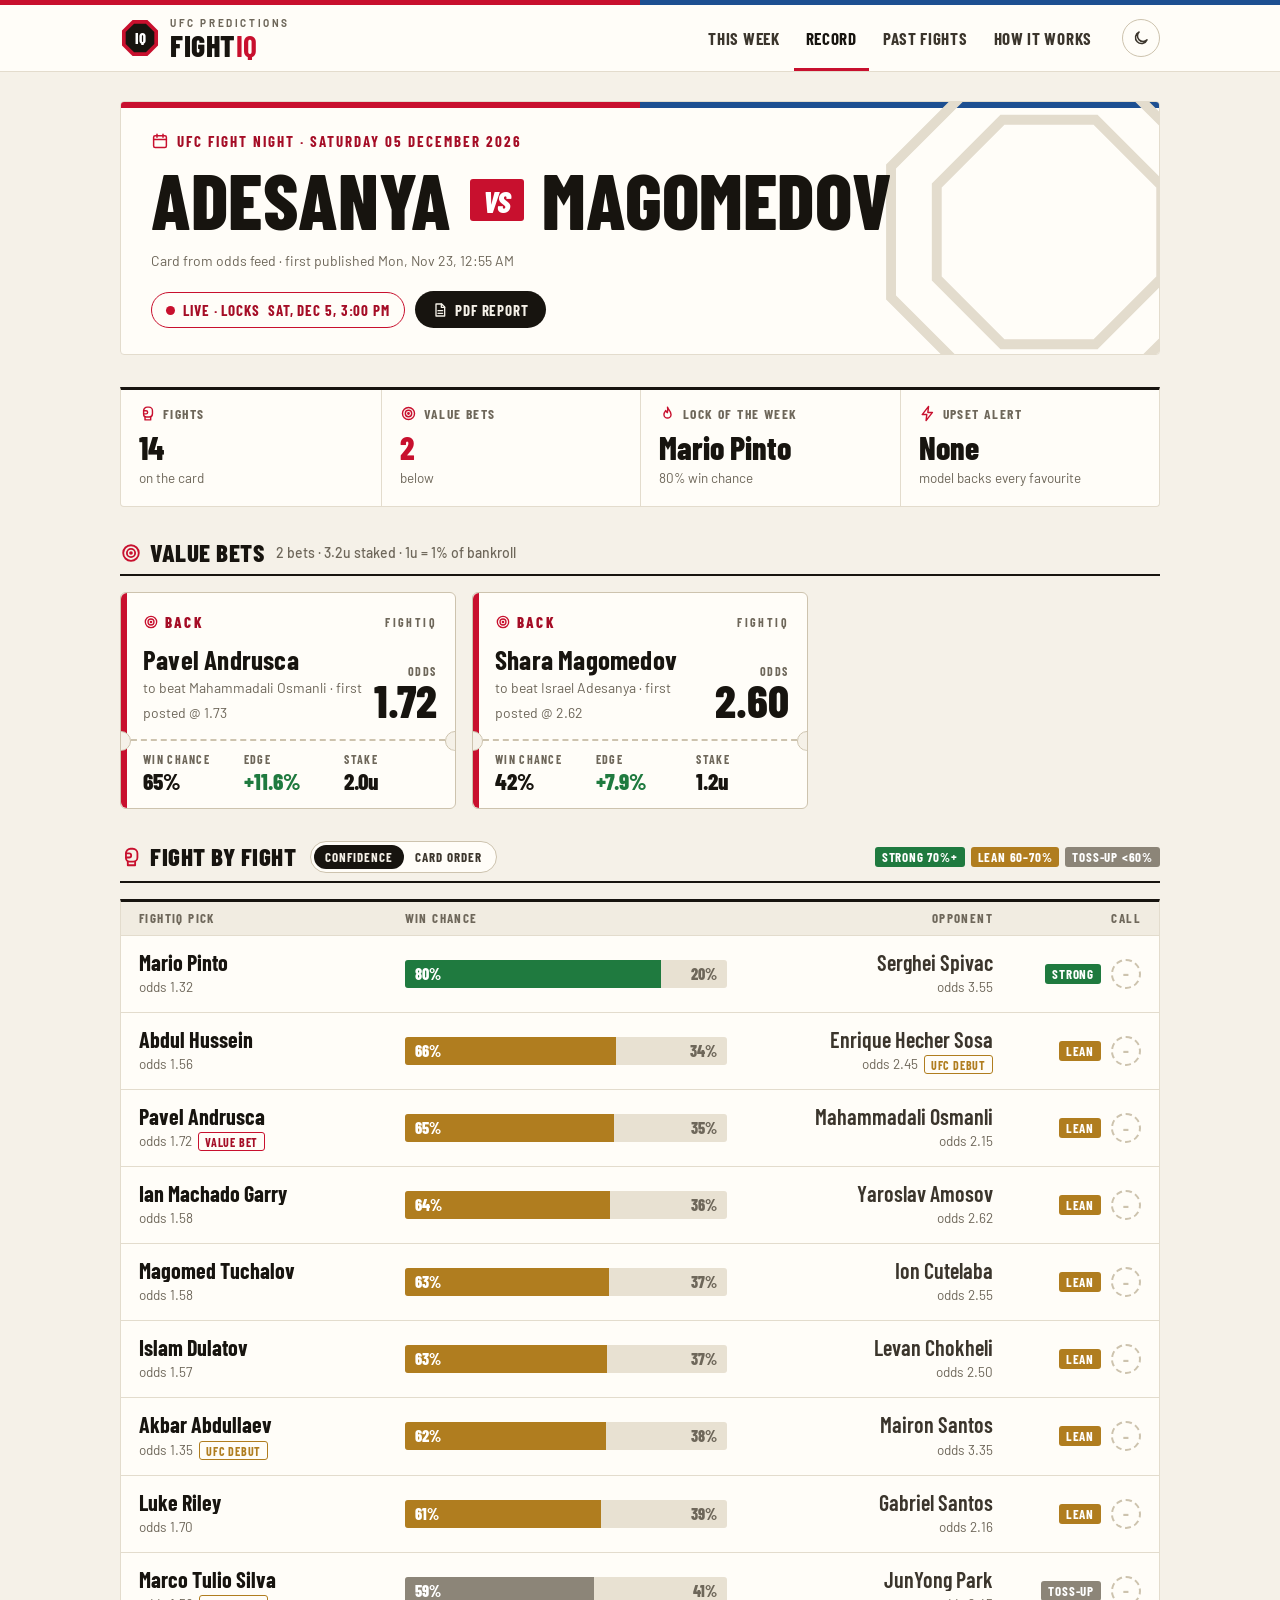
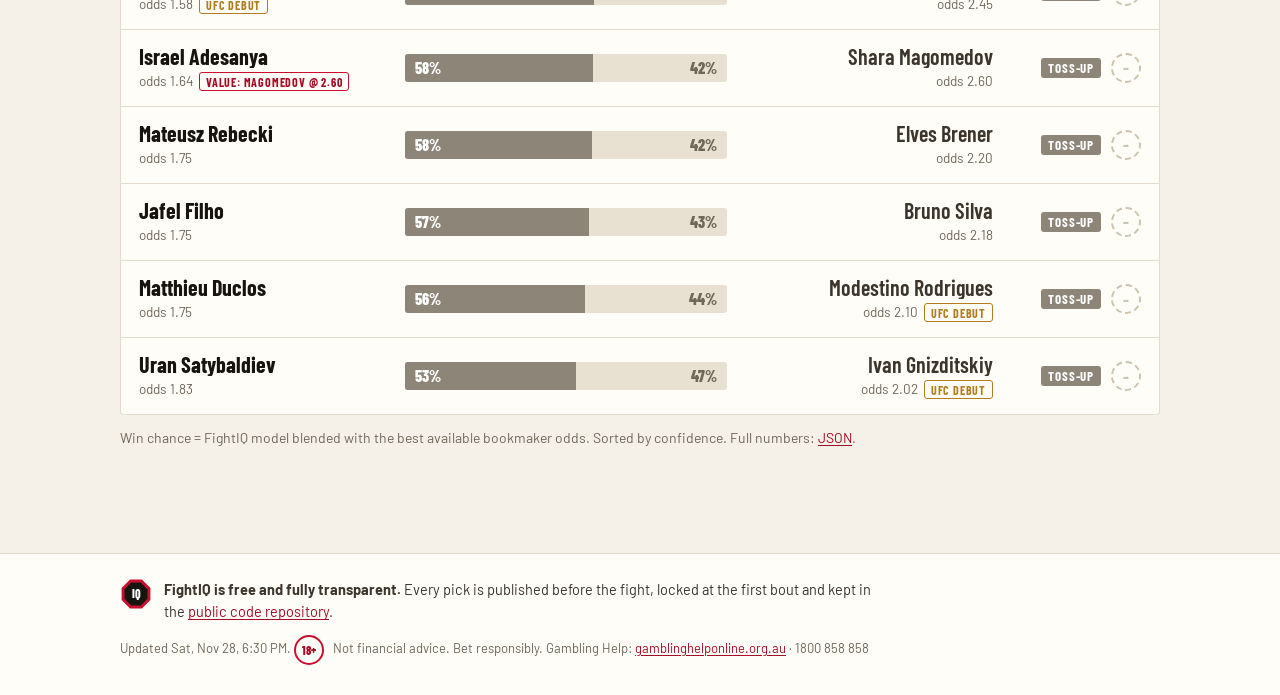
<file: site/weeks/2026-12-05_UFC-Fight-Night-Adesanya-vs-Magomedov.html>
<!doctype html>
<html lang="en">
<head>
<meta charset="utf-8">
<meta name="viewport" content="width=device-width, initial-scale=1">
<title>UFC Fight Night: Adesanya vs. Magomedov · UFC FightIQ</title>
<meta name="description" content="UFC FightIQ: free, fully transparent UFC fight predictions, value bets and a public track record.">
<meta name="theme-color" content="#f5f1e8">
<link rel="icon" href="../assets/logo.svg" type="image/svg+xml">
<link rel="preconnect" href="https://fonts.googleapis.com"><link rel="preconnect" href="https://fonts.gstatic.com" crossorigin>
<link rel="stylesheet" href="https://fonts.googleapis.com/css2?family=Barlow+Condensed:ital,wght@0,600;0,700;0,800;1,800&family=Barlow:wght@400;500;600;700&display=swap">
<link rel="stylesheet" href="../assets/style.css?v=7cd8a8290e">
<script>try{var t=localStorage.getItem("fightiq-theme");if(t)document.documentElement.setAttribute("data-theme",t)}catch(e){}</script>
</head>
<body>
<header class="top">
  <div class="wrap top-in">
    <a class="brand" href="../index.html" aria-label="FightIQ home"><svg class="logo" viewBox="0 0 40 40" aria-hidden="true"><polygon points="38.02,27.46 27.46,38.02 12.54,38.02 1.98,27.46 1.98,12.54 12.54,1.98 27.46,1.98 38.02,12.54" fill="#C8102E"/><polygon points="34.32,25.93 25.93,34.32 14.07,34.32 5.68,25.93 5.68,14.07 14.07,5.68 25.93,5.68 34.32,14.07" fill="#17140F"/><text x="20" y="25.6" text-anchor="middle" font-size="15" font-weight="800" fill="#fff" font-family="Barlow Condensed,Arial Narrow,Helvetica,sans-serif">IQ</text></svg><span class="word"><small>UFC predictions</small>FIGHT<b>IQ</b></span></a>
    <nav aria-label="Main"><a href="../index.html">This week</a><a href="../record.html" class="on" aria-current="page">Record</a><a href="../search.html">Past fights</a><a href="../model.html">How it works</a></nav>
    <button class="theme" type="button" aria-label="Switch light or dark mode"><span class="ico moon"><svg viewBox="0 0 24 24" aria-hidden="true"><path d="M20 14.5A8 8 0 1 1 9.5 4a6.5 6.5 0 0 0 10.5 10.5z"/></svg></span><span class="ico sun"><svg viewBox="0 0 24 24" aria-hidden="true"><circle cx="12" cy="12" r="4"/><path d="M12 2v2.5M12 19.5V22M4.9 4.9l1.8 1.8M17.3 17.3l1.8 1.8M2 12h2.5M19.5 12H22M4.9 19.1l1.8-1.8M17.3 6.7l1.8-1.8"/></svg></span></button>
  </div>
</header>
<main class="wrap">

<section class="poster">
  <svg class="watermark" viewBox="0 0 40 40" aria-hidden="true"><polygon points="37.55,27.27 27.27,37.55 12.73,37.55 2.45,27.27 2.45,12.73 12.73,2.45 27.27,2.45 37.55,12.73"/><polygon points="32.47,25.17 25.17,32.47 14.83,32.47 7.53,25.17 7.53,14.83 14.83,7.53 25.17,7.53 32.47,14.83"/></svg>
  <div class="poster-copy">
    <p class="kicker"><span class="ico"><svg viewBox="0 0 24 24" aria-hidden="true"><rect x="3.5" y="5" width="17" height="15.5" rx="2"/><path d="M3.5 10h17M8 3v4M16 3v4"/></svg></span>UFC Fight Night · Saturday 05 December 2026</p>
    <h1 class="bout" aria-label="UFC Fight Night: Adesanya vs. Magomedov"><span>Adesanya</span><i>vs</i><span>Magomedov</span></h1>
    <p class="meta">Card from odds feed · first published
    <time datetime="2026-11-23T00:55:27+00:00">2026-11-23</time></p>
    
  </div>
  <div class="poster-side"><span class="status live"><span class="pulse"></span>Live · locks <time datetime="2026-12-05T15:00:00+00:00">2026-12-05 15:00 UTC</time></span><a class="btn" href="../reports/2026-12-05_UFC-Fight-Night-Adesanya-vs-Magomedov.pdf"><span class="ico"><svg viewBox="0 0 24 24" aria-hidden="true"><path d="M6 3h8.5L19 7.5V21H6z"/><path d="M14 3v5h5M9 13h7M9 17h7"/></svg></span>PDF report</a></div>
</section><section class="board"><div class="cell"><span class="lbl"><span class="ico"><svg viewBox="0 0 24 24" aria-hidden="true"><path d="M6.5 12V8a5 5 0 0 1 5-5H14a5 5 0 0 1 5 5v4.5a4.5 4.5 0 0 1-4.5 4.5h-4A4 4 0 0 1 6.5 13z"/><path d="M6.5 12.5H10a2.2 2.2 0 0 0 0-4.4H6.5"/><path d="M8.5 17v4h8v-4"/></svg></span>Fights</span><strong class="val">14</strong><span class="sub">on the card</span></div><div class="cell"><span class="lbl"><span class="ico"><svg viewBox="0 0 24 24" aria-hidden="true"><circle cx="12" cy="12" r="8.5"/><circle cx="12" cy="12" r="4.5"/><circle cx="12" cy="12" r="1" fill="currentColor"/></svg></span>Value bets</span><strong class="val accent">2</strong><span class="sub">below</span></div><div class="cell"><span class="lbl"><span class="ico"><svg viewBox="0 0 24 24" aria-hidden="true"><path d="M12 3c.6 3.4 5 5.6 5 10.4a5 5 0 0 1-10 0c0-2.6 1.6-4.3 2.6-5.7.4 1.7 1.2 2.7 2.2 3.2.7-2.4.8-5 .2-7.9z"/></svg></span>Lock of the week</span><strong class="val">Mario Pinto</strong><span class="sub">80% win chance</span></div><div class="cell"><span class="lbl"><span class="ico"><svg viewBox="0 0 24 24" aria-hidden="true"><path d="M13.5 2 4.5 13.5h6.5L10 22l9-11.5h-6.5z"/></svg></span>Upset alert</span><strong class="val">None</strong><span class="sub">model backs every favourite</span></div></section>
<section><h2><span class="ico"><svg viewBox="0 0 24 24" aria-hidden="true"><circle cx="12" cy="12" r="8.5"/><circle cx="12" cy="12" r="4.5"/><circle cx="12" cy="12" r="1" fill="currentColor"/></svg></span>Value bets<span class="h2-note">2 bets · 3.2u staked · 1u = 1% of bankroll</span></h2><div class="slips"><article class="slip">
  <div class="slip-top"><span class="stamp"><span class="ico"><svg viewBox="0 0 24 24" aria-hidden="true"><circle cx="12" cy="12" r="8.5"/><circle cx="12" cy="12" r="4.5"/><circle cx="12" cy="12" r="1" fill="currentColor"/></svg></span>Back</span><span class="slip-id">FightIQ</span></div>
  <div class="slip-main"><div><h3>Pavel Andrusca</h3><small>to beat Mahammadali Osmanli · first posted @ 1.73</small></div>
  <div class="odds"><span>Odds</span><strong>1.72</strong></div></div>
  <div class="perf" aria-hidden="true"></div>
  <dl class="slip-stats"><div><dt>Win chance</dt><dd>65%</dd></div>
  <div><dt>Edge</dt><dd class="good">+11.6%</dd></div><div><dt>Stake</dt><dd>2.0u</dd></div></dl>
</article><article class="slip">
  <div class="slip-top"><span class="stamp"><span class="ico"><svg viewBox="0 0 24 24" aria-hidden="true"><circle cx="12" cy="12" r="8.5"/><circle cx="12" cy="12" r="4.5"/><circle cx="12" cy="12" r="1" fill="currentColor"/></svg></span>Back</span><span class="slip-id">FightIQ</span></div>
  <div class="slip-main"><div><h3>Shara Magomedov</h3><small>to beat Israel Adesanya · first posted @ 2.62</small></div>
  <div class="odds"><span>Odds</span><strong>2.60</strong></div></div>
  <div class="perf" aria-hidden="true"></div>
  <dl class="slip-stats"><div><dt>Win chance</dt><dd>42%</dd></div>
  <div><dt>Edge</dt><dd class="good">+7.9%</dd></div><div><dt>Stake</dt><dd>1.2u</dd></div></dl>
</article></div></section>
<section>
  <h2><span class="ico"><svg viewBox="0 0 24 24" aria-hidden="true"><path d="M6.5 12V8a5 5 0 0 1 5-5H14a5 5 0 0 1 5 5v4.5a4.5 4.5 0 0 1-4.5 4.5h-4A4 4 0 0 1 6.5 13z"/><path d="M6.5 12.5H10a2.2 2.2 0 0 0 0-4.4H6.5"/><path d="M8.5 17v4h8v-4"/></svg></span>Fight by fight <span class="sort" role="group" aria-label="Order fights by"><button type="button" class="sort-btn" data-sort="conf" aria-pressed="true">Confidence</button><button type="button" class="sort-btn" data-sort="card" aria-pressed="false">Card order</button></span><span class="legend"><span class="tier strong">Strong 70%+</span><span class="tier lean">Lean 60–70%</span><span class="tier toss">Toss-up &lt;60%</span></span></h2>
  <div class="tape" role="table" aria-label="FightIQ picks for every fight" data-sort="conf">
    <div class="bout-row tape-head" role="row"><span role="columnheader">FightIQ pick</span><span role="columnheader">Win chance</span>
    <span role="columnheader">Opponent</span><span role="columnheader">Call</span></div>
    <div class="bout-row" role="row" data-card="3" data-p="0.7954">
  <div class="corner pick" role="cell"><b>Mario Pinto</b><small>odds 1.32</small></div>
  <div class="split" role="cell" data-tip="Mario Pinto: 79.5% · model 79.0% · bookies 74.3%"><span class="seg strong" style="width:79.5%">80%</span><span class="seg opp">20%</span></div>
  <div class="corner opp" role="cell"><b>Serghei Spivac</b><small>odds 3.55</small></div>
  <div class="call" role="cell"><span class="tier strong">Strong</span><span class="res pending" title="Result not in yet">–</span></div>
</div><div class="bout-row" role="row" data-card="12" data-p="0.6562">
  <div class="corner pick" role="cell"><b>Abdul Hussein</b><small>odds 1.56</small></div>
  <div class="split" role="cell" data-tip="Abdul Hussein: 65.6% · model 66.4% · bookies 61.9%"><span class="seg lean" style="width:65.6%">66%</span><span class="seg opp">34%</span></div>
  <div class="corner opp" role="cell"><b>Enrique Hecher Sosa</b><small>odds 2.45<span class="tag">UFC debut</span></small></div>
  <div class="call" role="cell"><span class="tier lean">Lean</span><span class="res pending" title="Result not in yet">–</span></div>
</div><div class="bout-row" role="row" data-card="10" data-p="0.6486">
  <div class="corner pick" role="cell"><b>Pavel Andrusca</b><small>odds 1.72<span class="tag accent">Value bet</span></small></div>
  <div class="split" role="cell" data-tip="Pavel Andrusca: 64.9% · model 78.2% · bookies 56.0%"><span class="seg lean" style="width:64.9%">65%</span><span class="seg opp">35%</span></div>
  <div class="corner opp" role="cell"><b>Mahammadali Osmanli</b><small>odds 2.15</small></div>
  <div class="call" role="cell"><span class="tier lean">Lean</span><span class="res pending" title="Result not in yet">–</span></div>
</div><div class="bout-row" role="row" data-card="2" data-p="0.6360">
  <div class="corner pick" role="cell"><b>Ian Machado Garry</b><small>odds 1.58<span class="slot">Co-main</span></small></div>
  <div class="split" role="cell" data-tip="Ian Machado Garry: 63.6% · model 57.8% · bookies 62.6%"><span class="seg lean" style="width:63.6%">64%</span><span class="seg opp">36%</span></div>
  <div class="corner opp" role="cell"><b>Yaroslav Amosov</b><small>odds 2.62</small></div>
  <div class="call" role="cell"><span class="tier lean">Lean</span><span class="res pending" title="Result not in yet">–</span></div>
</div><div class="bout-row" role="row" data-card="6" data-p="0.6337">
  <div class="corner pick" role="cell"><b>Magomed Tuchalov</b><small>odds 1.58</small></div>
  <div class="split" role="cell" data-tip="Magomed Tuchalov: 63.4% · model 58.4% · bookies 62.2%"><span class="seg lean" style="width:63.4%">63%</span><span class="seg opp">37%</span></div>
  <div class="corner opp" role="cell"><b>Ion Cutelaba</b><small>odds 2.55</small></div>
  <div class="call" role="cell"><span class="tier lean">Lean</span><span class="res pending" title="Result not in yet">–</span></div>
</div><div class="bout-row" role="row" data-card="4" data-p="0.6272">
  <div class="corner pick" role="cell"><b>Islam Dulatov</b><small>odds 1.57</small></div>
  <div class="split" role="cell" data-tip="Islam Dulatov: 62.7% · model 56.5% · bookies 62.1%"><span class="seg lean" style="width:62.7%">63%</span><span class="seg opp">37%</span></div>
  <div class="corner opp" role="cell"><b>Levan Chokheli</b><small>odds 2.50</small></div>
  <div class="call" role="cell"><span class="tier lean">Lean</span><span class="res pending" title="Result not in yet">–</span></div>
</div><div class="bout-row" role="row" data-card="5" data-p="0.6225">
  <div class="corner pick" role="cell"><b>Akbar Abdullaev</b><small>odds 1.35<span class="tag">UFC debut</span></small></div>
  <div class="split" role="cell" data-tip="Akbar Abdullaev: 62.3% · model 23.9% · bookies 72.5%"><span class="seg lean" style="width:62.3%">62%</span><span class="seg opp">38%</span></div>
  <div class="corner opp" role="cell"><b>Mairon Santos</b><small>odds 3.35</small></div>
  <div class="call" role="cell"><span class="tier lean">Lean</span><span class="res pending" title="Result not in yet">–</span></div>
</div><div class="bout-row" role="row" data-card="13" data-p="0.6069">
  <div class="corner pick" role="cell"><b>Luke Riley</b><small>odds 1.70</small></div>
  <div class="split" role="cell" data-tip="Luke Riley: 60.7% · model 65.8% · bookies 56.4%"><span class="seg lean" style="width:60.7%">61%</span><span class="seg opp">39%</span></div>
  <div class="corner opp" role="cell"><b>Gabriel Santos</b><small>odds 2.16</small></div>
  <div class="call" role="cell"><span class="tier lean">Lean</span><span class="res pending" title="Result not in yet">–</span></div>
</div><div class="bout-row" role="row" data-card="9" data-p="0.5855">
  <div class="corner pick" role="cell"><b>Marco Tulio Silva</b><small>odds 1.58<span class="tag">UFC debut</span></small></div>
  <div class="split" role="cell" data-tip="Marco Tulio Silva: 58.6% · model 44.5% · bookies 61.5%"><span class="seg toss" style="width:58.6%">59%</span><span class="seg opp">41%</span></div>
  <div class="corner opp" role="cell"><b>JunYong Park</b><small>odds 2.45</small></div>
  <div class="call" role="cell"><span class="tier toss">Toss-up</span><span class="res pending" title="Result not in yet">–</span></div>
</div><div class="bout-row" role="row" data-card="1" data-p="0.5848">
  <div class="corner pick" role="cell"><b>Israel Adesanya</b><small>odds 1.64<span class="slot">Main event</span><span class="tag accent">Value: Magomedov @ 2.60</span></small></div>
  <div class="split" role="cell" data-tip="Israel Adesanya: 58.5% · model 45.0% · bookies 61.2%"><span class="seg toss" style="width:58.5%">58%</span><span class="seg opp">42%</span></div>
  <div class="corner opp" role="cell"><b>Shara Magomedov</b><small>odds 2.60</small></div>
  <div class="call" role="cell"><span class="tier toss">Toss-up</span><span class="res pending" title="Result not in yet">–</span></div>
</div><div class="bout-row" role="row" data-card="14" data-p="0.5825">
  <div class="corner pick" role="cell"><b>Mateusz Rebecki</b><small>odds 1.75</small></div>
  <div class="split" role="cell" data-tip="Mateusz Rebecki: 58.2% · model 59.6% · bookies 55.9%"><span class="seg toss" style="width:58.2%">58%</span><span class="seg opp">42%</span></div>
  <div class="corner opp" role="cell"><b>Elves Brener</b><small>odds 2.20</small></div>
  <div class="call" role="cell"><span class="tier toss">Toss-up</span><span class="res pending" title="Result not in yet">–</span></div>
</div><div class="bout-row" role="row" data-card="7" data-p="0.5722">
  <div class="corner pick" role="cell"><b>Jafel Filho</b><small>odds 1.75</small></div>
  <div class="split" role="cell" data-tip="Jafel Filho: 57.2% · model 56.9% · bookies 55.7%"><span class="seg toss" style="width:57.2%">57%</span><span class="seg opp">43%</span></div>
  <div class="corner opp" role="cell"><b>Bruno Silva</b><small>odds 2.18</small></div>
  <div class="call" role="cell"><span class="tier toss">Toss-up</span><span class="res pending" title="Result not in yet">–</span></div>
</div><div class="bout-row" role="row" data-card="11" data-p="0.5584">
  <div class="corner pick" role="cell"><b>Matthieu Duclos</b><small>odds 1.75</small></div>
  <div class="split" role="cell" data-tip="Matthieu Duclos: 55.8% · model 54.8% · bookies 54.9%"><span class="seg toss" style="width:55.8%">56%</span><span class="seg opp">44%</span></div>
  <div class="corner opp" role="cell"><b>Modestino Rodrigues</b><small>odds 2.10<span class="tag">UFC debut</span></small></div>
  <div class="call" role="cell"><span class="tier toss">Toss-up</span><span class="res pending" title="Result not in yet">–</span></div>
</div><div class="bout-row" role="row" data-card="8" data-p="0.5313">
  <div class="corner pick" role="cell"><b>Uran Satybaldiev</b><small>odds 1.83</small></div>
  <div class="split" role="cell" data-tip="Uran Satybaldiev: 53.1% · model 52.5% · bookies 52.6%"><span class="seg toss" style="width:53.1%">53%</span><span class="seg opp">47%</span></div>
  <div class="corner opp" role="cell"><b>Ivan Gnizditskiy</b><small>odds 2.02<span class="tag">UFC debut</span></small></div>
  <div class="call" role="cell"><span class="tier toss">Toss-up</span><span class="res pending" title="Result not in yet">–</span></div>
</div>
  </div>
  <p class="note">Win chance = FightIQ model blended with the best available bookmaker odds. <span class="sort-note">Sorted by confidence.</span> Full numbers: <a href="../data/weeks/2026-12-05_UFC-Fight-Night-Adesanya-vs-Magomedov.json">JSON</a>.</p>
</section>
</main>
<footer class="foot">
  <div class="wrap foot-in">
    <div class="foot-brand"><svg class="logo" viewBox="0 0 40 40" aria-hidden="true"><polygon points="38.02,27.46 27.46,38.02 12.54,38.02 1.98,27.46 1.98,12.54 12.54,1.98 27.46,1.98 38.02,12.54" fill="#C8102E"/><polygon points="34.32,25.93 25.93,34.32 14.07,34.32 5.68,25.93 5.68,14.07 14.07,5.68 25.93,5.68 34.32,14.07" fill="#17140F"/><text x="20" y="25.6" text-anchor="middle" font-size="15" font-weight="800" fill="#fff" font-family="Barlow Condensed,Arial Narrow,Helvetica,sans-serif">IQ</text></svg><p><b>FightIQ is free and fully transparent.</b> Every pick is published before the fight,
    locked at the first bout and kept in the <a href="https://github.com/johnthewizwe23/FightIQ">public code repository</a>.</p></div>
    <p class="foot-small">Updated <time datetime="2026-11-28T18:30:10+00:00">2026-11-28 18:30 UTC</time>. <span class="age">18+</span> Not financial advice. Bet responsibly. Gambling Help:
    <a href="https://www.gamblinghelponline.org.au">gamblinghelponline.org.au</a> · 1800 858 858</p>
  </div>
</footer>
<script src="../assets/app.js?v=45d0e978c8"></script>
</body>
</html>
</file>
<file: site/assets/style.css>
:root{color-scheme:light;--paper:#f5f1e8;--card:#fffdf8;--card-2:#f1ece1;--ink:#17140f;--ink-2:#3b352c;--muted:#6e675a;
--line:#e3dccd;--line-2:#cdc3ae;--red:#c8102e;--red-ink:#a50d26;--red-soft:#f8e4e2;--blue:#1d4f91;--good:#1f7a3f;--bad:#b42318;
--strong:#1f7a3f;--lean:#b07d1f;--toss:#8c8578;--series:#1d4f91;--grid:#e8e2d5;--opp:#e8e1d2;
--display:"Barlow Condensed","Arial Narrow",Impact,sans-serif;--body:Barlow,"Segoe UI",Roboto,Helvetica,Arial,sans-serif}
:root[data-theme="dark"]{color-scheme:dark;--paper:#141311;--card:#1d1b18;--card-2:#25221e;--ink:#f3efe7;--ink-2:#d8d1c3;
--muted:#a69f91;--line:#33302a;--line-2:#4b463d;--red:#ef4056;--red-ink:#ff7385;--red-soft:#3a1b1f;--blue:#7aa5e6;--good:#55c27f;
--bad:#f2685d;--strong:#2f9e5b;--lean:#c4922f;--toss:#77705f;--series:#7aa5e6;--grid:#2c2924;--opp:#302d27}
*{box-sizing:border-box}html{-webkit-text-size-adjust:100%}[hidden]{display:none!important}
body{margin:0;background:var(--paper);color:var(--ink);font:16px/1.55 var(--body)}
a{color:var(--red-ink);text-underline-offset:2px}a:hover{color:var(--red)}
.wrap{max-width:1080px;margin:0 auto;padding:0 20px}
.ico{display:inline-flex;width:18px;height:18px;flex:none;color:var(--red)}
.ico svg{width:100%;height:100%;fill:none;stroke:currentColor;stroke-width:2;stroke-linecap:round;stroke-linejoin:round}
.vh{position:absolute;width:1px;height:1px;overflow:hidden;clip:rect(0 0 0 0);white-space:nowrap}
.muted{color:var(--muted)}.small{font-size:13px}.good{color:var(--good)}.bad{color:var(--bad)}.accent{color:var(--red)}

.top{background:var(--card);box-shadow:0 1px 0 var(--line);position:sticky;top:0;z-index:5}
.top::before{content:"";display:block;height:5px;background:linear-gradient(90deg,var(--red) 0 50%,var(--blue) 50% 100%)}
.top-in{display:flex;align-items:center;gap:18px;min-height:66px}
.brand{display:flex;align-items:center;gap:10px;text-decoration:none;color:var(--ink);margin-right:auto}
.brand:hover{color:var(--ink)}.logo{width:40px;height:40px;flex:none}
.word{font:800 30px/.9 var(--display);letter-spacing:.5px}.word b{color:var(--red)}
.word small{display:block;font:700 10px/1 var(--body);letter-spacing:2.6px;text-transform:uppercase;color:var(--muted);margin-bottom:4px}
nav{display:flex;gap:2px}
nav a{font:700 17px/1 var(--display);letter-spacing:.7px;text-transform:uppercase;color:var(--ink-2);text-decoration:none;
padding:24px 12px 21px;border-bottom:3px solid transparent}
nav a:hover{color:var(--red)}nav a.on{color:var(--ink);border-bottom-color:var(--red)}
.theme{appearance:none;border:1.5px solid var(--line-2);background:var(--card);width:38px;height:38px;border-radius:50%;
display:grid;place-items:center;cursor:pointer;padding:0}
.theme .ico{color:var(--ink-2)}.theme .sun,[data-theme="dark"] .theme .moon{display:none}[data-theme="dark"] .theme .sun{display:inline-flex}

main.wrap{padding:30px 20px 56px}
section{margin:32px 0}
main.wrap > :first-child{margin-top:0}
h1{font:800 48px/.96 var(--display);letter-spacing:.2px;text-transform:uppercase;margin:8px 0 12px}
h2{display:flex;align-items:center;flex-wrap:wrap;gap:8px;font:800 25px/1.1 var(--display);text-transform:uppercase;letter-spacing:.5px;
margin:0 0 16px;padding-bottom:8px;border-bottom:2px solid var(--ink)}
h2 .ico{width:22px;height:22px}
h3{margin:0;font:700 22px/1.1 var(--display);letter-spacing:.2px}
.h2-note{font:500 14px/1.3 var(--body);text-transform:none;letter-spacing:0;color:var(--muted);margin-left:4px}
.kicker{display:flex;align-items:center;gap:8px;margin:0;font:700 15px/1.2 var(--display);letter-spacing:2px;text-transform:uppercase;color:var(--red-ink)}
.lede{margin:0;max-width:690px;color:var(--ink-2);font-size:17px}
.note{color:var(--muted);font-size:14px;margin:12px 0 0}

.hero{display:flex;justify-content:space-between;align-items:flex-end;gap:16px 24px;flex-wrap:wrap;margin-top:6px;
padding-bottom:24px;border-bottom:1px solid var(--line)}
.hero-side,.poster-side{display:flex;gap:10px;align-items:center;flex-wrap:wrap}
.btn{display:inline-flex;align-items:center;gap:7px;background:var(--ink);color:var(--paper);border:0;padding:11px 17px 10px;
border-radius:999px;text-decoration:none;font:700 15px/1 var(--display);letter-spacing:.9px;text-transform:uppercase;cursor:pointer}
.btn .ico{color:inherit;width:16px;height:16px}.btn:hover{background:var(--red);color:#fff}

.poster{position:relative;overflow:hidden;background:var(--card);border:1px solid var(--line);border-radius:4px;
padding:30px 30px 26px;display:flex;justify-content:space-between;align-items:flex-end;gap:20px;flex-wrap:wrap}
.poster::before{content:"";position:absolute;left:0;right:0;top:0;height:6px;background:linear-gradient(90deg,var(--red) 0 50%,var(--blue) 50% 100%)}
.watermark{position:absolute;right:-70px;top:-50px;width:360px;height:360px;fill:none;stroke:var(--line);stroke-width:1.1;pointer-events:none}
.poster-copy,.poster-side{position:relative}.poster-copy{max-width:780px}
.bout{font-size:clamp(40px,7.4vw,78px);line-height:.92;margin:14px 0;display:flex;flex-wrap:wrap;align-items:center;gap:4px 18px}
.bout i{font:italic 800 .4em/1 var(--display);color:#fff;background:var(--red);padding:.2em .42em .14em;border-radius:3px}
.meta{margin:0;color:var(--muted);font-size:14px}
.status{display:inline-flex;align-items:center;gap:8px;font:700 15px/1 var(--display);letter-spacing:.9px;text-transform:uppercase;
padding:10px 14px 9px;border-radius:999px;border:1.5px solid var(--line-2);color:var(--ink-2)}
.status .ico{width:16px;height:16px;color:inherit}.status.live{border-color:var(--red);color:var(--red-ink)}
.pulse{width:9px;height:9px;border-radius:50%;background:var(--red);animation:pulse 1.8s infinite}
@keyframes pulse{0%{box-shadow:0 0 0 0 rgba(200,16,46,.55)}70%,100%{box-shadow:0 0 0 9px rgba(200,16,46,0)}}
@media (prefers-reduced-motion:reduce){.pulse{animation:none}}

.board{display:grid;grid-template-columns:repeat(auto-fit,minmax(190px,1fr));background:var(--card);border:1px solid var(--line);
border-top:3px solid var(--ink);border-radius:0 0 4px 4px}
.cell{padding:15px 18px 17px;border-left:1px solid var(--line);min-width:0}.cell:first-child{border-left:0}
.cell .lbl{display:flex;align-items:center;gap:7px;font:700 13.5px/1 var(--display);letter-spacing:1.4px;text-transform:uppercase;color:var(--muted)}
.cell .lbl .ico{width:17px;height:17px}
.cell .val{display:block;font:800 32px/1.05 var(--display);margin:9px 0 3px;white-space:nowrap;overflow:hidden;text-overflow:ellipsis}
.cell .sub{display:block;font-size:13.5px;color:var(--muted)}

.slips{display:grid;grid-template-columns:repeat(auto-fill,minmax(290px,1fr));gap:16px}
.slip{position:relative;background:var(--card);border:1px solid var(--line-2);border-radius:6px;padding:14px 18px 15px 22px}
.slip::before{content:"";position:absolute;left:0;top:0;bottom:0;width:6px;background:var(--red);border-radius:6px 0 0 6px}
.slip-top{display:flex;justify-content:space-between;align-items:center;min-height:30px}
.stamp{display:inline-flex;align-items:center;gap:6px;font:800 15px/1 var(--display);letter-spacing:2.2px;text-transform:uppercase;color:var(--red-ink)}
.stamp .ico{width:16px;height:16px}
.slip-id{font:700 12px/1 var(--display);letter-spacing:2.4px;text-transform:uppercase;color:var(--muted)}
.slip-main{display:flex;justify-content:space-between;align-items:flex-end;gap:12px;margin-top:8px}
.slip-main h3{font-size:27px}.slip-main small{color:var(--muted);font-size:14px}
.odds{text-align:right}.odds span{display:block;font:700 12px/1 var(--display);letter-spacing:1.6px;text-transform:uppercase;color:var(--muted)}
.odds strong{font:800 46px/1 var(--display)}
.perf{position:relative;border-top:2px dashed var(--line-2);margin:14px -18px 12px -22px}
.perf::before,.perf::after{content:"";position:absolute;top:-10px;width:18px;height:18px;border-radius:50%;background:var(--paper);border:1px solid var(--line-2)}
.perf::before{left:-10px;clip-path:inset(0 0 0 50%)}.perf::after{right:-10px;clip-path:inset(0 50% 0 0)}
.slip-stats{display:grid;grid-template-columns:repeat(3,1fr);gap:8px;margin:0}.slip-stats div{min-width:0}
.slip-stats dt{font:700 12px/1 var(--display);letter-spacing:1.3px;text-transform:uppercase;color:var(--muted)}
.slip-stats dd{margin:5px 0 0;font:800 23px/1 var(--display)}
.empty{background:var(--card);border:1.5px dashed var(--line-2);border-radius:6px;padding:22px;color:var(--muted);text-align:center}

.legend{display:inline-flex;gap:6px;margin-left:auto;flex-wrap:wrap}
.sort{display:inline-flex;background:var(--card);border:1.5px solid var(--line-2);border-radius:999px;padding:3px;margin-left:6px}
.sort-btn{appearance:none;border:0;background:transparent;color:var(--ink-2);font:700 13px/1 var(--display);letter-spacing:1px;
text-transform:uppercase;padding:6px 11px 5px;border-radius:999px;cursor:pointer}
.sort-btn:hover{color:var(--red)}.sort-btn[aria-pressed="true"]{background:var(--ink);color:var(--paper)}
.slot{display:none;font:700 12px/1 var(--display);letter-spacing:1px;text-transform:uppercase;color:var(--ink-2);
background:var(--card-2);border-radius:3px;padding:4px 6px 3px}
.tape[data-sort="card"] .slot{display:inline-block}
.tier{display:inline-block;font:700 13px/1 var(--display);letter-spacing:.8px;text-transform:uppercase;border-radius:3px;padding:4px 7px 3px;color:#fff}
.tier.strong{background:var(--strong)}.tier.lean{background:var(--lean)}.tier.toss{background:var(--toss)}
.res{display:inline-grid;place-items:center;min-width:30px;height:30px;padding:0 5px;border-radius:999px;font:800 15px/1 var(--display);
border:2px solid currentColor}
.res.win{color:var(--good)}.res.loss{color:var(--bad)}.res.void{color:var(--muted);font-size:12px}
.res.pending{color:var(--line-2);border-style:dashed}
.tag{display:inline-block;font:700 12px/1 var(--display);letter-spacing:.8px;text-transform:uppercase;border:1.5px solid var(--lean);
color:var(--lean);border-radius:3px;padding:3px 6px 2px}
.tag.accent{border-color:var(--red);color:var(--red-ink)}

.tape,.list{background:var(--card);border:1px solid var(--line);border-top:3px solid var(--ink);border-radius:0 0 4px 4px}
.bout-row{display:grid;grid-template-columns:minmax(0,1.15fr) minmax(0,1.5fr) minmax(0,1.15fr) 130px;gap:18px;align-items:center;
padding:14px 18px;border-top:1px solid var(--line)}
.tape-head,.fhead,.ehead{border-top:0;background:var(--card-2);padding-top:10px;padding-bottom:10px;font:700 13px/1 var(--display);
letter-spacing:1.4px;text-transform:uppercase;color:var(--muted)}
.tape-head span:nth-child(3),.tape-head span:last-child{text-align:right}
.corner b{display:block;font:700 22px/1.1 var(--display);white-space:nowrap;overflow:hidden;text-overflow:ellipsis}
.corner small{display:flex;flex-wrap:wrap;gap:6px;align-items:center;color:var(--muted);font-size:13.5px;margin-top:3px}
.corner.opp{text-align:right}.corner.opp b{color:var(--ink-2);font-weight:600}.corner.opp small{justify-content:flex-end}
.split{display:flex;height:28px;border-radius:3px;overflow:hidden;background:var(--opp);cursor:default}
.seg{display:flex;align-items:center;font:800 16px/1 var(--display);padding:0 10px;white-space:nowrap}
.seg.strong{background:var(--strong);color:#fff}.seg.lean{background:var(--lean);color:#fff}.seg.toss{background:var(--toss);color:#fff}
.seg.opp{flex:1;justify-content:flex-end;color:var(--muted)}
.call{display:flex;justify-content:flex-end;align-items:center;gap:10px}

.tablewrap{overflow-x:auto;background:var(--card);border:1px solid var(--line);border-top:3px solid var(--ink);border-radius:0 0 4px 4px}
table{border-collapse:collapse;width:100%;font-size:15px}
th,td{padding:10px 14px;text-align:left;border-top:1px solid var(--line);white-space:nowrap}
thead th{border-top:0;background:var(--card-2);font:700 13px/1 var(--display);letter-spacing:1.3px;text-transform:uppercase;color:var(--muted)}
tbody tr:hover td{background:var(--card-2)}tr.hl td{background:var(--red-soft);font-weight:700}
.grid2{display:grid;grid-template-columns:repeat(auto-fit,minmax(min(100%,470px),1fr));gap:16px;margin-top:16px}
.mini{display:inline-block;width:80px;height:8px;background:var(--opp);border-radius:99px;vertical-align:middle;overflow:hidden;margin-right:6px}
.mini span{display:block;height:100%;background:var(--red);border-radius:99px}

.rounds{display:grid;grid-template-columns:repeat(auto-fit,minmax(230px,1fr));gap:14px}
.round{background:var(--card);border:1px solid var(--line);border-top:4px solid var(--red);border-radius:0 0 4px 4px;padding:16px 18px 18px}
.round:nth-child(even){border-top-color:var(--blue)}.round:nth-child(even) .ico{color:var(--blue)}
.rnum{display:block;font:800 13px/1 var(--display);letter-spacing:2.6px;text-transform:uppercase;color:var(--muted);margin-bottom:12px}
.round .ico{width:30px;height:30px}.round h3{margin:10px 0 6px}.round p{margin:0;color:var(--ink-2);font-size:15px}
.rules{margin:0;padding-left:20px}.rules li{margin:8px 0}.rules li::marker{color:var(--red)}

.chart{margin:0;background:var(--card);border:1px solid var(--line);border-radius:4px;padding:16px}
.chart figcaption{font:700 14px/1.2 var(--display);letter-spacing:1.2px;text-transform:uppercase;color:var(--muted);margin-bottom:8px}
.chart svg{width:100%;height:auto;display:block;overflow:visible}
.chart .grid{stroke:var(--grid);stroke-width:1}.chart .grid.zero{stroke:var(--muted);stroke-opacity:.5}
.chart .axis{fill:var(--muted);font-size:11px}.chart .label{fill:var(--ink);font-size:11.5px;font-weight:700}
.chart .line{fill:none;stroke:var(--series);stroke-width:2.5;stroke-linejoin:round;stroke-linecap:round}
.chart .dot,.chart .cross-dot{fill:var(--series);stroke:var(--card);stroke-width:2}.chart .cross-dot{opacity:0}
.chart .barfill{fill:var(--series)}.chart .barfill:hover{opacity:.85}
.chart .hit{fill:transparent}.chart .cross{stroke:var(--muted);stroke-width:1;opacity:0}
.tip{position:fixed;z-index:20;pointer-events:none;background:var(--ink);color:var(--paper);font-size:13px;padding:7px 10px;border-radius:4px;
max-width:280px;box-shadow:0 6px 18px rgba(0,0,0,.18);opacity:0;transition:opacity .08s}

.result-line{display:flex;align-items:center;gap:8px;margin:10px 0 0;font-size:15px;color:var(--ink-2)}
.lastcard{display:grid;grid-template-columns:auto 1fr auto;align-items:center;gap:6px 18px;background:var(--card);border:1px solid var(--line);
border-left:5px solid var(--blue);border-radius:4px;padding:12px 18px;margin-bottom:18px;text-decoration:none;color:var(--ink)}
.lastcard:hover{border-color:var(--line-2);color:var(--ink)}.lastcard b{font:700 19px/1.15 var(--display)}
.lastcard .lc-line{grid-column:1/3;color:var(--ink-2);font-size:14.5px}.lastcard .lc-line b{font:inherit;font-weight:700}
.lastcard .lc-go{grid-row:1/3;grid-column:3;display:inline-flex;align-items:center;gap:6px;font:700 15px/1 var(--display);
letter-spacing:.9px;text-transform:uppercase;color:var(--red-ink)}
.foot{border-top:1px solid var(--line);background:var(--card);margin-top:16px}
.foot-in{display:grid;gap:12px;padding:24px 20px 30px}
.foot-brand{display:flex;gap:12px;align-items:flex-start}.foot-brand .logo{width:32px;height:32px}
.foot-brand p{margin:0;max-width:720px;color:var(--ink-2);font-size:14.5px}
.foot-small{margin:0;color:var(--muted);font-size:13px}
.age{display:inline-grid;place-items:center;width:30px;height:30px;border-radius:50%;border:2px solid var(--red);color:var(--red-ink);
font:800 12px/1 var(--display);margin-right:6px;vertical-align:middle}

.tabs{display:inline-flex;background:var(--card);border:1.5px solid var(--line-2);border-radius:999px;padding:4px;margin-bottom:14px}
.tab{appearance:none;border:0;background:transparent;color:var(--ink-2);font:700 16px/1 var(--display);letter-spacing:1px;
text-transform:uppercase;padding:9px 16px 8px;border-radius:999px;display:inline-flex;align-items:center;gap:7px;cursor:pointer}
.tab .ico{width:16px;height:16px;color:inherit}.tab[aria-selected="true"]{background:var(--ink);color:var(--paper)}
.finder-bar{display:flex;gap:10px;flex-wrap:wrap}
.search{position:relative;flex:1 1 300px;min-width:0}
.search .ico{position:absolute;left:14px;top:50%;transform:translateY(-50%);color:var(--muted);pointer-events:none}
.finder-bar input,.finder-bar select{font:inherit;font-size:16px;color:var(--ink);background:var(--card);border:1.5px solid var(--line-2);
border-radius:6px;padding:11px 13px}
.search input{width:100%;padding-left:42px}.finder-bar select{font-weight:600;flex:0 1 auto}
.finder-bar input:focus,.finder-bar select:focus,.chip:focus-visible,.tab:focus-visible,.sort-btn:focus-visible,.ev-link:focus-visible,.btn:focus-visible,
.theme:focus-visible{outline:2px solid var(--blue);outline-offset:2px}
.chips{display:flex;gap:6px;flex-wrap:wrap;align-items:center;margin:12px 0 4px}
.chips > span{font:700 13px/1 var(--display);letter-spacing:1.4px;text-transform:uppercase;color:var(--muted);margin-right:4px}
.chip{font:600 14px/1 var(--body);color:var(--ink-2);background:transparent;border:1.5px solid var(--line-2);border-radius:999px;
padding:6px 12px;cursor:pointer}.chip:hover{border-color:var(--red);color:var(--red-ink)}
.summary{margin:18px 0 12px;font-size:16px}
.frow,.erow{display:grid;gap:16px;align-items:center;padding:12px 18px;border-top:1px solid var(--line)}
.frow{grid-template-columns:minmax(0,1.8fr) minmax(0,1.3fr) minmax(0,1.1fr) 52px}
.erow{grid-template-columns:minmax(0,2fr) 96px minmax(0,1.2fr) 118px 132px}
.fhead,.ehead{border-top:0}.frow > span:last-child{text-align:right}
.who b{display:block;font:700 19px/1.15 var(--display);white-space:nowrap;overflow:hidden;text-overflow:ellipsis}
.who b i{font-style:normal;font-weight:600;color:var(--muted);font-size:.8em;margin:0 3px}
.who small,.ev small{display:flex;gap:6px;flex-wrap:wrap;align-items:center;color:var(--muted);font-size:13.5px;margin-top:2px}
.frow .tier{padding:3px 6px 2px}.frow .tag{text-transform:none;letter-spacing:.2px;white-space:nowrap}
.frow .tag b{display:inline;font:inherit;font-weight:800}
.ev-link{appearance:none;border:0;background:none;padding:0;color:var(--ink);font:700 19px/1.15 var(--display);text-align:left;cursor:pointer;
text-decoration:underline;text-decoration-color:var(--line-2);text-underline-offset:3px}
.ev-link:hover{color:var(--red-ink);text-decoration-color:currentColor}
.erow b{font:800 19px/1 var(--display)}.erow .score{font-size:23px}
.rate{display:flex;align-items:center;gap:10px}.rate-bar{flex:1;height:10px;background:var(--opp);border-radius:99px;overflow:hidden}
.rate-bar span{display:block;height:100%;border-radius:99px}.rate-bar .strong{background:var(--strong)}.rate-bar .lean{background:var(--lean)}
.rate-bar .toss{background:var(--toss)}
.more{margin:16px auto 0;display:flex}

@media (max-width:760px){
.wrap{padding:0 16px}main.wrap{padding:22px 16px 44px}
.top-in{flex-wrap:wrap;gap:0 12px;min-height:0;padding-top:10px}.word{font-size:26px}
.brand{order:1}.theme{order:2}nav{order:3;width:calc(100% + 32px);overflow-x:auto;scrollbar-width:none;margin:4px -16px 0;padding:0 8px}
nav::-webkit-scrollbar{display:none}nav a{padding:12px 10px 10px;font-size:16px;white-space:nowrap}
h1{font-size:38px}h2{font-size:22px}.legend{margin-left:0}.sort{margin-left:0}
.poster{padding:24px 18px 20px}.watermark{width:230px;height:230px;right:-80px;top:-40px}
.board{grid-template-columns:1fr 1fr}.cell{border-left:0;border-top:1px solid var(--line);padding:12px 14px 14px}
.cell:nth-child(-n+2){border-top:0}.cell:nth-child(even){border-left:1px solid var(--line)}
.cell .val{font-size:25px;white-space:normal}
.slips{grid-template-columns:1fr}
.lastcard{grid-template-columns:1fr}.lastcard .lc-line{grid-column:1}.lastcard .lc-go{grid-row:auto;grid-column:1}
.tape-head,.fhead,.ehead{display:none}
.bout-row{grid-template-columns:minmax(0,1fr) minmax(0,1fr);grid-template-areas:"pick opp" "split split" "call call";row-gap:10px;padding:14px 16px}
.corner.pick{grid-area:pick}.corner.opp{grid-area:opp}.split{grid-area:split}.call{grid-area:call;justify-content:space-between}
.corner b{font-size:19px}
.frow{grid-template-columns:minmax(0,1fr) minmax(0,1fr) 34px;row-gap:8px;column-gap:12px;align-items:start;padding:12px 16px}
.frow > span:first-child{grid-column:1/-1}.frow > span:last-child{grid-column:3;grid-row:2}
.erow{grid-template-columns:1fr 1fr;row-gap:10px;padding:12px 16px}.erow > .ev{grid-column:1/-1}
[data-l]::before{content:attr(data-l);display:block;font:700 11.5px/1 var(--display);letter-spacing:1.2px;text-transform:uppercase;
color:var(--muted);margin-bottom:5px}
}
</file>
